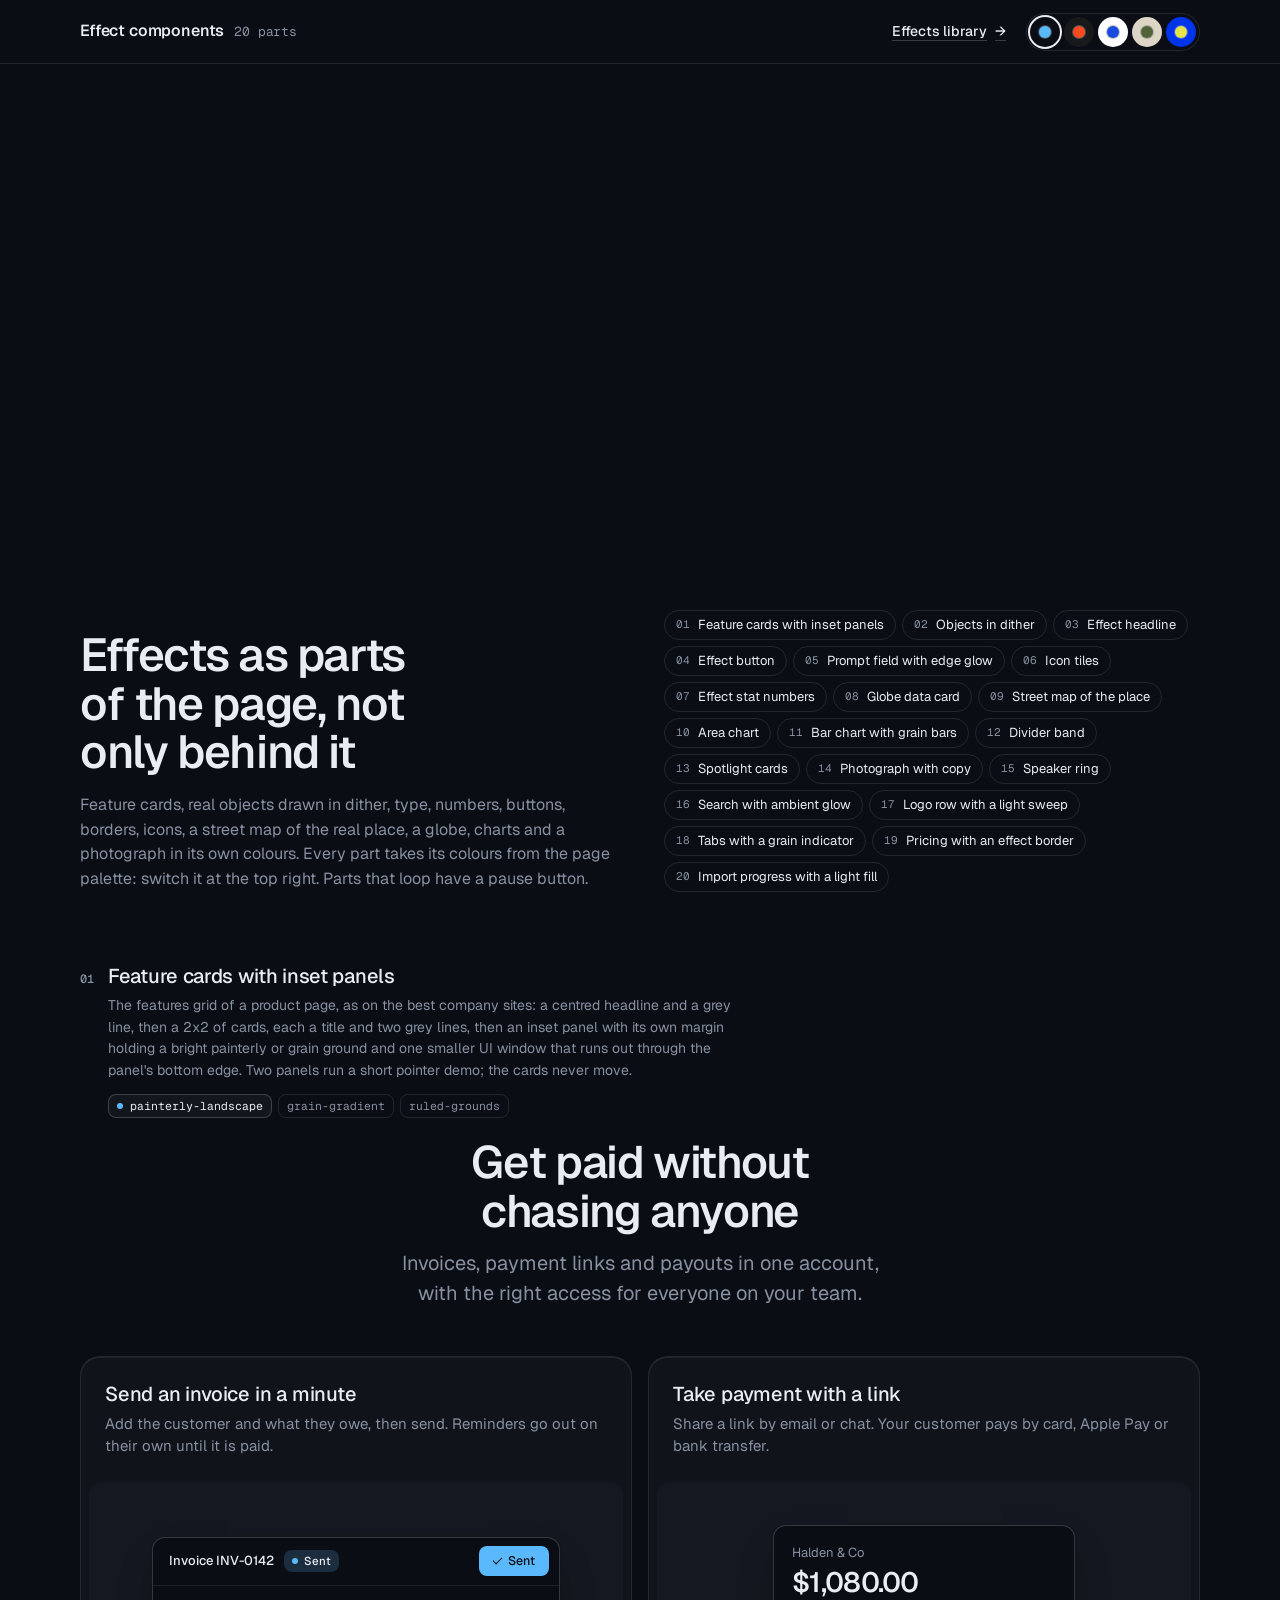
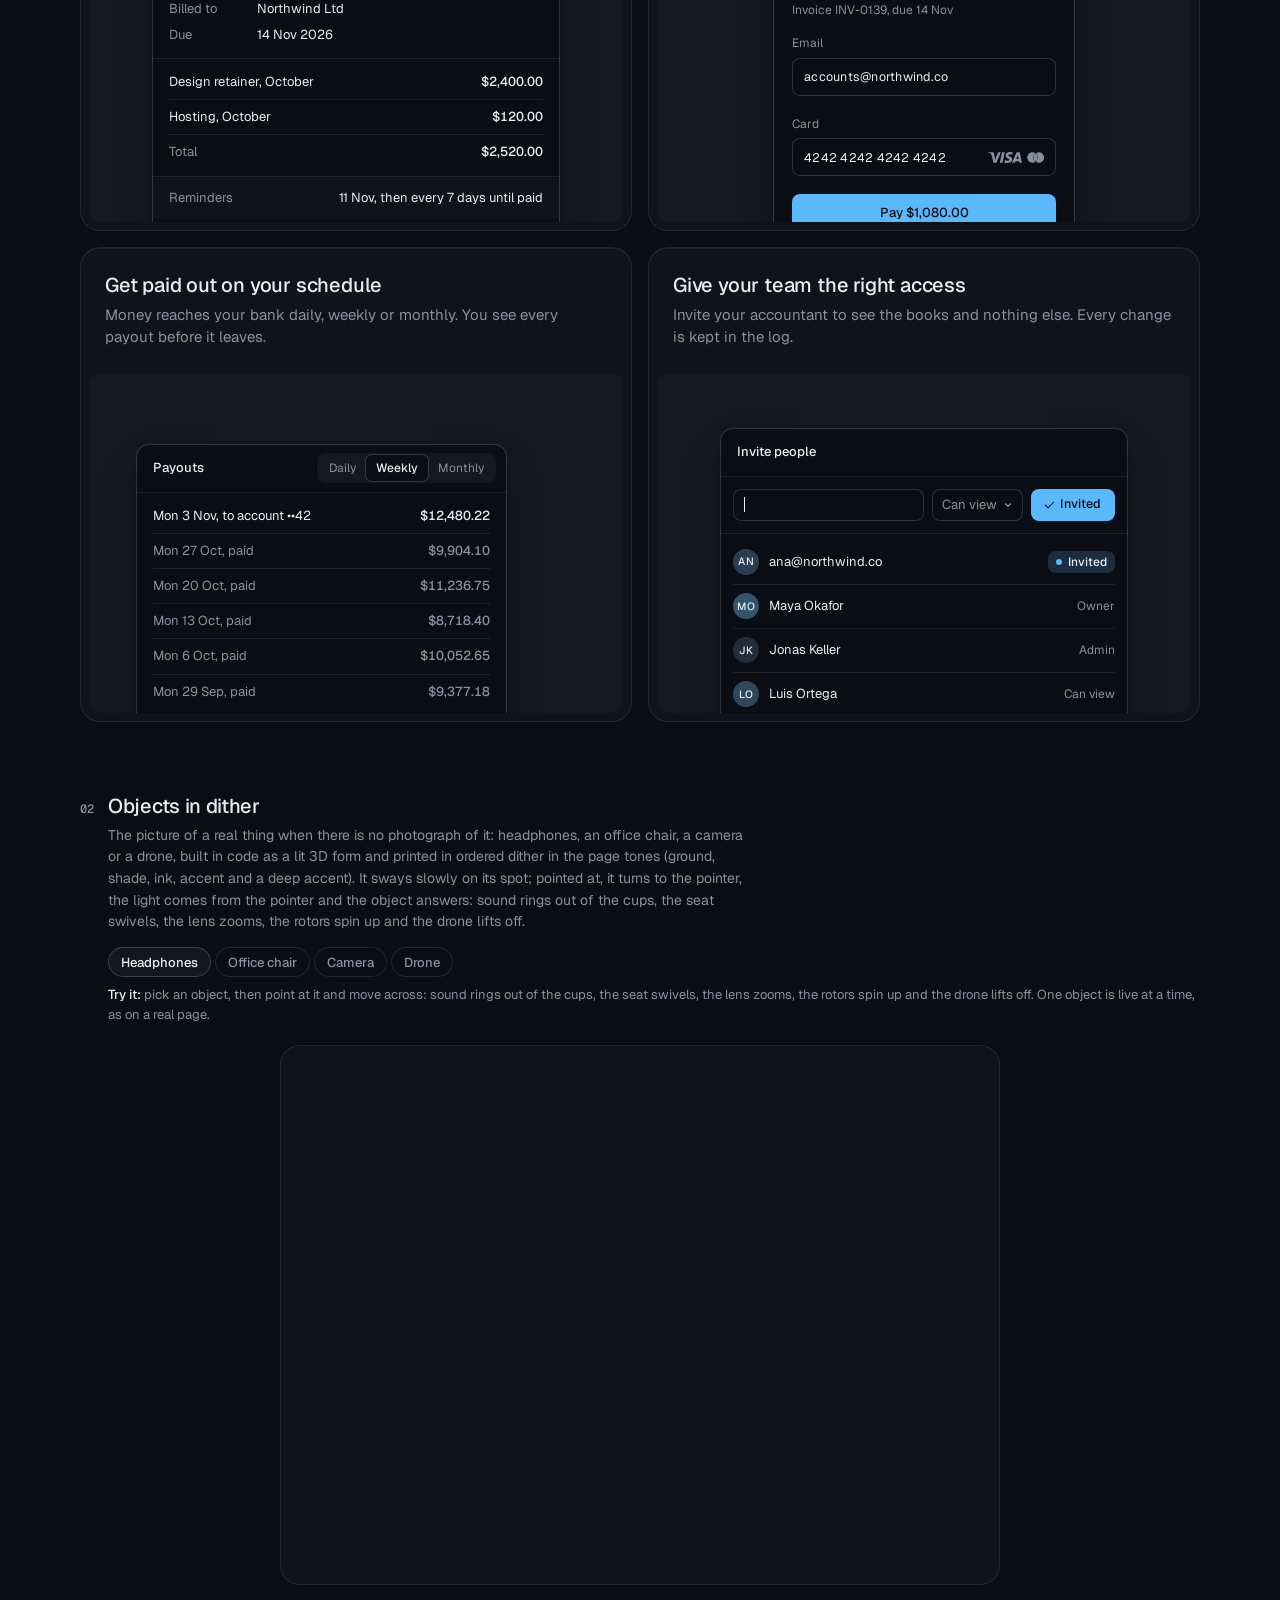
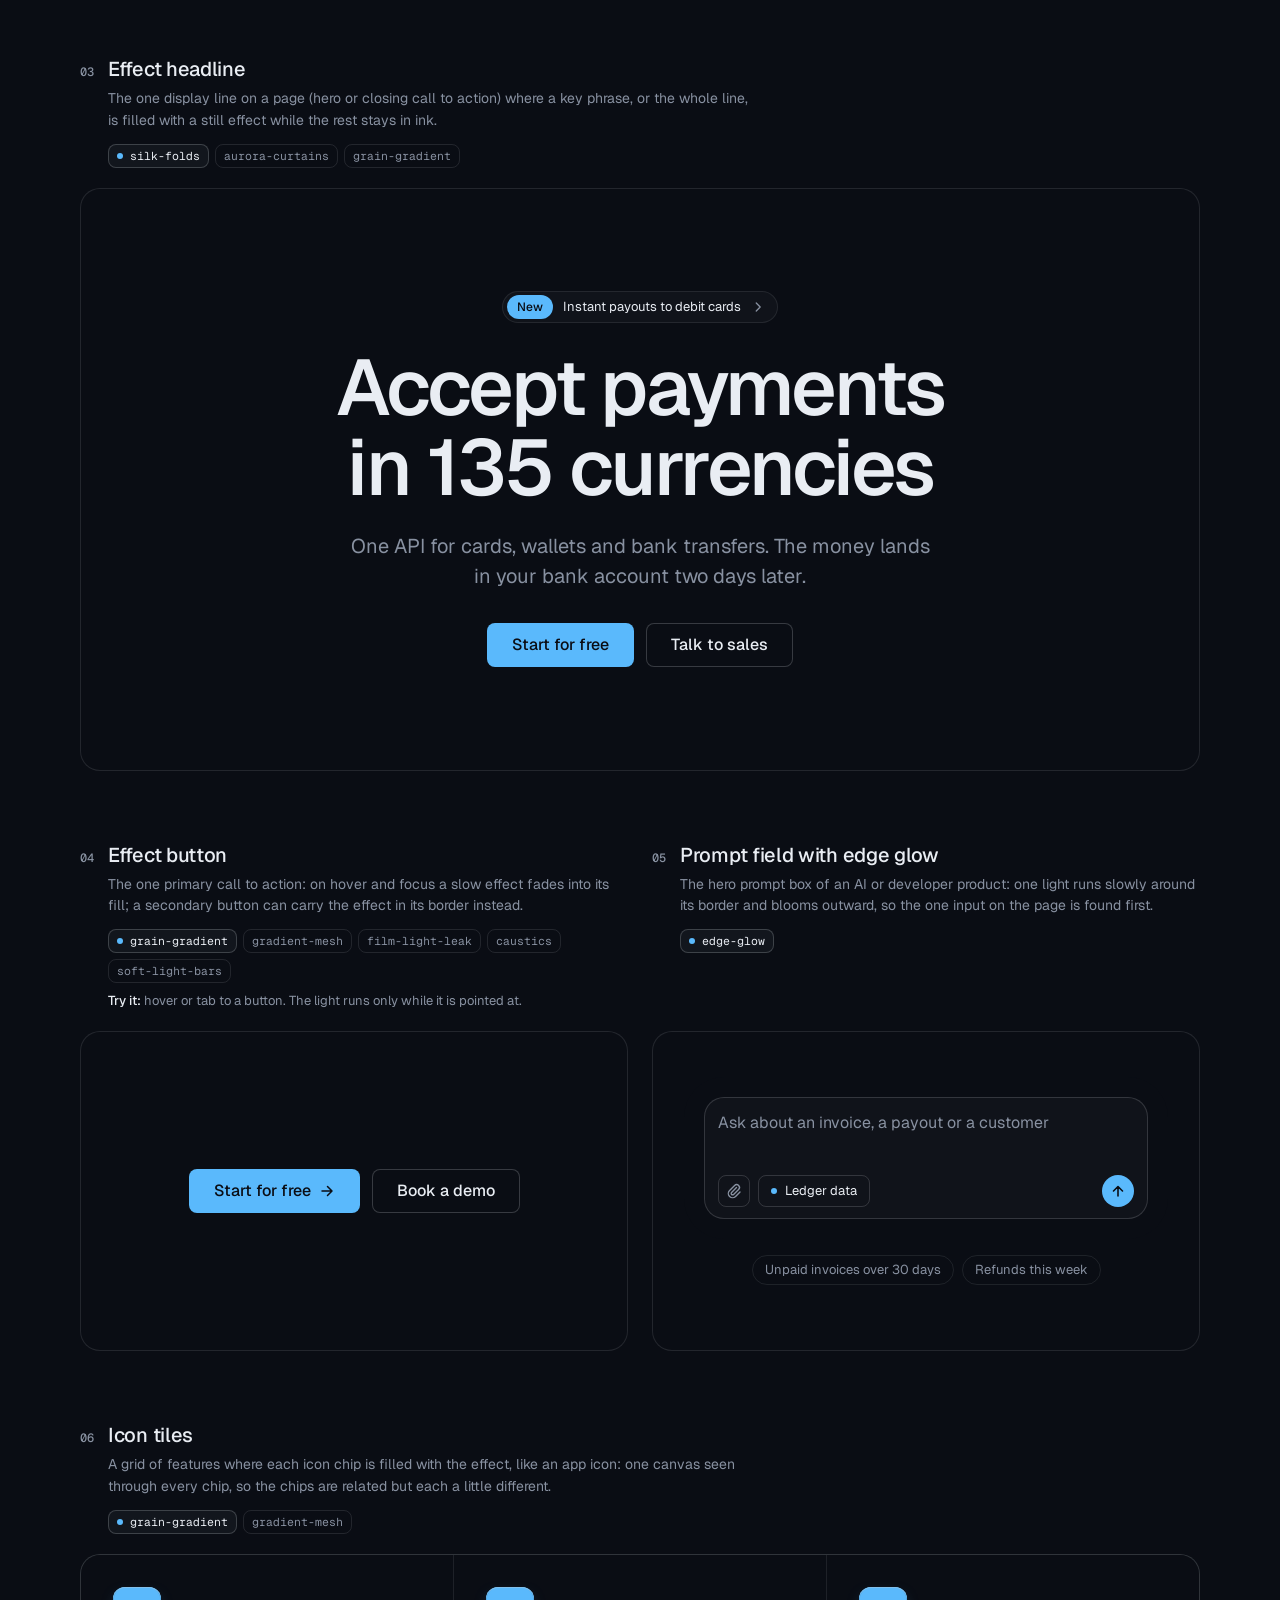
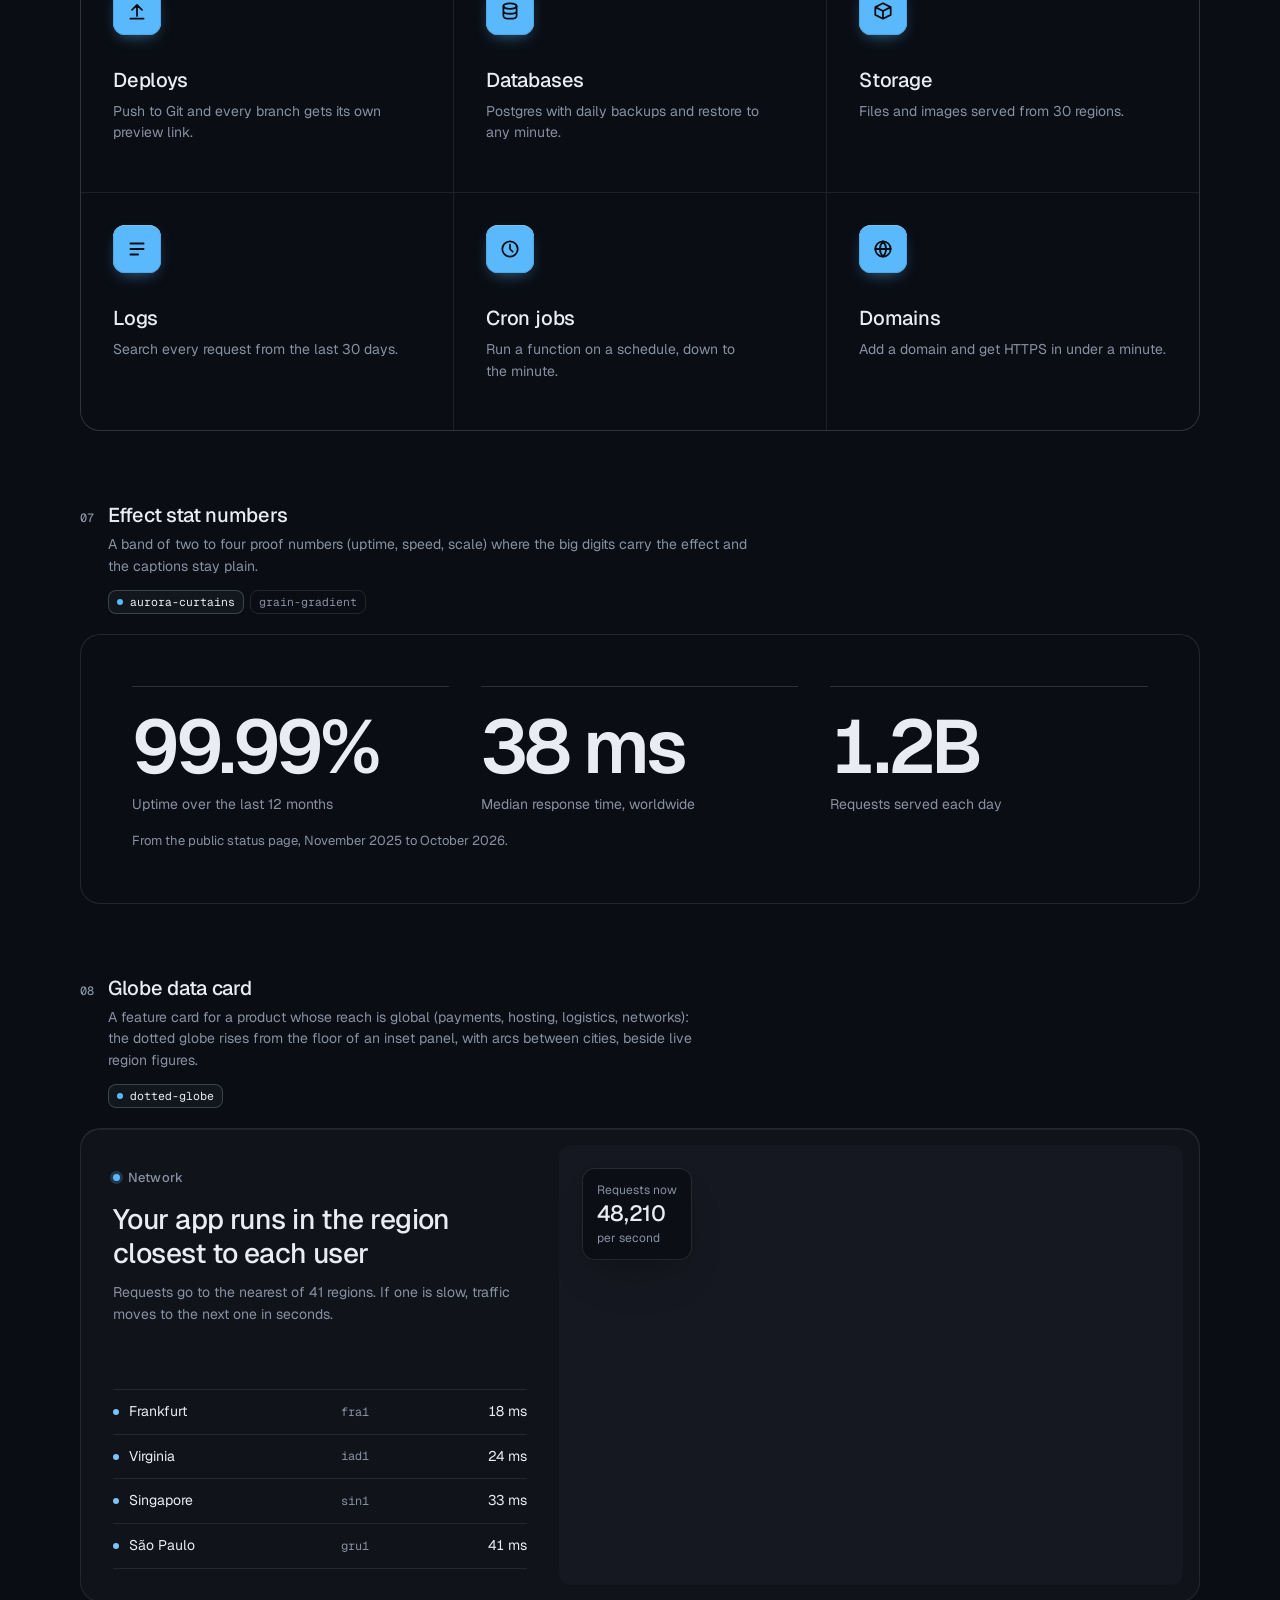
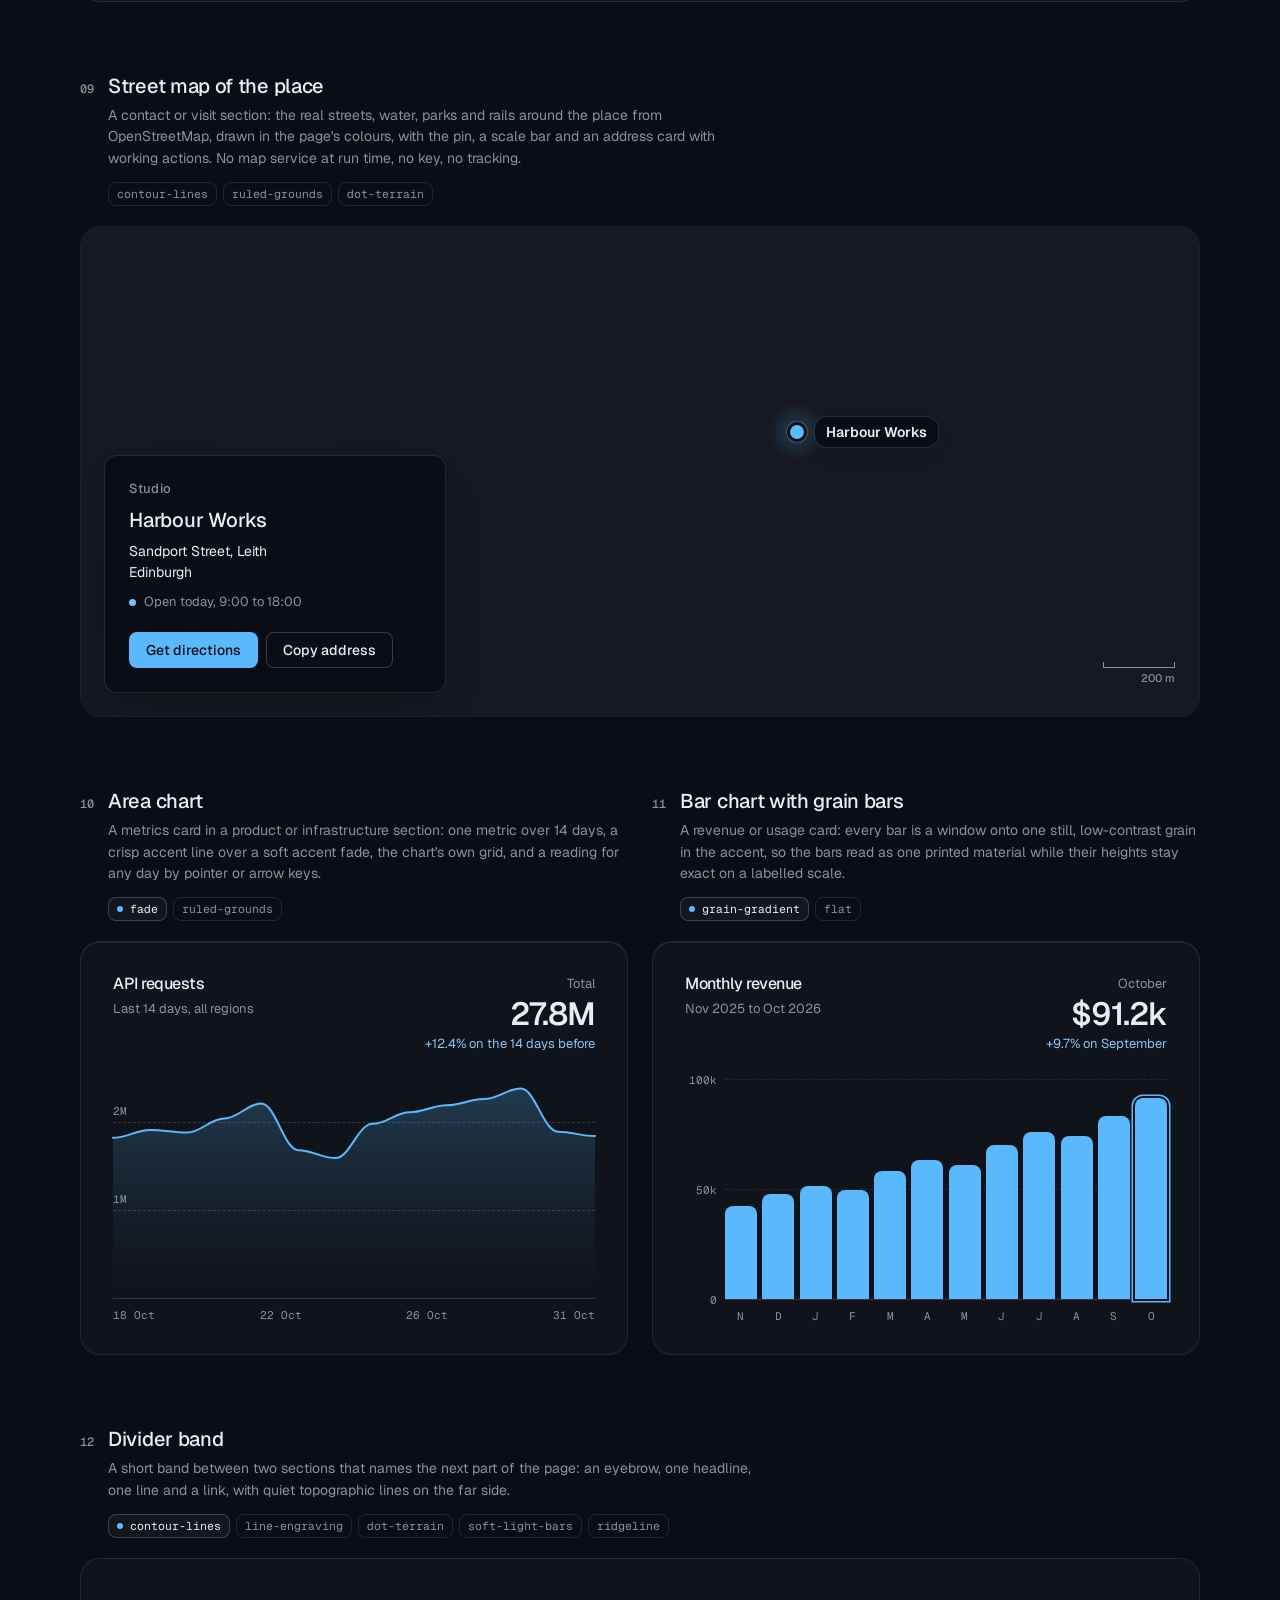
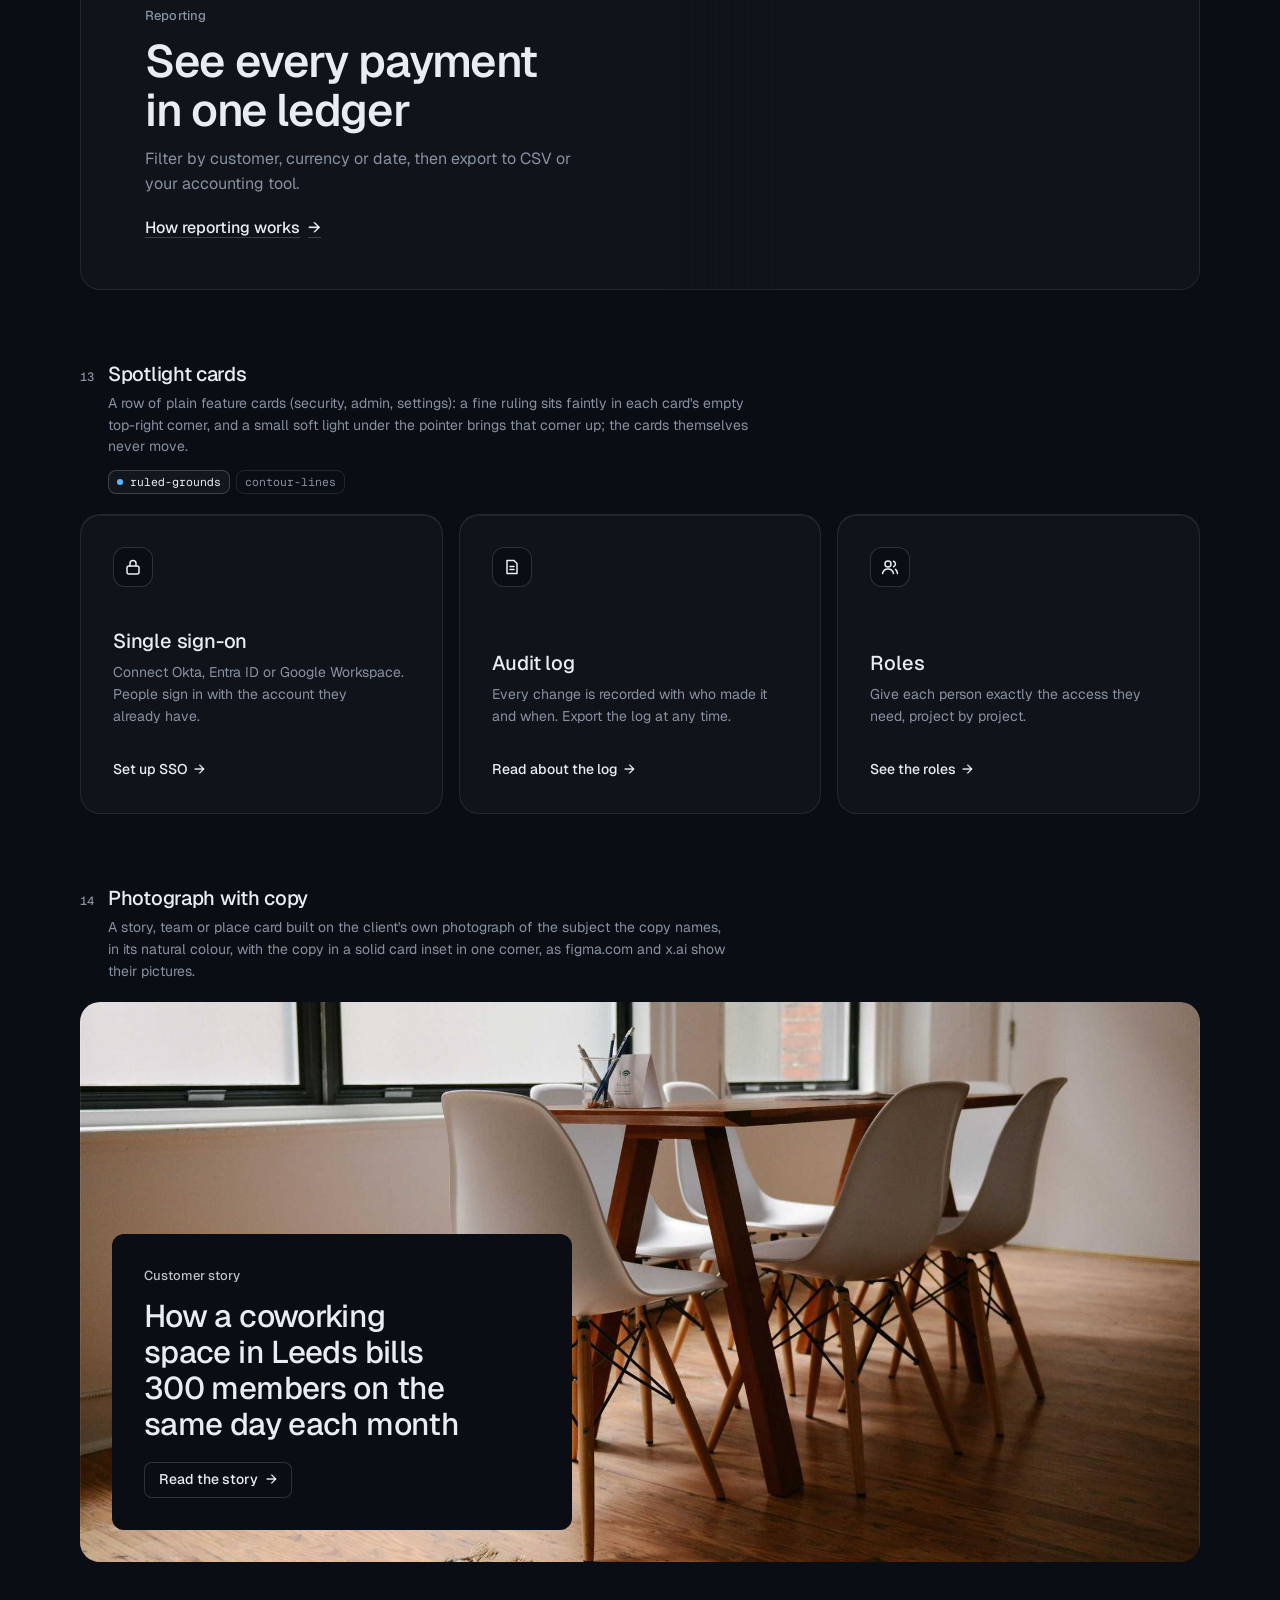
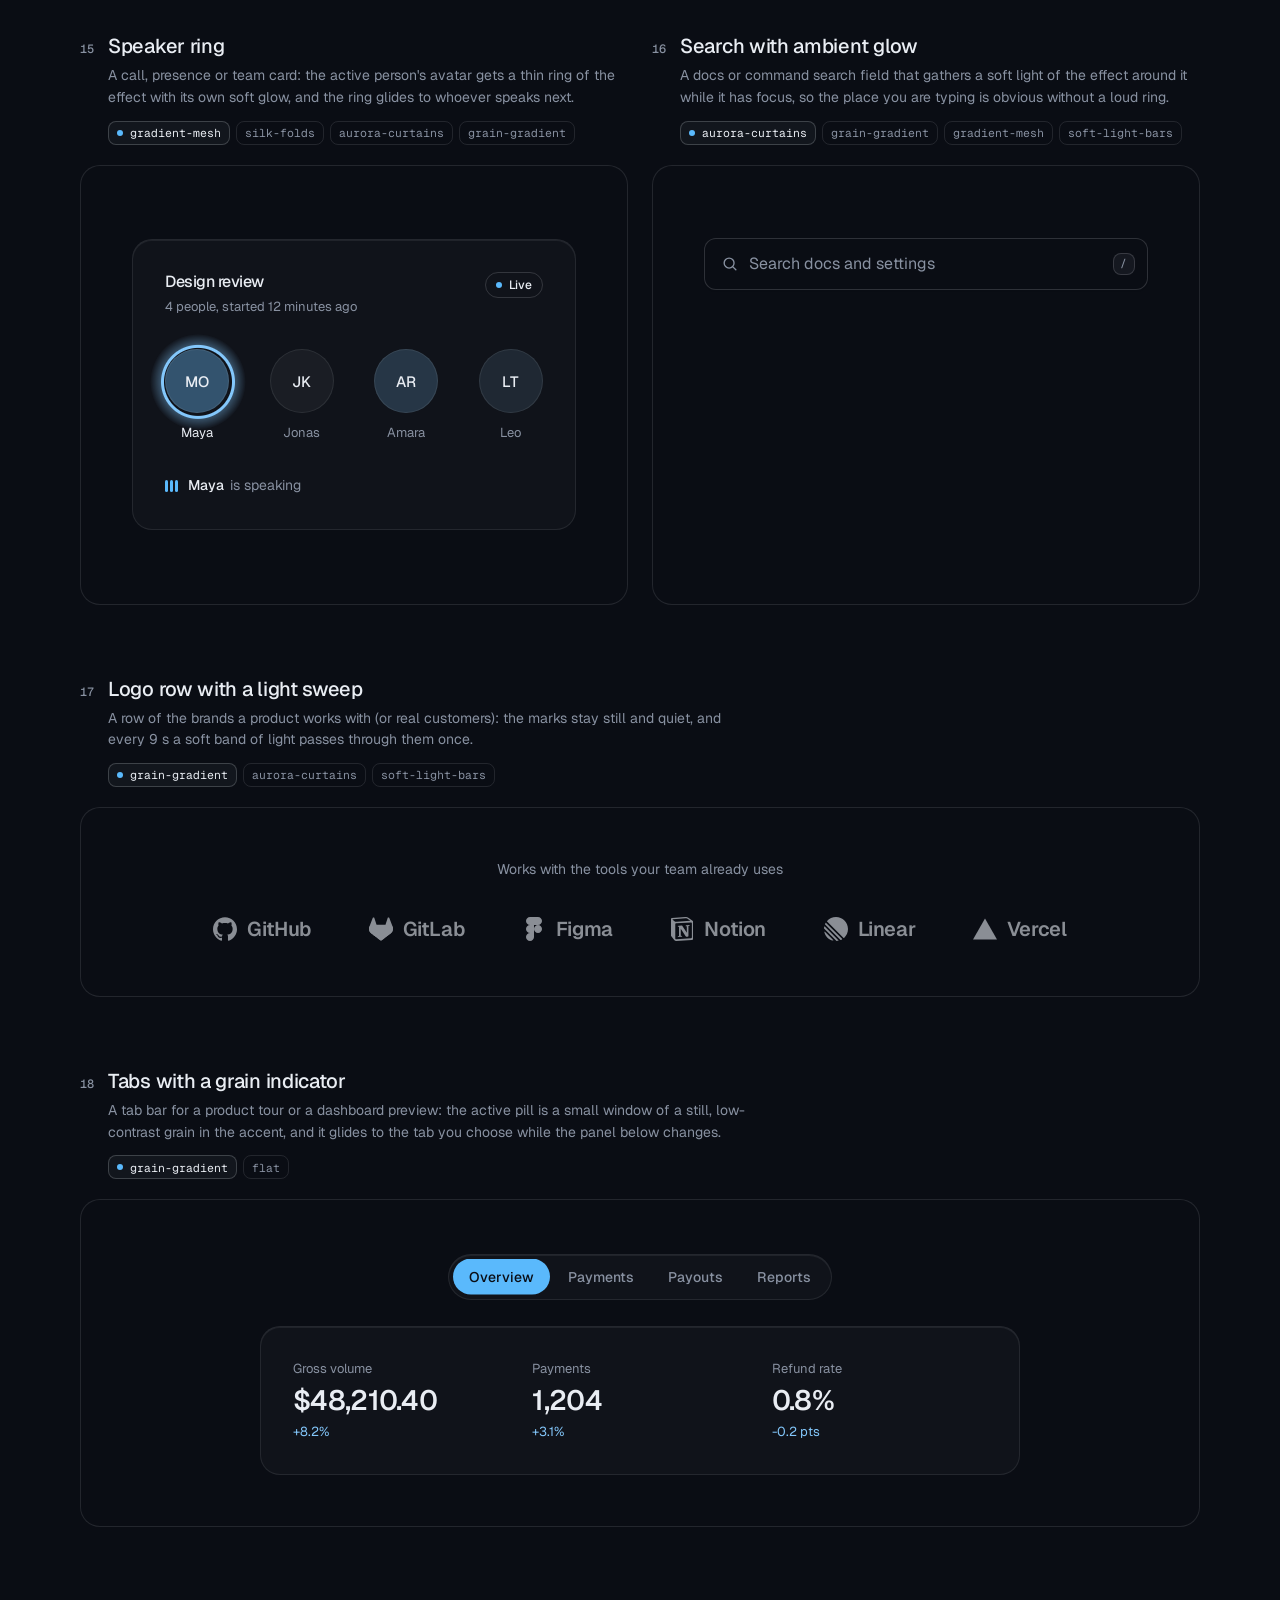
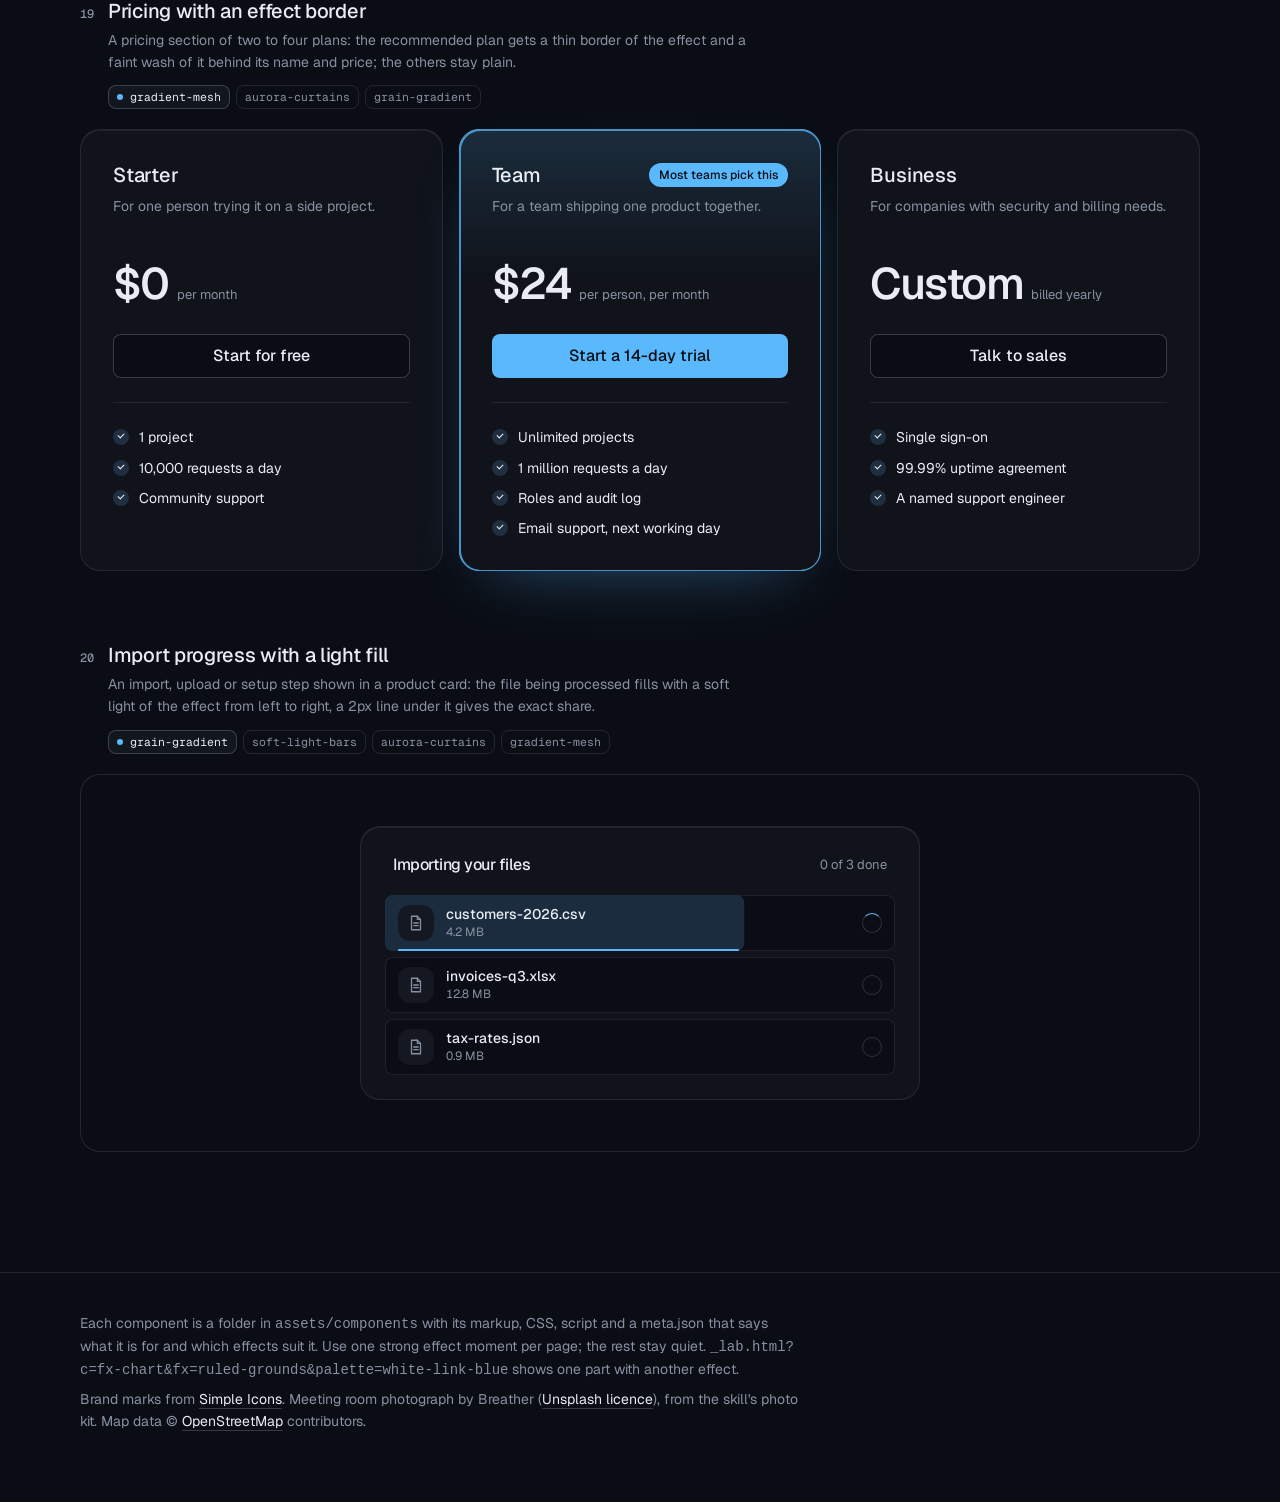
<file: assets/components/index.html>
<!doctype html>
<html lang="en" data-radius="soft">
<head>
<script>window.__tpGlMax = 16;   /* a gallery shows many live effects at once; a page of a site keeps the default 4 (fx.js) */</script>
<meta charset="utf-8">
<meta name="viewport" content="width=device-width, initial-scale=1">
<title>Effect components</title>
<link rel="preconnect" href="https://fonts.googleapis.com">
<link rel="preconnect" href="https://fonts.gstatic.com" crossorigin>
<link href="https://fonts.googleapis.com/css2?family=Geist:wght@100..900&family=Geist+Mono:wght@400..600&display=swap" rel="stylesheet">
<link rel="stylesheet" href="../system.css">
<link rel="stylesheet" href="./base.css">
<style>
  :root {
    --font-display: "Geist", system-ui, sans-serif;
    --font-text: "Geist", system-ui, sans-serif;
    --font-mono: "Geist Mono", ui-monospace, monospace;
    --display-weight: 560;
    --display-tracking: -0.03em;
    --container: 1200px;
  }
  body { min-height: 100vh; }
  .top {
    position: sticky; top: 0; z-index: 50; height: 64px; background: var(--bg);
    border-bottom: 1px solid var(--line);
  }
  .top .container { height: 100%; display: flex; align-items: center; justify-content: space-between; gap: 16px; }
  .brand { display: flex; align-items: center; gap: 10px; font-weight: 560; letter-spacing: -0.01em; }
  .brand small { font: 400 13px/1 var(--font-mono); color: var(--muted); }
  .top nav { display: flex; align-items: center; gap: 20px; }
  .top nav a.link { font-size: 14px; }
  .swatches { display: flex; gap: 4px; padding: 3px; border: 1px solid var(--line); border-radius: 999px; background: var(--bg); }
  .swatches button {
    width: 30px; height: 30px; border-radius: 999px; border: 0; padding: 0; cursor: pointer; position: relative;
    background: var(--sw-bg);
  }
  .swatches button::after {
    content: ""; position: absolute; inset: 9px; border-radius: 999px; background: var(--sw-accent);
    box-shadow: 0 0 0 1px color-mix(in oklab, var(--sw-ink) 25%, transparent);
  }
  .swatches button[aria-pressed="true"] { box-shadow: 0 0 0 2px var(--ink); }
  .swatches button:focus-visible { outline-offset: 3px; }

  .intro { padding-block: 64px 40px; display: grid; grid-template-columns: minmax(0, 6fr) minmax(0, 6fr); gap: 48px; align-items: end; }
  .intro h1 { font-size: clamp(34px, 2.2vw + 18px, 52px); line-height: 1.05; max-width: 15ch; }
  .intro p { margin-top: 16px; color: var(--muted); font-size: var(--t-body); line-height: 1.55; max-width: 52ch; }
  .index { display: flex; flex-wrap: wrap; gap: 6px; justify-content: flex-start; }
  @media (max-width: 1023px) { .intro { grid-template-columns: minmax(0, 1fr); gap: 28px; } }
  .index a {
    display: inline-flex; align-items: center; gap: 8px; height: 30px; padding: 0 11px; border-radius: 999px;
    border: 1px solid var(--line); font-size: 13px; color: var(--ink);
    transition: border-color var(--dur) var(--ease), background-color var(--dur) var(--ease);
  }
  .index a span { font-family: var(--font-mono); font-size: 11px; color: var(--muted); }
  .index a:hover { border-color: var(--line-strong); background: color-mix(in oklab, var(--ink) 4%, var(--bg)); }

  /* every part spans two rows of the list (its notes, its stage) as a subgrid, so the two parts of a
     half-width pair share one notes height and one stage height: their stages start and end level */
  .list { display: grid; grid-template-columns: repeat(2, minmax(0, 1fr)); column-gap: 24px; row-gap: 0; padding-bottom: 120px; }
  .sc { grid-column: 1 / -1; grid-row: span 2; display: grid; grid-template-rows: subgrid; row-gap: 20px; min-width: 0; scroll-margin-top: 88px; padding-top: 72px; }
  .sc:first-child { padding-top: 0; }
  .sc.is-half { grid-column: auto; }
  .sc.is-half .sc__stage:not(.is-center) { display: grid; }
  .sc__meta { display: grid; grid-template-columns: auto 1fr; column-gap: 14px; row-gap: 6px; align-items: baseline; align-content: start; }
  .sc__note { grid-column: 2; margin: 2px 0 0; font-size: 13px; color: var(--muted); }
  .sc__note::before { content: "Try it: "; color: var(--ink); font-weight: 500; }
  .sc__no { font: 500 12px/1 var(--font-mono); color: var(--muted); padding-top: 2px; }
  .sc__name { font: 500 20px/1.25 var(--font-text); letter-spacing: -0.015em; margin: 0; }
  .sc__for { grid-column: 2; color: var(--muted); font-size: 14px; line-height: 1.55; max-width: 72ch; margin: 0; }
  .sc__fx { grid-column: 2; display: flex; flex-wrap: wrap; gap: 6px; margin-top: 6px; }
  .sc__fx li {
    font: 400 11.5px/1 var(--font-mono); color: var(--muted); height: 24px; display: inline-flex; align-items: center;
    padding: 0 8px; border-radius: var(--r-sm); border: 1px solid var(--line);
  }
  .sc__fx li.is-on { color: var(--ink); border-color: var(--line-strong); background: color-mix(in oklab, var(--ink) 5%, var(--bg)); }
  .sc__fx li.is-on::before { content: ""; width: 6px; height: 6px; border-radius: 99px; background: var(--accent); margin-right: 7px; }
  .sc__stage {
    position: relative; min-width: 0; border: 1px solid var(--line); border-radius: var(--r-lg);
    padding: clamp(20px, 4vw, 56px); background: var(--bg);
  }
  .sc__stage.is-tall { padding-block: clamp(56px, 8vw, 120px); }
  .sc__stage.is-flush { padding: 0; border: 0; }
  .sc__stage.is-center { display: grid; place-items: center; min-height: 320px; }
  /* one object, at a size a page would give it */
  #fx-dither-object .sc__stage { display: grid; justify-items: center; }
  #fx-dither-object .cx-obj { width: min(100%, 720px); }
  .sc__pick { grid-column: 2; display: flex; flex-wrap: wrap; gap: 4px; margin-top: 8px; }
  .sc__pick button {
    height: 30px; padding: 0 12px; border-radius: 999px; border: 1px solid var(--line); background: var(--bg);
    font: 500 13px/1 var(--font-text); color: var(--muted); cursor: pointer;
  }
  .sc__pick button:hover { color: var(--ink); border-color: var(--line-strong); }
  .sc__pick button[aria-pressed="true"] { color: var(--ink); border-color: var(--line-strong); background: color-mix(in oklab, var(--ink) 6%, var(--bg)); }
  /* the search list opens below its field: leave it room inside the frame */
  #fx-search .sc__stage { min-height: 440px; place-items: start center; padding-top: 72px; }
  .sc__stage:empty::after { content: "Loading"; color: var(--muted); font-size: 13px; }

  .foot { border-top: 1px solid var(--line); padding: 40px 0 64px; color: var(--muted); font-size: 14px; }
  .foot p { max-width: 80ch; margin: 0 0 8px; }
  .foot a { color: var(--ink); text-decoration: underline; text-decoration-color: var(--line-strong); text-underline-offset: 4px; }

  @media (max-width: 899px) {
    .list { grid-template-columns: minmax(0, 1fr); }
    .sc.is-half { grid-column: 1 / -1; }
    .top nav a.link { display: none; }
  }
  @media (max-width: 639px) {
    .intro { padding-block: 48px 32px; }
    .sc { padding-top: 48px; }
    .sc__meta { grid-template-columns: 1fr; }
    .sc__no { display: none; }
    .sc__for, .sc__fx, .sc__note, .sc__pick { grid-column: 1; }
    .sc__stage.is-center { min-height: 240px; }
    .brand small { display: none; }
  }
</style>
</head>
<body>
<header class="top">
  <div class="container">
    <div class="brand">Effect components <small id="count"></small></div>
    <nav aria-label="Palette and links">
      <a class="link" href="../effects/gallery.html">Effects library</a>
      <div class="swatches" id="swatches" role="group" aria-label="Page palette"></div>
    </nav>
  </div>
</header>

<main>
  <section class="intro container">
    <div>
      <h1>Effects as parts of the page, not only behind it</h1>
      <p id="lede">Feature cards, real objects drawn in dither, type, numbers, buttons, borders, icons, a street map of the real place, a globe, charts and a photograph in its own colours. Every part takes its colours from the page palette: switch it at the top right. Parts that loop have a pause button.</p>
    </div>
    <nav class="index" id="index" aria-label="Components"></nav>
  </section>
  <div class="container list" id="list"></div>
</main>

<footer class="foot">
  <div class="container">
    <p>Each component is a folder in <code>assets/components</code> with its markup, CSS, script and a meta.json that says what it is for and which effects suit it. Use one strong effect moment per page; the rest stay quiet. <code>_lab.html?c=fx-chart&amp;fx=ruled-grounds&amp;palette=white-link-blue</code> shows one part with another effect.</p>
    <p>Brand marks from <a href="https://simpleicons.org/">Simple Icons</a>. Meeting room photograph by Breather (<a href="https://unsplash.com/photos/DEdM9Vs6s8w">Unsplash licence</a>), from the skill's photo kit. Map data © <a href="https://www.openstreetmap.org/copyright">OpenStreetMap</a> contributors.</p>
  </div>
</footer>

<script type="module">
  import fx from '../effects/fx.js';

  // component id, layout and stage style, in page order
  const COMPONENTS = [
    { id: 'fx-feature-card', stage: 'is-flush' },
    { id: 'fx-dither-object', stage: 'is-flush', note: 'pick an object, then point at it and move across: sound rings out of the cups, the seat swivels, the lens zooms, the rotors spin up and the drone lifts off. One object is live at a time, as on a real page.' },
    { id: 'fx-headline', stage: 'is-tall' },
    { id: 'fx-button', half: true, stage: 'is-center', note: 'hover or tab to a button. The light runs only while it is pointed at.' },
    { id: 'fx-prompt', half: true, stage: 'is-center' },
    { id: 'fx-icon-tiles', stage: 'is-flush' },
    { id: 'fx-stat' },
    { id: 'fx-globe', stage: 'is-flush' },
    { id: 'fx-map', stage: 'is-flush' },
    { id: 'fx-chart', half: true, stage: 'is-flush' },
    { id: 'fx-bars', half: true, stage: 'is-flush' },
    { id: 'fx-band', stage: 'is-flush' },
    { id: 'fx-spotlight', stage: 'is-flush' },
    { id: 'fx-photo', stage: 'is-flush' },
    { id: 'fx-avatar', half: true, stage: 'is-center' },
    { id: 'fx-search', half: true, stage: 'is-center' },
    { id: 'fx-logos' },
    { id: 'fx-tabs' },
    { id: 'fx-pricing', stage: 'is-flush' },
    { id: 'fx-progress', stage: 'is-center' },
  ];

  const PALETTES = [
    { id: 'blue-black-cornflower', name: 'Night, cornflower', bg: '#0a0d14', surface: '#131824', ink: '#e9edf3', muted: '#8891a1', accent: '#5ab9fc', accentInk: '#0a0d14' },
    { id: 'graphite-safety-orange', name: 'Graphite, orange', bg: '#18191b', surface: '#222427', ink: '#eff0f1', muted: '#9c9ea3', accent: '#ff4a1f', accentInk: '#18191b' },
    { id: 'white-link-blue', name: 'White, blue', bg: '#ffffff', surface: '#f4f4f4', ink: '#111111', muted: '#6b6b6b', accent: '#1a4be0', accentInk: '#ffffff' },
    { id: 'moss-sand', name: 'Sand, moss', bg: '#ddd6c6', surface: '#d2cab8', ink: '#2a2a26', muted: '#59574e', accent: '#4f6238', accentInk: '#ffffff' },
    { id: 'cobalt-field', name: 'Cobalt field', bg: '#0034eb', surface: '#002fd6', ink: '#ffffff', muted: '#dfe4f2', accent: '#e9e34a', accentInk: '#111111' },
  ];

  const q = new URLSearchParams(location.search);
  if (q.has('time')) fx.setClock(+q.get('time'));
  if (q.has('fallback')) fx.config.forceFallback = true;
  const only = q.get('only') ? q.get('only').split(',') : null;
  const list = document.getElementById('list');
  const index = document.getElementById('index');
  const swatches = document.getElementById('swatches');

  /*
    The budget: a laptop's integrated GPU shares its memory with everything else, so this page never
    holds more than 4 live WebGL contexts. A part is started when it comes near the viewport and
    destroyed when it leaves it; still parts draw once and free their context; fx.js frees any idle
    off-screen context past 4. liveGL() counts the contexts that are open right now.
  */
  fx.config.maxLive = 4;
  const contexts = new Set();
  let peakGL = 0;
  const getContext = HTMLCanvasElement.prototype.getContext;
  HTMLCanvasElement.prototype.getContext = function (type, ...rest) {
    const c = getContext.call(this, type, ...rest);
    if (c && /webgl/i.test(type) && !contexts.has(c)) { contexts.add(c); peakGL = Math.max(peakGL, liveGL()); }
    return c;
  };
  function liveGL() {
    for (const c of contexts) if (c.isContextLost()) contexts.delete(c);
    return contexts.size;
  }

  // the dither object: one live at a time, switched here (a real page shows one object)
  const OBJECTS = {
    headphones: ['Headphones', 'Over-ear, wireless'],
    chair: ['Office chair', 'Swivel seat on five castors'],
    camera: ['Camera', 'Mirrorless, with a zoom lens'],
    drone: ['Drone', 'Four rotors and a camera'],
  };
  let object = OBJECTS[q.get('object')] ? q.get('object') : 'headphones';
  // print (ordered dither, the default) or studio (a smooth shaded render: no picker until it is anti-aliased; ?render=studio)
  let render = q.get('render') === 'studio' ? 'studio' : 'print';

  function applyPalette(p) {
    const c = fx.color;
    const action = c.contrast(p.accent, p.bg) >= 2.2 ? p.accent : p.ink;
    const actionInk = action === p.accent ? p.accentInk : p.bg;
    const s = document.documentElement.style;
    const set = (k, v) => s.setProperty(k, v);
    set('--p-bg', p.bg); set('--p-surface', p.surface); set('--p-ink', p.ink); set('--p-muted', p.muted);
    set('--p-accent', p.accent); set('--p-accent-ink', p.accentInk); set('--p-action', action); set('--p-action-ink', actionInk);
    document.documentElement.style.colorScheme = c.isDark(p.bg) ? 'dark' : 'light';
    for (const b of swatches.children) b.setAttribute('aria-pressed', String(b.dataset.id === p.id));
  }

  async function load(entry) {
    const base = `./${entry.id}/`;
    const [meta, html, mod] = await Promise.all([
      fetch(base + 'meta.json').then(r => (r.ok ? r.json() : null)),
      fetch(base + 'component.html').then(r => (r.ok ? r.text() : null)),
      import(base + 'component.js').catch(err => { console.warn(entry.id, err); return null; }),
    ]).catch(() => [null, null, null]);
    if (!meta || !html || !mod) return null;
    const link = document.createElement('link');
    link.rel = 'stylesheet';
    link.href = base + 'component.css';
    document.head.append(link);
    await new Promise(r => { link.onload = link.onerror = r; });
    return { ...entry, meta, html, mod };
  }

  function section(e, n) {
    const s = document.createElement('section');
    s.className = 'sc' + (e.half ? ' is-half' : '');
    s.id = e.id;
    const fxList = (e.meta.effects || []).map(id => `<li class="${id === e.meta.default ? 'is-on' : ''}">${id}</li>`).join('');
    const pick = e.id === 'fx-dither-object'
      ? `<div class="sc__pick" role="group" aria-label="Object">${Object.keys(OBJECTS).map(k => `<button type="button" data-object="${k}" aria-pressed="${k === object}">${OBJECTS[k][0]}</button>`).join('')}</div>`
      : '';
    s.innerHTML = `
      <div class="sc__meta">
        <span class="sc__no">${String(n).padStart(2, '0')}</span>
        <h2 class="sc__name">${e.meta.name}</h2>
        <p class="sc__for">${e.meta.for}</p>
        ${fxList ? `<ul class="sc__fx" aria-label="Effects that suit it">${fxList}</ul>` : ''}
        ${pick}
        ${e.note ? `<p class="sc__note">${e.note}</p>` : ''}
      </div>
      <div class="sc__stage ${e.stage || ''}"></div>`;
    return s;
  }

  // the markup is placed at once (the page keeps its full height); the scripts run only near the viewport
  function markup(e) {
    const stage = e.section.querySelector('.sc__stage');
    stage.innerHTML = e.html;
    if (e.id === 'fx-dither-object') {
      const fig = stage.querySelector('.cx-obj');
      fig.dataset.cxObject = object;
      if (render === 'studio') fig.dataset.cxRender = 'studio'; else delete fig.dataset.cxRender;
      fig.querySelector('.cx-obj__stage').removeAttribute('aria-label');
    }
    return stage;
  }
  function start(e) {
    if (e.ctrl) return;
    const stage = markup(e);
    try { e.ctrl = e.mod.default(stage.firstElementChild || stage) || { destroy() {} }; } catch (err) { console.error(e.id, err); e.ctrl = { destroy() {} }; }
  }
  function stop(e) {
    if (!e.ctrl) return;
    try { e.ctrl.destroy?.(); } catch (err) { console.warn(e.id, err); }
    fx.unmountAll(e.section);
    e.ctrl = null;
  }

  function setPalette(p, entries) {
    entries.forEach(stop);
    applyPalette(p);
    try { localStorage.setItem('cx-palette', p.id); } catch (_) {}
    requestAnimationFrame(() => entries.forEach(e => (e.near ? start(e) : markup(e))));
  }

  let saved = null;
  try { saved = localStorage.getItem('cx-palette'); } catch (_) {}
  const first = PALETTES.find(p => p.id === q.get('palette')) || PALETTES.find(p => p.id === saved) || PALETTES[0];
  for (const p of PALETTES) {
    const b = document.createElement('button');
    b.type = 'button';
    b.dataset.id = p.id;
    b.title = p.name;
    b.setAttribute('aria-label', p.name);
    b.style.setProperty('--sw-bg', p.bg);
    b.style.setProperty('--sw-accent', p.accent);
    b.style.setProperty('--sw-ink', p.ink);
    swatches.append(b);
  }
  applyPalette(first);

  const wanted = COMPONENTS.filter(c => !only || only.includes(c.id));
  const entries = (await Promise.all(wanted.map(load))).filter(Boolean);
  document.getElementById('count').textContent = `${entries.length} parts`;
  entries.forEach((e, i) => {
    e.section = section(e, i + 1);
    list.append(e.section);
    markup(e);
    const a = document.createElement('a');
    a.href = '#' + e.id;
    a.innerHTML = `<span>${String(i + 1).padStart(2, '0')}</span>${e.meta.name}`;
    index.append(a);
  });
  await document.fonts.ready;
  const near = new IntersectionObserver(seen => {
    for (const en of seen) {
      const e = entries.find(x => x.section === en.target);
      if (!e) continue;
      e.near = en.isIntersecting;
      if (e.near) start(e); else stop(e);
    }
  }, { rootMargin: '10% 0px' });
  entries.forEach(e => near.observe(e.section));
  setTimeout(() => { document.documentElement.dataset.ready = '1'; }, 1500);

  swatches.addEventListener('click', ev => {
    const b = ev.target.closest('button');
    if (!b) return;
    const p = PALETTES.find(x => x.id === b.dataset.id);
    if (p) setPalette(p, entries);
  });
  list.addEventListener('click', ev => {
    const b = ev.target.closest('[data-object], [data-render]');
    if (!b || !(OBJECTS[b.dataset.object] || b.dataset.render)) return;
    if (b.dataset.render) render = b.dataset.render; else object = b.dataset.object;
    b.parentElement.querySelectorAll('button').forEach(x => x.setAttribute('aria-pressed', String(x === b)));
    const e = entries.find(x => x.id === 'fx-dither-object');
    stop(e);
    if (e.near) start(e); else markup(e);
  });
  window.__cx = {
    entries,
    setPalette: id => setPalette(PALETTES.find(p => p.id === id), entries),
    setObject: k => list.querySelector(`[data-object="${k}"]`)?.click(),
    gl: () => ({ live: liveGL(), peak: peakGL, started: entries.filter(e => e.ctrl).map(e => e.id) }),
  };
</script>

</body>
</html>
</file>
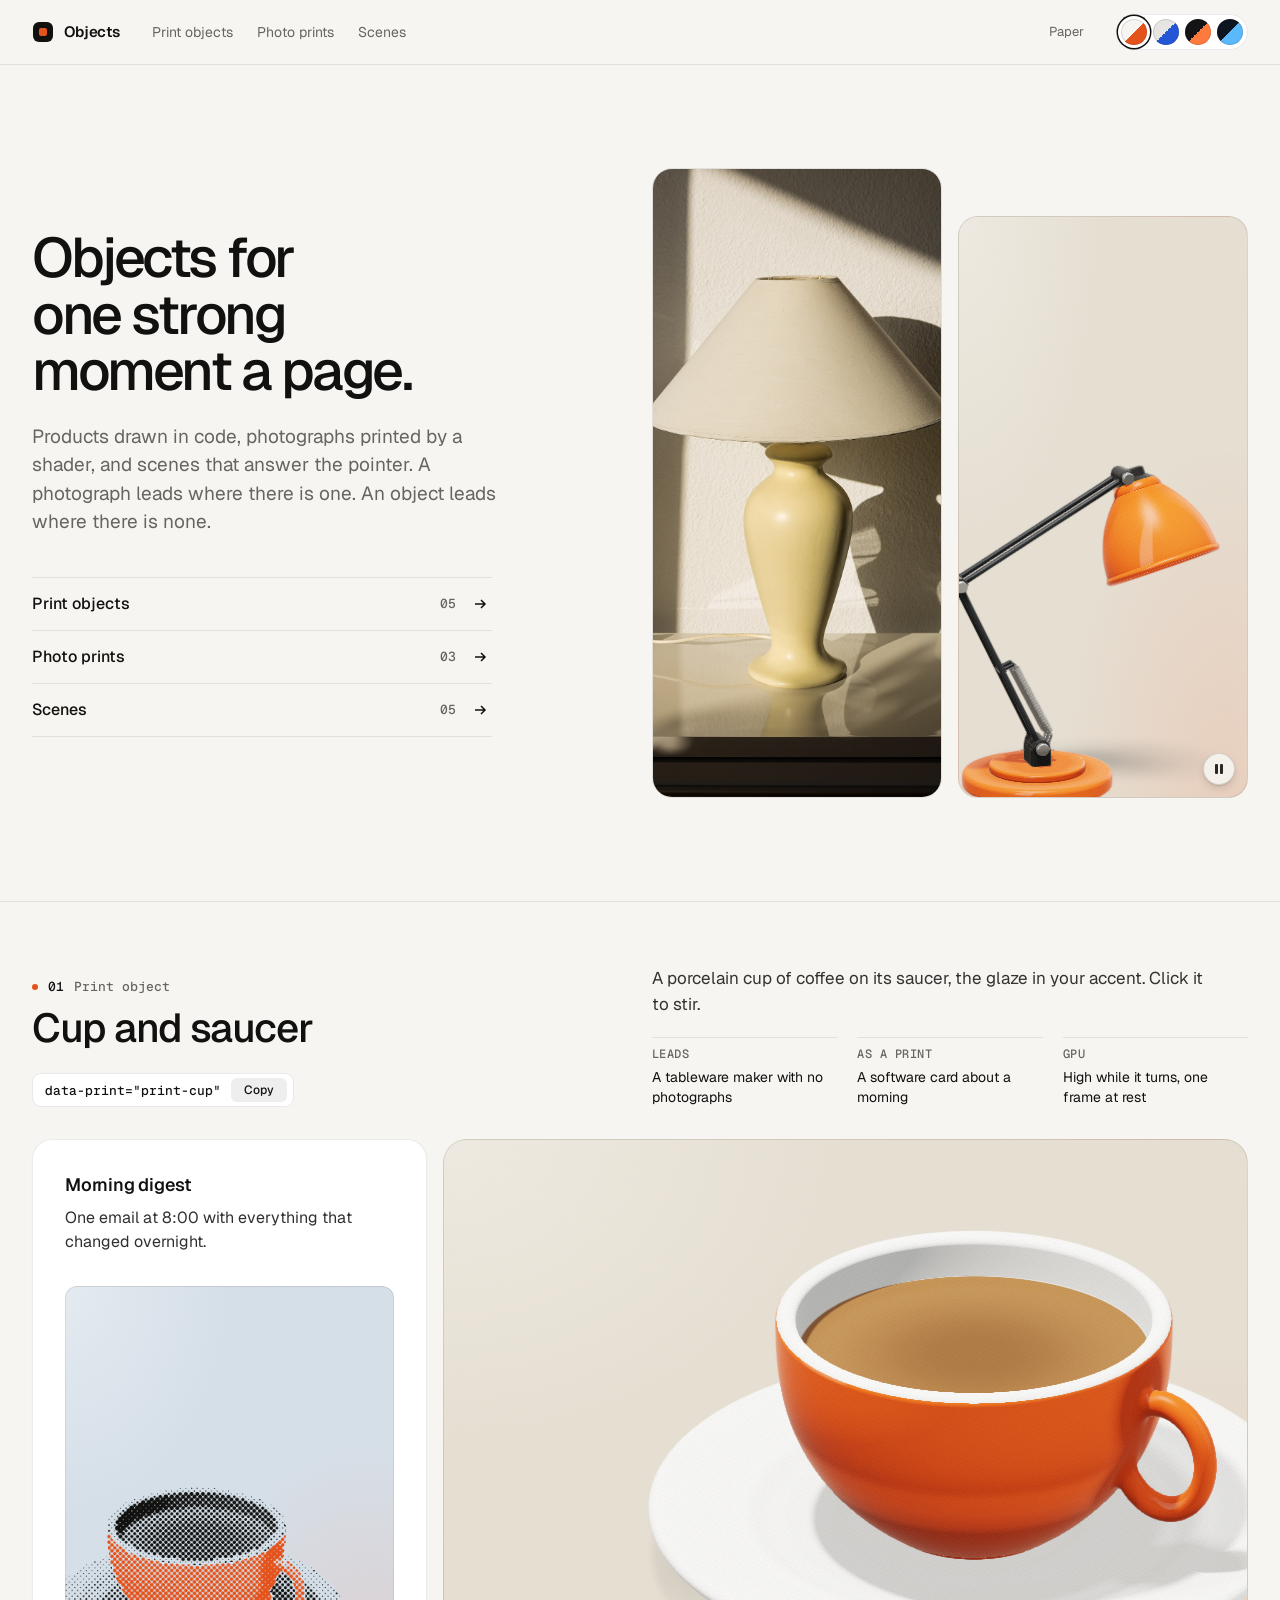
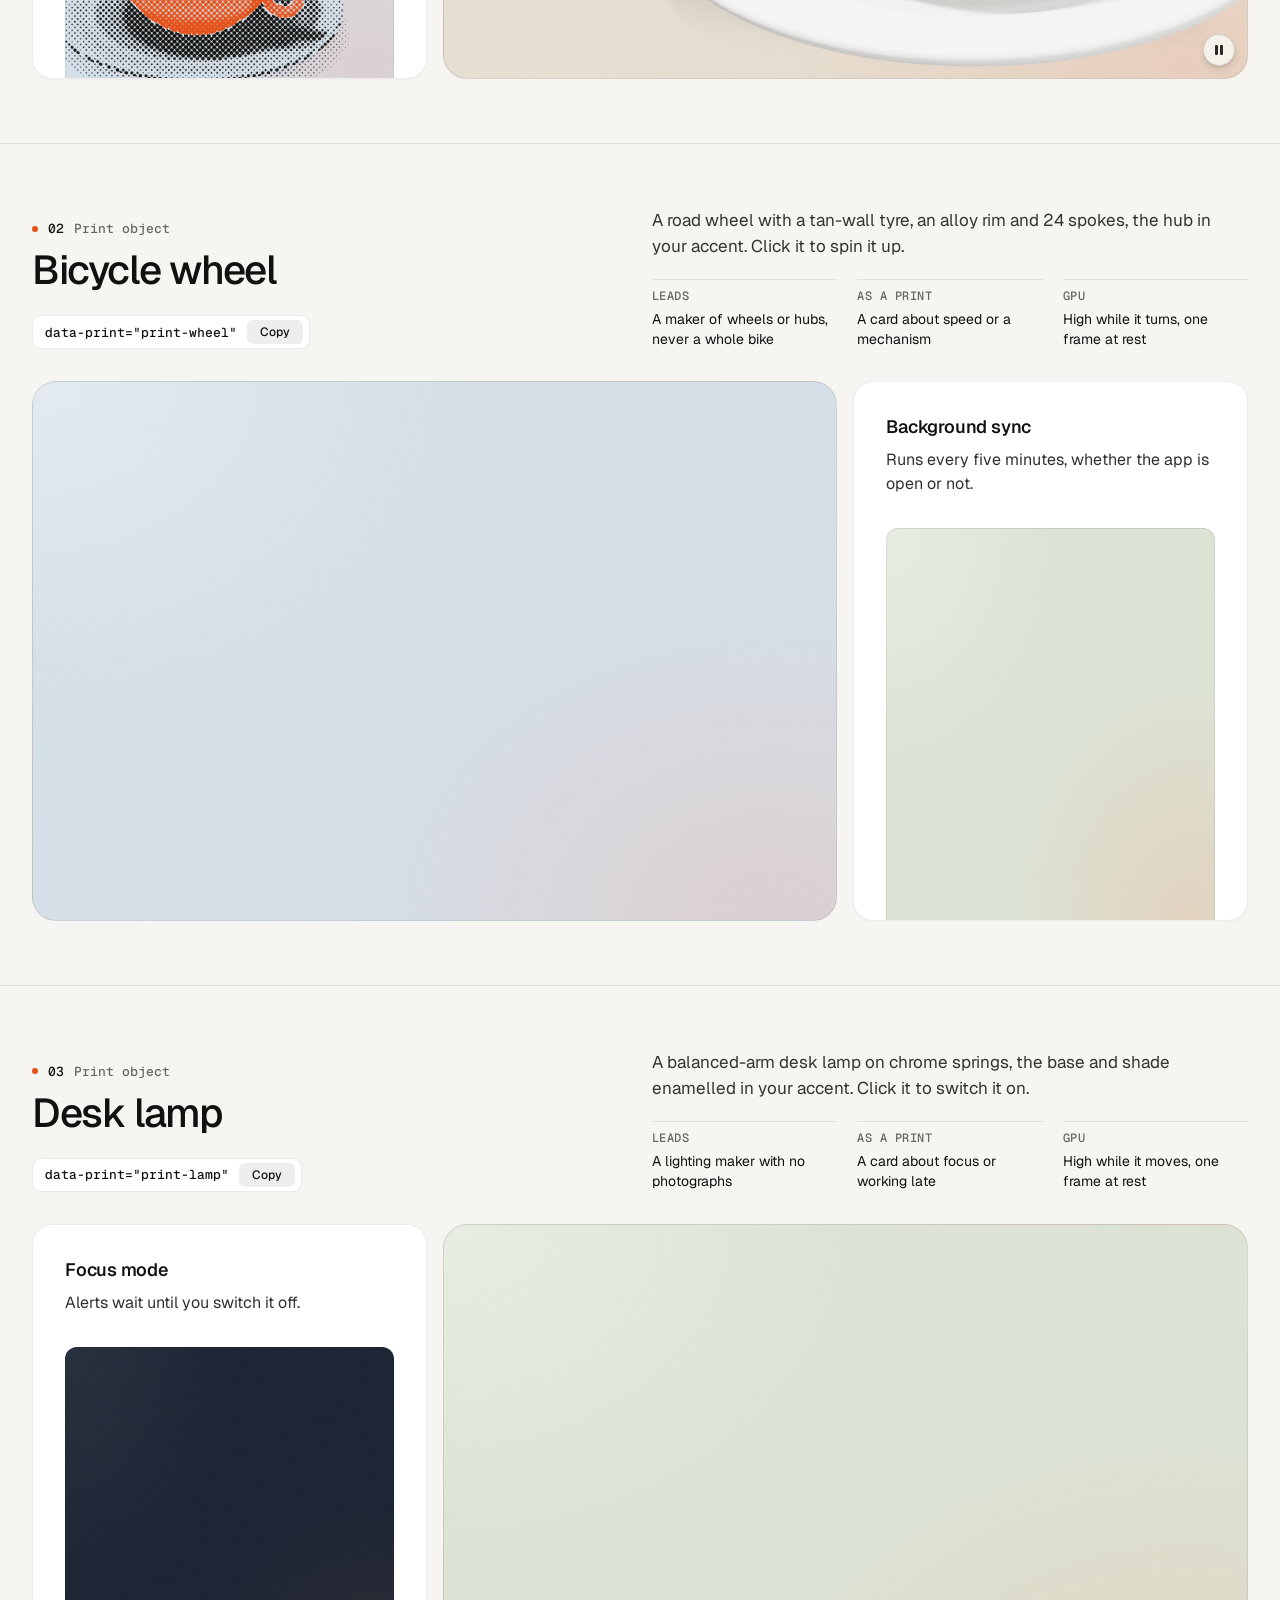
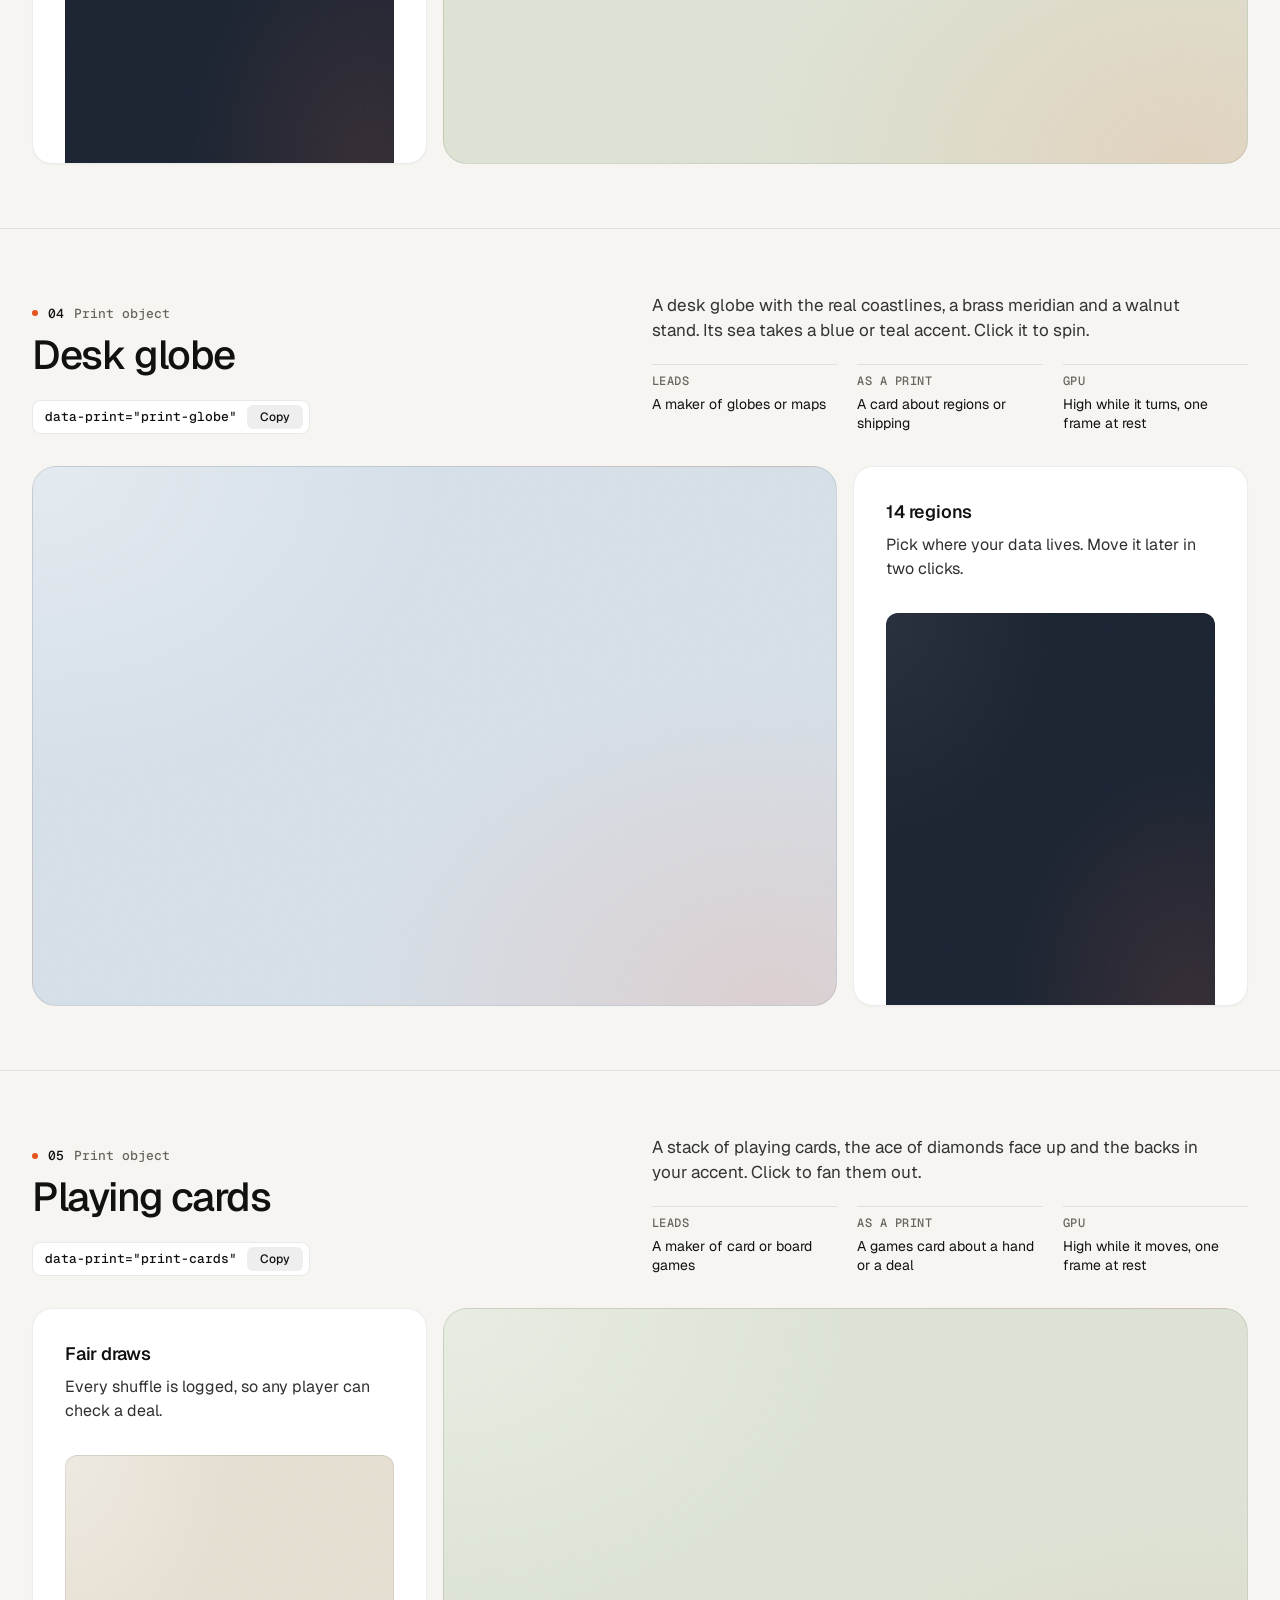
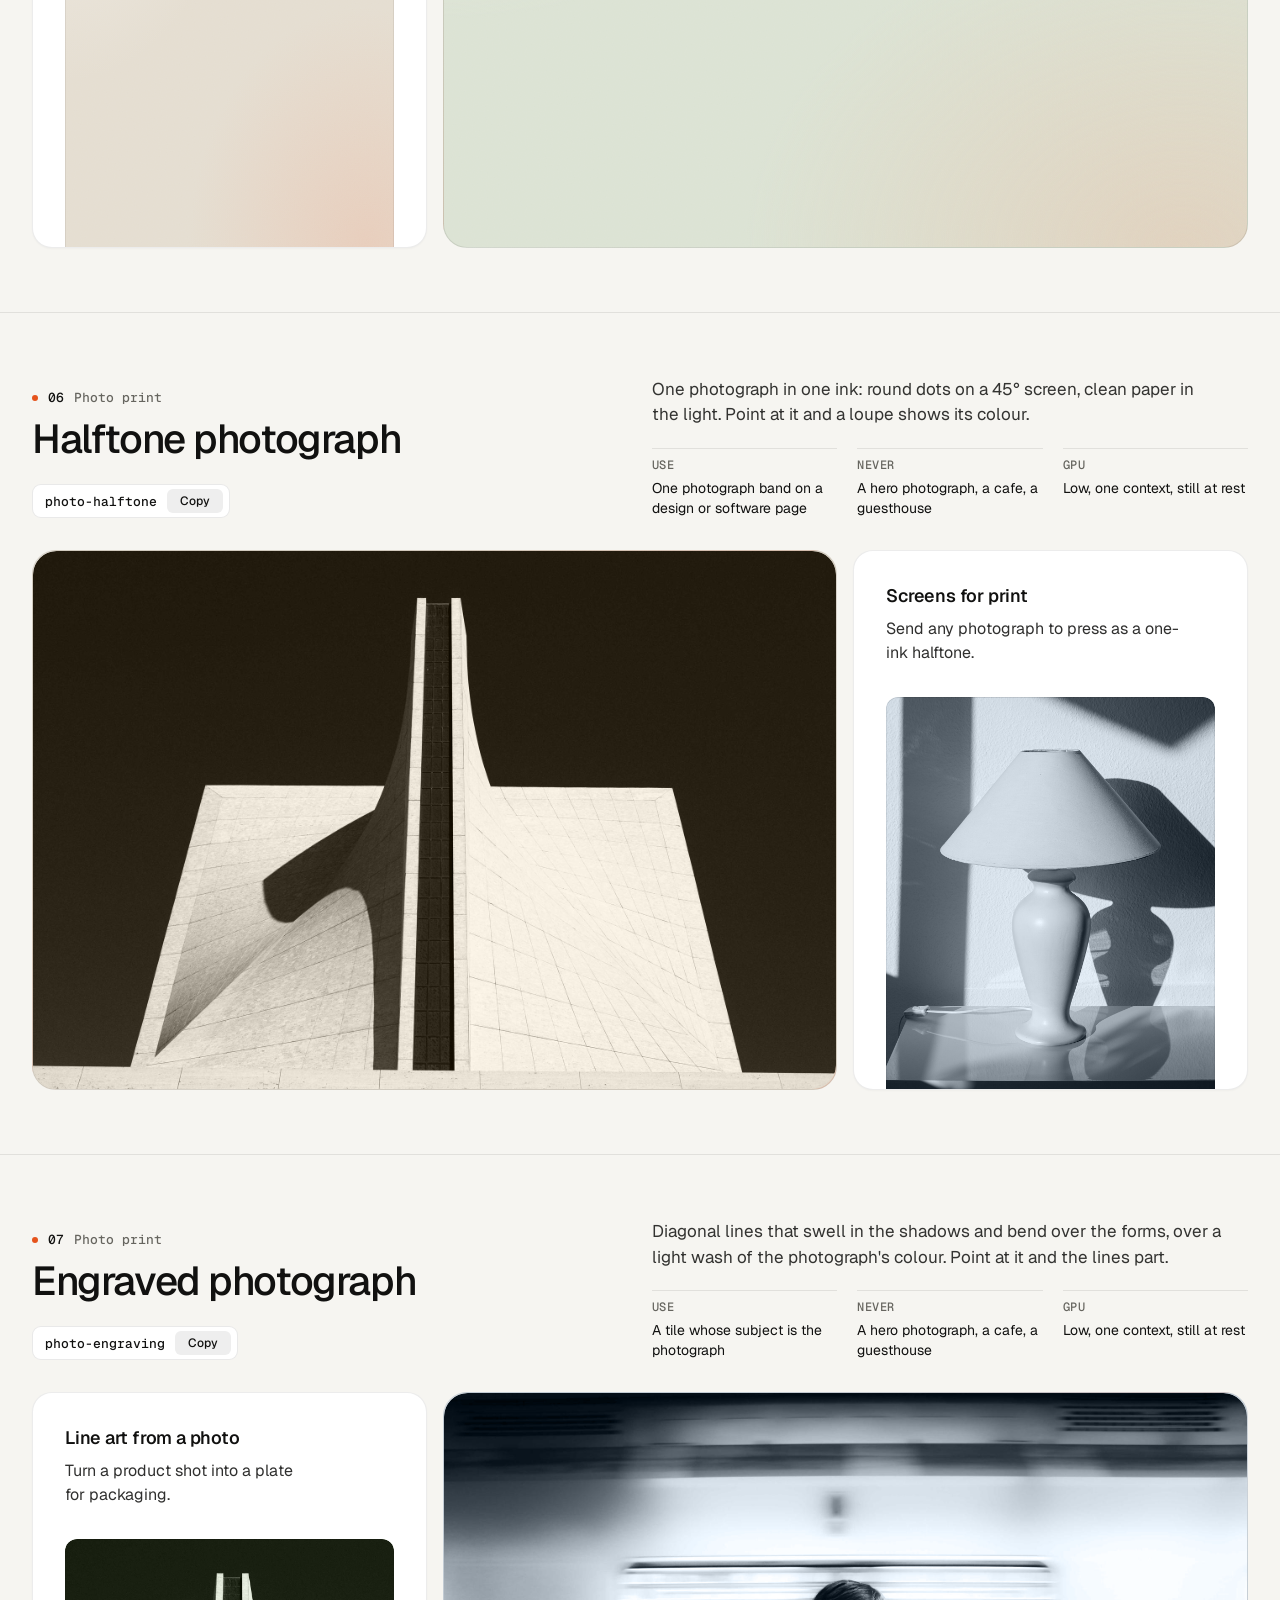
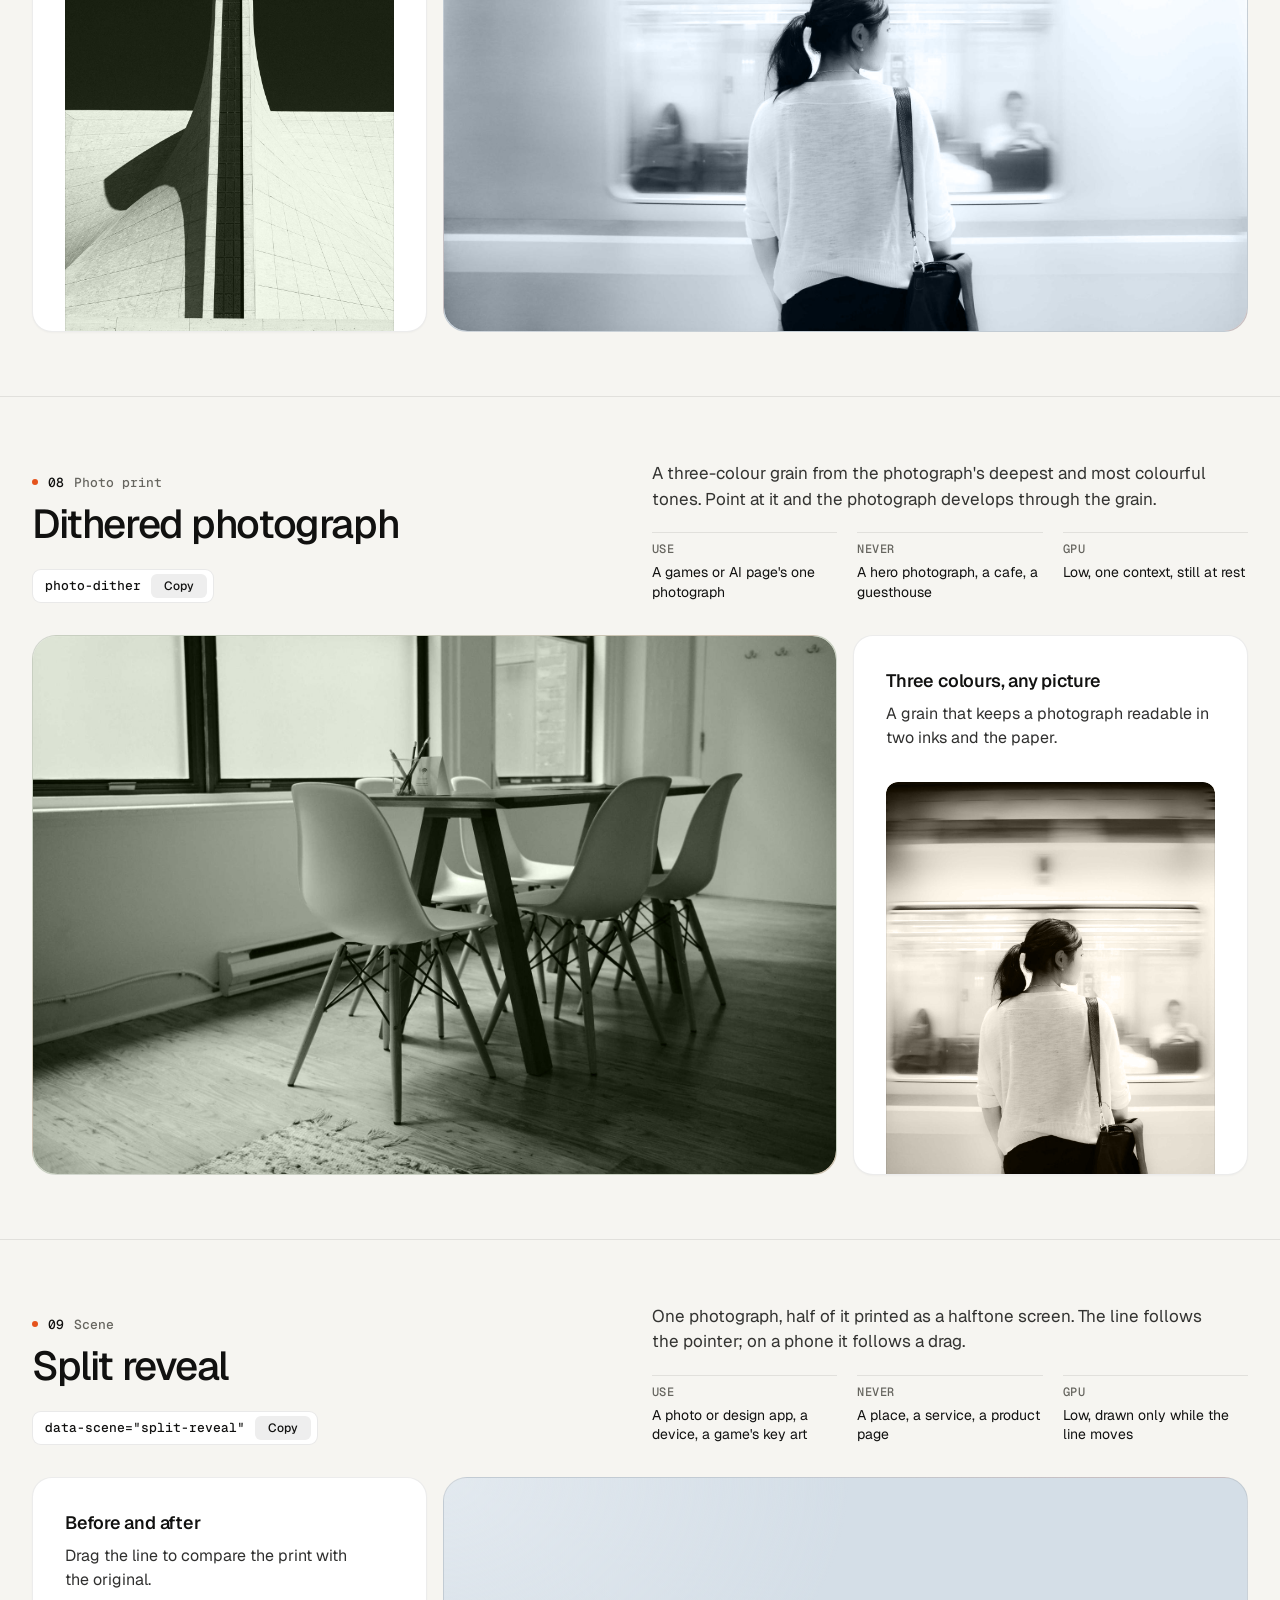
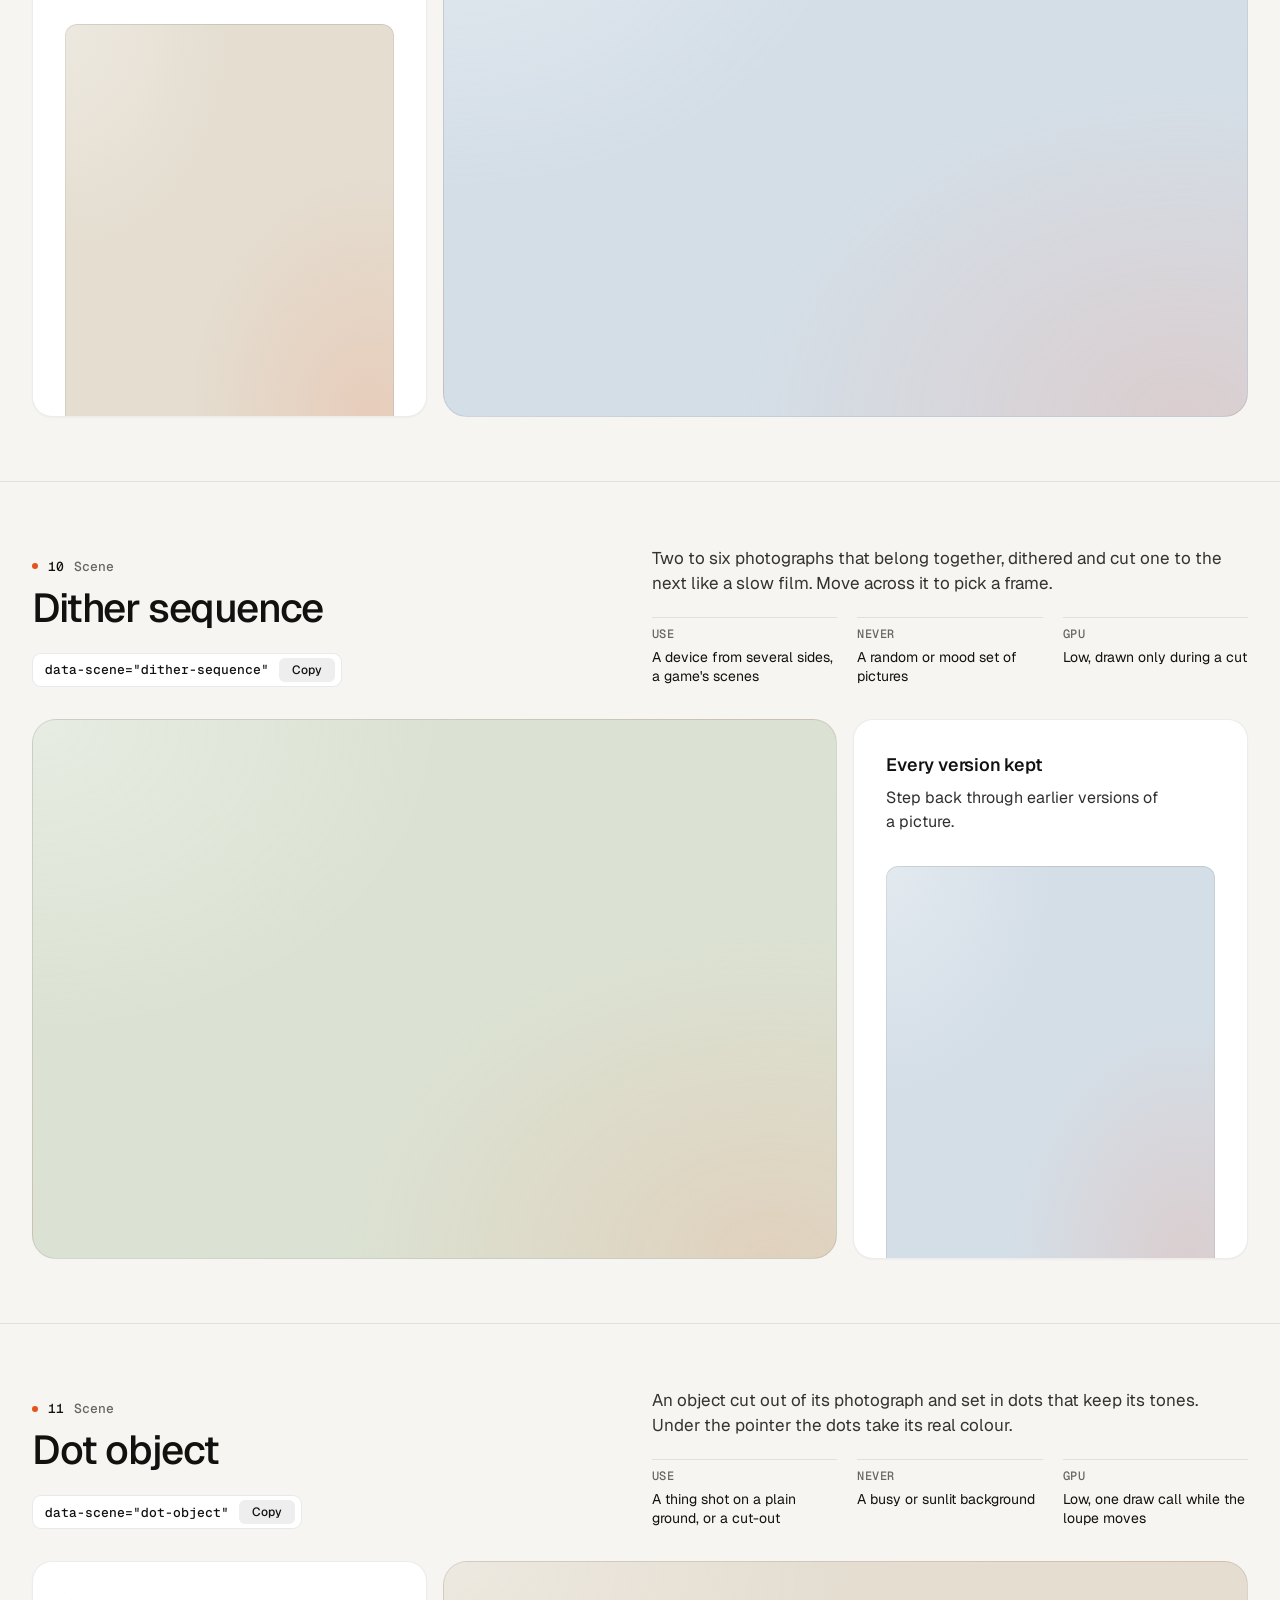
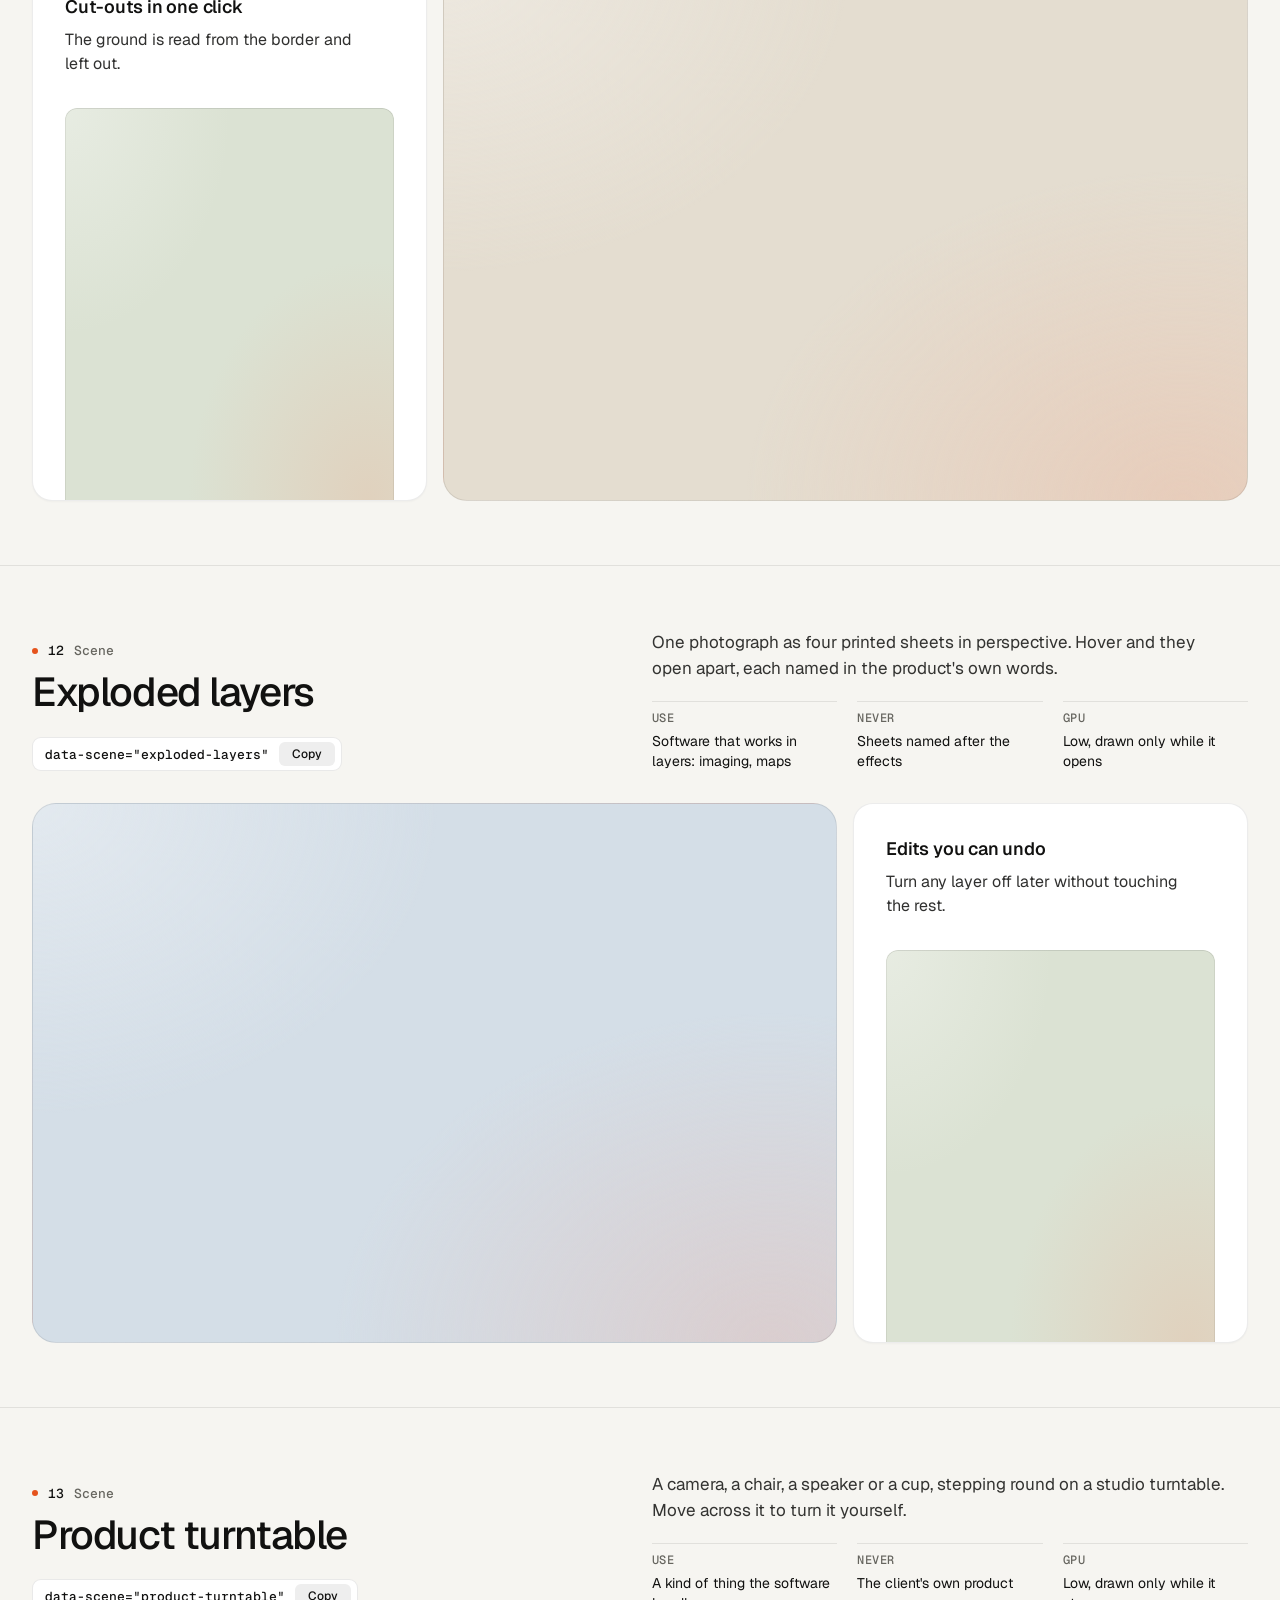
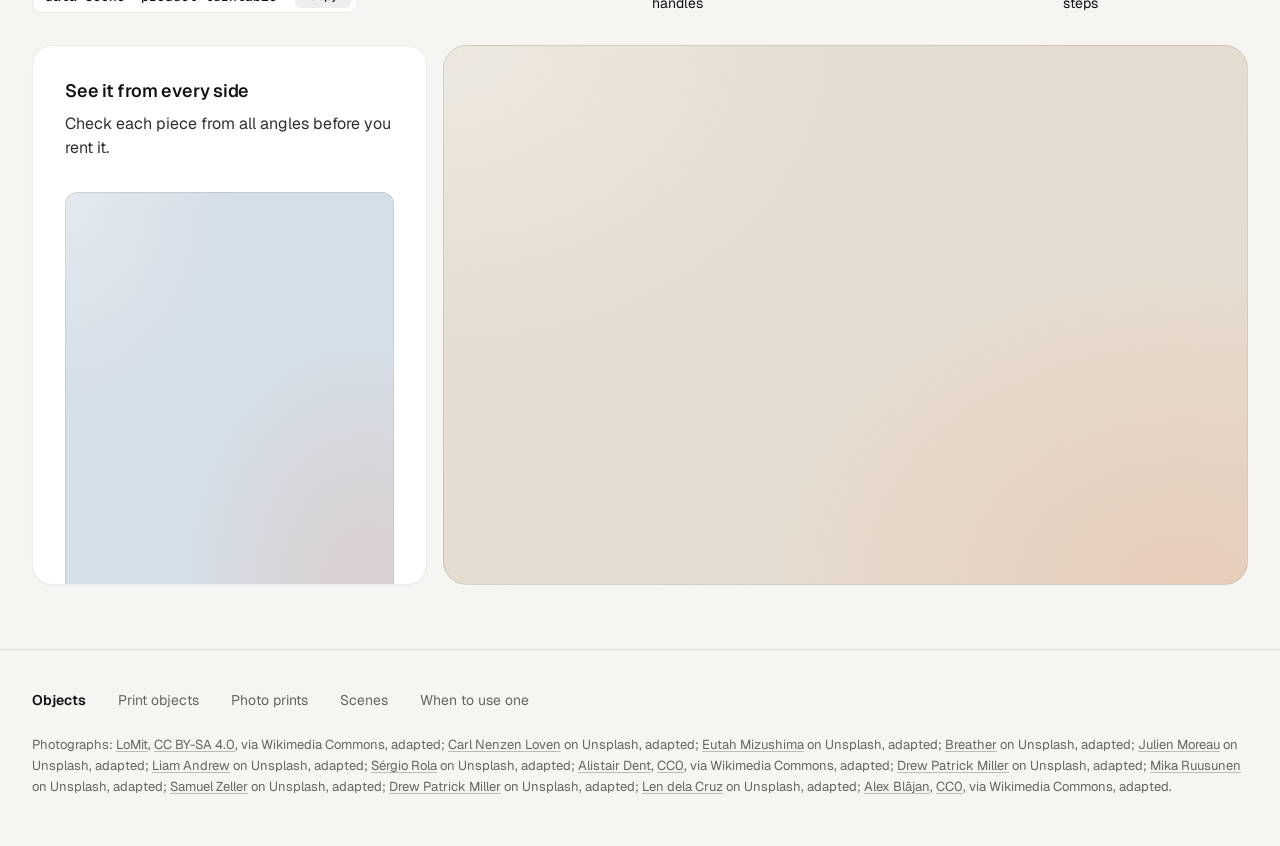
<file: assets/objects/index.html>
<!doctype html>
<html lang="en" data-palette="paper">
<head>
<script>window.__tpGlMax = 16;   /* a gallery shows many live effects at once; a page of a site keeps the default 4 (fx.js) */</script>
<meta charset="utf-8">
<meta name="viewport" content="width=device-width, initial-scale=1">
<title>Objects</title>
<meta name="description" content="Thirteen objects for one strong moment a page: products drawn in code, photographs printed by a shader, scenes that answer the pointer.">
<link rel="icon" href="data:,">
<link rel="preconnect" href="https://fonts.googleapis.com">
<link rel="preconnect" href="https://fonts.gstatic.com" crossorigin>
<link href="https://fonts.googleapis.com/css2?family=Geist:wght@300..700&family=Geist+Mono:wght@400;500&display=swap" rel="stylesheet">
<link rel="stylesheet" href="../ui/base.css">
<link rel="stylesheet" href="../ui/cards.css">
<style>
  /* palettes: page tokens, four grounds (--g1 sand, --g2 sky, --g3 sage, --g4 deep) and the globe's sea */
  :root {
    --font-text: "Geist", system-ui, sans-serif; --font-mono: "Geist Mono", ui-monospace, monospace;
    --ease: cubic-bezier(.2, .7, .2, 1);
    --gutter: 32px; --max: 1312px;
  }
  [data-palette="paper"] { --bg: #f6f5f1; --card: #ffffff; --surface: #ffffff; --ink: #111110; --muted: #66655f; --accent: #e5531c; --accent-ink: #ffffff;
    --g1: #e4ddd0; --g2: #d4dee7; --g3: #dbe2d3; --g4: #1a2230; --sea: #2f6aa8; --line: rgb(17 17 16 / 0.09); }
  [data-palette="stone"] { --bg: #e6e5e1; --card: #f3f2ef; --surface: #f3f2ef; --ink: #1a1b1d; --muted: #5d5e62; --accent: #2456d6; --accent-ink: #ffffff;
    --g1: #d6d5d0; --g2: #c9d4df; --g3: #dad3c6; --g4: #1d2633; --sea: #2456d6; --line: rgb(26 27 29 / 0.1); }
  [data-palette="graphite"] { --bg: #0b0b0c; --card: #141416; --surface: #141416; --ink: #f2f2ef; --muted: #96979c; --accent: #ff7a3c; --accent-ink: #120c08;
    --g1: #1e1d1b; --g2: #17202a; --g3: #1b201b; --g4: #23262c; --sea: #4f9be0; --line: rgb(242 242 239 / 0.09); }
  [data-palette="night"] { --bg: #070b14; --card: #0e1420; --surface: #0e1420; --ink: #e9edf3; --muted: #8b94a4; --accent: #5ab9fc; --accent-ink: #07101a;
    --g1: #121a29; --g2: #0f2231; --g3: #16202b; --g4: #1b2536; --sea: #5ab9fc; --line: rgb(233 237 243 / 0.09); }

  * { box-sizing: border-box; }
  html { scroll-padding-top: 64px; }
  html, body { margin: 0; }
  body { font-family: var(--font-text); background: var(--bg); color: var(--ink); -webkit-font-smoothing: antialiased; font-size: 16px; line-height: 1.5;
    transition: background-color 320ms var(--ease), color 320ms var(--ease); }
  a { color: inherit; }
  .wrap { max-width: var(--max); margin: 0 auto; padding: 0 var(--gutter); }

  /* ------------------------------------------------ the bar */
  .bar { position: sticky; top: 0; z-index: 30; background: color-mix(in oklab, var(--bg) 84%, transparent); backdrop-filter: blur(16px) saturate(1.2); border-bottom: 1px solid var(--line); }
  .bar__in { height: 64px; display: flex; align-items: center; gap: 32px; }
  .brand { display: inline-flex; align-items: center; gap: 10px; font-weight: 600; font-size: 15px; letter-spacing: -0.01em; text-decoration: none; }
  .brand svg { width: 22px; height: 22px; }
  .brand svg .a { fill: var(--accent); transition: transform 420ms var(--ease); transform-origin: 11px 11px; }
  .brand:hover svg .a { transform: rotate(90deg); }
  .nav { display: flex; gap: 24px; font-size: 14px; }
  .nav a { position: relative; text-decoration: none; color: var(--muted); transition: color 180ms ease; padding: 6px 0; }
  .nav a::after { content: ""; position: absolute; left: 0; right: 0; bottom: 0; height: 1px; background: currentColor; transform: scaleX(0); transform-origin: left; transition: transform 260ms var(--ease); }
  .nav a:hover { color: var(--ink); }
  .nav a:hover::after { transform: scaleX(1); }
  .sp { flex: 1; }
  .swatches { display: flex; align-items: center; gap: 6px; padding: 4px; border-radius: 999px; border: 1px solid var(--line); background: var(--card); }
  .sw { position: relative; width: 26px; height: 26px; border-radius: 50%; border: 0; padding: 0; cursor: pointer; background: linear-gradient(135deg, var(--s-bg) 0 50%, var(--s-ac) 50% 100%);
    box-shadow: inset 0 0 0 1px rgb(0 0 0 / 0.12); transition: transform 200ms var(--ease); }
  .sw::after { content: ""; position: absolute; inset: -3px; border-radius: 50%; box-shadow: 0 0 0 1.5px var(--ink); opacity: 0; transform: scale(0.8); transition: opacity 200ms ease, transform 260ms var(--ease); }
  .sw:hover { transform: scale(1.08); }
  .sw:active { transform: scale(0.94); }
  .sw[aria-pressed="true"]::after { opacity: 1; transform: scale(1); }
  .sw:focus-visible { outline: 2px solid var(--ink); outline-offset: 3px; }
  .sw-label { font-size: 13px; color: var(--muted); min-width: 60px; text-align: right; }

  /* ------------------------------------------------ grounds: a soft lit mesh of the ground's own tone, a fine grain */
  .gr, .card > .panel.gr { --calm-k: 0%; background-color: var(--pg);
    background-image:
      radial-gradient(80% 90% at 92% 100%, color-mix(in oklab, var(--accent) 13%, var(--pg)), transparent 68%),
      radial-gradient(70% 80% at 0% 0%, color-mix(in oklab, var(--lift, #ffffff) var(--lift-k, 34%), var(--pg)), transparent 72%); }
  .gr.dk, [data-palette="graphite"] .gr, [data-palette="night"] .gr { --lift: #ffffff; --lift-k: 6%; }
  .grain { position: absolute; inset: 0; z-index: 0; pointer-events: none; opacity: .32; mix-blend-mode: soft-light; border-radius: inherit;
    background-image: url("data:image/svg+xml;utf8,<svg xmlns='http://www.w3.org/2000/svg' width='160' height='160'><filter id='n'><feTurbulence type='fractalNoise' baseFrequency='.85' numOctaves='2' stitchTiles='stitch'/><feColorMatrix values='0 0 0 0 .5  0 0 0 0 .5  0 0 0 0 .5  0 0 0 .9 0'/></filter><rect width='100%' height='100%' filter='url(%23n)'/></svg>"); }
  .slot { position: absolute; inset: 0; z-index: 1; border-radius: inherit; }
  .slot > .host { position: absolute; inset: 0; border-radius: inherit; overflow: hidden; }

  /* ------------------------------------------------ hero */
  .hero { min-height: calc(100svh - 64px); display: grid; align-items: center; padding: 56px 0; }
  .hero__grid { display: grid; grid-template-columns: repeat(12, minmax(0, 1fr)); gap: 24px; align-items: center; }
  .hero__copy { grid-column: 1 / span 5; }
  .hero h1 { margin: 0; font-size: clamp(44px, 3.4vw + 12px, 72px); line-height: 1.02; letter-spacing: -0.045em; font-weight: 520; text-wrap: balance; }
  .hero__lede { margin: 24px 0 0; font-size: 19px; line-height: 1.5; color: var(--muted); max-width: 40ch; text-wrap: pretty; }
  .index { margin: 40px 0 0; padding: 0; list-style: none; border-top: 1px solid var(--line); max-width: 460px; }
  .index a { display: grid; grid-template-columns: 1fr auto 20px; align-items: center; gap: 16px; padding: 14px 0; border-bottom: 1px solid var(--line); text-decoration: none; font-size: 16px; font-weight: 500; }
  .index a span { font: 500 13px/1 var(--font-mono); color: var(--muted); }
  .index a svg { width: 16px; height: 16px; transition: transform 260ms var(--ease); }
  .index a:hover svg { transform: translateX(4px); }
  .hero__pics { grid-column: 7 / span 6; display: grid; grid-template-columns: 1fr 1fr; gap: 16px; height: min(70svh, 660px); min-height: 440px; }
  .pic { position: relative; overflow: clip; border-radius: 20px; border: 1px solid var(--line); isolation: isolate; }
  .pic img { position: absolute; inset: 0; width: 100%; height: 100%; object-fit: cover; object-position: 50% 42%; display: block; }
  .pic--down { margin-top: 48px; }

  /* ------------------------------------------------ an object, one screen */
  .obj { min-height: calc(100svh - 64px); display: grid; align-content: center; padding: 64px 0; border-top: 1px solid var(--line); }
  .obj__head { display: grid; grid-template-columns: repeat(12, minmax(0, 1fr)); gap: 24px; align-items: end; margin-bottom: 32px; }
  .obj__title { grid-column: 1 / span 5; }
  .obj__n { margin: 0 0 14px; font: 500 13px/1 var(--font-mono); color: var(--muted); display: flex; gap: 10px; align-items: center; }
  .obj__n b { color: var(--ink); font-weight: 500; }
  .obj__n i { width: 6px; height: 6px; border-radius: 50%; background: var(--accent); display: inline-block; }
  .obj h2 { margin: 0; font-size: clamp(34px, 1.9vw + 16px, 52px); line-height: 1.04; letter-spacing: -0.035em; font-weight: 520; text-wrap: balance; }
  .obj__about { grid-column: 7 / span 6; }
  .obj__line { margin: 0; font-size: 17px; line-height: 1.5; color: color-mix(in oklab, var(--ink) 82%, var(--bg)); max-width: 52ch; text-wrap: pretty; }
  .facts { display: grid; grid-template-columns: repeat(3, minmax(0, 1fr)); gap: 20px; margin: 20px 0 0; }
  .facts div { border-top: 1px solid var(--line); padding-top: 10px; }
  .facts dt { font: 500 12px/1 var(--font-mono); color: var(--muted); text-transform: uppercase; letter-spacing: .04em; }
  .facts dd { margin: 8px 0 0; font-size: 14px; line-height: 1.4; }
  .copy { margin-top: 24px; display: inline-flex; align-items: center; gap: 10px; height: 34px; padding: 0 6px 0 12px; border-radius: 9px; border: 1px solid var(--line);
    background: var(--card); color: var(--ink); font: 500 13px/1 var(--font-mono); cursor: pointer; transition: border-color 180ms ease, transform 160ms var(--ease); }
  .copy:hover { border-color: color-mix(in oklab, var(--ink) 24%, transparent); }
  .copy:active { transform: scale(0.97); }
  .copy:focus-visible { outline: 2px solid var(--ink); outline-offset: 2px; }
  .copy em { font-style: normal; display: inline-grid; place-items: center; height: 24px; padding: 0 8px; border-radius: 6px; background: color-mix(in oklab, var(--ink) 7%, transparent); font-family: var(--font-text); font-size: 12px; overflow: hidden; }
  .copy em span { grid-area: 1 / 1; transition: transform 260ms var(--ease), opacity 200ms ease; }
  .copy em span + span { transform: translateY(110%); opacity: 0; }
  .copy.done em span:first-child { transform: translateY(-110%); opacity: 0; }
  .copy.done em span + span { transform: none; opacity: 1; }

  .duo { display: grid; grid-template-columns: repeat(12, minmax(0, 1fr)); gap: 16px; height: clamp(400px, calc(100svh - 360px), 600px); }
  .big { grid-column: 1 / span 8; position: relative; overflow: clip; isolation: isolate; border-radius: 24px; border: 1px solid var(--line); }
  .duo .card { grid-column: 9 / span 4; }
  .obj:nth-of-type(even) .big { grid-column: 5 / span 8; grid-row: 1; }
  .obj:nth-of-type(even) .duo .card { grid-column: 1 / span 4; grid-row: 1; }
  .duo .card > .panel { flex: 1 1 auto; min-height: 0; }

  /* ------------------------------------------------ footer */
  .foot { border-top: 1px solid var(--line); padding: 40px 0 48px; font-size: 14px; color: var(--muted); }
  .foot__row { display: flex; flex-wrap: wrap; gap: 12px 32px; align-items: baseline; }
  .foot__row b { color: var(--ink); font-weight: 600; }
  .foot__row a { text-decoration: none; }
  .foot__row a:hover { color: var(--ink); }
  .credits { margin: 24px 0 0; font-size: 13px; line-height: 1.6; color: var(--muted); }
  .credits a { text-decoration: underline; text-decoration-color: color-mix(in oklab, currentColor 40%, transparent); text-underline-offset: 2px; }

  @media (max-width: 1023px) {
    .hero__copy, .hero__pics { grid-column: 1 / -1; }
    .hero__pics { height: auto; min-height: 0; }
    .pic { aspect-ratio: 3 / 4; }
    .obj__title, .obj__about { grid-column: 1 / -1; }
    .duo { height: auto; grid-template-columns: minmax(0, 1fr); }
    .big, .duo .card, .obj:nth-of-type(even) .big, .obj:nth-of-type(even) .duo .card { grid-column: 1 / -1; grid-row: auto; }
    .big { aspect-ratio: 4 / 3; }
    .duo .card > .panel { flex: none; height: 320px; }
  }
  @media (max-width: 760px) {
    :root { --gutter: 16px; }
    .nav, .sw-label { display: none; }
    .hero { padding: 32px 0 40px; }
    .hero__lede { font-size: 17px; }
    .hero__pics { gap: 10px; }
    .pic { border-radius: 16px; }
    .pic--down { margin-top: 28px; }
    .obj { padding: 72px 0; min-height: 0; }
    .obj .wrap { display: flex; flex-direction: column; }
    .obj__head, .obj__about { display: contents; }
    .obj__title { order: 1; margin-bottom: 16px; }
    .obj__line { order: 2; margin-bottom: 28px; }
    .duo { order: 3; }
    .facts { order: 4; margin-top: 28px; }
    .copy, .index { display: none; }
    .facts { grid-template-columns: minmax(0, 1fr); gap: 0; }
    .facts div { display: grid; grid-template-columns: 96px 1fr; gap: 12px; padding: 10px 0; }
    .facts dd { margin: 0; }
    .big { aspect-ratio: 4 / 5; border-radius: 18px; }
    .duo .card > .panel { height: 300px; }
  }
  @media (prefers-reduced-motion: reduce) { *, *::before, *::after { transition-duration: 0ms !important; } }
</style>
</head>
<body>
<header class="bar">
  <div class="wrap bar__in">
    <a class="brand" href="#top" aria-label="Objects, back to the top">
      <svg viewBox="0 0 22 22" aria-hidden="true"><rect x="1" y="1" width="20" height="20" rx="6" fill="currentColor"/><rect class="a" x="7" y="7" width="8" height="8" rx="2"/></svg>
      Objects
    </a>
    <nav class="nav" aria-label="Families">
      <a href="#print-cup">Print objects</a>
      <a href="#photo-halftone">Photo prints</a>
      <a href="#split-reveal">Scenes</a>
    </nav>
    <span class="sp"></span>
    <span class="sw-label" id="sw-label">Paper</span>
    <div class="swatches" role="group" aria-label="Palette">
      <button type="button" class="sw" data-pal="paper" aria-label="Paper" aria-pressed="true" style="--s-bg:#f6f5f1;--s-ac:#e5531c"></button>
      <button type="button" class="sw" data-pal="stone" aria-label="Stone" aria-pressed="false" style="--s-bg:#e6e5e1;--s-ac:#2456d6"></button>
      <button type="button" class="sw" data-pal="graphite" aria-label="Graphite" aria-pressed="false" style="--s-bg:#141416;--s-ac:#ff7a3c"></button>
      <button type="button" class="sw" data-pal="night" aria-label="Night" aria-pressed="false" style="--s-bg:#0e1420;--s-ac:#5ab9fc"></button>
    </div>
  </div>
</header>

<main id="top">
  <section class="hero">
    <div class="wrap hero__grid">
      <div class="hero__copy">
        <h1>Objects for one strong moment a page.</h1>
        <p class="hero__lede">Products drawn in code, photographs printed by a shader, and scenes that answer the pointer. A photograph leads where there is one. An object leads where there is none.</p>
        <ul class="index">
          <li><a href="#print-cup">Print objects <span>05</span><svg viewBox="0 0 16 16" fill="none" stroke="currentColor" stroke-width="1.5" aria-hidden="true"><path d="M3 8h10M9 4l4 4-4 4"/></svg></a></li>
          <li><a href="#photo-halftone">Photo prints <span>03</span><svg viewBox="0 0 16 16" fill="none" stroke="currentColor" stroke-width="1.5" aria-hidden="true"><path d="M3 8h10M9 4l4 4-4 4"/></svg></a></li>
          <li><a href="#split-reveal">Scenes <span>05</span><svg viewBox="0 0 16 16" fill="none" stroke="currentColor" stroke-width="1.5" aria-hidden="true"><path d="M3 8h10M9 4l4 4-4 4"/></svg></a></li>
        </ul>
      </div>
      <div class="hero__pics">
        <div class="pic"><img src="photo-kit/photos/lamp.jpg" width="1280" height="1757" alt="Cream ceramic table lamp on a glossy side table in low sun" decoding="async"></div>
        <article class="pic pic--down gr" style="--pg: var(--g1)" aria-label="A balanced-arm desk lamp">
          <div class="grain"></div>
          <div class="slot" data-slot='{"kind":"print","id":"print-lamp","place":"card","ground":"g1","params":{"size":1.06,"x":-0.08,"y":-0.2}}'></div>
        </article>
      </div>
    </div>
  </section>

  <!-- ===================================================== print objects -->
  <section class="obj" id="print-cup">
    <div class="wrap">
      <div class="obj__head">
        <div class="obj__title"><p class="obj__n"><i></i><b>01</b> Print object</p><h2>Cup and saucer</h2>
          <button type="button" class="copy" data-copy='<div data-print="print-cup" data-print-place="card"></div>'>data-print="print-cup"<em><span>Copy</span><span>Copied</span></em></button></div>
        <div class="obj__about">
          <p class="obj__line">A porcelain cup of coffee on its saucer, the glaze in your accent. Click it to stir.</p>
          <dl class="facts"><div><dt>Leads</dt><dd>A tableware maker with no photographs</dd></div><div><dt>As a print</dt><dd>A software card about a morning</dd></div><div><dt>GPU</dt><dd>High while it turns, one frame at rest</dd></div></dl>
        </div>
      </div>
      <div class="duo">
        <article class="big gr" style="--pg: var(--g1)"><div class="grain"></div>
          <div class="slot" data-slot='{"kind":"print","id":"print-cup","place":"hero","ground":"g1","params":{"size":0.96,"x":0.16,"y":-0.04}}'></div></article>
        <article class="card"><h3>Morning digest</h3><p>One email at 8:00 with everything that changed overnight.</p>
          <div class="panel gr" style="--pg: var(--g2)"><div class="grain"></div>
            <div class="slot" data-slot='{"kind":"print","id":"print-cup","place":"card","ground":"g2","params":{"effect":"halftone","turn":0}}'></div></div></article>
      </div>
    </div>
  </section>

  <section class="obj" id="print-wheel">
    <div class="wrap">
      <div class="obj__head">
        <div class="obj__title"><p class="obj__n"><i></i><b>02</b> Print object</p><h2>Bicycle wheel</h2>
          <button type="button" class="copy" data-copy='<div data-print="print-wheel" data-print-place="card"></div>'>data-print="print-wheel"<em><span>Copy</span><span>Copied</span></em></button></div>
        <div class="obj__about">
          <p class="obj__line">A road wheel with a tan-wall tyre, an alloy rim and 24 spokes, the hub in your accent. Click it to spin it up.</p>
          <dl class="facts"><div><dt>Leads</dt><dd>A maker of wheels or hubs, never a whole bike</dd></div><div><dt>As a print</dt><dd>A card about speed or a mechanism</dd></div><div><dt>GPU</dt><dd>High while it turns, one frame at rest</dd></div></dl>
        </div>
      </div>
      <div class="duo">
        <article class="big gr" style="--pg: var(--g2)"><div class="grain"></div>
          <div class="slot" data-slot='{"kind":"print","id":"print-wheel","place":"card","ground":"g2","params":{"size":1.34,"x":-0.08,"y":-0.3}}'></div></article>
        <article class="card"><h3>Background sync</h3><p>Runs every five minutes, whether the app is open or not.</p>
          <div class="panel gr" style="--pg: var(--g3)"><div class="grain"></div>
            <div class="slot" data-slot='{"kind":"print","id":"print-wheel","place":"card","ground":"g3","params":{"effect":"halftone","turn":0}}'></div></div></article>
      </div>
    </div>
  </section>

  <section class="obj" id="print-lamp">
    <div class="wrap">
      <div class="obj__head">
        <div class="obj__title"><p class="obj__n"><i></i><b>03</b> Print object</p><h2>Desk lamp</h2>
          <button type="button" class="copy" data-copy='<div data-print="print-lamp" data-print-place="card"></div>'>data-print="print-lamp"<em><span>Copy</span><span>Copied</span></em></button></div>
        <div class="obj__about">
          <p class="obj__line">A balanced-arm desk lamp on chrome springs, the base and shade enamelled in your accent. Click it to switch it on.</p>
          <dl class="facts"><div><dt>Leads</dt><dd>A lighting maker with no photographs</dd></div><div><dt>As a print</dt><dd>A card about focus or working late</dd></div><div><dt>GPU</dt><dd>High while it moves, one frame at rest</dd></div></dl>
        </div>
      </div>
      <div class="duo">
        <article class="big gr" style="--pg: var(--g3)"><div class="grain"></div>
          <div class="slot" data-slot='{"kind":"print","id":"print-lamp","place":"hero","ground":"g3","params":{"size":0.98,"x":0.14,"y":-0.06,"angle":-24}}'></div></article>
        <article class="card"><h3>Focus mode</h3><p>Alerts wait until you switch it off.</p>
          <div class="panel gr dk" style="--pg: var(--g4)"><div class="grain"></div>
            <div class="slot" data-slot='{"kind":"print","id":"print-lamp","place":"card","ground":"g4","params":{"effect":"dither","step":1,"turn":0}}' aria-label="A desk lamp, switched on"></div></div></article>
      </div>
    </div>
  </section>

  <section class="obj" id="print-globe">
    <div class="wrap">
      <div class="obj__head">
        <div class="obj__title"><p class="obj__n"><i></i><b>04</b> Print object</p><h2>Desk globe</h2>
          <button type="button" class="copy" data-copy='<div data-print="print-globe" data-print-place="card" data-print-params=&apos;{"effect":"engrave"}&apos;></div>'>data-print="print-globe"<em><span>Copy</span><span>Copied</span></em></button></div>
        <div class="obj__about">
          <p class="obj__line">A desk globe with the real coastlines, a brass meridian and a walnut stand. Its sea takes a blue or teal accent. Click it to spin.</p>
          <dl class="facts"><div><dt>Leads</dt><dd>A maker of globes or maps</dd></div><div><dt>As a print</dt><dd>A card about regions or shipping</dd></div><div><dt>GPU</dt><dd>High while it turns, one frame at rest</dd></div></dl>
        </div>
      </div>
      <div class="duo">
        <article class="big gr" style="--pg: var(--g2)"><div class="grain"></div>
          <div class="slot" data-slot='{"kind":"print","id":"print-globe","place":"card","ground":"g2","sea":true,"params":{"size":1.3,"x":-0.1,"y":-0.3}}'></div></article>
        <article class="card"><h3>14 regions</h3><p>Pick where your data lives. Move it later in two clicks.</p>
          <div class="panel gr dk" style="--pg: var(--g4)"><div class="grain"></div>
            <div class="slot" data-slot='{"kind":"print","id":"print-globe","place":"card","ground":"g4","sea":true,"params":{"effect":"engrave","turn":0}}'></div></div></article>
      </div>
    </div>
  </section>

  <section class="obj" id="print-cards">
    <div class="wrap">
      <div class="obj__head">
        <div class="obj__title"><p class="obj__n"><i></i><b>05</b> Print object</p><h2>Playing cards</h2>
          <button type="button" class="copy" data-copy='<div data-print="print-cards" data-print-place="card"></div>'>data-print="print-cards"<em><span>Copy</span><span>Copied</span></em></button></div>
        <div class="obj__about">
          <p class="obj__line">A stack of playing cards, the ace of diamonds face up and the backs in your accent. Click to fan them out.</p>
          <dl class="facts"><div><dt>Leads</dt><dd>A maker of card or board games</dd></div><div><dt>As a print</dt><dd>A games card about a hand or a deal</dd></div><div><dt>GPU</dt><dd>High while it moves, one frame at rest</dd></div></dl>
        </div>
      </div>
      <div class="duo">
        <article class="big gr" style="--pg: var(--g3)"><div class="grain"></div>
          <div class="slot" data-slot='{"kind":"print","id":"print-cards","place":"hero","ground":"g3","params":{"size":0.98,"x":0.16,"y":-0.04}}'></div></article>
        <article class="card"><h3>Fair draws</h3><p>Every shuffle is logged, so any player can check a deal.</p>
          <div class="panel gr" style="--pg: var(--g1)"><div class="grain"></div>
            <div class="slot" data-slot='{"kind":"print","id":"print-cards","place":"card","ground":"g1","params":{"effect":"halftone","turn":0}}'></div></div></article>
      </div>
    </div>
  </section>

  <!-- ===================================================== photo prints -->
  <section class="obj" id="photo-halftone">
    <div class="wrap">
      <div class="obj__head">
        <div class="obj__title"><p class="obj__n"><i></i><b>06</b> Photo print</p><h2>Halftone photograph</h2>
          <button type="button" class="copy" data-copy="import print from './assets/objects/photo-halftone/object.js'; print.mount(frame, { palette: fx.readPalette(frame) });">photo-halftone<em><span>Copy</span><span>Copied</span></em></button></div>
        <div class="obj__about">
          <p class="obj__line">One photograph in one ink: round dots on a 45° screen, clean paper in the light. Point at it and a loupe shows its colour.</p>
          <dl class="facts"><div><dt>Use</dt><dd>One photograph band on a design or software page</dd></div><div><dt>Never</dt><dd>A hero photograph, a cafe, a guesthouse</dd></div><div><dt>GPU</dt><dd>Low, one context, still at rest</dd></div></dl>
        </div>
      </div>
      <div class="duo">
        <article class="big gr" style="--pg: var(--g1)">
          <div class="slot" data-slot='{"kind":"photo","id":"photo-halftone","ground":"g1","photo":"concrete"}'></div></article>
        <article class="card"><h3>Screens for print</h3><p>Send any photograph to press as a one-ink halftone.</p>
          <div class="panel gr" style="--pg: var(--g2)">
            <div class="slot" data-slot='{"kind":"photo","id":"photo-halftone","ground":"g2","photo":"lamp","params":{"tint":1}}'></div></div></article>
      </div>
    </div>
  </section>

  <section class="obj" id="photo-engraving">
    <div class="wrap">
      <div class="obj__head">
        <div class="obj__title"><p class="obj__n"><i></i><b>07</b> Photo print</p><h2>Engraved photograph</h2>
          <button type="button" class="copy" data-copy="import print from './assets/objects/photo-engraving/object.js'; print.mount(frame, { palette: fx.readPalette(frame) });">photo-engraving<em><span>Copy</span><span>Copied</span></em></button></div>
        <div class="obj__about">
          <p class="obj__line">Diagonal lines that swell in the shadows and bend over the forms, over a light wash of the photograph's colour. Point at it and the lines part.</p>
          <dl class="facts"><div><dt>Use</dt><dd>A tile whose subject is the photograph</dd></div><div><dt>Never</dt><dd>A hero photograph, a cafe, a guesthouse</dd></div><div><dt>GPU</dt><dd>Low, one context, still at rest</dd></div></dl>
        </div>
      </div>
      <div class="duo">
        <article class="big gr" style="--pg: var(--g2)">
          <div class="slot" data-slot='{"kind":"photo","id":"photo-engraving","ground":"g2","photo":"platform","photoDark":"concrete"}'></div></article>
        <article class="card"><h3>Line art from a photo</h3><p>Turn a product shot into a plate for packaging.</p>
          <div class="panel gr" style="--pg: var(--g3)">
            <div class="slot" data-slot='{"kind":"photo","id":"photo-engraving","ground":"g3","photo":"concrete","photoDark":"room"}'></div></div></article>
      </div>
    </div>
  </section>

  <section class="obj" id="photo-dither">
    <div class="wrap">
      <div class="obj__head">
        <div class="obj__title"><p class="obj__n"><i></i><b>08</b> Photo print</p><h2>Dithered photograph</h2>
          <button type="button" class="copy" data-copy="import print from './assets/objects/photo-dither/object.js'; print.mount(frame, { palette: fx.readPalette(frame) });">photo-dither<em><span>Copy</span><span>Copied</span></em></button></div>
        <div class="obj__about">
          <p class="obj__line">A three-colour grain from the photograph's deepest and most colourful tones. Point at it and the photograph develops through the grain.</p>
          <dl class="facts"><div><dt>Use</dt><dd>A games or AI page's one photograph</dd></div><div><dt>Never</dt><dd>A hero photograph, a cafe, a guesthouse</dd></div><div><dt>GPU</dt><dd>Low, one context, still at rest</dd></div></dl>
        </div>
      </div>
      <div class="duo">
        <article class="big gr" style="--pg: var(--g3)">
          <div class="slot" data-slot='{"kind":"photo","id":"photo-dither","ground":"g3","photo":"room"}'></div></article>
        <article class="card"><h3>Three colours, any picture</h3><p>A grain that keeps a photograph readable in two inks and the paper.</p>
          <div class="panel gr" style="--pg: var(--g1)">
            <div class="slot" data-slot='{"kind":"photo","id":"photo-dither","ground":"g1","photo":"platform"}'></div></div></article>
      </div>
    </div>
  </section>

  <!-- ===================================================== scenes -->
  <section class="obj" id="split-reveal">
    <div class="wrap">
      <div class="obj__head">
        <div class="obj__title"><p class="obj__n"><i></i><b>09</b> Scene</p><h2>Split reveal</h2>
          <button type="button" class="copy" data-copy='<div data-scene="split-reveal" data-scene-src="assets/img/photo.jpg"></div>'>data-scene="split-reveal"<em><span>Copy</span><span>Copied</span></em></button></div>
        <div class="obj__about">
          <p class="obj__line">One photograph, half of it printed as a halftone screen. The line follows the pointer; on a phone it follows a drag.</p>
          <dl class="facts"><div><dt>Use</dt><dd>A photo or design app, a device, a game's key art</dd></div><div><dt>Never</dt><dd>A place, a service, a product page</dd></div><div><dt>GPU</dt><dd>Low, drawn only while the line moves</dd></div></dl>
        </div>
      </div>
      <div class="duo">
        <article class="big gr" style="--pg: var(--g2)">
          <div class="slot" data-slot='{"kind":"scene","id":"split-reveal","ground":"g2","src":"default"}'></div></article>
        <article class="card"><h3>Before and after</h3><p>Drag the line to compare the print with the original.</p>
          <div class="panel gr" style="--pg: var(--g1)">
            <div class="slot" data-slot='{"kind":"scene","id":"split-reveal","ground":"g1","src":"roof","params":{"side":"right","split":0.42}}'></div></div></article>
      </div>
    </div>
  </section>

  <section class="obj" id="dither-sequence">
    <div class="wrap">
      <div class="obj__head">
        <div class="obj__title"><p class="obj__n"><i></i><b>10</b> Scene</p><h2>Dither sequence</h2>
          <button type="button" class="copy" data-copy='<div data-scene="dither-sequence" data-scene-src=&apos;[{"src":"a.jpg"},{"src":"b.jpg"}]&apos;></div>'>data-scene="dither-sequence"<em><span>Copy</span><span>Copied</span></em></button></div>
        <div class="obj__about">
          <p class="obj__line">Two to six photographs that belong together, dithered and cut one to the next like a slow film. Move across it to pick a frame.</p>
          <dl class="facts"><div><dt>Use</dt><dd>A device from several sides, a game's scenes</dd></div><div><dt>Never</dt><dd>A random or mood set of pictures</dd></div><div><dt>GPU</dt><dd>Low, drawn only during a cut</dd></div></dl>
        </div>
      </div>
      <div class="duo">
        <article class="big gr" style="--pg: var(--g3)">
          <div class="slot" data-slot='{"kind":"scene","id":"dither-sequence","ground":"g3","src":"default"}'></div></article>
        <article class="card"><h3>Every version kept</h3><p>Step back through earlier versions of a picture.</p>
          <div class="panel gr" style="--pg: var(--g2)">
            <div class="slot" data-slot='{"kind":"scene","id":"dither-sequence","ground":"g2","src":"spirals","params":{"fit":"contain","autoplay":0}}'></div></div></article>
      </div>
    </div>
  </section>

  <section class="obj" id="dot-object">
    <div class="wrap">
      <div class="obj__head">
        <div class="obj__title"><p class="obj__n"><i></i><b>11</b> Scene</p><h2>Dot object</h2>
          <button type="button" class="copy" data-copy='<div data-scene="dot-object" data-scene-src="assets/img/object-on-white.jpg"></div>'>data-scene="dot-object"<em><span>Copy</span><span>Copied</span></em></button></div>
        <div class="obj__about">
          <p class="obj__line">An object cut out of its photograph and set in dots that keep its tones. Under the pointer the dots take its real colour.</p>
          <dl class="facts"><div><dt>Use</dt><dd>A thing shot on a plain ground, or a cut-out</dd></div><div><dt>Never</dt><dd>A busy or sunlit background</dd></div><div><dt>GPU</dt><dd>Low, one draw call while the loupe moves</dd></div></dl>
        </div>
      </div>
      <div class="duo">
        <article class="big gr" style="--pg: var(--g1)">
          <div class="slot" data-slot='{"kind":"scene","id":"dot-object","ground":"g1","src":"default"}'></div></article>
        <article class="card"><h3>Cut-outs in one click</h3><p>The ground is read from the border and left out.</p>
          <div class="panel gr" style="--pg: var(--g3)">
            <div class="slot" data-slot='{"kind":"scene","id":"dot-object","ground":"g3","src":"dahlia"}'></div></div></article>
      </div>
    </div>
  </section>

  <section class="obj" id="exploded-layers">
    <div class="wrap">
      <div class="obj__head">
        <div class="obj__title"><p class="obj__n"><i></i><b>12</b> Scene</p><h2>Exploded layers</h2>
          <button type="button" class="copy" data-copy='<div data-scene="exploded-layers" data-scene-src="assets/img/photo.jpg" data-scene-params=&apos;{"names":["Photo","Colour","Light","Depth"]}&apos;></div>'>data-scene="exploded-layers"<em><span>Copy</span><span>Copied</span></em></button></div>
        <div class="obj__about">
          <p class="obj__line">One photograph as four printed sheets in perspective. Hover and they open apart, each named in the product's own words.</p>
          <dl class="facts"><div><dt>Use</dt><dd>Software that works in layers: imaging, maps</dd></div><div><dt>Never</dt><dd>Sheets named after the effects</dd></div><div><dt>GPU</dt><dd>Low, drawn only while it opens</dd></div></dl>
        </div>
      </div>
      <div class="duo">
        <article class="big gr" style="--pg: var(--g2)">
          <div class="slot" data-slot='{"kind":"scene","id":"exploded-layers","ground":"g2","src":"default","params":{"names":["Photo","Colour","Light","Depth"]}}'></div></article>
        <article class="card"><h3>Edits you can undo</h3><p>Turn any layer off later without touching the rest.</p>
          <div class="panel gr" style="--pg: var(--g3)">
            <div class="slot" data-slot='{"kind":"scene","id":"exploded-layers","ground":"g3","src":"lattice"}'></div></div></article>
      </div>
    </div>
  </section>

  <section class="obj" id="product-turntable">
    <div class="wrap">
      <div class="obj__head">
        <div class="obj__title"><p class="obj__n"><i></i><b>13</b> Scene</p><h2>Product turntable</h2>
          <button type="button" class="copy" data-copy='<div data-scene="product-turntable" data-scene-params=&apos;{"form":"chair"}&apos;></div>'>data-scene="product-turntable"<em><span>Copy</span><span>Copied</span></em></button></div>
        <div class="obj__about">
          <p class="obj__line">A camera, a chair, a speaker or a cup, stepping round on a studio turntable. Move across it to turn it yourself.</p>
          <dl class="facts"><div><dt>Use</dt><dd>A kind of thing the software handles</dd></div><div><dt>Never</dt><dd>The client's own product</dd></div><div><dt>GPU</dt><dd>Low, drawn only while it steps</dd></div></dl>
        </div>
      </div>
      <div class="duo">
        <article class="big gr" style="--pg: var(--g1)">
          <div class="slot" data-slot='{"kind":"scene","id":"product-turntable","ground":"g1","params":{"form":"camera"}}' aria-label="A camera on a turntable"></div></article>
        <article class="card"><h3>See it from every side</h3><p>Check each piece from all angles before you rent it.</p>
          <div class="panel gr" style="--pg: var(--g2)">
            <div class="slot" data-slot='{"kind":"scene","id":"product-turntable","ground":"g2","params":{"form":"chair","start":-40,"autoplay":0}}' aria-label="A side chair"></div></div></article>
      </div>
    </div>
  </section>
</main>

<footer class="foot">
  <div class="wrap">
    <div class="foot__row">
      <b>Objects</b>
      <a href="_print-core/README.md">Print objects</a>
      <a href="photo-kit/README.md">Photo prints</a>
      <a href="_scenes/README.md">Scenes</a>
      <a href="../../references/effects-objects.md">When to use one</a>
    </div>
    <p class="credits" id="credits"></p>
  </div>
</footer>

<script type="module">
  /*
    The showcase's own mounting: every [data-slot] mounts when it comes near the screen and is destroyed
    when it leaves, and never more than MAX are mounted at once, so the page holds at most 4 live WebGL
    contexts (each mounted object holds one at most; still print objects hold none).
  */
  import fx from '../effects/fx.js';
  import { creditsLine } from './photo-kit/photo.js';
  import { DEFAULT_PHOTO as SPLIT } from './split-reveal/object.js';
  import { DEFAULT_SEQUENCE } from './dither-sequence/object.js';
  import { DEFAULT_PHOTO as TULIP } from './dot-object/object.js';
  import { DEFAULT_PHOTO as MIXER } from './exploded-layers/object.js';

  const MAX = 4, CAP = { print: 4, photo: 3, scene: 4 };
  const root = document.documentElement;
  const q = new URLSearchParams(location.search);
  const U = 'https://unsplash.com/license', CC0 = 'https://creativecommons.org/publicdomain/zero/1.0/';
  const SRC = {
    roof: { id: 618, ratio: 1.5, alt: 'Curving glass and steel lattice roof in black and white', by: 'Mika Ruusunen', licence: 'Unsplash licence', licenceUrl: U, page: 'https://unsplash.com/photos/ypVM8PnygUo' },
    lattice: { id: 893, ratio: 1.5, alt: 'Curved latticed building facade forming sweeping lines', by: 'Samuel Zeller', licence: 'Unsplash licence', licenceUrl: U, page: 'https://unsplash.com/photos/j0g8taxHZa0' },
    spirals: [
      { id: 949, ratio: 0.66, alt: 'A white spiral atrium under a glass dome, seen from below', by: 'Drew Patrick Miller', licence: 'Unsplash licence', licenceUrl: U, page: 'https://unsplash.com/photos/VLT62-JzddA' },
      { id: 679, ratio: 1, alt: 'Spiralling concrete curves around a small round window', by: 'Len dela Cruz', licence: 'Unsplash licence', licenceUrl: U, page: 'https://unsplash.com/photos/ScEKf8u7y-c' },
    ],
    dahlia: { id: 'commons-minimal-orange-dahlia', source: 'commons', ratio: 1.523, width: 5830, focus: [0.5, 0.5], alt: 'An orange dahlia on a black ground', by: 'Alex Blăjan', licence: 'CC0', licenceUrl: CC0,
      url: 'https://upload.wikimedia.org/wikipedia/commons/5/5e/Minimal_orange_dahlia_%28Unsplash%29.jpg', page: 'https://commons.wikimedia.org/wiki/File:Minimal_orange_dahlia_(Unsplash).jpg' },
  };
  const DEFAULTS = { 'split-reveal': SPLIT, 'dither-sequence': DEFAULT_SEQUENCE, 'dot-object': TULIP, 'exploded-layers': MIXER };
  const lib = await fetch(new URL('./photo-kit/photos.json', import.meta.url)).then(r => r.json()).catch(() => ({ photos: [] }));
  const PHOTOS = Object.fromEntries(lib.photos.map(p => [p.key, p]));

  // ---- palette: the page tokens, a ground's paper and an ink that reads on it
  const tok = n => getComputedStyle(root).getPropertyValue(n).trim();
  const lum = hex => { const h = hex.replace('#', ''); const c = [0, 2, 4].map(i => parseInt(h.slice(i, i + 2), 16) / 255); return 0.2126 * c[0] + 0.7152 * c[1] + 0.0722 * c[2]; };
  function paletteFor(cfg) {
    const bg = tok('--' + (cfg.ground || 'g1')), ink = tok('--ink');
    const light = lum(bg) > 0.4, pageLight = lum(ink) < 0.4;
    const gInk = light ? (pageLight ? ink : '#17181b') : (pageLight ? '#eef0f2' : ink);
    return fx.normalizePalette({ bg, surface: bg, ink: gInk, accent: cfg.sea ? tok('--sea') : tok('--accent'), accentInk: tok('--accent-ink') });
  }

  // ---- mounting
  const slots = [...document.querySelectorAll('[data-slot]')];
  const st = new Map(slots.map(el => [el, { cfg: JSON.parse(el.dataset.slot), near: false, ctrl: null, host: null, busy: false }]));
  const mods = new Map();
  const load = id => { if (!mods.has(id)) mods.set(id, import(`./${id}/object.js`).then(m => m.default)); return mods.get(id); };
  // a photo print may name a darker photograph for the dark palettes (a pale one prints as a light plate there)
  const isDark = () => lum(tok('--bg')) < 0.4;
  const photoKey = cfg => (cfg.photoDark && isDark() ? cfg.photoDark : cfg.photo);
  const srcOf = cfg => {
    if (cfg.kind === 'photo') return new URL('./photo-kit/' + PHOTOS[photoKey(cfg)].file, import.meta.url).href;
    if (!cfg.src) return undefined;
    return cfg.src === 'default' ? DEFAULTS[cfg.id] : SRC[cfg.src];
  };
  // a photo print's slot shows its photograph toned into the ground until the print draws, before it
  // mounts too: never an empty panel, even on a slow device
  function underlay(box, cfg) {
    if (cfg.kind !== 'photo') return;
    const p = PHOTOS[photoKey(cfg)];
    Object.assign(box.style, { backgroundColor: 'var(--pg)', backgroundImage: 'url(' + srcOf(cfg) + ')', backgroundSize: 'cover',
      backgroundPosition: (p.focus[0] * 100) + '% ' + (p.focus[1] * 100) + '%', backgroundBlendMode: 'luminosity' });
  }
  async function mount(el) {
    const s = st.get(el);
    s.busy = true;
    try {
      const obj = await load(s.cfg.id);
      if (!s.want) return;
      const host = document.createElement('div');
      host.className = 'host';
      if (el.hasAttribute('aria-label')) host.setAttribute('aria-label', el.getAttribute('aria-label'));
      el.appendChild(host);
      const cfg = s.cfg, palette = paletteFor(cfg);
      let ctrl;
      if (cfg.kind === 'print') ctrl = obj.mount(host, { place: cfg.place, params: cfg.params || {}, palette });
      else if (cfg.kind === 'photo') {
        const p = PHOTOS[photoKey(cfg)];
        s.photo = photoKey(cfg);
        underlay(host, cfg);
        ctrl = obj.mount(host, { palette, src: srcOf(cfg), params: { focusX: p.focus[0], focusY: p.focus[1], ...(cfg.params || {}) } });
      } else ctrl = obj.mount(host, { palette, src: srcOf(cfg), params: cfg.params || {} });
      s.ctrl = ctrl; s.host = host;
    } catch (e) { console.warn('objects:', s.cfg.id, e); }
    finally { s.busy = false; if (!s.want && s.ctrl) unmount(el); schedule(); }
  }
  function unmount(el) {
    const s = st.get(el);
    if (!s.ctrl) return;
    try { s.ctrl.destroy(); } catch (e) { console.warn(e); }
    s.host?.remove();
    s.ctrl = null; s.host = null;
  }
  let queued = 0;
  function reconcile() {
    queued = 0;
    const mid = innerHeight / 2;
    const dist = el => { const r = el.getBoundingClientRect(); return Math.abs((r.top + r.bottom) / 2 - mid); };
    // the nearest first, at most MAX, and at most CAP of one family (photo-kit warns past 3)
    const near = [], kinds = {};
    for (const el of slots.filter(e => st.get(e).near).sort((a, b) => dist(a) - dist(b))) {
      const k = st.get(el).cfg.kind;
      if (near.length < MAX && (kinds[k] || 0) < CAP[k]) { near.push(el); kinds[k] = (kinds[k] || 0) + 1; }
    }
    const want = new Set(near);
    for (const el of slots) { const s = st.get(el); s.want = want.has(el); if (!s.want && s.ctrl && !s.busy) unmount(el); }
    // never more than MAX mounted (or mounting) at once
    let count = slots.filter(el => { const s = st.get(el); return s.ctrl || s.busy; }).length;
    for (const el of near) { const s = st.get(el); if (!s.ctrl && !s.busy && count < MAX) { count++; mount(el); } }
  }
  const schedule = () => { if (!queued) queued = requestAnimationFrame(reconcile); };
  const io = new IntersectionObserver(es => { for (const e of es) st.get(e.target).near = e.isIntersecting; schedule(); }, { rootMargin: '60% 0px' });
  slots.forEach(el => io.observe(el));
  addEventListener('scroll', schedule, { passive: true });
  addEventListener('resize', schedule, { passive: true });

  // ---- palette switch
  const PAL = ['paper', 'stone', 'graphite', 'night'];
  const label = document.getElementById('sw-label');
  function setPalette(name, save) {
    if (!PAL.includes(name)) name = 'paper';
    root.dataset.palette = name;
    for (const b of document.querySelectorAll('[data-pal]')) b.setAttribute('aria-pressed', String(b.dataset.pal === name));
    label.textContent = name[0].toUpperCase() + name.slice(1);
    for (const [el, s] of st) {
      if (s.ctrl && s.cfg.kind === 'photo' && s.photo !== photoKey(s.cfg)) unmount(el);   // its photograph changes: mount it again
      else if (s.ctrl?.setPalette) s.ctrl.setPalette(paletteFor(s.cfg));
    }
    for (const [el, s] of st) underlay(el, s.cfg);
    schedule();
    if (save) try { localStorage.setItem('objects-palette', name); } catch (_) { /* private window */ }
  }
  let saved = null;
  try { saved = localStorage.getItem('objects-palette'); } catch (_) { /* private window */ }
  setPalette(q.get('palette') || saved || 'paper');
  document.querySelector('.swatches').addEventListener('click', e => { const b = e.target.closest('[data-pal]'); if (b) setPalette(b.dataset.pal, true); });

  // ---- copy a mount snippet
  document.addEventListener('click', async e => {
    const b = e.target.closest('.copy');
    if (!b) return;
    try { await navigator.clipboard.writeText(b.dataset.copy); } catch (_) { /* no clipboard: the button still answers */ }
    b.classList.add('done');
    clearTimeout(b._t); b._t = setTimeout(() => b.classList.remove('done'), 1400);
  });

  // ---- the one credit line
  const pk = ['lamp', 'concrete', 'platform', 'room'].map(k => PHOTOS[k]).filter(Boolean).map(p => ({ ...p, adapted: true }));
  const sc = [SPLIT, ...DEFAULT_SEQUENCE, TULIP, MIXER, SRC.roof, SRC.lattice, ...SRC.spirals, SRC.dahlia]
    .map(p => ({ ...p, source: p.source === 'commons' ? 'Wikimedia Commons' : (p.source || 'Unsplash'), adapted: true }));
  const seen = new Set();
  document.getElementById('credits').innerHTML = creditsLine([...pk, ...sc].filter(p => { const k = p.page || p.by; if (seen.has(k)) return false; seen.add(k); return true; }));

  // fetch every object's module and the photographs while the page is idle, so a panel mounts at once
  const prefetch = () => {
    const ids = [...new Set([...st.values()].map(s => s.cfg.id))];
    let i = 0;
    const next = () => { if (i < ids.length) load(ids[i++]).catch(() => {}).finally(() => setTimeout(next, 80)); };
    next();
    for (const p of Object.values(PHOTOS)) { const im = new Image(); im.decoding = 'async'; im.src = new URL('./photo-kit/' + p.file, import.meta.url).href; }
  };
  (window.requestIdleCallback || ((f) => setTimeout(f, 600)))(prefetch, { timeout: 1500 });

  window.__objects = { st, live: () => [...st.values()].filter(s => s.ctrl).length };
  if (document.fonts) await document.fonts.ready;
  root.dataset.ready = '1';
</script>
</body>
</html>
</file>
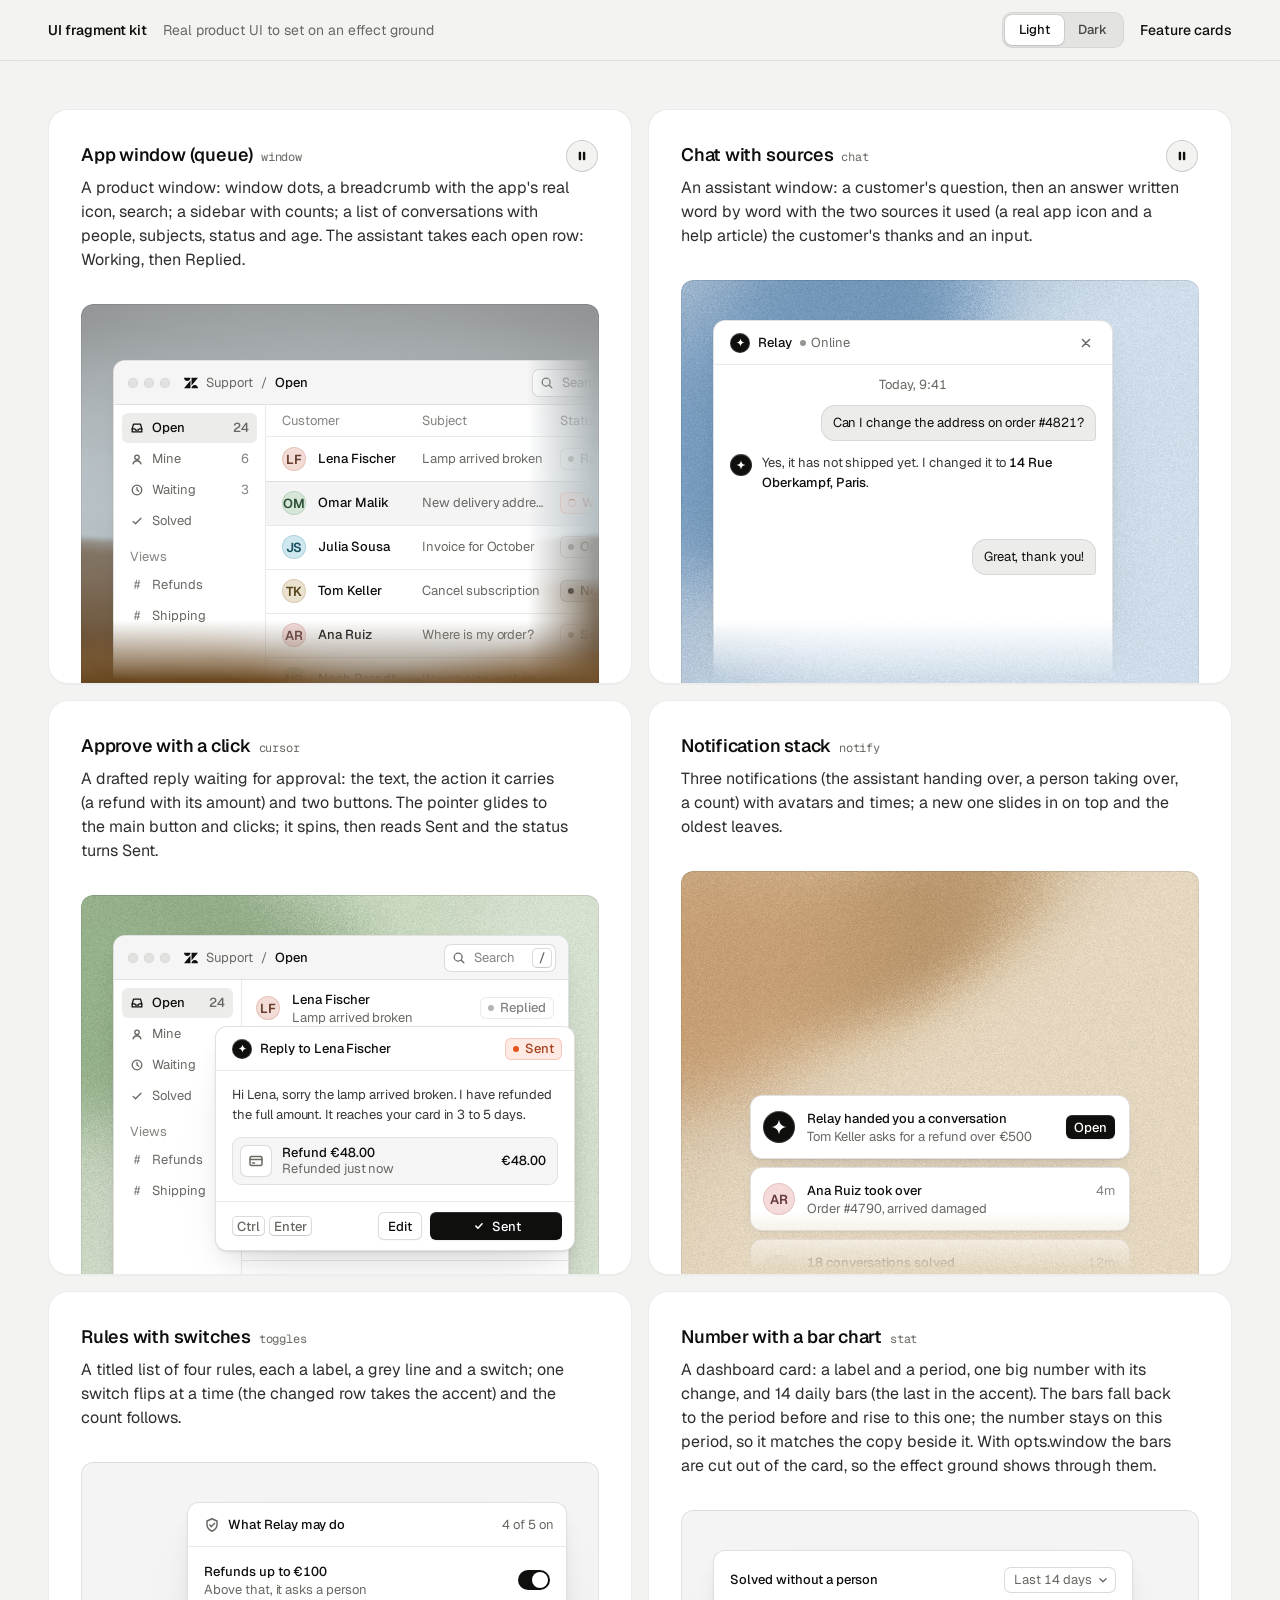
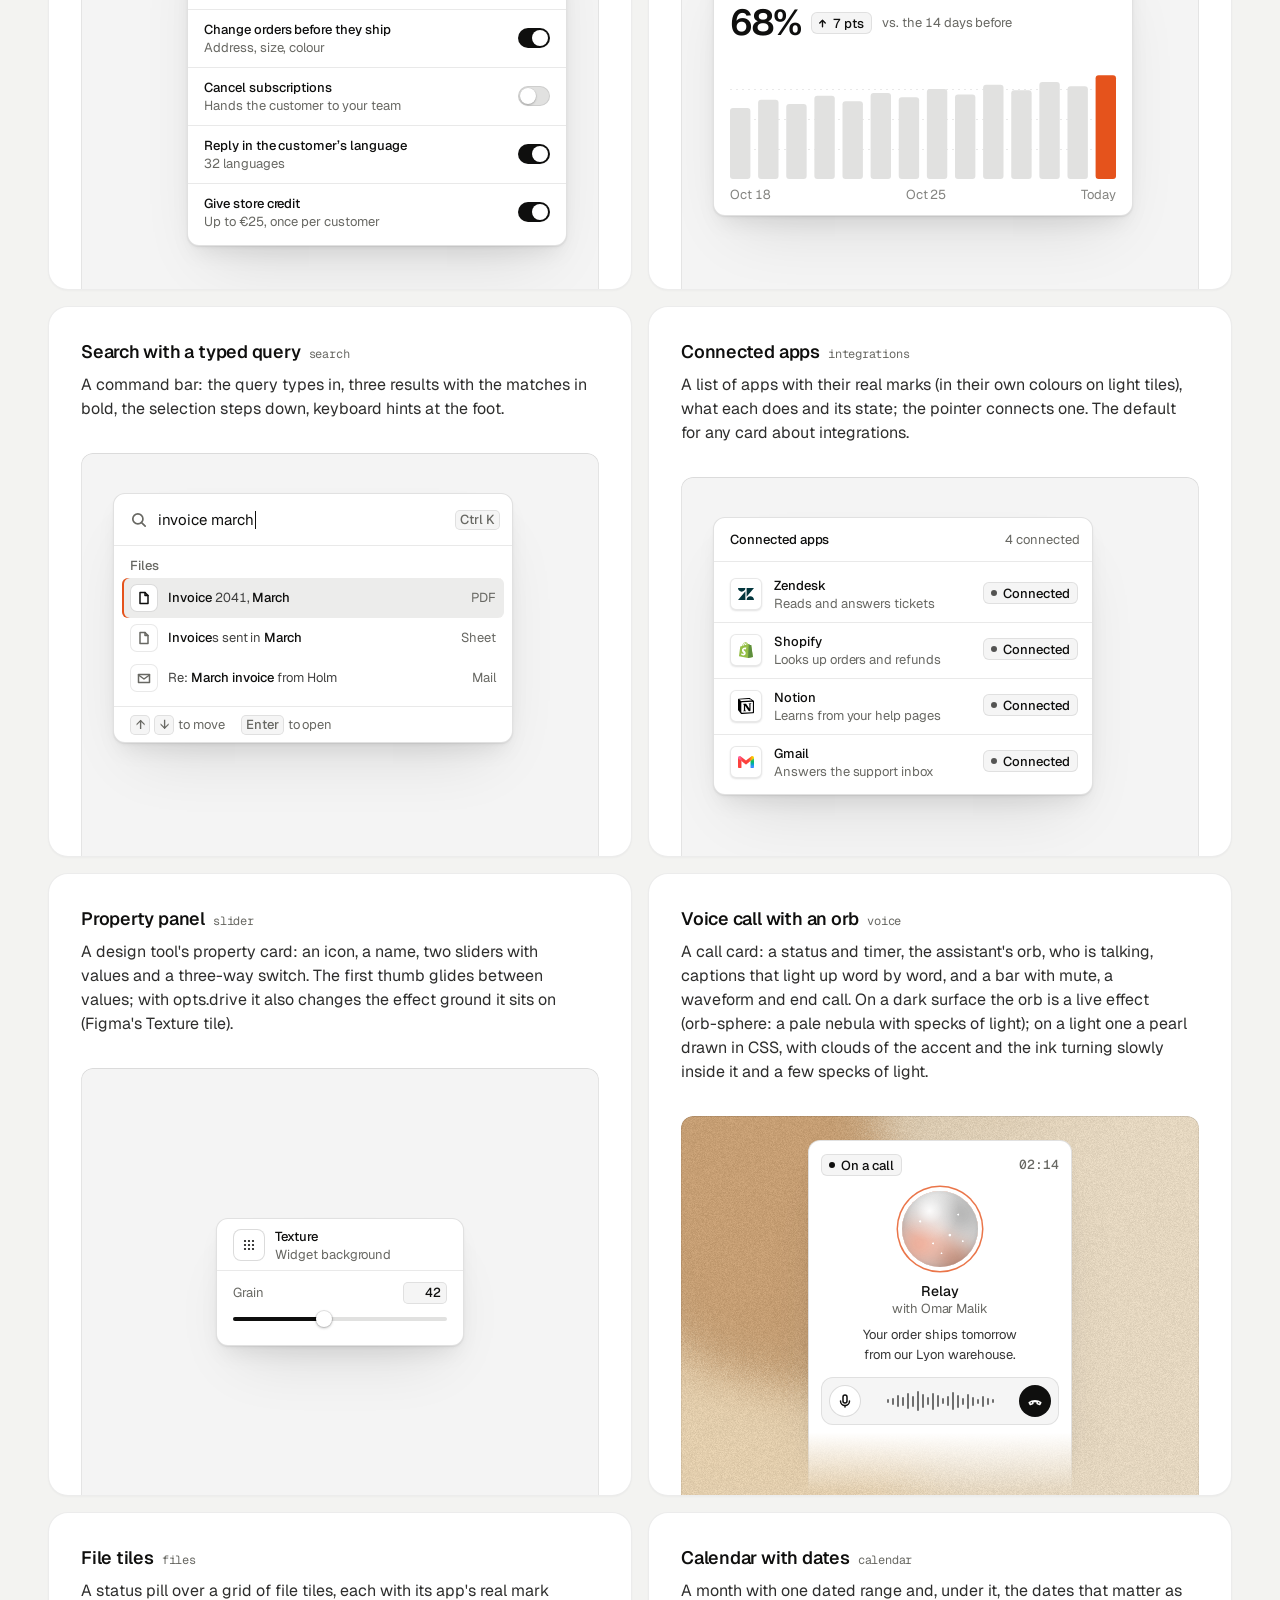
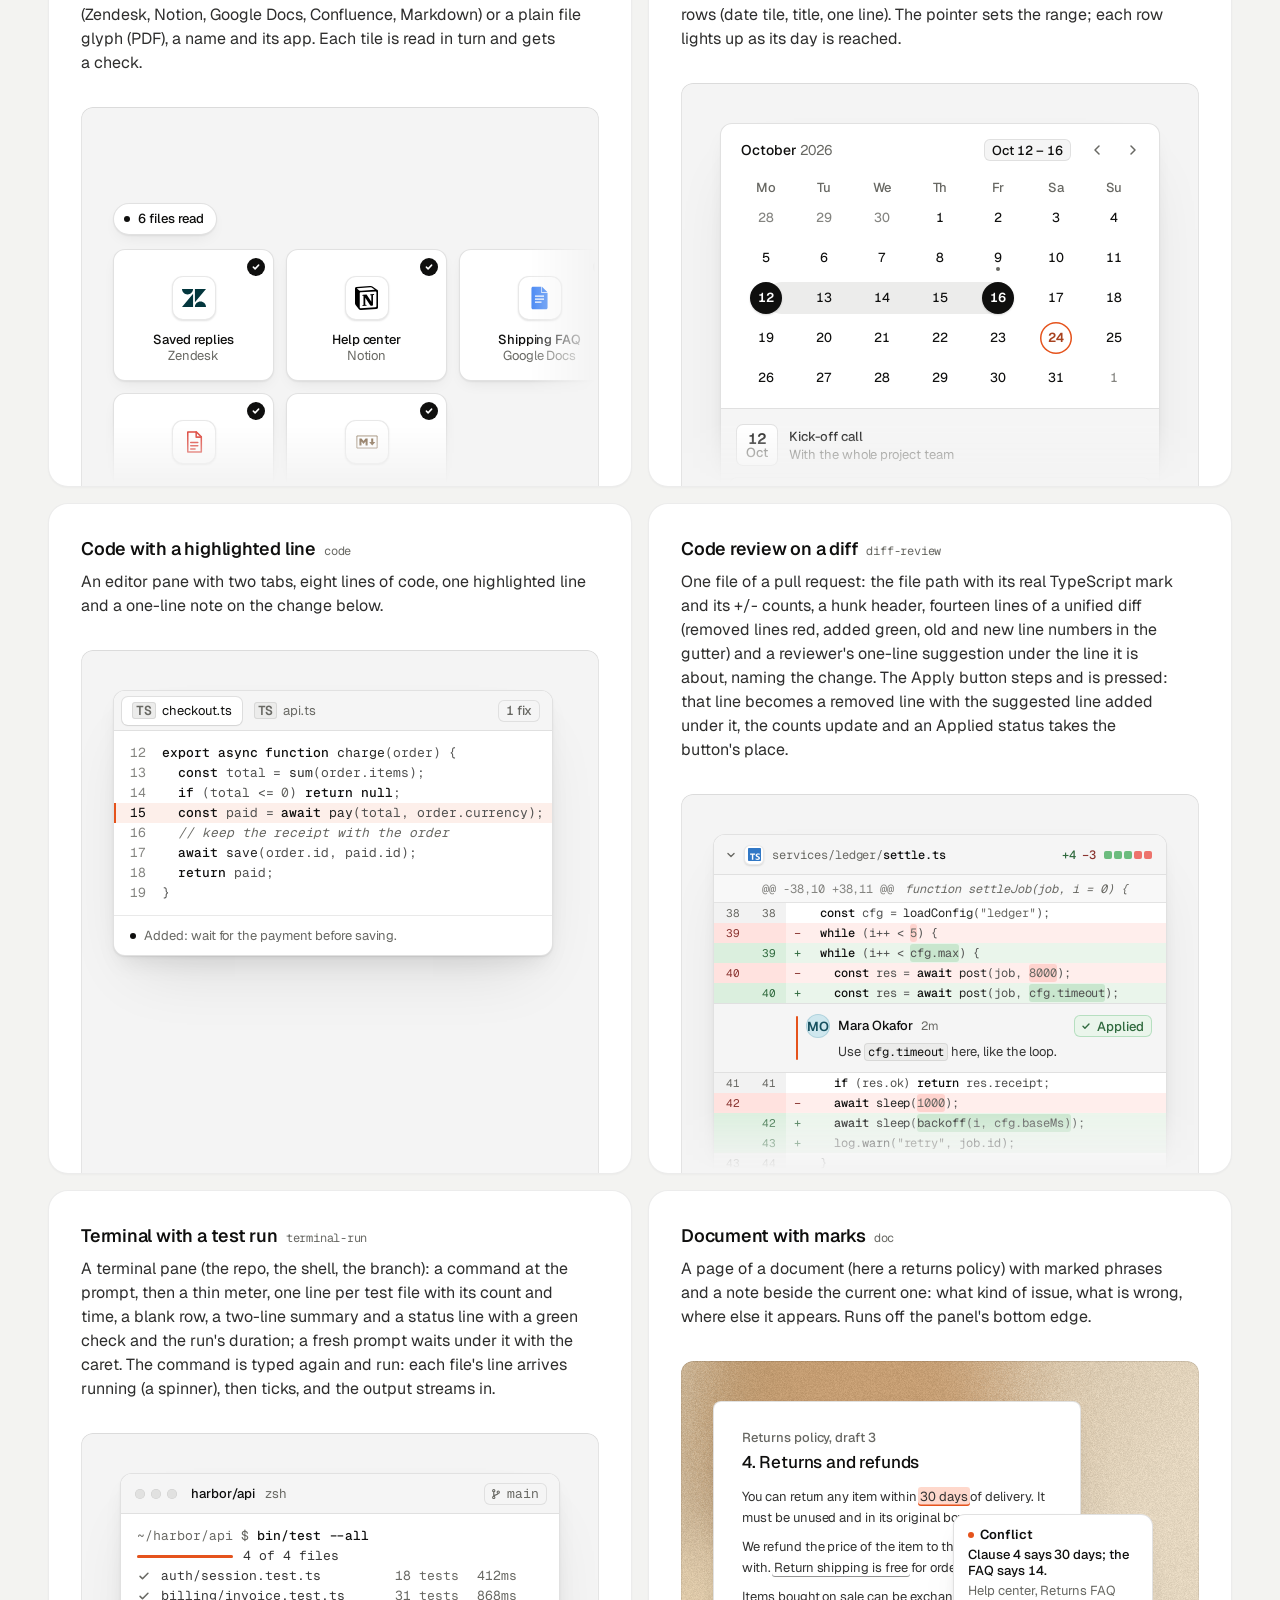
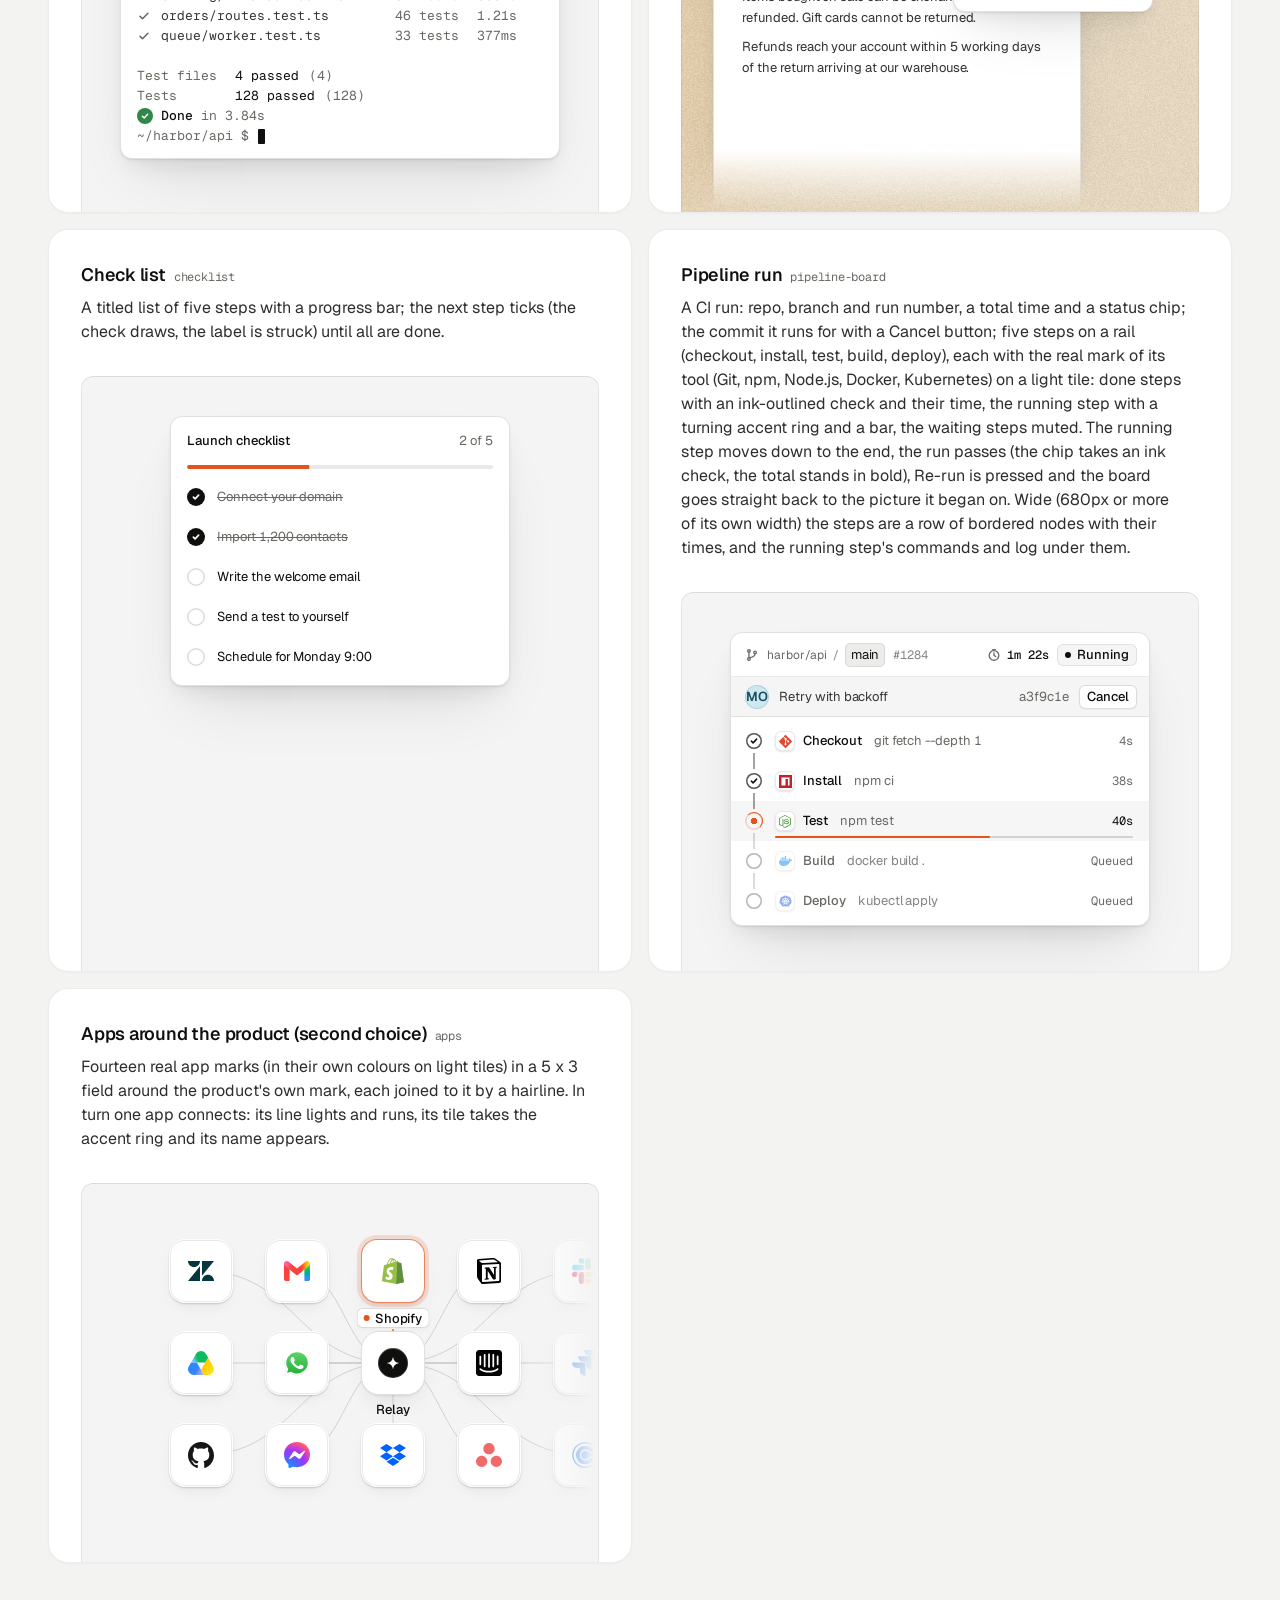
<file: assets/ui/index.html>
<!doctype html>
<html lang="en" data-theme="light">
<head>
<script>window.__tpGlMax = 16;   /* a gallery shows many live effects at once; a page of a site keeps the default 4 (fx.js) */</script>
<meta charset="utf-8">
<meta name="viewport" content="width=device-width, initial-scale=1">
<title>UI fragment kit</title>
<meta name="description" content="Nineteen pieces of real product UI from the taste-skill kit, each on an effect ground in a feature card.">
<link rel="preconnect" href="https://fonts.googleapis.com">
<link rel="preconnect" href="https://fonts.gstatic.com" crossorigin>
<link href="https://fonts.googleapis.com/css2?family=Geist:wght@300..700&family=Geist+Mono:wght@400;500&display=swap" rel="stylesheet">
<link rel="stylesheet" href="base.css">
<link rel="stylesheet" href="cards.css">
<style>
  :root { --font-text: "Geist", system-ui, sans-serif; --font-display: "Geist", system-ui, sans-serif; --font-mono: "Geist Mono", ui-monospace, monospace; }
  [data-theme="light"] { --bg: #f3f3f1; --card: #ffffff; --ink: #0f0f0e; --muted: #686863; --accent: #e5531c; --accent-ink: #ffffff; --g-bg: #e9e8e4; --g-surface: #f6f5f2; --frag: #ffffff; --warm: #c9a679; }
  [data-theme="dark"] { --bg: #070708; --card: #151517; --ink: #f2f2ef; --muted: #8f9094; --accent: #ff7a3c; --accent-ink: #120c08; --g-bg: #0e0e10; --g-surface: #1b1c1f; --frag: #1c1d20; --warm: #9c9689; }
  * { box-sizing: border-box; }
  html, body { margin: 0; }
  body { font-family: var(--font-text); background: var(--bg); color: var(--ink); -webkit-font-smoothing: antialiased; }
  .panel { --fx-bg: var(--g-bg); --fx-surface: var(--g-surface); --fx-ink: var(--ink); --fx-muted: var(--muted); --fx-accent: var(--hue, var(--warm)); --fx-accent-ink: var(--accent-ink); --calm: var(--g-bg); --p-h: 380px; }
  .top { position: sticky; top: 0; z-index: 20; background: color-mix(in oklab, var(--bg) 86%, transparent); backdrop-filter: blur(14px); -webkit-backdrop-filter: blur(14px); border-bottom: 1px solid color-mix(in oklab, var(--ink) 8%, transparent); }
  .top__in { max-width: 1232px; margin: 0 auto; padding: 0 24px; height: 60px; display: flex; align-items: center; gap: 16px; font-size: 14px; line-height: 20px; }
  .top__in strong { font-weight: 560; }
  .top__in > span { color: var(--muted); }
  .sp { flex: 1; }
  .seg { display: inline-flex; padding: 3px; border-radius: 10px; background: color-mix(in oklab, var(--ink) 6%, var(--bg)); box-shadow: inset 0 0 0 1px color-mix(in oklab, var(--ink) 6%, transparent); }
  .seg button { font: inherit; font-size: 13px; font-weight: 500; border: 0; background: none; color: color-mix(in oklab, var(--ink) 72%, var(--bg)); height: 30px; padding: 0 14px; border-radius: 7px; cursor: pointer; }
  .seg button[aria-pressed="true"] { background: var(--card); color: var(--ink); box-shadow: 0 0 0 1px color-mix(in oklab, var(--ink) 8%, transparent), 0 1px 2px rgb(0 0 0 / .1); }
  .top__in a { color: var(--ink); text-decoration: none; font-weight: 500; }
  main { max-width: 1232px; margin: 0 auto; padding: 48px 24px 96px; }
  .grid { display: grid; grid-template-columns: repeat(2, minmax(0, 1fr)); gap: 16px; }
  .card > h3 code { font: 400 12px/16px var(--font-mono); color: var(--muted); margin-left: 8px; }
  @media (max-width: 860px) { .grid { grid-template-columns: minmax(0, 1fr); } }
  @media (max-width: 600px) { main { padding: 24px 16px 64px; } .top__in { padding: 0 16px; } .top__in > span { display: none; } .panel { --p-h: 340px; } }
</style>
</head>
<body>
<header class="top">
  <div class="top__in">
    <strong>UI fragment kit</strong><span>Real product UI to set on an effect ground</span>
    <span class="sp"></span>
    <div class="seg" role="group" aria-label="Theme"><button type="button" data-mode="light" aria-pressed="true">Light</button><button type="button" data-mode="dark" aria-pressed="false">Dark</button></div>
    <a href="cards.html">Feature cards</a>
  </div>
</header>
<main><div class="grid" id="grid"></div></main>

<script type="module">
  import fx from '../effects/fx.js';
  import ui from './ui.js';
  const index = await fetch('index.json').then(r => r.json());
  // where each one sits, as its meta.json says: anchored at a corner or rising from the bottom and cut by
  // the panel's edge, or whole with 24px or more of ground round it; a fade only where an edge cuts it.
  // Only the compact slider sits in the calm middle (Figma's Texture tile); the cursor dialog is shown
  // where it belongs, over the lower-right edge of a window. [class, fade, style, opts]
  const PLACE = {
    window: ['at-corner', 'stage--fade-br', '--ay:56px'],
    chat: ['at-rise to-edge', 'stage--fade-b'],
    cursor: ['at-over', '', '--bx:24px;--by:24px'],
    notify: ['at-rise fit', 'stage--fade-b', '--ay:calc(100% - 180px);--ay-sm:calc(100% - 180px);--fit-max:380px'],
    toggles: ['at-right', ''],
    stat: ['at-corner', ''],
    search: ['at-corner', ''],
    integrations: ['at-corner', ''],
    slider: ['at-center', '', '', '{"compact":true,"drive":{"param":"grain","min":0.15,"max":0.95}}'],
    voice: ['at-rise to-edge fit', 'stage--fade-b', '--ax:max(24px, 50% - 132px);--ay:24px;--fit-max:264px'],
    files: ['at-corner wide', 'stage--fade-br', '--w:680px;--ay:96px'],
    calendar: ['at-rise fit', 'stage--fade-b', '--fit-max:440px'],
    code: ['at-corner', ''],
    'diff-review': ['at-corner fit', 'stage--fade-b', '--fit-max:480px'],
    'terminal-run': ['at-rise fit', '', '--fit-max:440px'],
    'pipeline-board': ['at-rise fit', '', '--fit-max:420px'],
    doc: ['at-corner to-edge', 'stage--fade-b'],
    checklist: ['at-rise fit', '', '--fit-max:340px'],
    apps: ['at-corner wide', 'stage--fade-br', '--w:560px;--ay:48px'],
  };
  // grounds behind UI are soft lit fields (never a line or dot pattern), on both themes: the bright
  // picture behind dark UI on the dark page, a clear step darker than white UI on the light page
  // the painting stays abstract (a mist over warm sand, level, fully soft) and shows once on the page
  const PAINT = ['painterly-landscape', { blur: 1, brush: 0.35, slope: 0, hillY: 0.3, horizon: 0.62, calm: 0.2, calmX: 0.6, calmY: 0.8, drift: 0, side: 1 }, '{"bg":"#a3b0b6","accent":"#c49a6c"}'];
  const GRAIN = ['grain-gradient', { speed: 0, grainMotion: 0, calm: 0.2, calmX: 0.5, calmY: 0.6, tint: 0.6, contrast: 0.6 }, '{"bg":"#d9ccb7","surface":"#e9e0d2","ink":"#2a2622","muted":"#6f675c","accent":"#a8794a"}'];
  const SKY = [GRAIN[0], GRAIN[1], '{"bg":"#c6d3df","surface":"#d6e0e9","ink":"#25303a","muted":"#5d6873","accent":"#3f6a92"}'];
  const SAGE = [GRAIN[0], GRAIN[1], '{"bg":"#cdd6c6","surface":"#dce3d6","ink":"#262d24","muted":"#5f6a5a","accent":"#6c8e63"}'];
  const GROUND = (m, i) => (m.name === 'slider' ? GRAIN : i === 0 ? PAINT : [GRAIN, SKY, SAGE][i % 3]);
  const q = new URLSearchParams(location.search);
  const grid = document.getElementById('grid');
  grid.innerHTML = index.fragments.map((m, i) => {
    const [at, fade, extra = '', opts = ''] = PLACE[m.name] || ['at-corner', 'stage--fade-br'];
    const [id, params, pal] = GROUND(m, i);
    const w = at === 'at-center' ? '' : ` style="--ax:32px;--ay:40px;${extra}"`;
    const o = opts ? ` data-ui-opts='${opts}'` : '';
    // the cursor is a dialog over a window's edge: the window under it holds still
    const under = m.name === 'cursor' ? `<div class="at-corner" style="--ax:32px;--ay:40px" data-ui-load="window" data-ui-opts='{"compact":true}' data-ui-still></div>` : '';
    return `<article class="card card--row"><h3>${m.title}<code>${m.name}</code></h3><p>${m.shows}</p>
      <div class="panel" data-fx="${id}" data-fx-seed="${(i + 1) * 17}" data-fx-params='${JSON.stringify(params)}' data-fx-palette='${pal}' style="--calm-k:0%">
        <div class="stage ${fade}">${under}<div class="${at}"${w}${o} data-ui-load="${m.name}"></div></div></div></article>`;
  }).join('');
  function setMode(mode) {
    document.documentElement.dataset.theme = mode;
    document.querySelectorAll('.seg button').forEach(b => b.setAttribute('aria-pressed', String(b.dataset.mode === mode)));
  }
  setMode(q.get('mode') === 'dark' ? 'dark' : 'light');
  if (q.has('t')) fx.setClock(+q.get('t'));
  // each ground is drawn once near the screen and kept as a picture (its WebGL context freed), so nineteen
  // panels need one or two contexts, not nineteen
  await Promise.all([ui.loadAll(grid), ui.grounds(grid, fx)]);
  document.documentElement.dataset.ready = '1';
  document.querySelectorAll('.seg button').forEach(b => b.addEventListener('click', async () => {
    setMode(b.dataset.mode);
    for (const el of grid.querySelectorAll('[data-ui]')) el.__ui?.repaint?.();
    await ui.grounds(grid, fx);
  }));
</script>
</body>
</html>
</file>
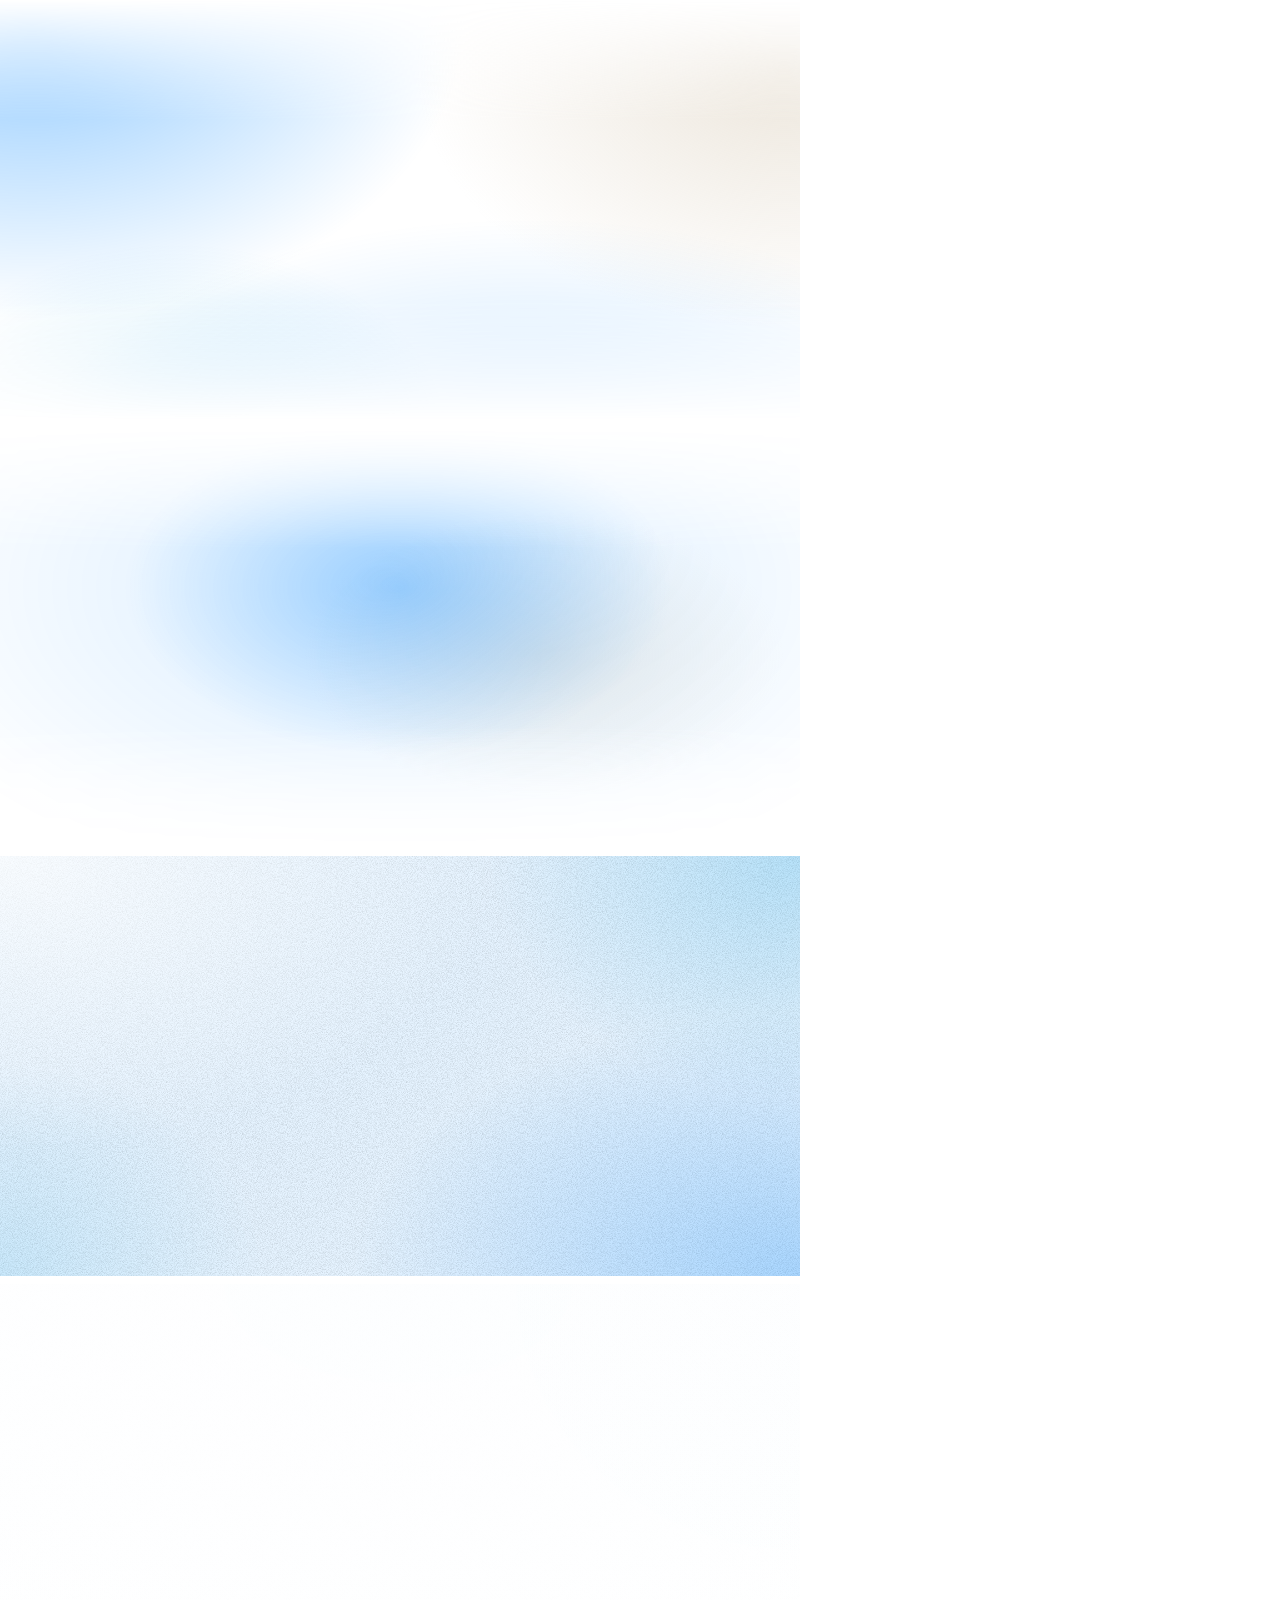
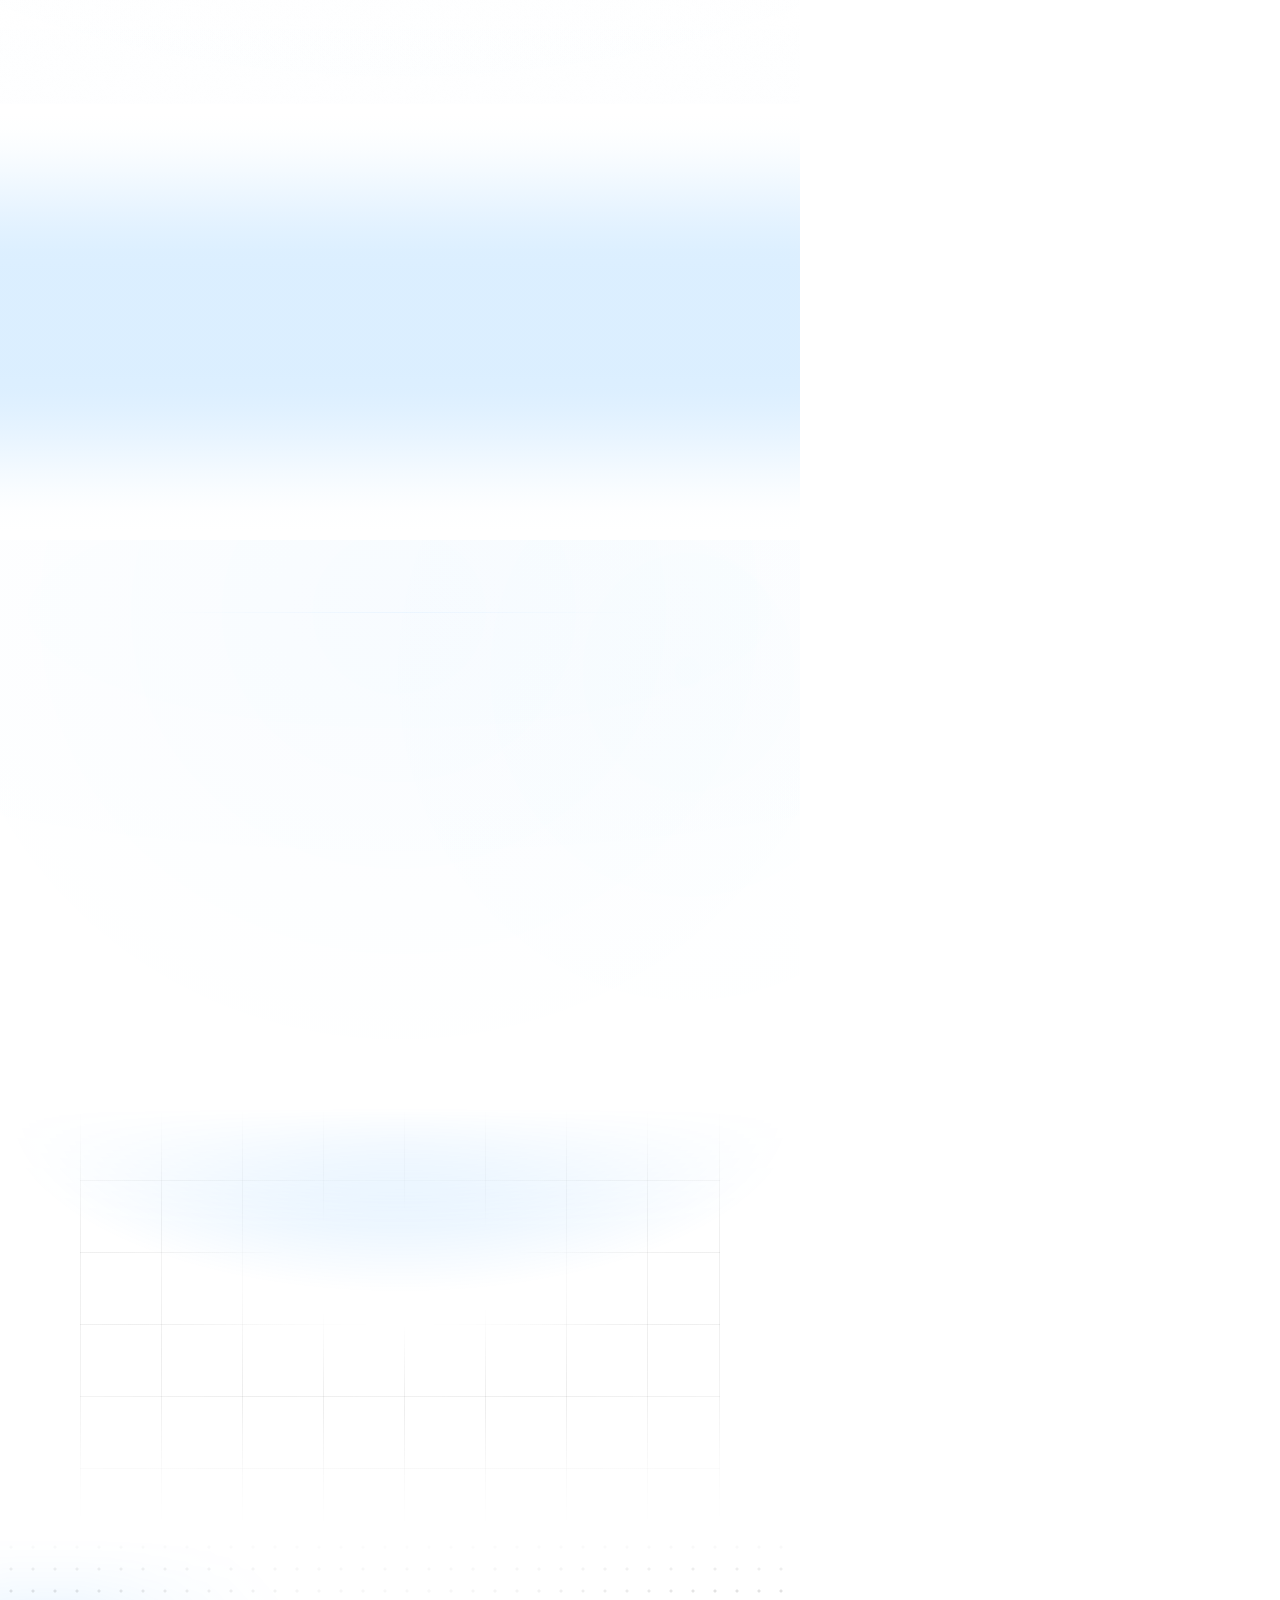
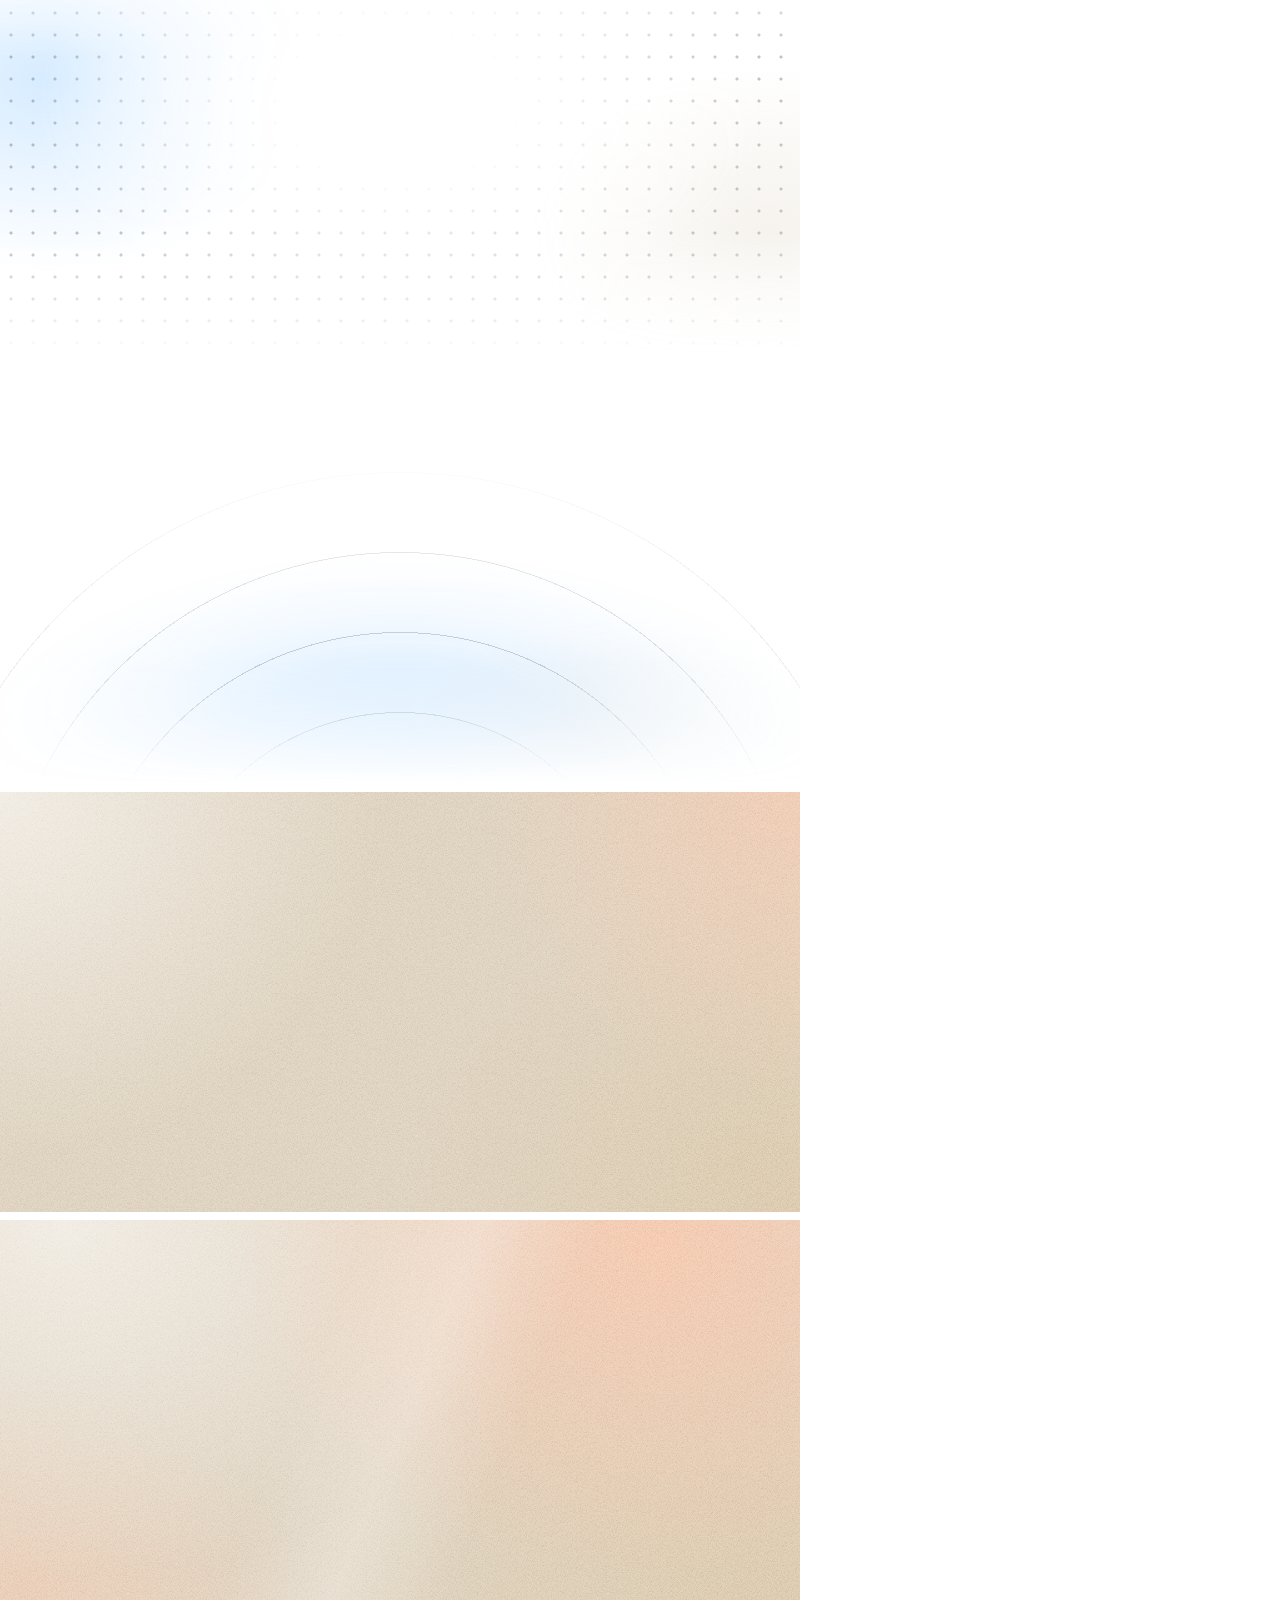
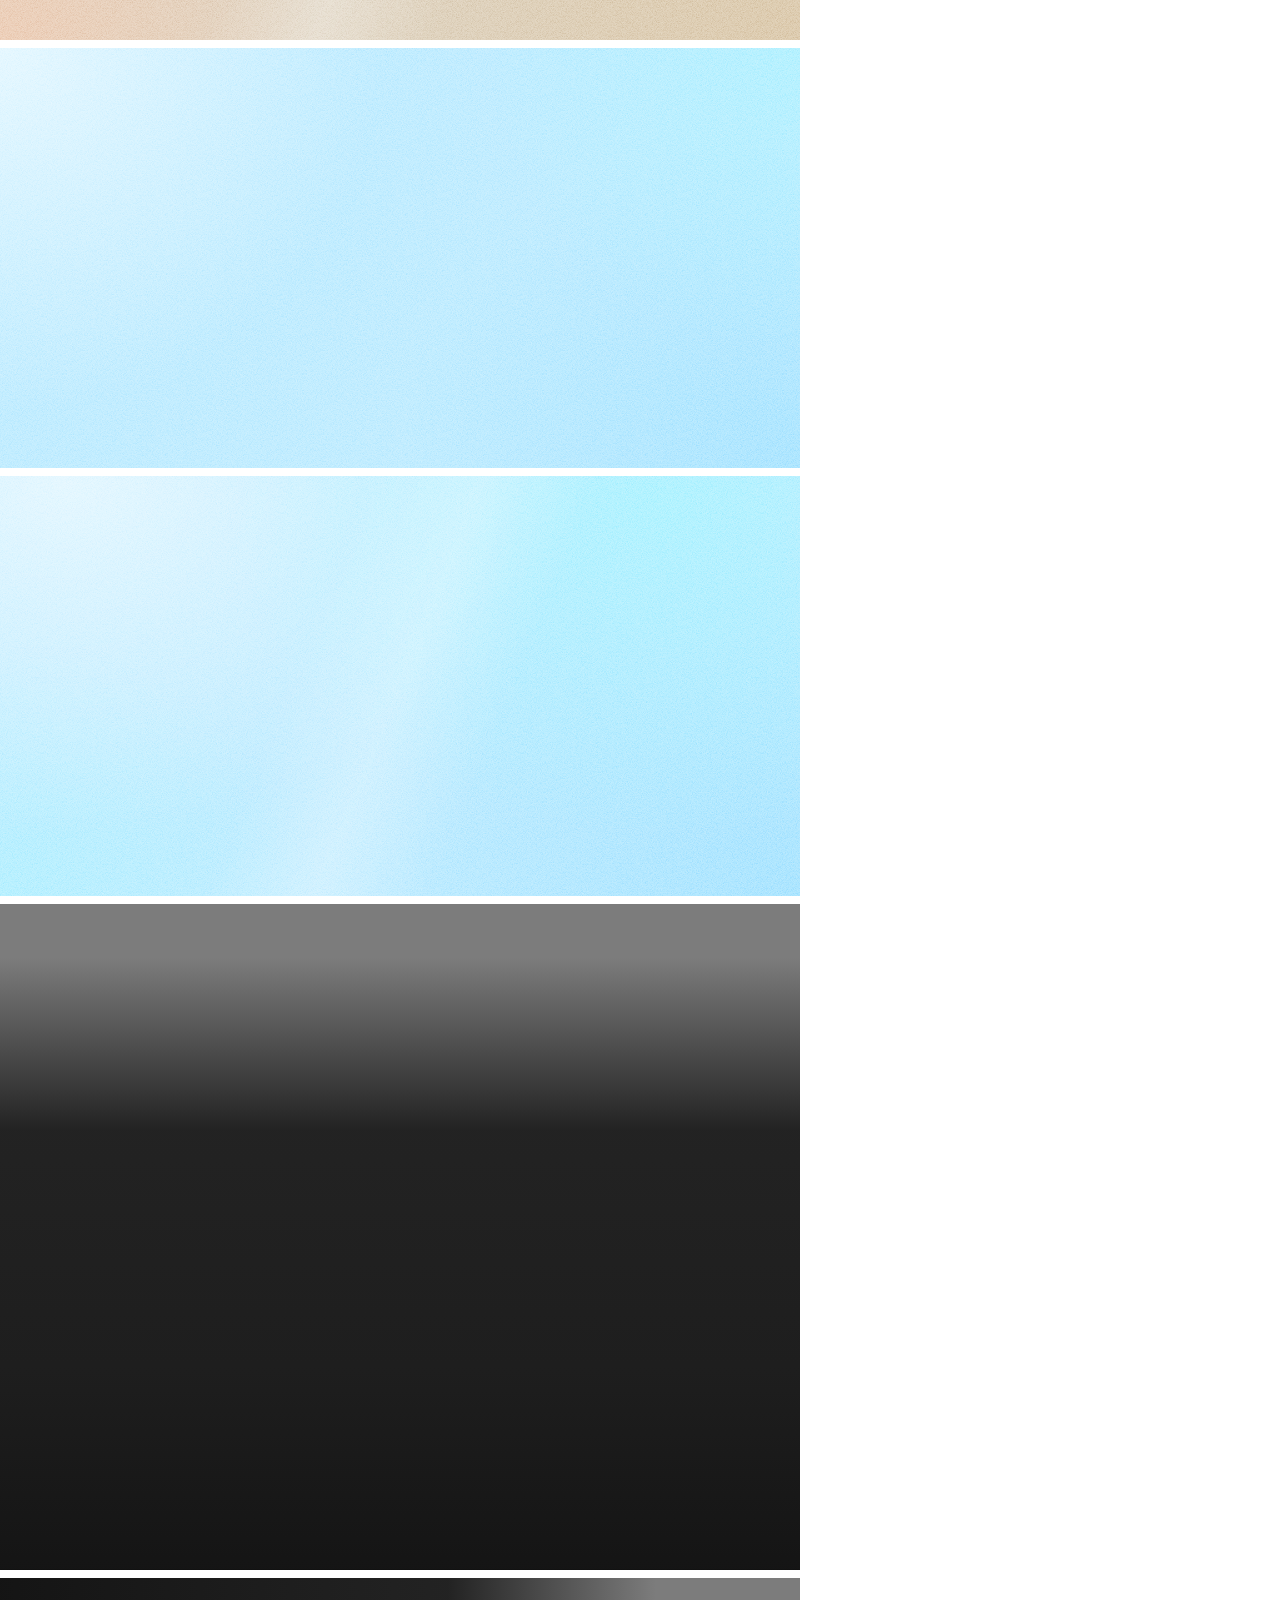
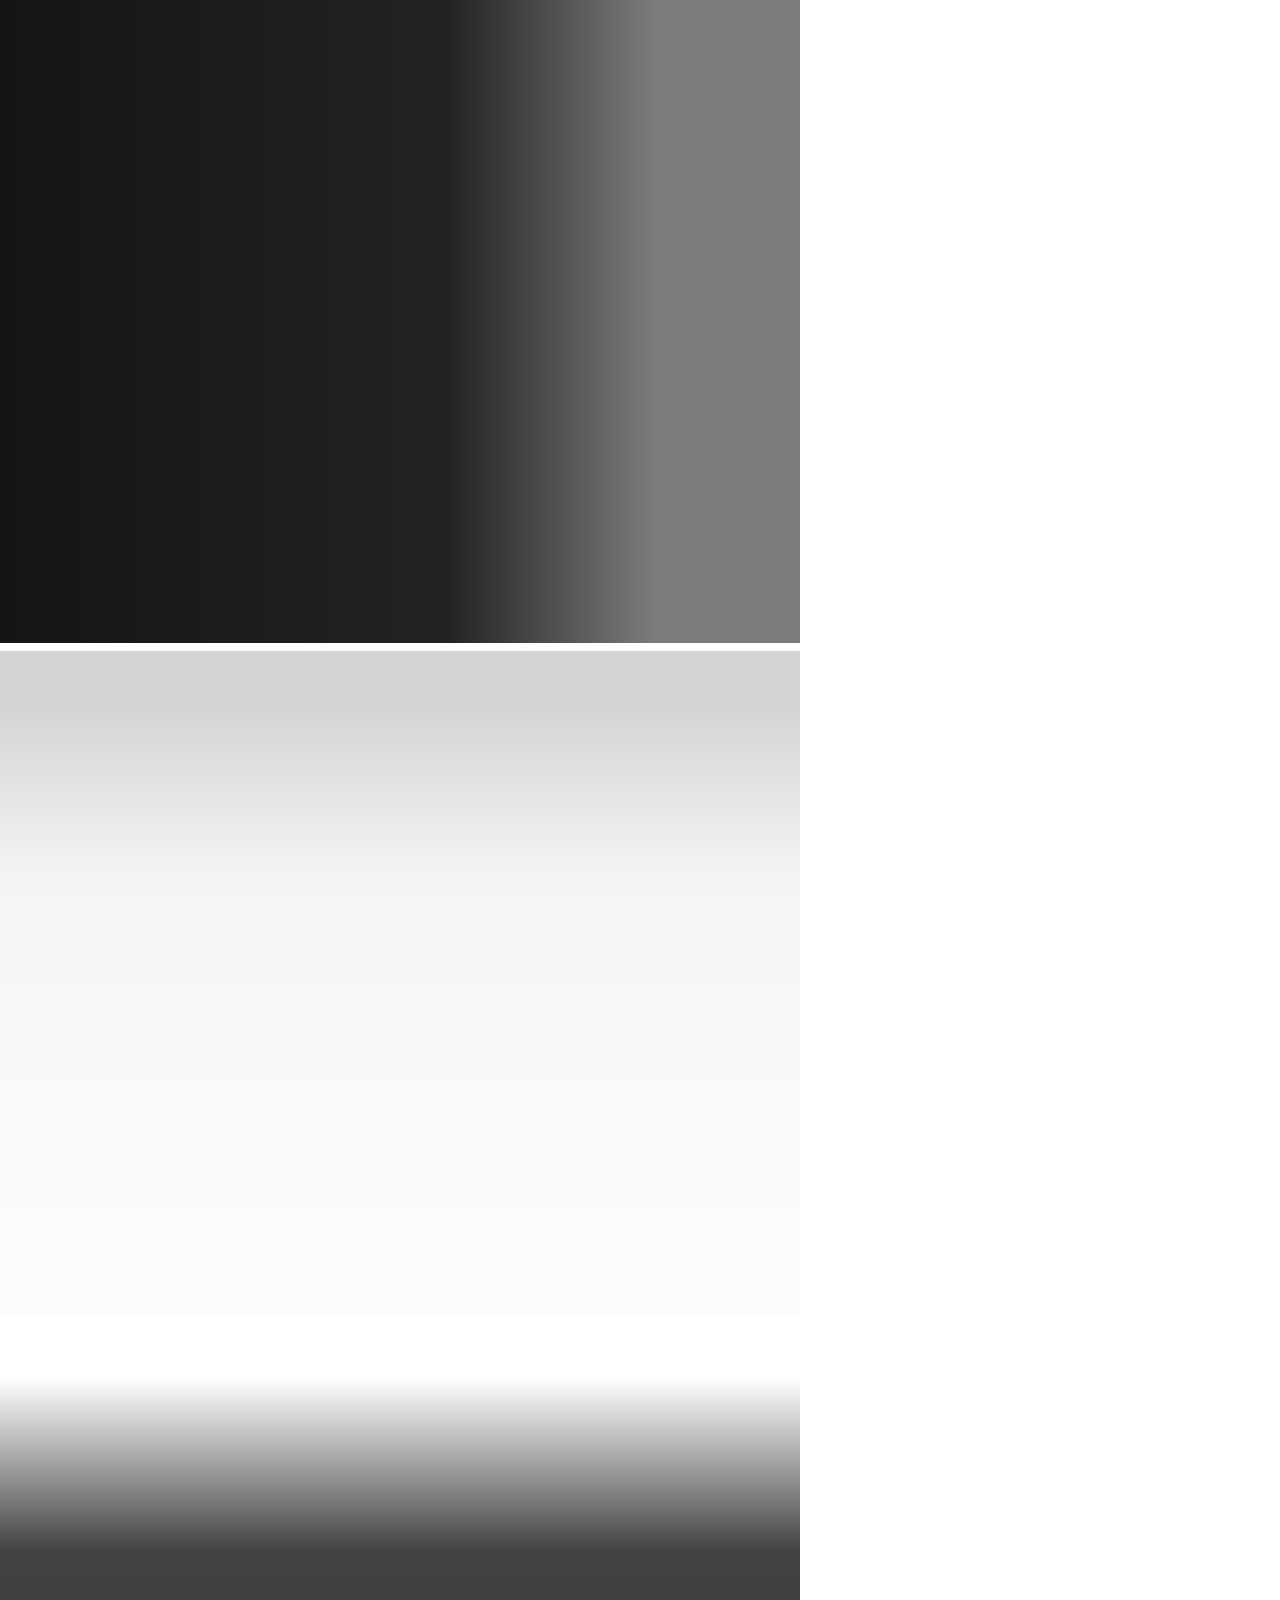
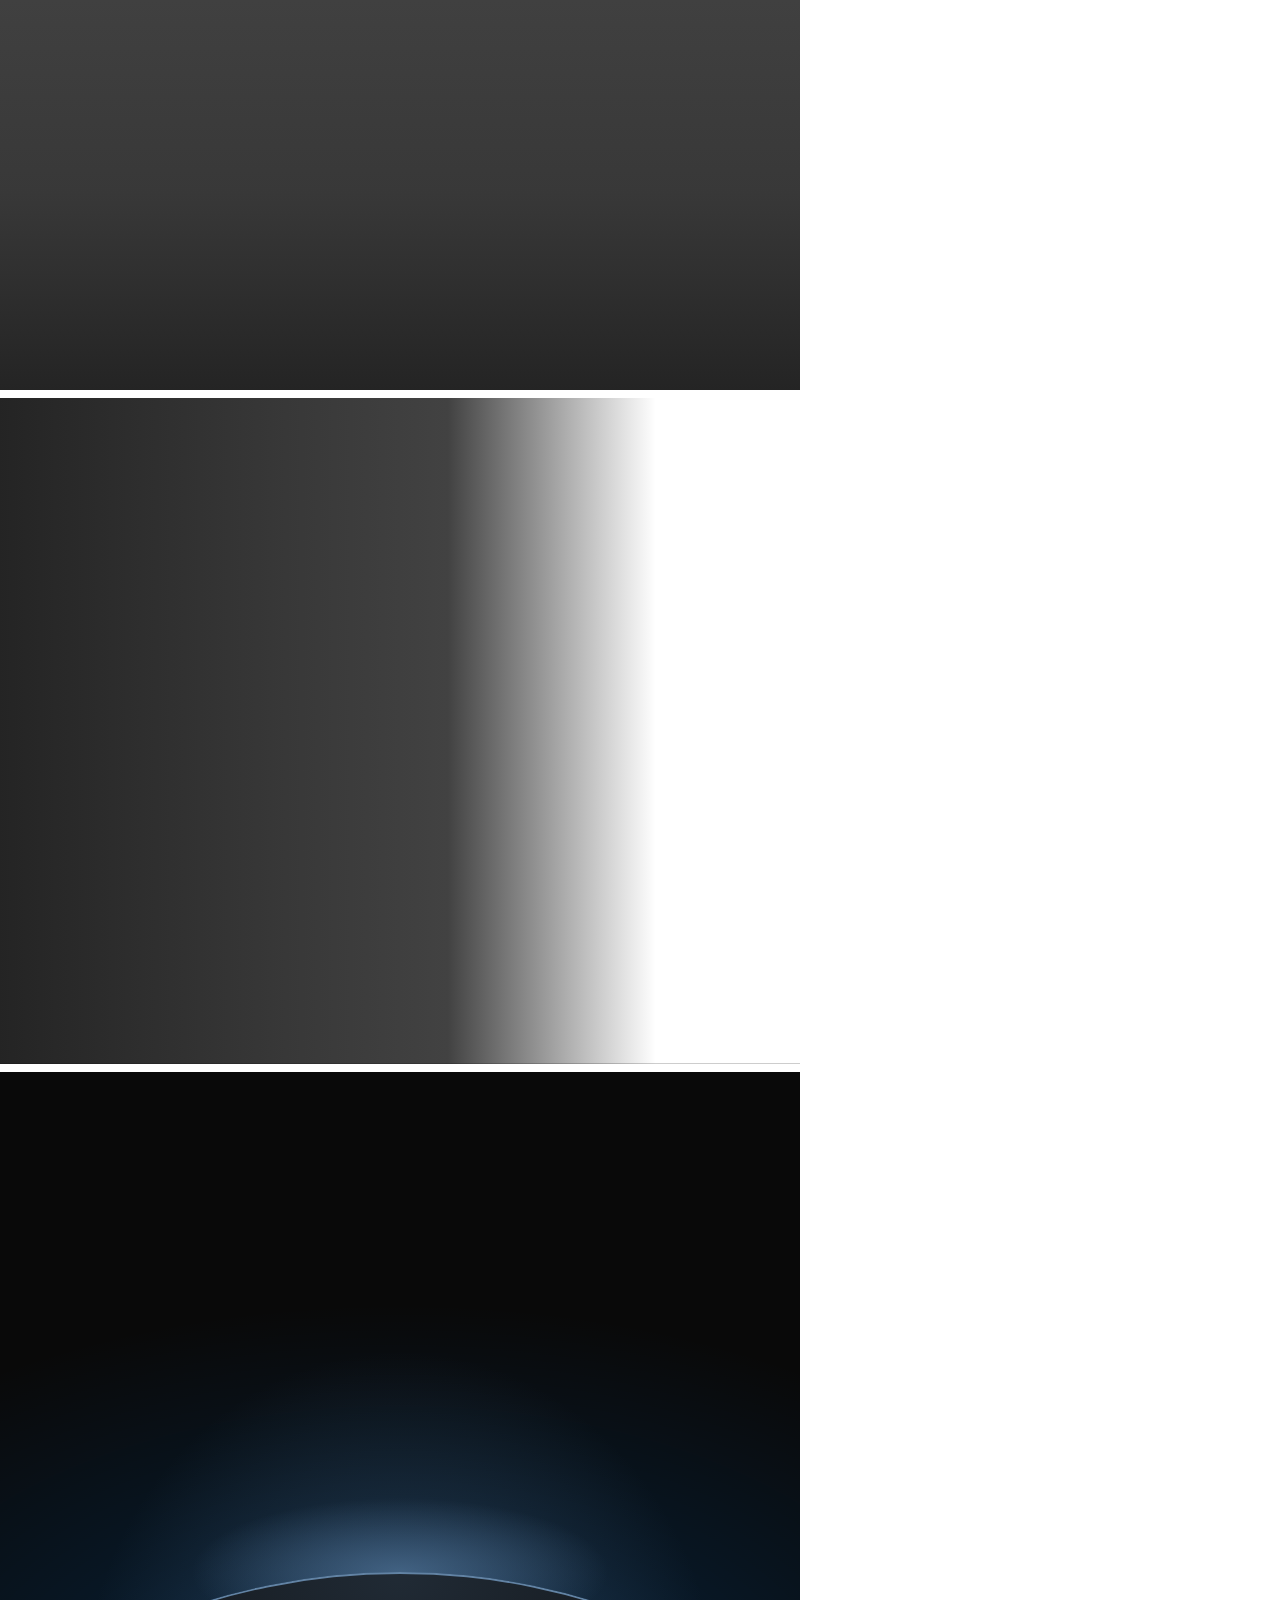
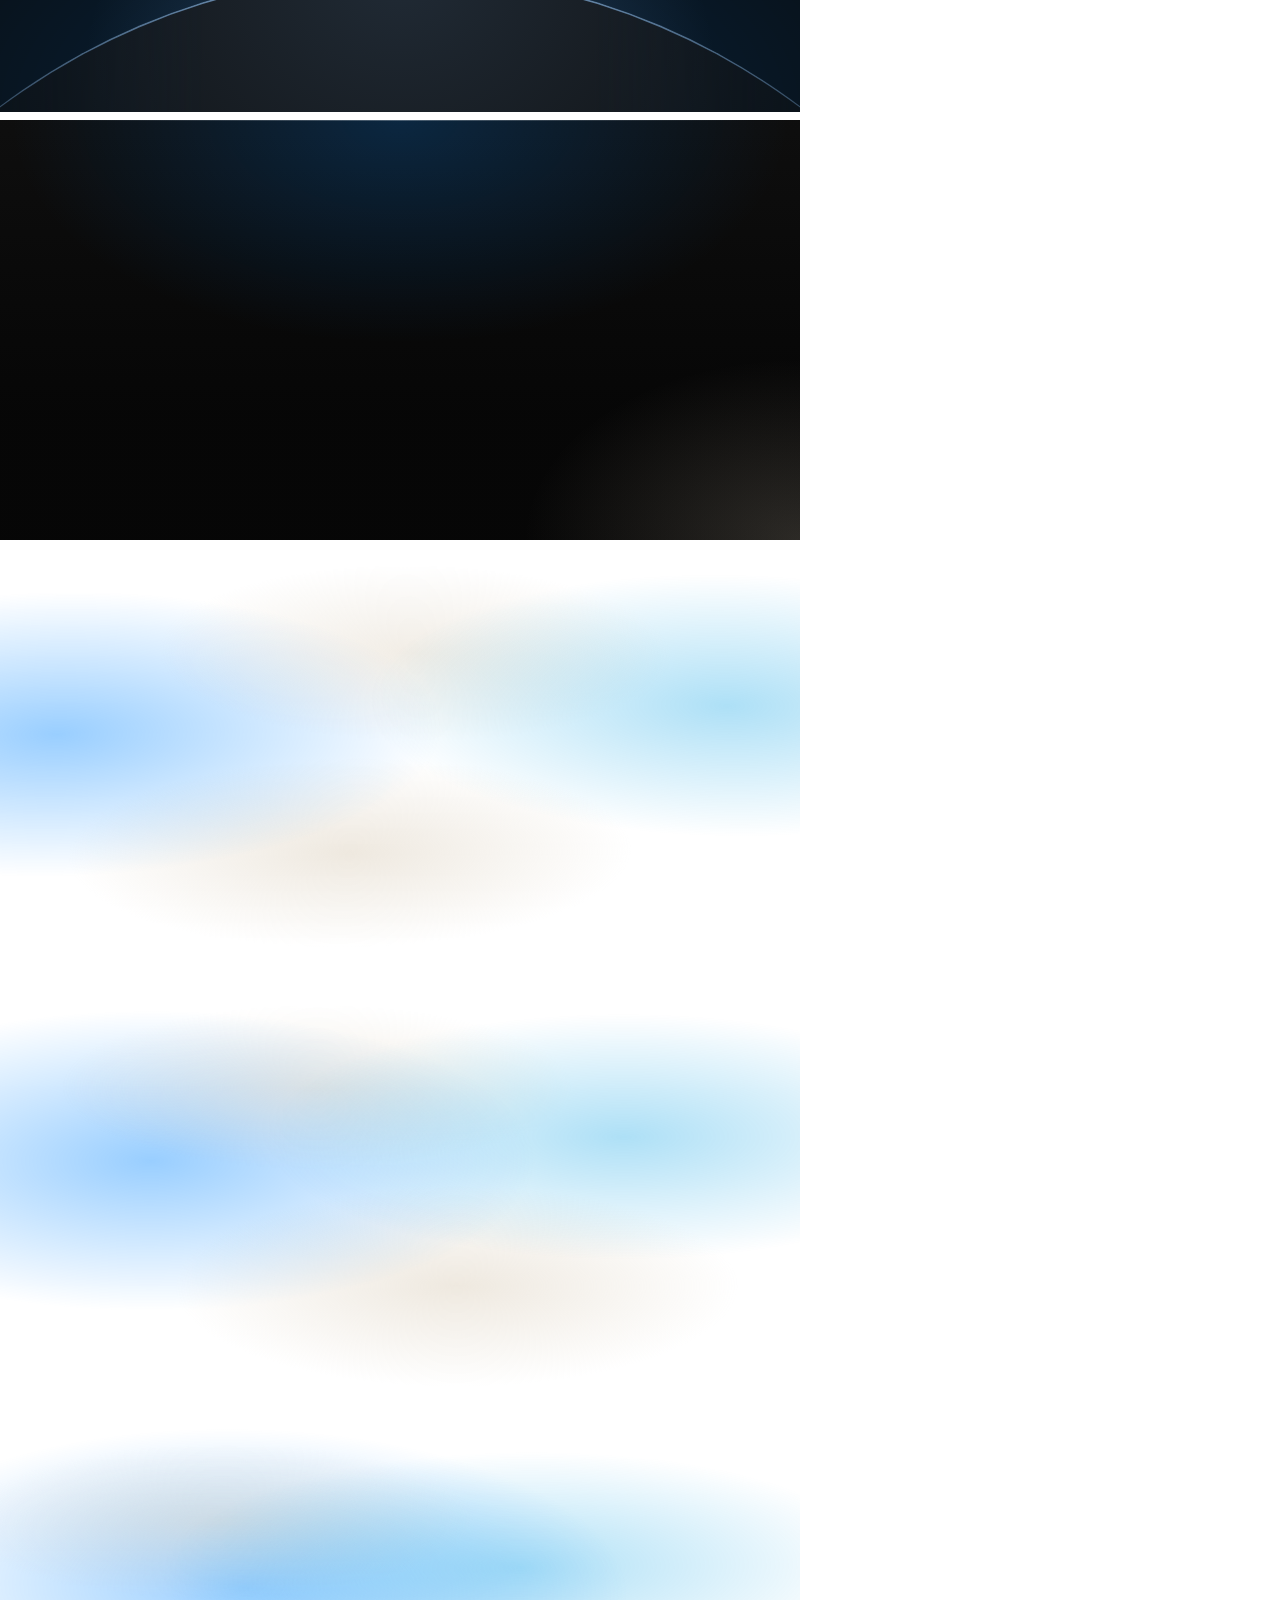
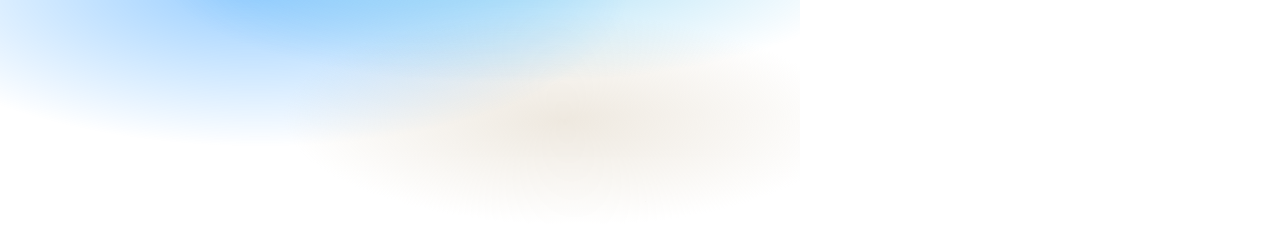
<file: assets/backgrounds/check.html>
<!doctype html>
<html lang="en" data-ground="sand">
<head>
<meta charset="utf-8">
<title>Backgrounds contrast check</title>
<!-- Every ground in a 800px box, for check.mjs: it sets a palette, screenshots the boxes and measures
     the ink and muted contrast on every pixel of each ground's text zone (index.json). The photograph
     grounds sit on a flat grey picture: #7c7c7c for the dark scrim, #d4d4d4 for the light one; and the worst case of the dark scrim: a white
     picture (white words on it). The light scrim is for pale photographs only. -->
<link rel="stylesheet" href="../system.css">
<link rel="stylesheet" href="backgrounds.css">
<style>body { margin: 0; width: 800px; } .box { width: 800px; margin: 0 0 8px; padding: 24px; font-size: 20px; } .pi, .pm { visibility: hidden; } .pi { color: var(--ink); } .pm { color: var(--muted); }  /* the liquid blobs held at the start, the middle and the end of their drift (the keyframes in backgrounds.css), so the text zone is measured where they stand under it */
  .at-start::before { animation: none; transform: translate3d(-7%, 0, 0) skewX(-7deg) scaleY(.94); } .at-start::after { animation: none; transform: translate3d(8%, 0, 0) skewX(6deg) scaleY(1.04); }
  .at-mid::before { animation: none; transform: translate3d(.5%, 0, 0) skewX(-.5deg) scaleY(.995); } .at-mid::after { animation: none; transform: translate3d(-.5%, 0, 0) scaleY(.98); }
  .at-end::before { animation: none; transform: translate3d(8%, 0, 0) skewX(6deg) scaleY(1.05); } .at-end::after { animation: none; transform: translate3d(-9%, 0, 0) skewX(-6deg) scaleY(.92); }
</style>
<script src="backgrounds.js" defer></script>
</head>
<body>
<div class="bg-mist box" data-g="mist" style="height:420px"><span class="pi">Ink</span> <span class="pm">Muted</span></div>
<div class="bg-halo box" data-g="halo" style="height:420px"><span class="pi">Ink</span> <span class="pm">Muted</span></div>
<div class="bg-grain box" data-g="grain" style="height:420px"><span class="pi">Ink</span> <span class="pm">Muted</span></div>
<div class="bg-paper box" data-g="paper" style="height:420px"><span class="pi">Ink</span> <span class="pm">Muted</span></div>
<div class="bg-dusk box" data-g="dusk" style="height:420px"><span class="pi">Ink</span> <span class="pm">Muted</span></div>
<div class="bg-topglow box" data-g="topglow" style="height:560px"><span class="pi">Ink</span> <span class="pm">Muted</span></div>
<div class="bg-ruled box" data-g="ruled" style="height:420px"><span class="pi">Ink</span> <span class="pm">Muted</span></div>
<div class="bg-dots box" data-g="dots" style="height:420px"><span class="pi">Ink</span> <span class="pm">Muted</span></div>
<div class="bg-arcs box" data-g="arcs" style="height:420px"><span class="pi">Ink</span> <span class="pm">Muted</span></div>
<div class="bg-band box" data-g="band" style="height:420px"><span class="pi">Ink</span> <span class="pm">Muted</span></div>
<div class="bg-field box" data-g="field" style="height:420px"><span class="pi">Ink</span> <span class="pm">Muted</span></div>
<div class="bg-band bg-tint box" data-g="band-tint" style="height:420px"><span class="pi">Ink</span> <span class="pm">Muted</span></div>
<div class="bg-field bg-tint box" data-g="field-tint" style="height:420px"><span class="pi">Ink</span> <span class="pm">Muted</span></div>
<div class="bg-photo box" data-g="photo" style="height:520px;--g-photo:linear-gradient(#7c7c7c,#7c7c7c)"><span class="pi">Ink</span> <span class="pm">Muted</span></div>
<div class="bg-photo bg-photo--left box" data-g="photo-left" style="height:520px;--g-photo:linear-gradient(#7c7c7c,#7c7c7c)"><span class="pi">Ink</span> <span class="pm">Muted</span></div>
<div class="bg-photo bg-photo--light box" data-g="photo-light" style="height:520px;--g-photo:linear-gradient(#d4d4d4,#d4d4d4)"><span class="pi">Ink</span> <span class="pm">Muted</span></div>
<div class="bg-photo box" data-g="photo-white" style="height:520px;--g-photo:linear-gradient(#fff,#fff)"><span class="pi">Ink</span> <span class="pm">Muted</span></div>
<div class="bg-photo bg-photo--left box" data-g="photo-left-white" style="height:520px;--g-photo:linear-gradient(#fff,#fff)"><span class="pi">Ink</span> <span class="pm">Muted</span></div>
<div class="bg-horizon box" data-g="horizon" style="height:640px"><span class="pi">Ink</span> <span class="pm">Muted</span></div>
<div class="bg-deep box" data-g="deep" style="height:420px"><span class="pi">Ink</span> <span class="pm">Muted</span></div>
<div class="bg-liquid box at-start" data-g="liquid" data-no-pause style="height:420px"><span class="pi">Ink</span> <span class="pm">Muted</span></div>
<div class="bg-liquid box at-mid" data-g="liquid-mid" data-no-pause style="height:420px"><span class="pi">Ink</span> <span class="pm">Muted</span></div>
<div class="bg-liquid box at-end" data-g="liquid-end" data-no-pause style="height:420px"><span class="pi">Ink</span> <span class="pm">Muted</span></div>

</body>
</html>
</file>
<file: assets/system.css>
/*
  taste-skill system.css - the one system for the page. Link it first, then assets/ui/cards.css (the
  feature card, its panel and the fragment placements), then set the palette (--p-*), the fonts and
  the radius set on :root in the page (node scripts/start.mjs prints that block).
  Do not add a second grid, spacing scale, type scale, radius scale, button or card style.
*/

/* ---------------------------------------------------------------- tokens */
:root {
  /* palette (hex only; fx.js reads --bg --surface --ink --muted --accent --accent-ink) */
  --p-bg: #ffffff;
  --p-surface: #f4f4f4;
  --p-ink: #111111;
  --p-muted: #6b6b6b;
  --p-accent: #1a4be0;
  --p-accent-ink: #ffffff;
  --p-action: #1a4be0;      /* buttons, links, focus: the accent, or the ink when the accent is too pale */
  --p-action-ink: #ffffff;
  --p-inv-bg: #111111;
  --p-inv-surface: #1c1c1c;
  --p-inv-ink: #f4f4f4;
  --p-inv-muted: #a3a3a3;
  --p-inv-accent: #ffffff;
  --p-inv-accent-ink: #111111;
  --p-inv-action: #ffffff;
  --p-inv-action-ink: #111111;
  /* the lit ground behind UI and in the closing band (references/cards.md), one per page, tech pages only
     (none on kind other, which is flat): <html data-ground="sand|sky|sage|painting">. system.js gives it to every ground
     that holds UI, on light and dark pages alike; --hue on one panel changes only its accent */
  --ground-bg: #d9ccb7; --ground-surface: #e9e0d2; --ground-ink: #2a2622; --ground-muted: #5a534a; --ground-accent: #a8794a;

  /* fonts */
  --font-display: system-ui, -apple-system, "Segoe UI", sans-serif;
  --font-text: system-ui, -apple-system, "Segoe UI", sans-serif;
  --font-mono: ui-monospace, "SFMono-Regular", Menlo, Consolas, monospace;
  --display-weight: 400;    /* headlines 400; 500 on a tech page (software, gaming, hardware) */
  --display-tracking: -0.025em;

  /* the page rhythm (references/layout-v4.md): one section per screen. The header is fixed and
     --nav tall; every section is padded --padt above and --padb (plus the phone action bar, --bar)
     below, and is exactly one or two screens tall (--h: 1 or 2; --hm on a phone). The hero's words
     start --hgap under the header and its content ends --hpadb above the fold. */
  --nav: 72px;
  --padt: 120px;
  --padb: 72px;
  --hgap: 48px;
  --hpadb: 64px;
  --bar: 0px;
  /* grid: one .wrap (alias .container) for the header, every section and the footer, the same
     --gut on both sides: 1280 wide at x 80-1360 at 1440, 342 at x 24-366 at 390 */
  --container: 1280px;
  --gut: 80px;
  --pad: var(--gut);
  --gutter: 24px;

  /* spacing: 4/8 scale */
  --s-1: 4px;  --s-2: 8px;  --s-3: 12px; --s-4: 16px; --s-5: 24px;
  --s-6: 32px; --s-7: 48px; --s-8: 64px; --s-9: 96px; --s-10: 128px;
  --section: 40px;      /* only a .section outside main (the kit's demo pages); every main > section and
                           footer.closing take --padt and --padb */
  --section-band: 56px; /* the same for an older footer outside footer.closing */
  --head-gap: 48px;     /* the one heading-to-content gap, 32 on a phone (layout.css reads it as --ly-head-gap) */
  --card-pad: 16px;     /* card padding (cards.css sets its own for cards with a panel) */
  --card-gap: 16px;     /* gap between cards */

  /* type scale (the only sizes on the page) */
  --t-label: 13px;
  --t-small: 14px;
  --t-body: 16px;
  --t-lead: 18px;
  --t-card: 18px;
  --t-h3: 24px;
  /* straight lines from the phone size at 390 to the desktop size at 1440 (system.md's table) */
  --t-h2: clamp(30px, 1.72vw + 23.3px, 48px);
  --t-h1: clamp(38px, 3.24vw + 25.4px, 72px);
  /* a big number stays a step under the h2 (VI-11): 38 at 1440, 28 at 390, so it never reads as a
     section heading; a stats row and a price set their own, smaller still */
  --t-stat: clamp(28px, .952vw + 24.29px, 38px);

  /* radius: one scale (soft by default; data-radius on <html> switches it) */
  --r-sm: 8px;  --r-md: 12px; --r-lg: 20px; --r-btn: 8px;

  /* controls (fixed here; a page never adds its own) */
  --btn-h: 44px;
  --btn-h-sm: 36px;
  --nav-h: var(--nav);  /* the older name, kept for the kit's files */
  --icon: 16px;         /* small icons: socials, menu chevrons, mono brand marks */

  /* motion: the one UI ease-out (motion.css --m-ease and ui/base.css --u-ease read it; references/motion.md) */
  --ease: cubic-bezier(.2, .8, .2, 1);
  --dur: 180ms;
}
html[data-radius="sharp"] { --r-sm: 4px; --r-md: 6px;  --r-lg: 8px;  --r-btn: 4px; }
html[data-radius="soft"]  { --r-sm: 8px; --r-md: 12px; --r-lg: 20px; --r-btn: 8px; }
html[data-radius="round"] { --r-sm: 10px; --r-md: 16px; --r-lg: 24px; --r-btn: 999px; }
/* the four lit grounds (references/cards.md); sand is the default above. painting goes with
   painterly-landscape (x.ai's daylight sky over olive hills) */
html[data-ground="sky"]      { --ground-bg: #c6d3df; --ground-surface: #d6e0e9; --ground-ink: #25303a; --ground-muted: #4d5964; --ground-accent: #3f6a92; }
html[data-ground="sage"]     { --ground-bg: #cdd6c6; --ground-surface: #dce3d6; --ground-ink: #262d24; --ground-muted: #535b51; --ground-accent: #6c8e63; }
html[data-ground="painting"] { --ground-bg: #79a8d6; --ground-surface: #a6c4e2; --ground-ink: #16212c; --ground-muted: #273949; --ground-accent: #9c9b3c; }
/* cards.css takes its card and panel radii from this scale */
html[data-radius] .card { --c-r: var(--r-lg); }
html[data-radius] .panel { --p-r: var(--r-md); }

/* a phone: the header 56, the sections padded 96 / 48, the hero's words 40 under the header and its
   content ending 24 above the fold, 24 at both sides, 12 between columns */
@media (max-width: 639px) {
  :root { --nav: 56px; --padt: 96px; --padb: 48px; --hgap: 40px; --hpadb: 24px; --gut: 24px; --gutter: 12px; --card-gap: 12px; --head-gap: 32px; }
}
@media (min-width: 640px) {
  :root { --gut: 48px; --section: 48px; --section-band: 72px; --card-pad: 24px; }
}
@media (min-width: 1024px) {
  :root { --gut: 80px; --section: 56px; --section-band: 96px; --card-gap: 24px;
          --t-lead: 20px; --t-card: 20px; --t-h3: 28px; }
  /* a place (and a local service): the 1200 column at x 120-1320 */
  html[data-type="place"] { --gut: 120px; --container: 1200px; }
}
/* a place (VI-06, ST-96, PH-23): its own smaller type (h1 48/53 and 32/37, h2 32/40 and 24/30, titles
   and the sub-line 20 and 18), the Recipe 3 hero's gap under its photograph (40, 24 on a phone),
   square photographs and cards and 2px buttons, whatever data-radius and data-buttons say */
:root[data-type="place"] {
  --hgap: 40px;
  --t-h1: clamp(32px, 1.524vw + 26.06px, 48px);
  --t-h2: clamp(24px, .762vw + 21px, 32px);
  --t-h3: clamp(20px, .381vw + 18.51px, 24px);
  --r-sm: 2px; --r-md: 0px; --r-lg: 0px; --r-btn: 2px;
}
:root[data-type="place"] :is(h1, .t-h1) { line-height: 1.104; }
:root[data-type="place"] :is(h2, .t-h2) { line-height: 1.25; }
@media (max-width: 639px) {
  :root[data-type="place"] { --hgap: 24px; }
  :root[data-type="place"] :is(h1, .t-h1) { line-height: 1.156; }
}

/* ---------------------------------------------------------------- grounds (at most three) */
:root, .ground-base {
  --bg: var(--p-bg); --surface: var(--p-surface); --ink: var(--p-ink); --muted: var(--p-muted);
  --accent: var(--p-accent); --accent-ink: var(--p-accent-ink); --card: var(--p-surface);
  --action: var(--p-action); --action-ink: var(--p-action-ink);
}
.ground-surface {
  --bg: var(--p-surface); --surface: var(--p-bg); --ink: var(--p-ink); --muted: var(--p-muted);
  --accent: var(--p-accent); --accent-ink: var(--p-accent-ink); --card: var(--p-bg);
  --action: var(--p-action); --action-ink: var(--p-action-ink);
}
.ground-inverse {
  --bg: var(--p-inv-bg); --surface: var(--p-inv-surface); --ink: var(--p-inv-ink); --muted: var(--p-inv-muted);
  --accent: var(--p-inv-accent); --accent-ink: var(--p-inv-accent-ink); --card: var(--p-inv-surface);
  --action: var(--p-inv-action); --action-ink: var(--p-inv-action-ink);
}
:root, .ground-base, .ground-surface, .ground-inverse {
  --line: color-mix(in oklab, var(--ink) 11%, transparent);
  --line-strong: color-mix(in oklab, var(--ink) 20%, transparent);
  /* effects (fx.js) and UI fragments (assets/ui) take the colours of the ground they sit on */
  --fx-bg: var(--bg); --fx-surface: var(--surface); --fx-ink: var(--ink); --fx-muted: var(--muted);
  --fx-accent: var(--accent); --fx-accent-ink: var(--accent-ink);
  --ui-font: var(--font-text); --ui-mono: var(--font-mono); --ui-radius: var(--r-md);
}
.ground-base, .ground-surface, .ground-inverse { background: var(--bg); color: var(--ink); }

/* ---------------------------------------------------------------- base */
*, *::before, *::after { box-sizing: border-box; }
/* an anchor lands on the section's top (the judge's frame): the fixed header covers --nav of its --padt */
html { -webkit-text-size-adjust: 100%; scroll-padding-top: 0; scroll-behavior: auto; margin: 0; }
body {
  margin: 0; background: var(--bg); color: var(--ink);
  font: 400 var(--t-body)/1.55 var(--font-text);
  -webkit-font-smoothing: antialiased; text-rendering: optimizeLegibility; overflow-x: clip;
}
img, svg, video, canvas { display: block; max-width: 100%; }
/* hidden means hidden, also on an img the line above makes a block (a menu tab's photograph, a peek photograph) */
[hidden] { display: none !important; }
img, video { height: auto; }
a { color: inherit; text-decoration: none; }
button { font: inherit; color: inherit; }
h1, h2, h3, h4, p, ul, ol, figure, blockquote { margin: 0; }
ul, ol { padding: 0; list-style: none; }
h1, h2, h3, h4 {
  font-family: var(--font-display); font-weight: var(--display-weight);
  letter-spacing: var(--display-tracking); text-wrap: balance; overflow-wrap: break-word;
  /* a long word (a German compound at 390) breaks at a syllable with a hyphen, in the language of <html lang>;
     only words of 10 letters or more, 4 at least on each side, so a short English heading never breaks */
  hyphens: auto; -webkit-hyphens: auto; hyphenate-limit-chars: 10 4 4;
}
h1, .t-h1 { font-size: var(--t-h1); line-height: 1.04; }
h2, .t-h2 { font-size: var(--t-h2); line-height: 1.1; }
h3, .t-h3 { font-size: var(--t-h3); line-height: 1.2; }
h4, .t-card { font-family: var(--font-text); font-weight: 500; font-size: var(--t-card); line-height: 1.3; letter-spacing: -0.01em; }
p { text-wrap: pretty; }
.t-lead  { font-size: var(--t-lead); line-height: 1.5; }
.t-body  { font-size: var(--t-body); line-height: 1.55; }
.t-small { font-size: var(--t-small); line-height: 1.5; }
.t-label { font-size: var(--t-label); font-weight: 500; line-height: 1.4; letter-spacing: 0.01em; }
.t-stat  { font-family: var(--font-display); font-weight: var(--display-weight); font-size: var(--t-stat);
           line-height: 1; letter-spacing: var(--display-tracking); font-variant-numeric: tabular-nums; }
.muted { color: var(--muted); }
.mono  { font-family: var(--font-mono); }
.measure { max-width: 62ch; }
:focus-visible { outline: 2px solid var(--action); outline-offset: 2px; border-radius: 2px; }
::selection { background: color-mix(in oklab, var(--accent) 30%, transparent); }

/* ---------------------------------------------------------------- grid */
.wrap, .container { width: min(100% - 2 * var(--gut), var(--container)); margin-inline: auto; padding-inline: 0; }
.grid { display: grid; grid-template-columns: repeat(12, minmax(0, 1fr)); column-gap: var(--gutter); row-gap: var(--card-gap); }
.grid > * { min-width: 0; grid-column: 1 / -1; }
.section { padding-block: var(--section); }

/* ---------------------------------------------------------------- one section per screen
   The page is a stack of screens. Framed at scrollY = k x the screen height, a shot shows exactly one
   section: the hero alone on the first screen, every other section (and footer.closing, the close and
   the footer in one) exactly one or two screens tall, its h2 first, --padt under its top. Heights
   and padding do it: no pinning, snapping or script.
     <section class="section" id=".." style="--h: 2">     (2 screens; --hm sets a phone's count alone)
       <div class="wrap"> the h2 first, then the content </div>     (the one in-flow child)
     </section>
   A layer (a full-bleed photograph or ground behind the words) is an <img class="layer" aria-hidden="true">
   beside the .wrap. Content must fit: one screen holds 708px of content at 1440x900 (900 - 120 - 72),
   two hold 1,608 (the second screen's part starts --padt under its top with .g2). From 640 to 1279 a
   section keeps at least its screens and grows past them rather than overlap the next. */
main > :is(section, .section), footer.closing {
  position: relative; box-sizing: border-box;
  height: calc(var(--h, 1) * 100vh); height: calc(var(--h, 1) * 100svh);
  padding: var(--padt) 0 calc(var(--padb) + var(--bar));
}
main > :is(section, .section) > :is(.wrap, .container), footer.closing > .wrap { position: relative; z-index: 1; height: 100%; }
main > :is(section, .section) > :is(.wrap, .container):not(.grid) { display: flex; flex-direction: column; }
/* a .wrap that is the section's grid too (class="wrap grid"): its rows start at the top */
main > :is(section, .section) > :is(.wrap, .container).grid { align-content: start; }
/* .fill: the block that takes what the screen leaves under the heading (a photograph, a frame) */
main > :is(section, .section) > .wrap > .fill { flex: 1 1 0; min-height: 0; }
/* two screens as two groups: row 1 the h2 and the first group, row 2 the rest (no second h2), starting
   --padt under the second screen's top, so the second shot looks like any other section */
main > :is(section, .section).g2, footer.closing.g2 { --h: 2; }
main > :is(section, .section).g2 > :is(.wrap, .container), footer.closing.g2 > .wrap { display: grid; grid-template-rows: minmax(0, 1fr) minmax(0, 1fr); row-gap: calc(var(--padt) + var(--padb) + var(--bar)); }
main > :is(section, .section).g2 > :is(.wrap, .container) > *, footer.closing.g2 > .wrap > * { min-height: 0; align-self: start; }
main > :is(section, .section).g2 > :is(.wrap, .container) > :is(.group, .fill) { align-self: stretch; }
/* a group: one screen's part of a .g2 section (its h2 and first rows, or the rest) */
.group { display: flex; flex-direction: column; min-height: 0; }
/* each screen's card row runs down to that screen's foot (the cards stretch, their panels grow), so
   the second screen of a .g2 is never a short row over an empty ground; both rows end on the same line */
@media (min-width: 1024px) {
  main > :is(section, .section).g2 > .wrap > .grid:last-child,
  main > :is(section, .section).g2 > .wrap > .group > .grid:last-child { align-self: stretch; flex: 1 1 auto; min-height: 0; }
}
.group > .fill { flex: 1 1 0; min-height: 0; }
@media (min-width: 640px) and (max-width: 1279px) {
  main > :is(section, .section):not(.hero, .section--hero), footer.closing {
    height: auto; min-height: calc(var(--h, 1) * 100vh); min-height: calc(var(--h, 1) * 100svh);
  }
  /* the section is a column and its .wrap takes all of it, so a .fill (a photograph, a frame) still
     grows to the section's foot (a min-height percentage would not resolve, leaving it at its least) */
  /* :where() keeps it at no weight, so a page's own phone- or tablet-only hiding (section.desk-only { display: none }) wins */
  :where(main > :is(section, .section):not(.hero, .section--hero), footer.closing) { display: flex; flex-direction: column; }
  main > :is(section, .section):not(.hero, .section--hero) > :is(.wrap, .container), footer.closing > .wrap { flex: 1 0 auto; height: auto; min-height: 0; }
}
/* a phone: lvh (the screen with its bars hidden) for every section but the hero; --hm when stacking
   makes the content taller than the desktop count */
@media (max-width: 639px) {
  /* at least its screens, never less: content a screen cannot hold makes the section taller (the rhythm
     check then asks for --hm: 2 or less content); a fixed height would lay its last rows over the next
     section, the fault the phone shots showed most (a list under the closing heading and its button) */
  main > :is(section, .section):not(.hero, .section--hero), footer.closing {
    height: auto; min-height: calc(var(--hm, var(--h, 1)) * 100vh); min-height: calc(var(--hm, var(--h, 1)) * 100lvh);
  }
  /* one grid row at least the screens tall that grows with the .wrap's content: the .wrap is stretched to
     it, so its .fill and its two groups still share a definite height */
  /* (at no weight, as on the tablet: a page's own section.desk-only { display: none } still hides it) */
  :where(main > :is(section, .section):not(.hero, .section--hero):has(> :is(.wrap, .container)), footer.closing) {
    display: grid; grid-template-columns: minmax(0, 1fr); grid-template-rows: 1fr; grid-auto-rows: auto;
  }
  main > :is(section, .section):not(.hero, .section--hero) > :is(.wrap, .container), footer.closing > .wrap { height: auto; }
  main > :is(section, .section).g2m, footer.closing.g2m { --hm: 2; }
  main > :is(section, .section).g2m > :is(.wrap, .container), footer.closing.g2m > .wrap { display: grid; grid-template-rows: minmax(0, 1fr) minmax(0, 1fr); row-gap: calc(var(--padt) + var(--padb) + var(--bar)); }
  /* stacked in one, the two groups keep the open cards' 32px, so the first group's last panel never meets
     the next card's title */
  main > :is(section, .section).g2:not(.g2m) > :is(.wrap, .container) { display: flex; row-gap: var(--s-6); }
  /* what the two screens leave goes around the second group, so it opens below the header, not on the fold */
  main > :is(section, .section).g2:not(.g2m) > :is(.wrap, .container) > :last-child { margin-block: auto; }
  main > :is(section, .section).g2:not(.g2m) > :is(.wrap, .container) > * { align-self: stretch; }
}
/* a layer: the photograph or ground of a whole section, under its words, edge to edge */
main > :is(section, .section) > :is(img, video, canvas, picture).layer,
footer.closing > :is(img, video, canvas, picture).layer {
  position: absolute; inset: 0; z-index: 0; width: 100%; height: 100%; max-width: none; object-fit: cover; object-position: var(--pos, 50% 50%);
}
main > :is(section, .section) > picture.layer > img { width: 100%; height: 100%; object-fit: cover; }

/* the hero: exactly the first screen, the fixed header over its top. Its words start --hgap under the
   header (--photo adds a full-bleed photograph's height above them on a place); its content ends
   --hpadb above the fold, and nothing of the next section shows, at 1440, 1024, 820 and 390.
     <section class="hero hero--<type>"><div class="wrap"><div class="hero-text"> .. </div>[one strip]</div></section>
   .hero-text holds the whole composition (the words, and the picture or window beside or under them);
   one docked strip (logos, three facts) may follow it, at most 96px, desktop only. */
main > :is(.hero, .section--hero) {
  height: 100vh; height: 100svh; min-height: 0;
  padding: calc(var(--nav) + var(--photo, 0px) + var(--hgap)) 0 calc(var(--hpadb) + var(--bar));
}
:is(.hero, .section--hero) > .wrap { height: 100%; display: grid; grid-template-rows: minmax(0, 1fr) auto; row-gap: var(--s-7); }
:is(.hero, .section--hero) > .wrap > .hero-text { min-height: 0; }
/* a phone: the hero is at least the first screen and grows when a short phone (320x640) cannot hold its
   words, buttons and picture, so nothing of it lies over the next section or under the header */
@media (max-width: 639px) {
  main > :is(.hero, .section--hero) { height: auto; min-height: 100vh; min-height: 100svh; }
  main > :is(.hero, .section--hero):has(> :is(.wrap, .container)) { display: grid; grid-template-columns: minmax(0, 1fr); grid-template-rows: 1fr; grid-auto-rows: auto; }
  main > :is(.hero, .section--hero) > :is(.wrap, .container) { height: auto; }
}
:is(.hero, .section--hero) > .wrap > .hero-strip { grid-row: 2; max-height: 96px; }
@media (max-width: 639px) { :is(.hero, .section--hero) > .wrap > .hero-strip { display: none; } }
.section--hero .section-head { max-width: 860px; }
/* the starter's own hero (hero-split): the words on span-5 top-aligned, the picture on span-6 start-7
   as tall as the hero's content box (at most 716 at 1440x900); a phone stacks words, then the picture
   in what is left */
.hero-text.hero-split { height: 100%; align-items: stretch; }
.hero-split > .hero-copy { align-self: start; }
.hero-split > .hero-visual { position: relative; min-height: 0; height: 100%; }
@media (max-width: 1023px) {
  .hero-text.hero-split { display: flex; flex-direction: column; gap: var(--s-6); }
  .hero-split > .hero-visual { flex: 1 1 0; min-height: 200px; height: auto; }
}
.hero-copy > * + * { margin-top: var(--s-5); }
/* the h1 first in the words' column: its capitals start on the picture's top line, not the line box's
   (the leading above the capitals would put the words about 12px under the photograph's top) */
.hero-copy > h1:first-child { text-box: trim-start cap alphabetic; }
.hero-copy > .btn-row { margin-top: var(--s-6); }
/* three short facts at the foot of the words' column, on the picture's bottom line (no dead space
   under the buttons): <dl class="hero-facts"><div><dt>..</dt><dd>..</dd></div> x3</dl> */
@media (min-width: 1024px) {
  .hero-split > .hero-copy { height: 100%; display: flex; flex-direction: column; }
  .hero-split > .hero-copy > .hero-facts { margin-top: auto; }
}
.hero-facts { display: grid; grid-template-columns: repeat(3, minmax(0, 1fr)); gap: var(--s-5) var(--gutter); margin: 0; }
.hero-facts > div { display: grid; gap: var(--s-1); align-content: start; }
.hero-facts dt { font-size: var(--t-small); color: var(--muted); }
.hero-facts dd { margin: 0; font-weight: 500; }
@media (max-width: 1023px) { .hero-facts { display: none; } }
/* a notice line above the h1 (changed hours, a delivery cut-off): one line with a number, static,
   starting on the left line like the h1 under it */
.hero-notice { font-size: var(--t-small); font-weight: 500; color: var(--ink); }
.hero-notice b, .hero-notice strong { font-weight: 500; color: var(--accent); }
.hero-copy > .hero-notice + h1 { margin-top: var(--s-5); }

/* a phone: open tiles from a row of three or four (rooms, goods, beans) go two-up, an odd last one
   across the row, so a row of three fits one 844px screen (stacked one under another they need two) */
@media (max-width: 639px) {
  .grid > .tile:is(.span-3, .span-4) { grid-column: auto / span 6; }
  .grid > .tile:is(.span-3, .span-4):nth-child(odd of .tile):nth-last-child(1 of .tile) { grid-column: 1 / -1; }
  .grid > .tile:is(.span-3, .span-4) .tile__head { flex-wrap: wrap; gap: 0 var(--s-2); }
}
/* a phone: open cards (words on the ground, the panel under them) stacked one under another keep 32px
   between a panel's foot and the next card's title, so a title never reads as the panel's caption */
@media (max-width: 639px) { .grid:has(> .card--open) { row-gap: var(--s-6); } }
/* a phone stacks a two-screen section's four open tiles into its two screens: their panels take 180px (a wide
   crop), so the h2 and the first two tiles of two lines each end on the first screen and the four inside both,
   not a third of a screen past. A page that sets its group's own --p-h (#features .panel) sets its phone value
   too, as the starter does */
@media (max-width: 639px) { main > :is(section, .section).g2 .card--open > .panel { --p-h: 180px; } }
/* spans: desktop >= 1024. Tablet 640-1023: text cards on span-3 and span-6 go two-up; cards with a
   panel (a visual needs the width; the one exception is a span-6 pair, below)
   and everything else (split text and visuals, span-4 cards, span-5/7/8 blocks) take the full row, so a split stacks and no row is left half empty. Phone < 640: one column. */
@media (min-width: 640px) and (max-width: 1023px) {
  .grid > .card.span-3:not(:has(> .panel)), .grid > .card.span-6:not(:has(> .panel)) { grid-column: auto / span 6; }
  /* the one exception with a panel: a 2x2 (or a pair) of span-6 cards stays two-up from 720px (a panel
     of about 310px and more, wide enough for a kit fragment), so four cards take one or two screens
     at 768-820 instead of a card per row (four stacked panels run past two screens). Split cards and
     every other span keep the full row. Under 720 a card per row. */
  @media (min-width: 720px) {
    .grid > .card.span-6:has(> .panel):not(.card--split) { grid-column: auto / span 6; }
    .grid > .card.span-6:has(> .panel):not(.card--split):nth-child(odd of .card.span-6):nth-last-child(1 of .card.span-6) { grid-column: 1 / -1; }
  }
  /* open tiles (rooms, models, people, a photo pair) go two-up; an odd last one takes the row */
  .grid > .tile:is(.span-3, .span-4, .span-6) { grid-column: auto / span 6; }
  .grid > .tile:is(.span-3, .span-4, .span-6):nth-child(odd of .tile):nth-last-child(1 of .tile) { grid-column: 1 / -1; }
}
@media (min-width: 1024px) {
  .span-2  { grid-column: auto / span 2; }
  .span-3  { grid-column: auto / span 3; }
  .span-4  { grid-column: auto / span 4; }
  .span-5  { grid-column: auto / span 5; }
  .span-6  { grid-column: auto / span 6; }
  .span-7  { grid-column: auto / span 7; }
  .span-8  { grid-column: auto / span 8; }
  .span-9  { grid-column: auto / span 9; }
  .span-10 { grid-column: auto / span 10; }
  .span-12 { grid-column: auto / span 12; }
  .start-1 { grid-column-start: 1; } .start-2 { grid-column-start: 2; } .start-3 { grid-column-start: 3; }
  .start-5 { grid-column-start: 5; } .start-6 { grid-column-start: 6; } .start-7 { grid-column-start: 7; }
  .start-4 { grid-column-start: 4; } .start-8 { grid-column-start: 8; } .start-9 { grid-column-start: 9; }
  .start-10 { grid-column-start: 10; }
  /* a split is top-aligned: the words' first line and the picture's top on one line (never centred
     against each other, never mirrored: text left, the visual right, on every split of the page) */
  .grid--middle, .grid--top { align-items: start; }
}
/* card rows: every card in a row the same height (a plain .grid stretches them) */
.grid:is(.grid--middle, .grid--top) > .card { align-self: stretch; }
/* 1024-1279: a span-4 card's panel would be about 220px wide, too narrow for real UI. Cards with a
   panel on span-4 go two-up, a span-8 one takes the row, and an odd last one takes the row too
   (steps, proof row: two, then one wide; bento: the wide card, then the four small ones two by two) */
@media (min-width: 1024px) and (max-width: 1279px) {
  .grid > .card.span-4:has(> .panel) { grid-column: auto / span 6; }
  .grid > .card.span-8:has(> .panel),
  .grid > .card.span-4:has(> .panel):nth-child(odd of .card.span-4):nth-last-child(1 of .card.span-4) { grid-column: 1 / -1; }
}

/* ---------------------------------------------------------------- section heading */
.section-head { max-width: 760px; margin-bottom: var(--head-gap); display: grid; gap: var(--s-4); }
/* every heading starts on the left line (a centred head among left ones reads as a mistake): the
   old centred head is left-aligned too */
.section-head--center { text-align: left; justify-items: start; }
/* a head row: the h2 (and its line) left, one link or the section's button at the right line */
.section-head--split { max-width: none; display: flex; align-items: end; justify-content: space-between; gap: var(--s-5); flex-wrap: wrap; }
.section-head--split > div { display: grid; gap: var(--s-4); max-width: 760px; }
.section-head p { color: var(--ink); font-size: var(--t-lead); line-height: 1.5; max-width: 60ch; }
.section-head--row { max-width: none; display: flex; align-items: end; justify-content: space-between; gap: var(--s-5); flex-wrap: wrap; }
.section-head--row > div { display: grid; gap: var(--s-4); max-width: 760px; }
/* the hero row (hero-product, hero-cycle): the h1 and its line left, the buttons right, across 1280 */
.section--hero .section-head--row { max-width: none; }

/* ---------------------------------------------------------------- buttons (one pair, a dealt look)
   One pair a page, .btn--primary and .btn--secondary, in the look dealt with the page (sections.md)
   and set once on <html data-buttons>; the markup never changes:
     solid  filled primary, outlined secondary, the radius scale (Figma; the default)
     pill   pills, a chevron after the primary's label, a tinted secondary (x.ai)
     tonal  the radius scale, a tinted secondary with no outline (Linear, Vercel)
     arrow  an arrow after the primary's label; the secondary is a text link with an arrow (Stripe)
     block  near-square corners, 48px tall; the secondary is an underlined text link (shops, hotels) */
.btn {
  display: inline-flex; align-items: center; justify-content: center; gap: var(--s-2);
  height: var(--btn-h); padding: 0 var(--s-5); border-radius: var(--r-btn); border: 1px solid transparent;
  font: 500 var(--t-body)/1 var(--font-text); letter-spacing: 0; white-space: nowrap; cursor: pointer;
  transition: background-color var(--dur) var(--ease), color var(--dur) var(--ease), border-color var(--dur) var(--ease), text-decoration-color var(--dur) var(--ease);
}
.btn--primary { background: var(--action); color: var(--action-ink); }
.btn--primary:hover { background: color-mix(in oklab, var(--action) 86%, var(--ink)); }
/* an inverted primary (the action is the ground's ink: a brand band, a lit ground): its hover steps toward the ground, as the filled one steps toward the ink */
.ground-brand .btn--primary:hover { background: color-mix(in oklab, var(--action) 88%, var(--bg)); }
/* the ground's own colour with a clear border: never grey on grey, readable on an effect too */
.btn--secondary { background: var(--bg); color: var(--ink); border-color: var(--line-strong); }
.btn--secondary:hover { background: color-mix(in oklab, var(--bg) 94%, var(--ink)); border-color: color-mix(in oklab, var(--ink) 35%, transparent); }
.btn--sm { height: var(--btn-h-sm); padding: 0 var(--s-4); font-size: var(--t-small); }
html[data-buttons="pill"] { --r-btn: 999px; }
html[data-buttons="block"] { --r-btn: 2px; --btn-h: 48px; }
html:is([data-buttons="pill"], [data-buttons="tonal"]) .btn--secondary { background: color-mix(in oklab, var(--ink) 8%, var(--bg)); border-color: transparent; }
html:is([data-buttons="pill"], [data-buttons="tonal"]) .btn--secondary:hover { background: color-mix(in oklab, var(--ink) 14%, var(--bg)); border-color: transparent; }
/* arrow and block: the secondary is a text link at the button's height (no box: one button look) */
html:is([data-buttons="arrow"], [data-buttons="block"]) .btn--secondary {
  background: none; border-color: transparent; padding-inline: var(--s-2);
  text-decoration: underline; text-underline-offset: 4px; text-decoration-color: var(--line-strong);   /* the .link look */
}
html:is([data-buttons="arrow"], [data-buttons="block"]) .btn--secondary:hover { background: none; border-color: transparent; text-decoration-color: currentColor; }
/* the glyph after a label: a chevron (pill) or an arrow (arrow), drawn so every font shows the same */
html[data-buttons="pill"] .btn--primary::after,
html[data-buttons="arrow"] :is(.btn--primary, .btn--secondary)::after {
  content: ""; flex: none; width: 12px; height: 12px; margin-right: -2px; background: currentColor;
  -webkit-mask: var(--btn-glyph) center / contain no-repeat; mask: var(--btn-glyph) center / contain no-repeat;
  transition: transform var(--dur) var(--ease);
}
html[data-buttons="pill"] { --btn-glyph: url("data:image/svg+xml,%3Csvg xmlns='http://www.w3.org/2000/svg' viewBox='0 0 12 12'%3E%3Cpath d='M4.5 2.5 8 6l-3.5 3.5' fill='none' stroke='black' stroke-width='1.6' stroke-linecap='round' stroke-linejoin='round'/%3E%3C/svg%3E"); }
html[data-buttons="arrow"] { --btn-glyph: url("data:image/svg+xml,%3Csvg xmlns='http://www.w3.org/2000/svg' viewBox='0 0 12 12'%3E%3Cpath d='M1.5 6h8.5M6.5 2.5 10 6l-3.5 3.5' fill='none' stroke='black' stroke-width='1.5' stroke-linecap='round' stroke-linejoin='round'/%3E%3C/svg%3E"); }
@media (hover: hover) and (pointer: fine) { html:is([data-buttons="pill"], [data-buttons="arrow"]) .btn:hover::after { transform: translateX(3px); } }
.btn:active { transform: translateY(1px) scale(.985); }
.btn--arrow::after { content: "\2192"; transition: transform var(--dur) var(--ease); }
@media (hover: hover) and (pointer: fine) { .btn--arrow:hover::after { transform: translateX(3px); } }
/* the drawn arrow (assets/motion: its stem grows and its head moves 3px on hover), the last child of
   a primary button, a pill or a link: <svg class="m-arrow" viewBox="0 0 12 12" aria-hidden="true">
   <path class="m-arrow__stem" d="M1 6h8"/><path class="m-arrow__head" d="M4.5 2.5 8 6l-3.5 3.5"/></svg>.
   It replaces the dealt glyph, so a button never shows two */
.m-arrow { flex: none; width: 12px; height: 12px; margin-right: -2px; overflow: visible;
           fill: none; stroke: currentColor; stroke-width: 1.6; stroke-linecap: round; stroke-linejoin: round; }
.btn--xl .m-arrow { width: 0.62em; height: 0.62em; stroke-width: 1.4; }
:is(.btn, .link, .pill):has(> .m-arrow)::after { content: none; display: none; }
.btn-row { display: flex; flex-wrap: wrap; gap: var(--s-3); align-items: center; }
.section-head--center .btn-row { justify-content: center; }
/* on the phone every button row stacks full width */
@media (max-width: 639px) {
  .btn-row { flex-direction: column; align-items: stretch; width: 100%; justify-self: stretch; }
  /* full width, the second action is a text link at the button's height under the filled one (an
     outline across the whole screen reads as a rule, a pale fill as a switched-off button) */
  .btn-row > .btn--secondary { background: none; border-color: transparent; text-decoration: underline; text-underline-offset: 4px; text-decoration-color: var(--line-strong); }
  .section-head--split > .btn { width: 100%; }
}
.link { display: inline-flex; align-items: center; gap: var(--s-2); font-weight: 500; color: var(--ink);
        text-decoration: underline; text-decoration-color: var(--line-strong); text-underline-offset: 4px;
        transition: text-decoration-color var(--dur) var(--ease); }
.link:hover { text-decoration-color: currentColor; }
.link::after { content: "\2192"; display: inline-block; text-decoration: none; transition: transform var(--dur) var(--ease); }
@media (hover: hover) and (pointer: fine) { .link:hover::after { transform: translateX(3px); } }
.pill { display: inline-flex; align-items: center; gap: var(--s-2); height: 32px; padding: 0 var(--s-3);
        border-radius: 999px; border: 1px solid var(--line); background: var(--card);
        font-size: var(--t-label); color: var(--ink); }
.pill .muted { color: var(--muted); }

/* ---------------------------------------------------------------- card (one style) */
.card {
  display: flex; flex-direction: column; gap: var(--s-2); min-width: 0;
  background: var(--card); border: 1px solid var(--line); border-radius: var(--r-lg); padding: var(--card-pad);
}
/* small titles in the text face: a display face at 20px (a condensed or hairline serif) reads smaller than the body */
.card > h3, .card > h4, .card--plan h3 { font-family: var(--font-text); font-weight: 500; font-size: var(--t-card); line-height: 1.3; letter-spacing: -0.01em; }
/* the type floor (system.md): text people read is 16px or more in ink; cards.css sets it for its
   card text, this for a plain card's lines */
.card > p { color: var(--ink); font-size: var(--t-body); max-width: 52ch; }
/* at most two boxes one inside the other (sections.md): a card whose panel holds UI drops its own
   box, so its title and lines sit on the page ground over the panel (Figma's tiles), or runs the
   panel flush to its sides and bottom (cards.css .panel--flush) */
.card.card--open { --c-pad: 0px; background: none; border: 0; box-shadow: none; padding: 0; overflow: visible; }
.card.card--open > .panel { margin: var(--s-5) 0 0; border-radius: var(--r-lg); }
.card.card--open > .panel--top { margin: 0 0 var(--s-5); }
.card--plan.is-featured { border-color: var(--action); box-shadow: inset 0 0 0 1px var(--action); }
/* cards.css (linked after this file) sets .card { gap: 0 } for feature cards; a plan keeps its 16px rows */
.card.card--plan { gap: var(--s-4); }

/* ---------------------------------------------------------------- visuals: panels and frames
   A card's .panel (the inset visual), .stage and the placements (.at-corner, .at-rise, .at-over,
   .at-right, .at-center, .stage--fade-*) come from assets/ui/cards.css (references/cards.md).
   This file adds the frames (hero, split, square, closing band) and lets a .stage work inside them.
   The grounds' colours: system.js lights every ground that holds UI (see there). */
:not(.card) > .panel { border-radius: var(--p-r, var(--r-md)); }   /* a panel on its own: four round corners */
.menu-card .panel { --p-h: 160px; }
.frame {
  position: relative; isolation: isolate; overflow: clip; display: flex; align-items: center; justify-content: center;
  background: var(--surface); border-radius: var(--r-lg); border: 1px solid var(--line);
  padding: clamp(var(--s-4), 4vw, var(--s-7));
}
/* a zero-width spacer keeps --ratio (height / width) as the frame's minimum height */
.frame::before { content: ""; flex: none; width: 0; padding-top: var(--ratio, 0px); }
/* an object or scene (assets/objects) and a photograph (.frame__img) fill the frame themselves */
.frame > :not(canvas, .stage, .loop-pause, .frame__fx, .frame__img, [data-print], [data-scene], .print3d) { position: relative; max-width: 100%; min-width: 0; }
/* a photograph is a plain rectangle in its frame: no border, no print, no filter */
.frame--photo { padding: 0; border: 0; }
/* .frame--fill: as tall as its row (a split's picture beside the words, down to the section's foot);
   stacked on a tablet or a phone it takes what the screen leaves, at least 200px */
.frame--fill { height: 100%; }
@media (max-width: 1023px) {
  .grid.fill:has(> .frame--fill) { display: flex; flex-direction: column; gap: var(--s-6); }
  .grid.fill > .frame--fill { flex: 1 1 0; height: auto; min-height: 200px; }
}
/* a split's words as a column: the last block (stats, a link) on the picture's bottom line */
.split-col { display: flex; flex-direction: column; gap: var(--s-5); }
@media (min-width: 1024px) { .split-col { height: 100%; } .split-col > .split-col__end { margin-top: auto; } }
:is(.frame, .panel) > .frame__img { position: absolute; inset: 0; z-index: 0; width: 100%; height: 100%; max-width: none; object-fit: cover; }
.frame--portrait { --ratio: 125%; }
/* the product stage (hero-product): wide, the product whole on it; a phone gets a tall stage */
.frame--stage { --ratio: 50%; }
@media (max-width: 639px) { .frame--stage, .frame--portrait { --ratio: 120%; } }
.frame--hero { padding: clamp(24px, 5vw, 64px); }
.frame--split { --ratio: 80%; }
.frame--square { --ratio: 100%; }
/* the closing band: the hero's echo, lit with the page's ground (sand, sky, sage or painting) on light
   and dark pages alike, so its text and buttons take that ground's ink. Its effect sits on a layer of
   its own, <div class="frame__fx" data-fx="..">, held still and calm where the text sits (system.js) */
.frame--cta { min-height: 420px; }
/* .frame--lit: the same for an object's frame that holds a few words in its clear half (the
   product statement's facts in a .frame__text, lower left; the object stands right of centre) */
.frame--cta, .frame--lit {
  border-color: transparent; background: var(--ground-bg); color: var(--ground-ink);
  --bg: var(--ground-surface); --surface: var(--ground-surface); --ink: var(--ground-ink); --muted: var(--ground-muted);
  --action: var(--ground-ink); --action-ink: var(--ground-surface);
  --line: color-mix(in oklab, var(--ground-ink) 12%, transparent); --line-strong: color-mix(in oklab, var(--ground-ink) 24%, transparent);
}
.frame > .frame__fx { position: absolute; inset: 0; z-index: 0; }
/* on a light page the buttons on a lit ground keep the page's own action colour: one action, one look
   (a dark page keeps the lit ground's ink, which reads on the bright ground) */
html:not([data-tone="dark"]) :is(.frame--cta, .frame--lit, .footer--statement) { --action: var(--p-action); --action-ink: var(--p-action-ink); }
/* a card on a photograph (a booking form over the room): the card holds the page's colours */
.frame--photo:has(> .card) { padding: clamp(var(--s-5), 5vw, var(--s-8)) clamp(var(--s-4), 4vw, var(--s-7)); }
.frame--photo > .card { position: relative; z-index: 1; width: min(100%, 480px); }   /* flat: no shadow at rest (ST-97) */
.frame--cta > .frame__fx { opacity: .85; }
.frame--lit > .frame__text { z-index: 2; align-self: flex-end; margin-right: auto; width: min(100%, 360px); display: grid; gap: var(--s-5); }
/* 2:1 on a desktop; a phone gets 2:3, the words at the top and the object smaller and low under
   them (its hero preset), so the facts never touch the object */
.frame--lit { --ratio: 50%; }
@media (max-width: 639px) { .frame--lit { --ratio: 150%; } .frame--lit > .frame__text { align-self: flex-start; } }
@media (max-width: 639px) { .frame--split { --ratio: 100%; } }
/* A hero, wide or split frame (x.ai's hero window): --w on the rising fragment's slot (its true width)
   centres it while it fits; anchored 24px in and cut by the right edge once the frame is narrower.
   --pair on the .stage (the main fragment's width plus the part of the second that sticks out)
   centres the pair; below 1024 the main one alone. In a card's panel cards.css places it (.at-corner,
   .at-rise, .at-right; a centred .at-rise.fit narrows with the panel), as its recipe says. */
.frame > .stage > .at-rise { --ax: max(24px, calc(50% - var(--w, 64%) / 2)); }
.frame--hero > .stage > .at-rise { --ax: max(24px, calc(50% - var(--pair, var(--w, 64%)) / 2)); }
.frame--hero > .stage > .at-over { --bx: max(24px, calc(50% - var(--pair, 800px) / 2)); }
@media (max-width: 1023px) { .frame--hero > .stage > .at-rise { --ax: max(24px, calc(50% - var(--w, 64%) / 2)); } }
/* a frame holding a cards.css .stage: the stage fills it and places the fragments (references/cards.md);
   the hero and wide frames are 16:7 and square on a phone; below 1024 only the main fragment shows */
.frame:has(> .stage) { padding: 0; }
.frame--hero:has(> .stage) { aspect-ratio: 16 / 7; }
@media (max-width: 1023px) {
  .frame--hero:has(> .stage) { aspect-ratio: 3 / 2; }   /* a tablet: room for the main fragment's rows */
}
/* a tablet held upright (820x1180): a taller frame, so the hero fills the screen without a gap */
@media (min-width: 640px) and (max-width: 1023px) and (orientation: portrait) {
  .frame--hero:has(> .stage) { aspect-ratio: 4 / 3; }
}
@media (max-width: 1023px) {
  .frame--hero > .stage > :is(.at-over, .at-over-l) { display: none; }
}
/* a split frame is about 440-560px wide from 1024 to 1279: the main piece alone there */
@media (min-width: 1024px) and (max-width: 1279px) {
  .frame--split > .stage > :is(.at-over, .at-over-l) { display: none; }
}
@media (max-width: 639px) {
  .frame--hero:has(> .stage) { aspect-ratio: 1; }
  .frame > .stage > :is(.at-over, .at-over-l) { display: none; }
  /* phone: cards.css sets a fragment 16px in on both sides, and system.js holds every loop on its
     finished picture, so no pause button lands on the UI */
}
/* a small object on a focal tile (.at-center): its true width (--w, 288px for the slider), narrowed
   on a small panel so 24px of ground always shows on both sides (a span-4 panel is 304px at 1280) */
.stage > .at-center { width: calc(100% - 48px); max-width: var(--w, 288px); }
.stage > .at-center > :is([data-ui], .ui) { width: 100%; max-width: none; }
/* .to-edge stretches a fragment's surface past the bottom (cards.css); doc's surface is its page */
.stage > .to-edge > .ui-doc > .ui-doc__page { min-height: 100%; }
/* .hero-stage: whole fragments side by side in a frame, never overlapping or cut (a row of app
   screens); the first is the main one, and the ones that no longer fit drop out from the end */
.hero-stage { container: hero-stage / inline-size; width: 100%; }
.hero-stage__row { display: flex; align-items: center; justify-content: center; gap: var(--s-5); }
.hero-stage__row > * { flex: none; max-width: 100%; }
@container hero-stage (max-width: 1060px) { .hero-stage__row > :nth-child(n + 3) { display: none; } }
@container hero-stage (max-width: 740px)  { .hero-stage__row > :nth-child(n + 2) { display: none; } }
/* the pause button on every visual that moves by itself for more than 5 s (WCAG 2.2.2): ui.js adds it
   to a loop when it starts to move, system.js to the hero's ground. Write a button.loop-pause into
   the frame only for a loop of your own (hero-cycle). The same solid 32px disc in the page colours as
   assets/ui/base.css's, 12px in from the bottom-right corner, with a 44px hit area. */
.loop-pause {
  position: absolute; right: 12px; bottom: 12px; z-index: 6; display: grid; place-items: center;
  width: 32px; height: 32px; margin: 0; padding: 0; border-radius: 50%; cursor: pointer;
  border: 1px solid color-mix(in oklab, var(--ink) 16%, transparent); background: var(--bg); color: var(--ink);
  box-shadow: 0 1px 2px rgb(0 0 0 / .12), 0 4px 12px -4px rgb(0 0 0 / .28);
}
.loop-pause::before { content: ""; position: absolute; inset: -6px; border-radius: 50%; }
.loop-pause svg { width: 14px; height: 14px; fill: currentColor; }
@media (prefers-reduced-motion: reduce) { .loop-pause { display: none; } }

/* ---------------------------------------------------------------- navigation */
/* The header: fixed, opaque, one hairline under it, the same at every depth (no blur, no shadow, no
   floating pill, never hidden on scroll). Its .wrap is the page's, so the logo starts on the left line
   and the main button ends on the right one. Plain words, 15px, sentence case; one filled button. */
.nav {
  position: fixed; inset: 0 0 auto 0; z-index: 50; height: var(--nav);
  background: var(--bg); color: var(--ink); border-bottom: 1px solid var(--line);
}
.nav__bar { height: 100%; display: flex; align-items: center; gap: var(--s-8); }
/* a text logo: the display face at 500, 22px (the client's SVG logo replaces it when there is one) */
.nav__logo { display: inline-flex; align-items: center; gap: var(--s-2); font: 500 22px/1 var(--font-display); letter-spacing: -0.02em; flex: none; }
@media (max-width: 639px) { .nav__logo { font-size: 20px; } }
.nav__logo svg, .nav__logo img { height: 24px; width: auto; }
/* the brand's mark beside its name, in the accent (the client's logo replaces both). Dealt shapes:
   <span class="mark" data-mark="dots|arc|ring|petal|leaf|stack" aria-hidden="true"></span> */
.mark { display: inline-block; flex: none; width: 22px; height: 22px; background: var(--accent);
        -webkit-mask: var(--mark) center / contain no-repeat; mask: var(--mark) center / contain no-repeat; }
.mark[data-mark="dots"]  { --mark: url("data:image/svg+xml,%3Csvg xmlns='http://www.w3.org/2000/svg' viewBox='0 0 24 24'%3E%3Ccircle cx='6.5' cy='6.5' r='4.5'/%3E%3Ccircle cx='17.5' cy='6.5' r='4.5'/%3E%3Ccircle cx='6.5' cy='17.5' r='4.5'/%3E%3Crect x='13' y='13' width='9' height='9' rx='1.5'/%3E%3C/svg%3E"); }
.mark[data-mark="arc"]   { --mark: url("data:image/svg+xml,%3Csvg xmlns='http://www.w3.org/2000/svg' viewBox='0 0 24 24'%3E%3Cpath d='M2.5 21.5V12a9.5 9.5 0 0 1 19 0v9.5h-6V12a3.5 3.5 0 0 0-7 0v9.5z'/%3E%3C/svg%3E"); }
.mark[data-mark="ring"]  { --mark: url("data:image/svg+xml,%3Csvg xmlns='http://www.w3.org/2000/svg' viewBox='0 0 24 24'%3E%3Cpath fill-rule='evenodd' d='M12 2a10 10 0 1 1 0 20 10 10 0 0 1 0-20zm0 5.5a4.5 4.5 0 1 0 0 9 4.5 4.5 0 0 0 0-9z'/%3E%3C/svg%3E"); }
.mark[data-mark="petal"] { --mark: url("data:image/svg+xml,%3Csvg xmlns='http://www.w3.org/2000/svg' viewBox='0 0 24 24'%3E%3Ccircle cx='12' cy='6.6' r='5'/%3E%3Ccircle cx='17.4' cy='12' r='5'/%3E%3Ccircle cx='12' cy='17.4' r='5'/%3E%3Ccircle cx='6.6' cy='12' r='5'/%3E%3Ccircle cx='12' cy='12' r='4'/%3E%3C/svg%3E"); }
.mark[data-mark="leaf"]  { --mark: url("data:image/svg+xml,%3Csvg xmlns='http://www.w3.org/2000/svg' viewBox='0 0 24 24'%3E%3Cpath d='M3 21C3 10 10 3 21 3c0 11-7 18-18 18z'/%3E%3C/svg%3E"); }
.mark[data-mark="stack"] { --mark: url("data:image/svg+xml,%3Csvg xmlns='http://www.w3.org/2000/svg' viewBox='0 0 24 24'%3E%3Crect x='2' y='2.5' width='20' height='5.5' rx='2.75'/%3E%3Crect x='2' y='9.25' width='14' height='5.5' rx='2.75'/%3E%3Crect x='2' y='16' width='8' height='5.5' rx='2.75'/%3E%3C/svg%3E"); }
/* initial: the name's first letter on a small accent tile (<span class="mark mark--initial" aria-hidden="true">K</span>);
   wordmark: no mark, the name alone */
.mark.mark--initial { -webkit-mask: none; mask: none; display: inline-grid; place-items: center; border-radius: calc(var(--r-sm) * 0.75);
  color: var(--accent-ink); font: var(--display-weight, 400) 13px/1 var(--font-display); letter-spacing: 0; }
.footer__mark .mark, .footer .nav__logo .mark { width: 0.8em; height: 0.8em; margin-right: 0.18em; vertical-align: -0.04em; }
.footer__mark .mark--initial, .footer .nav__logo .mark--initial { width: 1em; height: 1em; font-size: 0.6em; }
.nav--split .nav__logo .mark--initial { width: 26px; height: 26px; font-size: 15px; }
.nav__links { display: flex; align-self: stretch; gap: var(--s-1); flex: 1; min-width: 0; }
.nav__item { display: flex; align-items: center; height: 100%; }
.nav__link {
  position: relative; display: inline-flex; align-items: center; gap: var(--s-1); height: 36px; padding: 0 var(--s-3); border-radius: var(--r-sm);
  font-size: 15px; font-weight: 500; color: var(--ink); white-space: nowrap; transition: background-color var(--dur) var(--ease), color var(--dur) var(--ease);
}
/* a small laptop (1024-1279): the words sit closer, so a bar of four words never wraps or reaches the logo */
@media (min-width: 1024px) and (max-width: 1279px) {
  .nav__bar { gap: var(--s-6); }
  .nav__link { padding: 0 var(--s-2); }
  .nav__link::before, .nav__link[aria-current="page"]::after { left: var(--s-2); right: var(--s-2); }
  .nav__links { gap: 0; }
}
/* the words take no pill or fill (ST-08, ST-11): a 2px line draws under the word from the left on hover and focus and leaves to the right */
.nav__link::before { content: ""; position: absolute; left: var(--s-3); right: var(--s-3); bottom: -2px; height: 2px; border-radius: 2px; background: currentColor;
  transform: scaleX(0); transform-origin: right; transition: transform var(--dur) var(--ease); pointer-events: none; }
.nav__link:hover::before, .nav__link:focus-visible::before, .nav__item:hover > .nav__link::before, .nav__item:focus-within > .nav__link::before { transform: scaleX(1); transform-origin: left; }
.nav__actions > .nav__link::before { left: var(--s-2); right: var(--s-2); }
.nav__link .chev { width: 12px; height: 12px; opacity: .6; transition: transform var(--dur) var(--ease); }
/* the page you are on: a 2px bar under its word (still, the same inset as the hover line) */
.nav__link[aria-current="page"]::after { content: ""; position: absolute; left: var(--s-3); right: var(--s-3); bottom: -2px; height: 2px; border-radius: 2px; background: currentColor; }
.nav__expand { display: none; }
.nav__actions { display: flex; align-items: center; gap: var(--s-4); flex: none; }
/* the bar's button: the page's primary at the one button height (44, 48 with data-buttons="block"; ST-09) */
.nav__actions .btn { height: var(--btn-h); padding-inline: var(--s-5); font-size: 15px; }
.nav__actions > .nav__link { padding-inline: var(--s-2); }
.nav__toggle { display: none; }

.nav__menu {
  position: absolute; left: 0; right: 0; top: 100%; background: var(--bg); color: var(--ink);
  border-top: 1px solid var(--line); border-bottom: 1px solid var(--line);
  padding: var(--s-7) 0 var(--s-8); opacity: 0; visibility: hidden; transform: translateY(-6px);
  transition: opacity 120ms var(--ease), transform 120ms var(--ease), visibility 0s linear 120ms;
}
@media (min-width: 1024px) {
  /* hover opens the full-width panel after 150ms of intent; a click on the word goes to its page */
  .nav__item:hover > .nav__menu, .nav__item:focus-within > .nav__menu {
    opacity: 1; visibility: visible; transform: none; transition-duration: 200ms, 200ms, 0s; transition-delay: 150ms, 150ms, 150ms;
  }
  .nav__item:hover > .nav__link .chev, .nav__item:focus-within > .nav__link .chev { transform: rotate(180deg); }
}
.menu-col { display: grid; gap: var(--s-2); align-content: start; }
.menu-col > .t-label { color: var(--muted); margin-bottom: var(--s-2); }
.menu-col a { display: grid; gap: var(--s-1); padding: var(--s-2) 0; font-weight: 500; }
.menu-col a span { font-weight: 400; color: var(--muted); font-size: var(--t-small); }
.menu-col a:hover { color: var(--action); }
.menu-card { display: grid; gap: var(--s-3); }
.menu-card .panel { --ratio: 56.25%; }

@media (max-width: 1023px) {
  .nav__links, .nav__actions { display: none; }
  /* the menu button takes the secondary button's look on a 44px tap area */
  .nav__toggle {
    display: inline-grid; place-items: center; margin-left: auto; width: 44px; height: 44px; border-radius: var(--r-btn);
    border: 1px solid var(--line-strong); background: transparent; color: var(--ink); cursor: pointer; flex: none;
  }
  .nav.is-open .nav__links {
    display: flex; flex-direction: column; position: fixed; top: var(--nav); left: 0; right: 0; bottom: 0;
    padding: var(--s-4) var(--gut) calc(var(--btn-h) * 2 + 56px); background: var(--bg); overflow-y: auto; gap: 0;
  }
  .nav.is-open .nav__item { display: grid; grid-template-columns: 1fr auto; height: auto; border-bottom: 1px solid var(--line); }
  .nav.is-open .nav__link { height: 56px; padding: 0; font-size: 20px; background: none; }
  .nav.is-open .nav__link[aria-current="page"]::after { left: 0; right: auto; width: 24px; bottom: 10px; }
  .nav.is-open .nav__link::before { display: none; }
  .nav.is-open .nav__link .chev { display: none; }
  .nav.is-open .nav__expand {
    display: inline-grid; place-items: center; width: 44px; height: 56px; border: 0; background: none; color: var(--ink); cursor: pointer;
  }
  .nav__expand svg { width: 16px; height: 16px; transition: transform var(--dur) var(--ease); }
  .nav__item.is-expanded .nav__expand svg { transform: rotate(180deg); }
  .nav.is-open .nav__menu {
    position: static; grid-column: 1 / -1; display: none; opacity: 1; visibility: visible; transform: none;
    box-shadow: none; border: 0; padding: 0 0 var(--s-4);
  }
  .nav.is-open .nav__item.is-expanded .nav__menu { display: block; }
  .nav.is-open .nav__menu :is(.container, .wrap) { width: 100%; }
  .nav.is-open .nav__menu .grid { row-gap: var(--s-4); }
  /* menu cards become plain rows in the sheet (their title and line), the picture panel hidden */
  .nav.is-open .menu-card { display: grid; gap: var(--s-1); padding: var(--s-2) 0; }
  .nav.is-open .menu-card .panel { display: none; }
  .nav.is-open .nav__actions {
    display: grid; gap: var(--s-2); position: fixed; left: 0; right: 0; bottom: 0; z-index: 51;
    padding: var(--s-4) var(--gut) calc(var(--s-4) + env(safe-area-inset-bottom)); background: var(--bg); border-top: 1px solid var(--line);
  }
  .nav.is-open .nav__actions .btn { width: 100%; height: 48px; font-size: var(--t-body); }
  /* a text action (Sign in, a phone line) under the buttons, centred at their height */
  .nav.is-open .nav__actions .nav__link { display: inline-flex; order: 2; justify-content: center; height: var(--btn-h); font-size: var(--t-body); }
  body.nav-locked { overflow: hidden; }
}
/* a tablet and a phone (1023 and below, ST-15): the main button stays in the bar, at the right line
   with the menu button 12px after it; the plain words go to the sheet */
@media (max-width: 1023px) {
  .nav__bar { gap: var(--s-3); }
  .nav:not(.is-open) .nav__actions { display: flex; margin-left: auto; }
  .nav:not(.is-open) .nav__actions > :not(.btn--primary) { display: none; }
  .nav:not(.is-open) .nav__actions + .nav__toggle { margin-left: 0; }
}
@media (max-width: 639px) {
  /* a long name (15 characters, "Verdigris Works"), the main button and the menu button fit 342px (390 wide) on
     one line each, with no page CSS: the name steps down with the screen (18px at 390), the button is the small
     size, and the three sit 8px apart. A name of 17 characters or more is the client's to shorten to its mark. */
  .nav__bar { gap: var(--s-2); }
  .nav__logo { font-size: clamp(16px, 4.6vw, 20px); gap: 6px; white-space: nowrap; }
  .nav__logo .mark:not(.mark--initial) { width: 20px; height: 20px; }
  .nav:not(.is-open) .nav__actions .btn { height: 44px; padding-inline: var(--s-3); font-size: var(--t-small); }
  /* with the phone action bar the bar's button is the action's copy at the foot: the nav's goes into the sheet, so
     the first screen shows it once, the hero's (the bar waits until that has scrolled away; without script, twice
     at most, the hero's and the bar's; copy.md rule 5, action-repeat) */
  :root:has(> body > nav.actionbar) .nav:not(.is-open) .nav__actions { display: none; }
  :root:has(> body > nav.actionbar) .nav:not(.is-open) .nav__toggle { margin-left: auto; }
}
/* no script: the sheet cannot open, so the words stay in the bar (it scrolls sideways) and the dead menu button goes */
@media (scripting: none) and (max-width: 1023px) {
  .nav__links { display: flex; overflow-x: auto; scrollbar-width: none; margin-right: var(--s-3); padding-right: var(--s-2); border-right: 1px solid var(--line); }   /* stops short of the button, and a hairline marks where the row is cut (it scrolls) */
  .nav__toggle { display: none; }
}
/* a phone leaves the words under 80px of bar ("Bre" at 320): they stay in the footer's columns, the bar keeps the name
   and the main button */
@media (scripting: none) and (max-width: 639px) { .nav__links { display: none; } }

/* nav types (dealt, sections.md). Every one is the same fixed bar on the page's .wrap; the full-width
   hover panel on a desktop and the full-screen sheet on a phone are shared, so only the bar's order
   and its panel's contents differ.
   (default) nav-mega: the logo, the words 64px right of it, the actions at the right line; the panel
              holds two or three link columns and one picture card (Figma)
   nav-cards: the same bar; its panel holds three or four picture cards (a.menu-card, span-4 or span-3)
   .nav--centre: the words in the middle of the bar (Linear, Vercel)
   .nav--split: the words left, the name in the middle, the actions right (shops, hotels, restaurants)
   .nav--tone: the bar on the page's inverse ground, a band of colour over a light page (x.ai's black
              bar); the panel under it stays on the page ground */
@media (min-width: 1024px) {
  .nav--split .nav__bar, .nav--centre .nav__bar { display: grid; grid-template-columns: minmax(0, 1fr) auto minmax(0, 1fr); }
  .nav--split .nav__logo { grid-column: 2; grid-row: 1; font-size: 26px; }
  .nav--split .nav__links { grid-column: 1; grid-row: 1; }
  /* the first word starts on the left line (its box, its letters and its underline) */
  .nav--split .nav__links > .nav__item:nth-child(1 of .nav__item) > .nav__link { padding-left: 0; }
  .nav--split .nav__links > .nav__item:nth-child(1 of .nav__item) > .nav__link::before,
  .nav--split .nav__links > .nav__item:nth-child(1 of .nav__item) > .nav__link[aria-current="page"]::after { left: 0; }
  .nav--split .nav__actions, .nav--centre .nav__actions { grid-column: 3; grid-row: 1; justify-self: end; }
  .nav--centre .nav__logo { grid-column: 1; grid-row: 1; justify-self: start; }
  .nav--centre .nav__links { grid-column: 2; grid-row: 1; justify-content: center; flex: none; }
}
.nav--tone { --bg: var(--p-inv-bg); --ink: var(--p-inv-ink); --muted: var(--p-inv-muted); --accent: var(--p-inv-accent); --accent-ink: var(--p-inv-accent-ink);
             --action: var(--p-inv-action); --action-ink: var(--p-inv-action-ink); --card: var(--p-inv-surface);
             --line: color-mix(in oklab, var(--p-inv-ink) 14%, transparent); --line-strong: color-mix(in oklab, var(--p-inv-ink) 26%, transparent); }
.nav--tone .nav__menu { --bg: var(--p-bg); --ink: var(--p-ink); --muted: var(--p-muted); --action: var(--p-action); --line: color-mix(in oklab, var(--p-ink) 11%, transparent); }
/* the older float type is the plain bar now (a floating, frosted pill is not a header) */

/* ---------------------------------------------------------------- logo row */
.logos { display: flex; flex-wrap: wrap; justify-content: space-between; align-items: center; gap: var(--s-5) var(--s-6); }
.logos > * { height: 28px; width: auto; max-width: 100%; color: var(--ink); }
.logos .wordmark { height: auto; font: 500 var(--t-card)/1 var(--font-display); letter-spacing: -0.02em; white-space: nowrap; }
/* --mono marks in a logo row: 28px tall, each in the same box (the mask keeps its shape) */
.logos .icon-mono { width: 120px; height: 28px; }
/* tablet and phone: a grid, so a wrapped row never leaves one logo on its own */
@media (max-width: 1023px) { .logos { display: grid; grid-template-columns: repeat(3, minmax(0, 1fr)); justify-items: center; } }
@media (max-width: 639px)  { .logos { grid-template-columns: repeat(2, minmax(0, 1fr)); } }

/* ---------------------------------------------------------------- lists, quote, steps */
.checks { display: grid; gap: var(--s-3); }
.checks li { display: grid; grid-template-columns: 20px 1fr; gap: var(--s-3); align-items: start; }
.checks li::before {
  content: ""; width: 20px; height: 20px; margin-top: 2px; background: var(--action);
  -webkit-mask: url("data:image/svg+xml,%3Csvg xmlns='http://www.w3.org/2000/svg' viewBox='0 0 20 20'%3E%3Cmask id='m'%3E%3Crect width='20' height='20' fill='white'/%3E%3Cpath d='M6 10.2l2.6 2.6L14 7.4' fill='none' stroke='black' stroke-width='1.8' stroke-linecap='round' stroke-linejoin='round'/%3E%3C/mask%3E%3Ccircle cx='10' cy='10' r='10' mask='url(%23m)'/%3E%3C/svg%3E") center / 20px no-repeat;
          mask: url("data:image/svg+xml,%3Csvg xmlns='http://www.w3.org/2000/svg' viewBox='0 0 20 20'%3E%3Cmask id='m'%3E%3Crect width='20' height='20' fill='white'/%3E%3Cpath d='M6 10.2l2.6 2.6L14 7.4' fill='none' stroke='black' stroke-width='1.8' stroke-linecap='round' stroke-linejoin='round'/%3E%3C/mask%3E%3Ccircle cx='10' cy='10' r='10' mask='url(%23m)'/%3E%3C/svg%3E") center / 20px no-repeat;
}
.quote blockquote { font-family: var(--font-display); font-weight: var(--display-weight); font-size: var(--t-h3);
                    line-height: 1.3; letter-spacing: var(--display-tracking); text-wrap: pretty; }
/* cards.css styles .quote as quote text; who said it stays in the text face */
.quote figcaption, .quote .person { font: 400 var(--t-small)/1.45 var(--font-text); letter-spacing: 0; color: var(--ink); }
.person { display: flex; align-items: center; gap: var(--s-3); }
.person img, .person .avatar { width: 40px; height: 40px; border-radius: 999px; object-fit: cover; background: var(--surface); flex: none; }
.person .avatar { display: grid; place-items: center; font: 500 var(--t-small)/1 var(--font-text); color: var(--muted); }
/* the number beside a quote (quote-stat): below 1024 it sits under the quote, by space alone (ST-43) */
@media (max-width: 1023px) { .stat-aside { margin-top: var(--s-7); } }
/* a stats row: two to four short facts, the number above its label (data-m-count on a count) */
.stats { display: grid; grid-template-columns: repeat(auto-fit, minmax(140px, 1fr)); gap: var(--s-5) var(--gutter); margin: 0; }
.stats > div { display: flex; flex-direction: column-reverse; justify-content: flex-end; gap: var(--s-2); }
.stats dd { margin: 0; }
.stats .t-stat { font-size: clamp(26px, 1vw + 22px, 36px); }
@media (max-width: 639px) { .stats .t-stat { font-size: 26px; } }
.step-num { display: inline-grid; place-items: center; width: 32px; height: 32px; border-radius: 999px;
            border: 1px solid var(--line-strong); font: 500 var(--t-small)/1 var(--font-text); font-variant-numeric: tabular-nums; }

/* ---------------------------------------------------------------- tabs */
.tabs { display: flex; flex-wrap: wrap; gap: var(--s-2); }
.tab {
  height: var(--btn-h-sm); padding: 0 var(--s-4); border-radius: var(--r-btn); border: 1px solid var(--line);
  background: transparent; color: var(--muted); font-size: var(--t-small); font-weight: 500; cursor: pointer;
  transition: background-color var(--dur) var(--ease), color var(--dur) var(--ease), border-color var(--dur) var(--ease);
}
.tab:hover { color: var(--ink); border-color: var(--line-strong); }
.tab[aria-selected="true"] { background: var(--ink); color: var(--bg); border-color: var(--ink); }
/* the panel shown at load is there on the first frame (MO-62); system.js fades a chosen one in */
[role="tabpanel"][hidden] { display: none; }

/* ---------------------------------------------------------------- pricing */
.price { display: flex; align-items: baseline; gap: var(--s-2); }
.price .t-stat { font-size: var(--t-stat); }
.card--plan { gap: var(--s-4); }
.card--plan .btn { width: 100%; }
.card--plan .checks { margin-top: var(--s-2); }
.badge { display: inline-flex; align-items: center; height: 24px; padding: 0 var(--s-3); border-radius: 999px; vertical-align: middle;
         background: var(--action); color: var(--action-ink); font: 500 var(--t-label)/1 var(--font-text); letter-spacing: 0; }
.card--plan h3 .badge { margin-left: var(--s-2); }

/* ---------------------------------------------------------------- FAQ
   Every answer is open, always (ST-47, MO-70): no accordion, no +/- marker, nothing changes height.
     <div class="faq"><div class="faq__item"><h3>[Question]</h3><p>[Answer]</p></div> ...</div>
   Older <details> markup shows its answer open too (system.js also sets [open]). */
.faq > :is(.faq__item, details) { display: grid; gap: var(--s-2); padding: var(--s-5) 0; border-bottom: 1px solid var(--line); }   /* each row closes with its rule (ST-43) */
.faq > :is(.faq__item, details):first-child { padding-top: 0; }
.faq :is(.faq__item > h3, summary) { display: block; font: 500 var(--t-lead)/1.4 var(--font-text); letter-spacing: 0; list-style: none; cursor: text; }
.faq summary { pointer-events: none; }
.faq summary::-webkit-details-marker { display: none; }
.faq details::details-content { content-visibility: visible; }
.faq :is(.faq__item, details) p { color: var(--ink); max-width: 64ch; }
@media (max-width: 639px) { .faq > :is(.faq__item, details) { padding: var(--s-4) 0; } }

/* ---------------------------------------------------------------- footer */
.footer { padding-block: var(--section) var(--s-6); border-top: 1px solid var(--line); }   /* an older footer after the last section; footer.closing (below) replaces it */
.footer .grid { row-gap: var(--s-7); }
.footer :is(h3, h4):not(.closing__cta *) { font: 500 var(--t-small)/1.4 var(--font-text); letter-spacing: 0; color: var(--muted); margin-bottom: var(--s-4); }
.footer ul { display: grid; gap: var(--s-3); font-size: var(--t-small); }
.footer ul a:hover { color: var(--action); }
.footer__legal { display: flex; flex-wrap: wrap; gap: var(--s-4) var(--s-6); justify-content: space-between;
                 margin-top: var(--s-8); padding-top: var(--s-5); border-top: 1px solid var(--line);
                 font-size: var(--t-label); color: var(--muted); }
.socials { display: flex; gap: var(--s-2); }
.socials a { display: inline-grid; place-items: center; width: 36px; height: 36px; border-radius: 999px; border: 1px solid var(--line); color: var(--ink); }
.socials a:hover { border-color: var(--line-strong); }
.socials svg, .socials img, .socials .icon-mono { width: var(--icon); height: var(--icon); }
/* a brand mark in the text colour (icons.mjs --mono prints these): the SVG is a mask, so it
   follows currentColor on every ground. The mask image is set in the tag's style attribute. */
.icon-mono { display: inline-block; flex: none; width: var(--icon); height: var(--icon); background: currentColor;
             -webkit-mask: center / contain no-repeat; mask: center / contain no-repeat; }
@media (max-width: 1023px) { .footer .footer__col { grid-column: auto / span 6; } .footer .grid > .span-4 { grid-column: 1 / -1; } }
@media (min-width: 640px) and (max-width: 1023px) { .footer .footer__col { grid-column: auto / span 3; } }

/* the company block's one line, set in the display face (footer-columns) */
.footer__lede { font: var(--display-weight) var(--t-h3)/1.25 var(--font-display); letter-spacing: var(--display-tracking); max-width: 22ch; }
/* the legal row's end: the socials sit right of the copyright line */
.footer__legal .socials a { width: 32px; height: 32px; }

/* footer types (dealt, sections.md).
   .footer--dark (Figma, x.ai): a dark ground (with .ground-inverse), the name set large top left, the
   link columns on the right. On a dark page it stays dark: a step darker than the page, a hairline
   on top (system.js sets <html data-tone="dark">), never a light slab under a dark page. */
.footer--dark { border-top: 0; padding-block: var(--section-band) var(--s-6); }   /* a change of ground: the gap a band gets */
html[data-tone="dark"] .footer--dark {
  --bg: color-mix(in oklab, var(--p-bg) 72%, #000); --surface: var(--p-surface); --ink: var(--p-ink); --muted: var(--p-muted);
  --accent: var(--p-accent); --accent-ink: var(--p-accent-ink); --action: var(--p-action); --action-ink: var(--p-action-ink);
  border-top: 1px solid var(--line);
}
.footer__mark { display: inline-flex; align-items: center; font: var(--display-weight) var(--t-h2)/1 var(--font-display); letter-spacing: var(--display-tracking); }
/* .footer--visit (a place): the address set large with the way there, the hours beside it, then
   one row of the nav's words; no third ask for the main action */
.footer__address { font: var(--display-weight) var(--t-h2)/1.1 var(--font-display); letter-spacing: var(--display-tracking); font-style: normal; }
.footer__nav { display: flex; flex-wrap: wrap; align-items: center; gap: var(--s-3) var(--s-6); margin-top: var(--s-8); padding-top: var(--s-5); border-top: 1px solid var(--line); font-weight: 500; }
.footer__nav a:hover { color: var(--action); }
.footer__nav .socials { margin-left: auto; }
.footer--visit .footer__legal { margin-top: var(--s-5); border-top: 0; padding-top: 0; }
/* .footer--statement: the close and the footer in one inset slab on the page's lit ground (sand,
   sky, sage or painting): one big line, one full-width button, then the columns */
.footer--statement {
  margin: 0; border: 0; border-radius: 0; padding-block: var(--s-10) var(--s-6);
  background: var(--ground-bg); color: var(--ground-ink);
  --bg: var(--ground-bg); --surface: var(--ground-surface); --ink: var(--ground-ink); --muted: var(--ground-muted);
  --action: var(--ground-ink); --action-ink: var(--ground-surface); --accent: var(--ground-accent);
  --line: color-mix(in oklab, var(--ground-ink) 14%, transparent); --line-strong: color-mix(in oklab, var(--ground-ink) 28%, transparent);
}
.footer--statement .cta-type { padding-bottom: var(--s-9); margin-bottom: var(--s-8); border-bottom: 1px solid var(--line); }
@media (max-width: 639px) { .footer--statement:not(.closing) { padding-top: var(--s-9); } }
/* opening hours: <dl class="hours" data-tz="Europe/Berlin">, one dt (its days: "Mon to Fri", "Sat and
   Sun", or data-days="mon-fri") and one dd a row. system.js marks today's row .is-today in the venue's
   time zone (never the visitor's clock); the labels are read, so they stay in ink */
.hours { display: grid; grid-template-columns: auto 1fr; gap: var(--s-2) var(--s-5); font-variant-numeric: tabular-nums; }
.hours dt { color: var(--ink); } .hours dd { margin: 0; }
.hours .is-today { font-weight: 500; }
.hours dt.is-today::after { content: ""; display: inline-block; width: 6px; height: 6px; margin-left: var(--s-2); border-radius: 999px; background: var(--accent); vertical-align: 0.2em; }
/* the visit block (a place, sections.md), on the container's lines. Open by default: the words on the page ground,
   no box (a box as wide as the section on a ground of its own reads as a band to the rhythm check, and a phone's
   padding moves its words off the left line). .visit--card is the panel on --g-alt for the full page, where it
   stands in a split column beside the client's photograph: from 1024px up only, at most half the container,
   48px inside; under 1024 it is open type again. .visit--cols is the short page's: address, hours and access as
   three columns, then the menu as .rows under it in the same section.
   Its head is the label "Visit" left and the open-now line right; under it the address column and the hours column 24
   apart; under both at most two 44px rows (access, a guesthouse's check-in, "By appointment").
   <section class="section" data-place="visit" aria-label="Visit"><div class="wrap"><div class="visit">
     <div class="visit__head"><p class="t-label muted">Visit</p><p class="t-small" data-open-now></p></div>
     <div class="visit__cols">
       <div class="visit__col stack-4"><address class="visit__address">Street<br>District</address>
         <a class="link" href="https://www.openstreetmap.org/search?query=..">Get directions</a></div>
       <div class="visit__col"><dl class="hours" data-tz="Europe/Berlin"><dt>Mon to Fri</dt><dd>8 to 18</dd></dl></div>
     </div>
     <ul class="visit__rows"><li><span>Access</span><span>Step-free at the front door</span></li></ul>
   </div></div></section> */
.visit { display: grid; gap: var(--s-5); color: var(--ink); }
.visit__head { display: flex; align-items: baseline; justify-content: space-between; gap: var(--s-4); flex-wrap: wrap; }
.visit__head > * { margin: 0; }
.visit__cols { display: grid; grid-template-columns: repeat(2, minmax(0, 1fr)); column-gap: var(--s-5); row-gap: var(--s-5); }   /* the columns stretch to one height (row-lines) */
.visit--cols .visit__cols { grid-template-columns: repeat(3, minmax(0, 1fr)); }
.visit__col { min-width: 0; }
.visit__col > .t-label { margin-bottom: var(--s-3); color: var(--muted); }
.visit__address { font: 400 20px/30px var(--font-text); font-style: normal; }
.visit__rows { display: grid; margin: 0; padding: 0; list-style: none; }
.visit__rows > li { display: flex; align-items: center; justify-content: space-between; gap: var(--s-5); min-height: 44px; border-top: 1px solid var(--line); }
.visit__rows > li > :first-child { color: var(--muted); }
.visit__rows > li > :last-child { text-align: right; }
@media (min-width: 1024px) {
  .visit--card { --bg: var(--p-surface); --surface: var(--p-bg); --card: var(--p-bg); background: var(--bg); border-radius: var(--r-lg); padding: var(--s-7); }
}
@media (max-width: 1023px) { .visit--cols .visit__cols { grid-template-columns: repeat(2, minmax(0, 1fr)); } }
@media (max-width: 639px) {
  .visit__cols, .visit--cols .visit__cols { grid-template-columns: minmax(0, 1fr); }
  .visit__address { font-size: 18px; line-height: 28px; }
  .visit__rows > li { align-items: flex-start; flex-direction: column; justify-content: center; gap: 0; padding-block: var(--s-2); }
  .visit__rows > li > :last-child { text-align: left; }
}
/* photo credits: one short line that opens the full list (copy.md), at the end of the legal row:
   <details class="credits"><summary>Photographs via Unsplash and Wikimedia Commons</summary>
   <p>one line a photograph, as photos.mjs credits prints them</p></details> */
.credits { flex-basis: 100%; font-size: var(--t-label); color: var(--muted); }
.credits > summary { display: inline; cursor: pointer; list-style: none; }
.credits > summary::-webkit-details-marker { display: none; }
.credits > summary::after { content: "Credits"; margin-left: var(--s-2); color: var(--ink); text-decoration: underline; text-decoration-color: var(--line-strong); text-underline-offset: 3px; }
.credits[open] > summary::after { content: "Hide"; }
.credits > :not(summary) { margin-top: var(--s-2); max-width: 110ch; }
.credits a { text-decoration: underline; text-decoration-color: var(--line-strong); text-underline-offset: 3px; }

/* ---------------------------------------------------------------- footer.closing: the close and the footer, one screen
   The page ends on one more section: <footer class="footer closing [footer--dark | footer--statement |
   footer--visit]"> whose .wrap holds exactly two children, the close (.closing__cta, row 1, the
   rest of the screen) and the links (.closing__links, row 2: the columns, then the legal row). The
   close sits on the footer's own ground, so it is never a slab flush on a footer under it. Its three
   looks (dealt, sections.md):
     .close--photo  the h2 and the button on one head row, then the client's photograph across the
                    .wrap down to the links (never the hero's photograph)
     .close--type   the h2 and a line, then the big button across the .wrap (Figma's close)
     .close--word   the name set across the .wrap in the display face under the h2 and the button
   A phone stacks it in one screen; add .g2m when the links need a screen of their own. */
footer.closing { border-top: 0; }
footer.closing > .wrap { display: grid; grid-template-rows: minmax(0, 1fr) auto; row-gap: var(--s-8); }
footer.closing.g2 > .wrap { grid-template-rows: minmax(0, 1fr) minmax(0, 1fr); }
.closing__cta { min-height: 0; display: flex; flex-direction: column; gap: var(--s-6); }
.closing__cta > .section-head--split, .closing__cta > .section-head { margin-bottom: 0; }
.closing__cta h2 { max-width: 20ch; }
.closing__cta > .close__media { flex: 1 1 0; min-height: clamp(120px, 18svh, 160px); position: relative; overflow: clip; border-radius: var(--r-lg); background: var(--surface); }
.close__media > img { position: absolute; inset: 0; width: 100%; height: 100%; max-width: none; object-fit: cover; object-position: var(--pos, 50% 50%); }
.closing__cta.close--type > .btn--xl { align-self: stretch; }
/* the 640px button (product, service, place) stays within half the .wrap, so it never stands over half of it off its
   right line: on a place's 1200px column it is 600 (SR-6) */
@media (min-width: 640px) { .closing__cta.close--type > .btn--xl:not(.btn--wide) { width: min(50%, 640px); } }
/* the name across the .wrap: sized in layout.js-free CSS from the container (8 letters fill 1280) */
.close__word { margin-top: auto; font: var(--display-weight) clamp(64px, 14.5vw, 216px)/.86 var(--font-display); letter-spacing: -0.045em;
               white-space: nowrap; overflow: clip; color: var(--ink); }
.closing__links { display: grid; gap: var(--s-7); }
.closing__links > .footer__legal { margin-top: 0; }
.closing__links .footer__lede { font-size: var(--t-lead); max-width: 30ch; }
/* a phone: a close with a photograph takes a screen of its own (the photograph fills what the words
   leave) and the links the next; a close in type stays one screen with its links */
@media (max-width: 639px) {
  footer.closing:has(> .wrap > .closing__cta > .close__media) { --hm: 2; }
  footer.closing:has(> .wrap > .closing__cta > .close__media) > .wrap { grid-template-rows: minmax(0, 1fr) minmax(0, 1fr); row-gap: calc(var(--padt) + var(--padb) + var(--bar)); }
  footer.closing:has(> .wrap > .closing__cta > .close__media) .closing__links { align-self: start; }
}
@media (max-width: 639px) {
  footer.closing > .wrap { row-gap: var(--s-7); }
  .closing__links { gap: var(--s-5); }
  .closing__links > .grid { row-gap: var(--s-5); }
  .closing__links .footer__col { grid-column: auto / span 6; }
  .closing__cta > .close__media { min-height: 140px; }
  .close__word { font-size: clamp(56px, 19vw, 96px); }
}
/* a phone: every link and control outside a line of running text is a 44px target (the bar's name, the
   footer's links, its legal row and credits line, a text link, the pill, a small button, the socials);
   a footer list of links loses its gap, since each row is now its own 44px (a plain row in it, "Two days'
   notice", is 44px too, so the rows keep one rhythm); a pill that is only a label keeps its 32px */
@media (max-width: 639px) {
  :root { --btn-h-sm: 44px; }
  .nav__logo, .footer__mark, .link, :is(a, button).pill { min-height: 44px; }
  :is(a, button).pill { height: auto; }
  .footer ul:has(> li > a) { gap: 0; }
  .footer ul:has(> li > a) > li:not(:has(> a)) { display: flex; align-items: center; min-height: 44px; }
  :is(.footer ul, .footer__legal, .footer__nav) a:not(.btn) { display: inline-flex; align-items: center; min-height: 44px; min-width: 44px; }
  /* a block, not a flex row: "Credits" stays on the line after the sources instead of wrapping alone */
  .credits > summary { display: block; min-height: 44px; padding-block: 12px; line-height: 20px; }
  .socials a, .footer__legal .socials a { width: 44px; height: 44px; }
}

/* ---------------------------------------------------------------- the big close (closing-type) */
/* the close starts on the left line like every other heading; the big button runs across the .wrap */
.cta-type { display: grid; justify-items: start; gap: var(--s-6); text-align: left; }
.cta-type h2 { max-width: 22ch; }
/* the primary button at its one large size, once a page: 640px wide and centred; .btn--wide runs it
   across the container (Figma's close), on a software page only (system.md) */
.btn--xl { width: min(100%, 640px); height: clamp(64px, 1.4vw + 48px, 72px); font: var(--display-weight) clamp(20px, 0.6vw + 16px, 26px)/1 var(--font-display); letter-spacing: var(--display-tracking); }
.btn--xl.btn--wide { width: 100%; height: clamp(64px, 3vw + 40px, 88px); font-size: clamp(22px, 0.95vw + 18px, 32px); justify-content: space-between; padding-inline: var(--s-7); }
html[data-buttons] .btn--xl::after { width: 0.6em; height: 0.6em; }
/* on a phone it is the page's own button at full width, one step taller, so the pair stays one look */
@media (max-width: 639px) { .btn--xl, .btn--xl.btn--wide { width: 100%; height: 48px; font: 500 18px/1 var(--font-text); letter-spacing: 0; } }

/* ---------------------------------------------------------------- photographs
   .photo-band: one photograph (or film) and a few words. Three uses: the older photo hero
   (.photo-band--hero.photo-band--bleed), one media band mid-page (rhythm media-band) and the close
   (closing-photo). Nothing is laid over the photograph to make words readable: no scrim, gradient,
   veil or blurred panel (PH-31, VI-49). From 640 the words stand in a solid box in the section's own
   colours, lower left on the photograph (.photo-band--left: centred on the left side; --light is the
   same box, kept for old markup). On a phone, and on a place at every width (a place photograph
   carries no words), the photograph stands alone and the words go under it on the ground. */
.photo-band { position: relative; isolation: isolate; overflow: clip; display: grid; align-items: end;
              min-height: clamp(440px, 46vw, 720px); border-radius: var(--r-lg); background: var(--surface); }
.photo-band--bleed { border-radius: 0; }
.photo-band--hero { min-height: calc(100svh - var(--nav-h)); }
/* the older photo hero first in main (layout/hero-photo.html replaces it): the first screen, under the fixed header */
main > .photo-band--hero:first-child { height: 100svh; min-height: 0; }
main > .photo-band--hero:first-child > .photo-band__text { padding-top: calc(var(--nav) + var(--hgap)); }
.photo-band > :is(img, video, picture) { position: absolute; inset: 0; z-index: -2; width: 100%; height: 100%; max-width: none; object-fit: cover; }
.photo-band > picture > img { width: 100%; height: 100%; object-fit: cover; }
.photo-band__text { position: relative; display: grid; gap: var(--s-4); justify-items: start; color: var(--ink); }
.photo-band__text > :is(h1, h2, p) { max-width: 18ch; }
.photo-band__text > p { max-width: 44ch; font-size: var(--t-lead); }
/* from 640: a solid box in the section's colours, 32px in from the photograph's lower-left corner;
   on a full-bleed band it starts on the page's left line */
@media (min-width: 640px) {
  :root:not([data-type="place"]) .photo-band__text {
    width: fit-content; max-width: min(560px, calc(100% - 2 * var(--s-6))); margin: var(--s-6);
    padding: var(--s-6); background: var(--bg); border-radius: var(--r-md);
  }
  :root:not([data-type="place"]) .photo-band--bleed > .photo-band__text { margin: var(--s-8) max(var(--gut), (100% - var(--container)) / 2); }
  :root:not([data-type="place"]) main > .photo-band--hero:first-child > .photo-band__text { margin-top: calc(var(--nav) + var(--hgap)); padding-top: var(--s-6); }
  .photo-band--left { align-items: center; }
}
@media (max-width: 639px) {
  .photo-band { display: block; min-height: 0; overflow: visible; background: none; border-radius: 0; }
  .photo-band > :is(img, video, picture) { position: relative; inset: auto; height: auto; aspect-ratio: 4 / 5; border-radius: var(--r-lg); }
  .photo-band--bleed > :is(img, video, picture) { border-radius: 0; }
  .photo-band__text { padding: var(--s-5) 0 0; }
  .photo-band--bleed > .photo-band__text { padding: var(--s-5) var(--pad) 0; }
  .photo-band--hero > .photo-band__text { padding-bottom: var(--section); }
  /* the hero's photograph grows to fill the first screen above its words */
  .photo-band--hero { display: flex; flex-direction: column; min-height: calc(100svh - var(--nav-h)); }
  .photo-band--hero > :is(img, video, picture) { flex: 1 0 0; min-height: 100vw; aspect-ratio: auto; object-fit: cover; }
}
:root[data-type="place"] .photo-band { display: flex; flex-direction: column; min-height: 0; overflow: visible; background: none; border-radius: 0; }
:root[data-type="place"] .photo-band > :is(img, video, picture) { position: relative; inset: auto; flex: 1 1 auto; min-height: 0; height: auto; aspect-ratio: 4 / 3; }
:root[data-type="place"] .photo-band__text { padding: var(--s-6) 0 0; }
:root[data-type="place"] .photo-band--bleed > .photo-band__text { padding-inline: max(var(--gut), (100% - var(--container)) / 2); }

/* .pl-photo: every single in-flow photograph on a place (visit, menu, story, booking, close; PH-80).
   It keeps its ratio (--pl-r as a number: 1.3333 for 4:3, .8 for 4:5, 1 for 1:1) and its column, and
   when the screen is short it gets shorter, narrowing from its column's outer edge (.pl-photo--end
   for a photograph in the right-hand column). Square corners, nothing on it.
     <figure class="pl-photo" style="--pl-r: .8"><img src=".." alt=".." loading="lazy"></figure> */
:root { --pl-room: calc(100svh - var(--padt) - var(--padb) - var(--bar)); }
.pl-photo { container-type: inline-size; margin: 0; min-width: 0; }
.pl-photo > img, .pl-photo > picture > img {
  display: block; aspect-ratio: var(--pl-r, 1.3333); width: auto; max-width: 100%;
  height: min(calc(100cqw / var(--pl-r, 1.3333)), var(--pl-cap, calc(var(--pl-room) - var(--pl-head, 0px))));
  object-fit: cover; object-position: var(--pos, 50% 50%); border-radius: var(--r-lg);
}
.pl-photo--end > img, .pl-photo--end > picture > img { margin-left: auto; }
@media (max-width: 1023px) { .pl-photo > img, .pl-photo > picture > img { width: 100%; height: auto; } }
/* the visit screen on a phone ends in its photograph: the .pl-photo after the words (the last in its row of the
   split) takes what they leave of the screen, from its own ratio to 4:5 at most, so the screen never ends in an
   empty band (the row becomes a column, its gaps kept) */
@media (max-width: 639px) {
  [data-place="visit"] > .wrap:not(.grid) > .grid:has(> .pl-photo:last-child) { flex: 1 0 auto; }
  [data-place="visit"] > .wrap.grid:has(> .pl-photo:last-child),
  [data-place="visit"] > .wrap > .grid:has(> .pl-photo:last-child) { display: flex; flex-direction: column; }
  [data-place="visit"] .grid > .pl-photo:last-child,
  [data-place="visit"] .grid > .pl-photo:last-child > picture { display: flex; flex-direction: column; flex: 1 0 auto; }
  [data-place="visit"] .grid > .pl-photo:last-child > img,
  [data-place="visit"] .grid > .pl-photo:last-child > picture > img { flex: 1 0 auto; max-height: calc(100cqw * 1.25); }
}

/* .tile: an open tile, the picture on top and its words on the page ground under it, no box
   (a room, a model, a person, a case). One --tile-ratio per row so the pictures line up. */
.tile { display: grid; gap: var(--s-4); align-content: start; color: inherit; }
.tile__media { position: relative; overflow: clip; aspect-ratio: var(--tile-ratio, 4 / 3); border-radius: var(--r-lg); background: var(--surface); }
.tile__media > img { width: 100%; height: 100%; object-fit: cover; transition: transform 600ms var(--ease); }
@media (hover: hover) and (pointer: fine) { a.tile:hover .tile__media > img { transform: scale(1.03); } }   /* inside its mask; the tile never grows (motion.css has the same) */
.tile--portrait { --tile-ratio: 4 / 5; }
.tile--wide { --tile-ratio: 16 / 9; }
.tile__head { display: flex; align-items: baseline; justify-content: space-between; gap: var(--s-4); }
.tile__head > :is(h3, h4) { font: 500 var(--t-card)/1.3 var(--font-text); letter-spacing: -0.01em; }
.tile__price { flex: none; font-variant-numeric: tabular-nums; white-space: nowrap; }
.tile__facts { color: var(--muted); font-size: var(--t-small); margin-top: calc(-1 * var(--s-3)); }
.tile > p { color: var(--ink); max-width: 52ch; }
/* an object render or a drawing in a tile (line-up): on the lit ground, the object filling the tile */
.tile__media:has(> [data-print], > .drawing) { display: grid; place-items: center; background: var(--ground-bg); }
.tile__media > [data-print] { position: absolute; inset: 0; }
.tile__media > .drawing { width: min(84%, calc(84% * var(--ar, 1.5))); }

/* .drawing: a product with no photograph and no object of its kind, drawn (sections.md, the weak
   case): one inline SVG in true proportions, its lines a fixed 1.5px at every size, one part in the
   accent, dimension lines with their figures as HTML labels placed in percent of the figure.
   <figure class="drawing" style="--ar: 1.6" role="img" aria-label="..">
     <svg viewBox="0 0 1600 1000" aria-hidden="true">
       <g class="part"><path class="fill" d=".."/><path class="ln" d=".."/></g>
       <g class="dim"><path d="M100 960H1500"/><path d="M100 945v30M1500 945v30"/></g>
     </svg>
     <span class="drawing__dim" style="left: 50%; top: 96%">1,400 mm</span>
   </figure>
   In a frame it fits the frame whole (--ar: the viewBox's width over its height); a crop for a
   feature section is the same SVG with the viewBox set round the part. */
.drawing { position: relative; margin: 0; flex: none; aspect-ratio: var(--ar, 1.5); color: var(--ink); }
.frame > .drawing { width: min(100%, calc(var(--ratio, 50%) * var(--ar, 1.5) * 0.86)); }
/* a crop (a feature section's close-up of one part): it fills the frame and runs out of its edges,
   <svg preserveAspectRatio="xMidYMid slice">, no figures on it */
.frame > .drawing.drawing--crop { position: absolute; inset: 0; width: 100%; height: 100%; aspect-ratio: auto; }
.drawing > svg { display: block; width: 100%; height: 100%; overflow: visible; }
.drawing :is(.ln, .fill, .acc, .dim) { vector-effect: non-scaling-stroke; stroke-linecap: round; stroke-linejoin: round; }
.drawing .ln { fill: none; stroke: currentColor; stroke-width: 1.5; }
.drawing .fill { fill: color-mix(in oklab, var(--ink) 6%, var(--bg)); stroke: currentColor; stroke-width: 1.5; }
.drawing .acc { fill: var(--accent); stroke: currentColor; stroke-width: 1.5; }
/* a dark part (a black steel frame, a rubber foot) solid in ink, its seams .ink-ln */
.drawing .ink { fill: var(--ink); stroke: var(--ink); stroke-width: 1.5; }
.drawing .ink-ln { fill: none; stroke: color-mix(in oklab, var(--bg) 45%, var(--ink)); stroke-width: 1; vector-effect: non-scaling-stroke; }
.drawing .dim, .drawing .dim * { fill: none; stroke: var(--muted); stroke-width: 1; }
.drawing .part { pointer-events: bounding-box; }
.drawing .part :is(.ln, .fill, .ink, .acc) { transition: stroke var(--dur) var(--ease), fill var(--dur) var(--ease); }
@media (hover: hover) {
  .drawing .part:hover :is(.ln, .fill) { stroke: var(--accent); }
  .drawing .part:hover .fill { fill: color-mix(in oklab, var(--accent) 14%, var(--bg)); }
  .drawing .part:hover .ink { fill: var(--accent); stroke: var(--accent); }
}
.drawing__dim { position: absolute; transform: translate(-50%, -50%); padding: 2px var(--s-2); border-radius: 999px;
  background: var(--bg); color: var(--ink); font: 500 var(--t-label)/1.3 var(--font-text); font-variant-numeric: tabular-nums; white-space: nowrap; }
@media (max-width: 639px) {
  .drawing__dim { font-size: var(--t-label); padding: 1px 6px; }
  /* room for a figure at the drawing's edge, which keeps its 13px while the drawing shrinks */
  .frame > .drawing:not(.drawing--crop) { width: min(84%, calc(var(--ratio, 50%) * var(--ar, 1.5) * 0.8)); }
  /* a whole drawing (wider than tall) in a phone frame: the frame shortens to it, so a desk or a bike is
     not a small line across a tall empty box (a hero stage still grows to the first screen) */
  .frame:not(:has(> .frame__text)):has(> .drawing:not(.drawing--crop)) { --ratio: 80%; }
}

/* .peek: a list beside one photograph that changes to the row under the pointer (a place's or a
   service's one moment: rooms, spaces, classes, services, the menu's kinds). system.js runs it:
   <div class="grid grid--middle" data-peek>
     <div class="frame frame--photo frame--portrait span-5">
       <img class="frame__img" data-peek-for="garden" src=".." alt="..">
       <img class="frame__img" data-peek-for="kitchen" src=".." alt=".." hidden> ...</div>
     <ul class="rows span-6 start-7"><li data-peek-to="garden">..</li><li data-peek-to="kitchen">..</li></ul>
   </div> */
/* every row's words stay on the left line; the row on show darkens its rule to ink and marks its name
   with a dot after it. The photograph swaps at once (MO-07). The list runs as tall as the photograph
   (the row's two boxes match), its rows from the top. */
[data-peek] > .rows { align-self: stretch; }
[data-peek-to] { cursor: default; transition: border-color var(--dur) var(--ease); }
[data-peek-to].is-on { border-bottom-color: var(--ink); }
[data-peek-to] .rows__name::after { content: ""; display: inline-block; width: 8px; height: 8px; margin-left: var(--s-2); vertical-align: .1em;
  border-radius: 999px; background: var(--accent); opacity: 0; }
[data-peek-to].is-on .rows__name::after { opacity: 1; }
@media (max-width: 1023px) { [data-peek-to] .rows__name::after { display: none; } }
/* a tablet shows the photograph under the list, full width: 5:4, not a portrait taller than the screen */
@media (min-width: 640px) and (max-width: 1023px) { [data-peek] .frame--portrait { --ratio: 80%; } }

/* .rows: a list read across, a name (and a line) left, a value right, hairlines between: a menu, a
   price list, services with prices, specs, hours. Never cards for these. */
.rows { border-top: 0; }   /* each row closes with its own rule; no rule above the first (ST-43) */
.rows > li { display: grid; grid-template-columns: minmax(0, 1fr) auto; gap: var(--s-1) var(--s-5); padding-block: var(--s-4); border-bottom: 1px solid var(--line); }
/* no rule above the first row, so no padding either: its words start on the line beside it (a photograph's top) */
.rows > li:first-child { padding-top: 0; }
.rows__name { font-weight: 500; }
.rows__value { grid-column: 2; grid-row: 1; text-align: right; font-variant-numeric: tabular-nums; white-space: nowrap; }
/* a narrow phone: a long value ("14 to 22 months") wraps in its own column instead of squeezing the name to a word a line */
@media (max-width: 479px) { .rows__value { white-space: normal; max-width: 11ch; text-wrap: balance; } }
.rows > li > p { grid-column: 1; color: var(--ink); max-width: 56ch; }
.rows--spec .rows__name { font-weight: 400; color: var(--muted); }

/* forms (booking-form): fields on the system's control height, one radius, labels above */
.form { display: grid; grid-template-columns: repeat(2, minmax(0, 1fr)); gap: var(--s-4); }
.form > :is(.field--full, .btn-row, p) { grid-column: 1 / -1; }
.field { display: grid; gap: var(--s-2); font-size: var(--t-small); font-weight: 500; }
.field :is(input, select, textarea) {
  width: 100%; height: var(--btn-h); padding: 0 var(--s-3); border: 1px solid var(--line-strong); border-radius: var(--r-sm);
  background: var(--bg); color: var(--ink); font: 400 var(--t-body)/1.4 var(--font-text);
}
.field textarea { height: auto; min-height: 120px; padding-block: var(--s-3); resize: vertical; }
@media (max-width: 639px) { .form { grid-template-columns: minmax(0, 1fr); } }
/* a field that fails on submit (system.js, references/system.md Forms): a 2px border and the reason under it in words,
   so colour is never the only sign; the error colour is a red pulled towards the ink, 4.5:1 on a light or a dark ground */
.form { --error: color-mix(in oklab, #d92d20 72%, var(--ink)); }
.field :is(input, select, textarea)[aria-invalid="true"] { border: 2px solid var(--error); }
.field__error { font: 500 var(--t-small)/1.4 var(--font-text); color: var(--error); }
.field__error[hidden] { display: none; }
.field__error::before { content: "!"; display: inline-grid; place-items: center; width: 16px; height: 16px; margin-right: var(--s-2);
  border-radius: 50%; background: var(--error); color: var(--bg); font-size: 12px; line-height: 1; vertical-align: -2px; }
/* the status line under the button (role="status"): sending, sent or not sent, in words */
.form__status { grid-column: 1 / -1; min-height: 1.5em; font-size: var(--t-small); color: var(--ink); }
.form__status:empty { min-height: 0; }

/* sections part by a change of ground or by space only: no rule between them (.section--rule is plain) */

/* the phone action bar (a place's directions and booking; other types may use it): fixed at the foot
   under 640px, one 342x48 button or two of 165, and every section's foot pads for it (--bar).
   system.js shows it (data-bar="shown") once the hero's main button has scrolled off the top, and hides it
   (data-bar="hidden", inert) while that button, or a control that does what one of the bar's does, is on the
   screen: the bar never repeats an action the screen already shows. The hero never pads for it then (the bar
   is not on the first screen). Without script it is simply always there at the foot, under every section's
   padding, covering nothing. */
.actionbar { display: none; }
@media (max-width: 639px) {
  :root:has(> body > nav.actionbar) { --bar: calc(64px + env(safe-area-inset-bottom)); }
  .actionbar {
    position: fixed; left: 0; right: 0; bottom: 0; z-index: 40; display: grid; grid-auto-flow: column; grid-auto-columns: minmax(0, 1fr);
    gap: var(--s-3); align-items: center; height: calc(64px + env(safe-area-inset-bottom));
    padding: var(--s-2) var(--gut) env(safe-area-inset-bottom); background: var(--bg); border-top: 1px solid var(--line);
    transition: transform 240ms var(--ease), visibility 0s;
  }
  .actionbar .btn { width: 100%; height: 48px; }
  /* hidden: below the screen's edge and out of the focus order (visibility; system.js adds inert) */
  .actionbar[data-bar="hidden"] { transform: translateY(100%); visibility: hidden; transition: transform 240ms var(--ease), visibility 0s 240ms; }
  :root:has(> body > nav.actionbar:is([data-bar="shown"], [data-bar="hidden"])) main > :is(.hero, .section--hero) { --bar: 0px; }
}
/* with script on, hidden from the first frame until system.js has read the screen, so it never shows over the hero
   (data-bar="always": system.js could not wire it, so it stays, as without script, and the hero pads for it) */
@media (max-width: 639px) and (scripting: enabled) {
  .actionbar:not([data-bar="shown"], [data-bar="always"]) { transform: translateY(100%); visibility: hidden; }
  :root:not(:has(> body > nav.actionbar[data-bar="always"])) main > :is(.hero, .section--hero) { --bar: 0px; }
}
@media (max-width: 639px) and (prefers-reduced-motion: reduce) {
  .actionbar, .actionbar[data-bar="hidden"] { transition: none; }
}

/* a brand-colour band (product and place may add one, in the page's second half): the accent as the
   section's ground, its words in the accent's ink */
.ground-brand { --bg: var(--p-accent); --surface: color-mix(in oklab, var(--p-accent) 88%, var(--p-accent-ink)); --ink: var(--p-accent-ink);
  --muted: color-mix(in oklab, var(--p-accent-ink) 82%, var(--p-accent)); --card: var(--surface);
  --action: var(--p-accent-ink); --action-ink: var(--p-accent); background: var(--bg); color: var(--ink); }
.ground-brand { --line: color-mix(in oklab, var(--ink) 16%, transparent); --line-strong: color-mix(in oklab, var(--ink) 30%, transparent); }

/* a [bracketed placeholder] or a "(sample)" tag left in visible text: system.js marks it so it shows
   in every screenshot; nothing like it ships (copy.md) */
[data-placeholder] { outline: 2px dashed #d92d20; outline-offset: 2px; }

/* ---------------------------------------------------------------- highlight + entrance + motion */
/* data-hl (older markup) is plain ink from the first frame: nothing on the page changes colour on load
   (MO-62); a heading's second half in .muted is the one highlight */
/* the hero's words are set on the first frame: no entrance (.enter stays a no-op for old markup) */
.enter { animation: none; }
@keyframes fade { from { opacity: 0; } }
@media (prefers-reduced-motion: reduce) {
  /* a card loop of motion.css ([data-m-loop]) holds its own finished frame */
  :not([data-m-loop], [data-m-loop] *), ::before, ::after { animation-duration: .001ms !important; animation-iteration-count: 1 !important;
                           transition-duration: .001ms !important; scroll-behavior: auto !important; }
}

/* ---------------------------------------------------------------- helpers */
.sr-only { position: absolute; width: 1px; height: 1px; padding: 0; margin: -1px; overflow: hidden; clip: rect(0 0 0 0); white-space: nowrap; border: 0; }
/* the skip link: the first child of the header's .wrap (starter.html), out of the layout until the first Tab, then
   a plain button over the logo on the page's ground, on the .wrap's left line of the fixed header, so it never
   moves the logo off that line */
.skip-link { position: absolute; left: max(var(--gut), (100% - var(--container)) / 2); top: 50%; z-index: 2; width: 1px; height: 1px; overflow: hidden;
  clip-path: inset(50%); white-space: nowrap; }
.skip-link:focus { width: auto; height: var(--btn-h); padding: 0 var(--s-5); clip-path: none; transform: translateY(-50%);
  display: inline-flex; align-items: center; background: var(--bg); color: var(--ink); border: 1px solid var(--line-strong);
  border-radius: var(--r-btn); font: 500 var(--t-body)/1 var(--font-text); }
.stack-2 > * + * { margin-top: var(--s-2); }
.stack-4 > * + * { margin-top: var(--s-4); }
.stack-5 > * + * { margin-top: var(--s-5); }
.stack-6 > * + * { margin-top: var(--s-6); }
</file>
<file: assets/components/base.css>
/*
  taste-skill components - shared base. Link after system.css. Every component reads the page tokens
  (--bg --surface --ink --muted --accent --accent-ink --action --line, the radius, type and space
  scales) and adds only the few steps below. Classes start with cx-.
*/
.cx {
  --cx-card: color-mix(in oklab, var(--ink) 3.5%, var(--bg));
  --cx-panel: color-mix(in oklab, var(--ink) 6.5%, var(--bg));
  --cx-raise: color-mix(in oklab, var(--ink) 9%, var(--bg));
  --cx-line: color-mix(in oklab, var(--ink) 9%, transparent);
  --cx-line-2: color-mix(in oklab, var(--ink) 16%, transparent);
  --cx-hi: color-mix(in oklab, var(--ink) 7%, transparent);
  --cx-soft: color-mix(in oklab, var(--muted) 72%, var(--bg));
  --cx-shadow:
    0 0 0 1px var(--cx-line),
    0 1px 2px rgb(0 0 0 / .08),
    0 8px 24px -8px rgb(0 0 0 / .22),
    0 24px 56px -24px rgb(0 0 0 / .32);
  --cx-ease: cubic-bezier(.2, .7, .2, 1);
  --cx-mono: var(--font-mono, ui-monospace, monospace);
  color: var(--ink);
  font-family: var(--font-text);
}
.cx *, .cx *::before, .cx *::after { box-sizing: border-box; }

/* a card the system way, with a hairline top light so it does not read as a flat grey box */
.cx-card {
  position: relative;
  background: var(--cx-card);
  border: 1px solid var(--cx-line);
  border-radius: var(--r-lg);
  box-shadow: inset 0 1px 0 var(--cx-hi);
}
.cx-eyebrow {
  display: inline-flex; align-items: center; gap: 8px;
  font: 500 var(--t-label)/1.4 var(--font-text); color: var(--muted); letter-spacing: .01em;
}
.cx-title { font: 500 var(--t-card)/1.3 var(--font-text); letter-spacing: -.01em; color: var(--ink); margin: 0; }
.cx-text { font-size: var(--t-small); line-height: 1.55; color: var(--muted); margin: 0; text-wrap: pretty; }
.cx-num { font-variant-numeric: tabular-nums; }
.cx-kbd {
  display: inline-grid; place-items: center; min-width: 22px; height: 22px; padding: 0 6px;
  border-radius: var(--r-sm); border: 1px solid var(--cx-line-2); background: var(--cx-panel);
  font: 500 11px/1 var(--cx-mono); color: var(--muted);
}
.cx-sr { position: absolute !important; width: 1px; height: 1px; overflow: hidden; clip: rect(0 0 0 0); white-space: nowrap; }

/* a mono icon from an SVG file (Simple Icons): takes the text colour */
.cx-glyph {
  display: inline-block; width: var(--size, 20px); height: var(--size, 20px); flex: none;
  background-color: currentColor;
  -webkit-mask: var(--src) center / contain no-repeat; mask: var(--src) center / contain no-repeat;
}

/* ---------------------------------------------------------------- fill (see shared.js) */
/* the overlay is the next sibling of the filled element; fill() sets its left, top, width and height */
.cx-fill {
  position: absolute; left: 0; top: 0; z-index: 1; pointer-events: none; user-select: none;
}
.cx-fill--screen { mix-blend-mode: screen; }
.cx-fill--multiply { mix-blend-mode: multiply; }
.cx-filled [data-fill]:not(.cx-knock *),
.cx-filled--all:not(.cx-knock),
.cx-filled--all :not(.cx-fill, .cx-fill *) { color: transparent; }
.cx-filled [data-fill="box"]:not(.cx-knock *) { background-color: transparent; }

.cx-knock {
  position: absolute !important; inset: 0 !important; margin: 0 !important;
  width: auto !important; height: auto !important; max-width: none !important;
  transform: none !important; animation: none !important; transition: none !important;
}
.cx-knock, .cx-knock * {
  background-color: transparent !important; border-color: transparent !important;
  box-shadow: none !important; outline: none !important; text-shadow: none !important;
  text-decoration-color: transparent !important; opacity: 1 !important; filter: none !important;
  animation: none !important; transition: none !important;
}
.cx-knock canvas, .cx-knock video { visibility: hidden !important; }
.cx-knock img { visibility: hidden !important; }
.cx-knock [data-fill] img { visibility: visible !important; }

.cx-fill--screen .cx-knock { mix-blend-mode: multiply; background-color: #000 !important; }
.cx-fill--screen .cx-knock, .cx-fill--screen .cx-knock * { color: #000 !important; }
.cx-fill--screen .cx-knock--all, .cx-fill--screen .cx-knock--all *,
.cx-fill--screen .cx-knock [data-fill], .cx-fill--screen .cx-knock [data-fill] * { color: #fff !important; }
.cx-fill--screen .cx-knock [data-fill] img { filter: brightness(0) invert(1) !important; }

.cx-fill--multiply .cx-knock { mix-blend-mode: screen; background-color: #fff !important; }
.cx-fill--multiply .cx-knock, .cx-fill--multiply .cx-knock * { color: #fff !important; }
.cx-fill--multiply .cx-knock--all, .cx-fill--multiply .cx-knock--all *,
.cx-fill--multiply .cx-knock [data-fill], .cx-fill--multiply .cx-knock [data-fill] * { color: #000 !important; }
.cx-fill--multiply .cx-knock [data-fill] img { filter: brightness(0) !important; }

.cx-knock [data-fill="box"], .cx-knock .cx-glyph { background-color: currentColor !important; }
/* inside a filled box, its own glyphs do not punch holes */
.cx-knock [data-fill="box"] .cx-glyph { background-color: transparent !important; }

@media (forced-colors: active) {
  .cx-fill { display: none; }
  .cx-filled [data-fill], .cx-filled--all, .cx-filled--all * { color: CanvasText !important; }
}

/* ---------------------------------------------------------------- ring and glow */
/* an effect host shown only in its padding: a lit border of width --ring */
.cx-ring {
  position: absolute; inset: calc(-1 * var(--ring, 1.5px)); padding: var(--ring, 1.5px);
  border-radius: inherit; pointer-events: none; z-index: 0;
  -webkit-mask: linear-gradient(#000 0 0) content-box, linear-gradient(#000 0 0);
  -webkit-mask-composite: xor;
  mask: linear-gradient(#000 0 0) content-box exclude, linear-gradient(#000 0 0);
}
/* an effect host blurred into a soft light behind an object */
.cx-glow {
  position: absolute; pointer-events: none; z-index: -1;
  filter: blur(var(--blur, 24px)); opacity: var(--glow, .5);
  transition: opacity .5s var(--cx-ease);
}

/* ---------------------------------------------------------------- pause (see pauser() in shared.js) */
/* a solid disc in one corner of a looping visual, never a see-through blur; 32px in a 40px hit area */
.cx-pause {
  --cx-pause-in: 12px;
  position: absolute; z-index: 6; display: grid; place-items: center; width: 32px; height: 32px; padding: 0;
  border-radius: 999px; border: 1px solid var(--cx-line-2, color-mix(in oklab, var(--ink) 16%, transparent));
  background: var(--bg); color: var(--ink); cursor: pointer;
  box-shadow: 0 1px 2px rgb(0 0 0 / .12), 0 4px 12px -4px rgb(0 0 0 / .25);
  opacity: .82; transition: opacity .2s var(--cx-ease, ease), border-color .2s var(--cx-ease, ease);
}
.cx-pause::before { content: ""; position: absolute; inset: -4px; border-radius: inherit; }
.cx-pause:hover, .cx-pause:focus-visible { opacity: 1; border-color: color-mix(in oklab, var(--ink) 30%, transparent); }
.cx-pause:focus-visible { outline: 2px solid var(--action, var(--accent)); outline-offset: 2px; }
.cx-pause svg { fill: currentColor; }
.cx-pause__on, .cx-pause.is-paused .cx-pause__off { display: none; }
.cx-pause.is-paused .cx-pause__on { display: block; margin-left: 1px; }
.cx-pause--br { right: var(--cx-pause-in); bottom: var(--cx-pause-in); }
.cx-pause--bl { left: var(--cx-pause-in); bottom: var(--cx-pause-in); }
.cx-pause--tr { right: var(--cx-pause-in); top: var(--cx-pause-in); }
.cx-pause--tl { left: var(--cx-pause-in); top: var(--cx-pause-in); }
.cx-pause--inline { position: relative; flex: none; margin-left: auto; width: 28px; height: 28px; box-shadow: none; }
.cx-paused, .cx-paused *, .cx-paused *::before, .cx-paused *::after { animation-play-state: paused !important; }
@media (prefers-reduced-motion: reduce) { .cx-pause { display: none; } }
@media (forced-colors: active) { .cx-pause { border-color: ButtonText; } }
</file>
<file: assets/ui/base.css>
/*
  taste-skill UI fragment kit - shared base.
  Small pieces of real product UI, set on an effect ground inside a card's inset panel.
  The standard (references/cards.md): true product scale (13px text, 12px meta, never under 11px).
  A fragment is a picture of a product's screen, so the page's 13px floor (VI-05) does not apply
  inside .ui; every word the page itself says (titles, lines, labels, captions) keeps 13px or more.
  The rest:
  real-looking data, crisp 1px borders, radius 10-12, a soft layered shadow, one accent touch
  (the agent's mark is the ink, so the accent stays free for that one touch).

  Styled only by custom properties set by the page:
    --ui-font, --ui-mono, --ui-radius
    --fx-bg (the fragment's own surface), --fx-surface, --fx-ink, --fx-muted, --fx-accent, --fx-accent-ink
  Light or dark is read from --fx-bg itself (relative colour), so a fragment needs no theme class.
  Every size sits on a 4px grid. Loops stop under prefers-reduced-motion (the JS shows a still state).
*/
:where(.ui) {
  --u-bg: var(--fx-bg, #ffffff);
  --u-surface: var(--fx-surface, #f4f4f3);
  --u-ink: var(--fx-ink, #111111);
  --u-muted: var(--fx-muted, #6b6b6b);
  --u-accent: var(--fx-accent, #e8571f);
  --u-accent-ink: var(--fx-accent-ink, #ffffff);
  --u-r: var(--ui-radius, 12px);
  --u-r2: max(4px, calc(var(--u-r) - 4px));
  --u-r3: max(4px, calc(var(--u-r) - 6px));

  /* lines and fills, all mixed from the palette */
  --u-line: color-mix(in oklab, var(--u-ink) 9%, transparent);
  --u-line-2: color-mix(in oklab, var(--u-ink) 15%, transparent);
  --u-border: color-mix(in oklab, var(--u-ink) 12%, transparent);
  --u-fill: color-mix(in oklab, var(--u-ink) 3.5%, var(--u-bg));
  --u-fill-2: color-mix(in oklab, var(--u-ink) 7%, var(--u-bg));
  --u-fill-3: color-mix(in oklab, var(--u-ink) 11%, var(--u-bg));
  --u-text-2: color-mix(in oklab, var(--u-ink) 80%, var(--u-bg));
  --u-soft: color-mix(in oklab, var(--u-muted) 80%, var(--u-bg));
  --u-tint: color-mix(in oklab, var(--u-accent) 13%, var(--u-bg));
  --u-tint-2: color-mix(in oklab, var(--u-accent) 24%, var(--u-bg));
  --u-accent-text: color-mix(in oklab, var(--u-accent) 74%, var(--u-ink));
  --u-skel: color-mix(in oklab, var(--u-ink) 10%, var(--u-bg));
  /* a brand tile is light on every surface, so a logo keeps its own colours (references/icons.md) */
  --u-tile: #ffffff;
  --u-tile-edge: inset 0 0 0 1px rgb(0 0 0 / 0.09), 0 1px 2px rgb(0 0 0 / 0.12);

  /* depth: shadows grow and a top highlight appears as the fragment surface gets darker */
  --u-sh: rgb(0 0 0 / 0.14);
  --u-sh: oklch(from var(--u-bg) 0 0 0 / calc(0.5 - l * 0.38));
  --u-hi: transparent;
  --u-hi: oklch(from var(--u-bg) 1 0 0 / clamp(0, calc(0.11 - l * 0.11), 0.09));
  --u-shadow:
    inset 0 1px 0 var(--u-hi),
    0 1px 1px color-mix(in oklab, var(--u-sh) 40%, transparent),
    0 2px 4px -1px color-mix(in oklab, var(--u-sh) 45%, transparent),
    0 12px 24px -8px color-mix(in oklab, var(--u-sh) 80%, transparent),
    0 32px 64px -24px var(--u-sh);
  --u-shadow-sm:
    inset 0 1px 0 var(--u-hi),
    0 1px 2px color-mix(in oklab, var(--u-sh) 55%, transparent),
    0 6px 16px -6px color-mix(in oklab, var(--u-sh) 80%, transparent);
  --u-ease: var(--ease, cubic-bezier(.2, .8, .2, 1));   /* the page's one UI ease-out (system.css --ease) */
  /* the name is older than the rule: a strong ease-out that lands softly and never passes its mark (no overshoot, motion.md) */
  --u-spring: cubic-bezier(.22, 1, .36, 1);

  font-family: var(--ui-font, system-ui, -apple-system, "Segoe UI", sans-serif);
  font-size: 13px;
  line-height: 20px;
  font-weight: 400;
  color: var(--u-ink);
  -webkit-font-smoothing: antialiased;
  font-feature-settings: "tnum" 1, "cv11" 1;
  text-align: left;
  letter-spacing: -0.003em;
  box-sizing: border-box;
}
:where(.ui) *, :where(.ui) *::before, :where(.ui) *::after { box-sizing: border-box; }
/* a fragment never runs out of its panel on its own: on a narrow panel it narrows; a placement that
   crops it on purpose (cards.css, from 640px: every placement but .at-center) lifts this */
[data-ui] { max-width: 100%; }
/* fragments use div and span for text so page rules like `.card p` cannot reach them */
.ui :where(ul, ol, li, figure, blockquote, article, aside, nav) { margin: 0; padding: 0; list-style: none; }
.ui :where(mark) { background: none; color: inherit; }
:where(.ui) button { font: inherit; color: inherit; background: none; border: 0; padding: 0; margin: 0; cursor: default; }
:where(.ui) svg { display: block; flex: none; }

/* ---------------------------------------------------------------- the window every fragment sits in */
.ui-panel {
  position: relative;
  background: var(--u-bg);
  border: 1px solid var(--u-border);
  border-radius: var(--u-r);
  box-shadow: var(--u-shadow);
  max-width: 100%;
}
.ui-head {
  display: flex; align-items: center; gap: 8px;
  height: 44px; padding: 0 12px 0 16px;
  border-bottom: 1px solid var(--u-line);
}
.ui-title { font-size: 13px; font-weight: 500; line-height: 20px; white-space: nowrap; }
.ui-meta { font-size: 13px; line-height: 16px; color: var(--u-muted); white-space: nowrap; }
.ui-spacer { flex: 1; }
.ui-sep { width: 1px; height: 16px; background: var(--u-line-2); flex: none; }

/* window chrome: three quiet dots and a centred title */
.ui-dots { display: flex; gap: 6px; flex: none; }
.ui-dots i { width: 10px; height: 10px; border-radius: 50%; background: var(--u-fill-3); box-shadow: inset 0 0 0 0.5px var(--u-line); }

/* ---------------------------------------------------------------- controls */
/* the primary button is the ink (as on figma.com and x.ai); the accent is kept for one touch */
.ui-btn {
  display: inline-flex; align-items: center; justify-content: center; gap: 6px; flex: none;
  height: 28px; padding: 0 10px; border-radius: max(6px, var(--u-r3));
  font-size: 13px; font-weight: 500; line-height: 1; white-space: nowrap;
  background: var(--u-ink); color: var(--u-bg);
  box-shadow: inset 0 1px 0 color-mix(in oklab, var(--u-bg) 14%, transparent), 0 1px 2px color-mix(in oklab, var(--u-sh) 60%, transparent);
  transition: transform 160ms var(--u-ease), background-color 200ms var(--u-ease), color 200ms var(--u-ease);
}
.ui-btn--accent { background: var(--u-accent); color: var(--u-accent-ink); }
.ui-btn--ghost { background: var(--u-bg); color: var(--u-ink); box-shadow: inset 0 0 0 1px var(--u-line-2), 0 1px 2px color-mix(in oklab, var(--u-sh) 30%, transparent); }
.ui-btn--quiet { background: transparent; color: var(--u-muted); box-shadow: none; }
.ui-btn--sm { height: 24px; padding: 0 8px; font-size: 13px; }
.ui-btn .ui-icon { width: 14px; height: 14px; }
.ui-btn.is-pressed { transform: scale(0.96); }

/* status: a dot and a word; quiet by default, the accent only where something is happening */
.ui-chip {
  display: inline-flex; align-items: center; gap: 6px; flex: none;
  height: 22px; padding: 0 8px; border-radius: 6px;
  font-size: 13px; font-weight: 500; line-height: 1; white-space: nowrap;
  background: var(--u-fill); color: var(--u-muted); box-shadow: inset 0 0 0 1px var(--u-line);
}
.ui-chip::before { content: ""; width: 6px; height: 6px; border-radius: 50%; background: currentColor; opacity: 0.55; flex: none; }
.ui-chip--plain::before { display: none; }
.ui-chip--accent { background: var(--u-tint); color: var(--u-accent-text); box-shadow: inset 0 0 0 1px color-mix(in oklab, var(--u-accent) 22%, transparent); }
.ui-chip--accent::before { background: var(--u-accent); opacity: 1; }
.ui-chip--ink { color: var(--u-ink); }
.ui-chip--ink::before { opacity: 1; }
.ui-chip--live::before { animation: ui-live 1.6s var(--u-ease) infinite; }
.ui-chip svg { width: 12px; height: 12px; margin: 0 -1px 0 -2px; }
.ui-chip:has(svg)::before { display: none; }
@keyframes ui-live { 0%, 100% { opacity: 1; } 50% { opacity: 0.35; } }

.ui-dot { width: 6px; height: 6px; border-radius: 50%; background: var(--u-accent); flex: none; }
.ui-kbd {
  display: inline-grid; place-items: center; min-width: 20px; height: 20px; padding: 0 5px; border-radius: 5px;
  font: 500 13px/1 var(--ui-font, inherit); color: var(--u-muted);
  background: var(--u-bg); box-shadow: inset 0 0 0 1px var(--u-line-2), inset 0 -1px 0 var(--u-line);
}
.ui-icon { width: 16px; height: 16px; fill: none; stroke: currentColor; stroke-width: 1.5; stroke-linecap: round; stroke-linejoin: round; }

/* people: initials on a quiet tone, five tones that never reach violet */
.ui-avatar {
  --h: 60;
  display: grid; place-items: center; flex: none;
  width: 24px; height: 24px; border-radius: 50%;
  font-size: 13px; font-weight: 600; line-height: 1; letter-spacing: -0.02em;
  background: color-mix(in oklab, oklch(0.74 0.08 var(--h)) 34%, var(--u-bg));
  color: color-mix(in oklab, oklch(0.5 0.09 var(--h)) 70%, var(--u-ink));
  box-shadow: inset 0 0 0 1px color-mix(in oklab, oklch(0.6 0.08 var(--h)) 22%, transparent);
}
.ui-avatar[data-tone="1"] { --h: 40; }
.ui-avatar[data-tone="2"] { --h: 85; }
.ui-avatar[data-tone="3"] { --h: 150; }
.ui-avatar[data-tone="4"] { --h: 220; }
.ui-avatar[data-tone="5"] { --h: 20; }
.ui-avatar--md { width: 32px; height: 32px; font-size: 13px; }
.ui-avatar--accent { background: var(--u-accent); color: var(--u-accent-ink); box-shadow: none; }

/* the product's own mark (an assistant, a bot): an ink disc with a four-point spark. It is the ink,
   not the accent, so a fragment's one accent touch stays free for its status */
.ui-agent {
  position: relative; display: block; flex: none; width: 24px; height: 24px; border-radius: 50%;
  background: var(--u-ink);
  box-shadow: inset 0 0 0 1px color-mix(in oklab, var(--u-bg) 12%, transparent), inset 0 1px 0 color-mix(in oklab, #fff 16%, transparent);
}
.ui-agent::after {
  content: ""; position: absolute; inset: 26%; background: var(--u-bg);
  -webkit-mask: url("data:image/svg+xml,%3Csvg xmlns='http://www.w3.org/2000/svg' viewBox='0 0 16 16'%3E%3Cpath d='M8 .8c.5 4.3 2.9 6.7 7.2 7.2-4.3.5-6.7 2.9-7.2 7.2C7.5 10.9 5.1 8.5.8 8 5.1 7.5 7.5 5.1 8 .8z'/%3E%3C/svg%3E") center / contain no-repeat;
          mask: url("data:image/svg+xml,%3Csvg xmlns='http://www.w3.org/2000/svg' viewBox='0 0 16 16'%3E%3Cpath d='M8 .8c.5 4.3 2.9 6.7 7.2 7.2-4.3.5-6.7 2.9-7.2 7.2C7.5 10.9 5.1 8.5.8 8 5.1 7.5 7.5 5.1 8 .8z'/%3E%3C/svg%3E") center / contain no-repeat;
}

/* skeleton lines for the parts of a window that are only context */
.ui-skel { display: block; height: 6px; border-radius: 3px; background: var(--u-skel); }

/* ---------------------------------------------------------------- brand marks */
/* Real brand icons are local files (icons/, written by scripts/icons.mjs fetch; icons-credits.json lists them): no page calls
   a CDN for an icon. A mark on a tile (.ui-logo, .ui-file__icon, .ui-field__tile, .ui-diff__tool, .ui-pipe__tool) is a colour
   file as <img src="icons/notion.svg" alt="">, the path as printed by fetch for the page that holds it. A small mark inline beside
   text stays in the ink: the one-colour inline <svg class="ui-brand" aria-hidden="true"> that fetch --mono prints. */
.ui-brand { display: block; flex: none; width: 18px; height: 18px; }
svg.ui-brand { fill: currentColor; color: var(--u-ink); }
.ui-brand--ink { color: var(--u-ink); }
/* a brand logo on a small tile: the tile is light on every surface and the logo in its own colours */
.ui-logo {
  display: grid; place-items: center; flex: none;
  width: 40px; height: 40px; border-radius: var(--u-r2);
  background: var(--u-tile); box-shadow: var(--u-tile-edge);
}
.ui-logo img, .ui-file__icon img, .ui-field__tile img, .ui-diff__tool img, .ui-pipe__tool img { display: block; flex: none; object-fit: contain; }
.ui-logo :is(svg, img, .ui-brand) { width: 20px; height: 20px; }
.ui-logo--sm { width: 32px; height: 32px; border-radius: max(6px, var(--u-r3)); }
.ui-logo--sm :is(svg, img, .ui-brand) { width: 16px; height: 16px; }
.ui-logo--lg { width: 56px; height: 56px; border-radius: var(--u-r); }
.ui-logo--lg :is(svg, img, .ui-brand) { width: 28px; height: 28px; }

/* ---------------------------------------------------------------- the pointer */
.ui-pointer {
  position: absolute; left: 0; top: 0; z-index: 5;
  width: 20px; height: 20px; pointer-events: none;
  filter: drop-shadow(0 1px 1px rgb(0 0 0 / 0.25)) drop-shadow(0 3px 6px rgb(0 0 0 / 0.2));
  will-change: transform;
}
.ui-pointer svg { width: 20px; height: 20px; }
/* a named pointer (a person or the agent working in the product) */
.ui-pointer__name {
  position: absolute; left: 14px; top: 18px; height: 20px; padding: 0 7px; border-radius: 6px 10px 10px 10px;
  font: 500 13px/20px var(--ui-font, inherit); white-space: nowrap;
  background: var(--u-accent); color: var(--u-accent-ink);
}
.ui-ring {
  position: absolute; left: 0; top: 0; width: 28px; height: 28px; margin: -14px 0 0 -14px; border-radius: 50%;
  border: 1.5px solid var(--u-accent); opacity: 0; pointer-events: none; z-index: 4;
}
.ui-ring.is-on { animation: ui-ring 520ms var(--u-ease) forwards; }
@keyframes ui-ring { from { opacity: 0.8; transform: var(--at) scale(0.4); } to { opacity: 0; transform: var(--at) scale(1.5); } }

@keyframes ui-spin { to { transform: rotate(360deg); } }
.ui-spin {
  display: inline-block; width: 12px; height: 12px; border-radius: 50%; flex: none;
  border: 1.5px solid color-mix(in oklab, currentColor 30%, transparent); border-top-color: currentColor;
  animation: ui-spin 700ms linear infinite;
}

/* ---------------------------------------------------------------- held, paused */
/* a fragment held on its finished picture (data-ui-still, its cycles done) shows nothing that moves:
   no caret, spinner or pulse runs on in a still picture */
.is-ui-held, .is-ui-held *, .is-ui-held *::before, .is-ui-held *::after { animation: none !important; }
.is-ui-paused, .is-ui-paused *, .is-ui-paused *::before, .is-ui-paused *::after { animation-play-state: paused !important; }

/* the pause button ui.loop puts by a looping fragment (and an object from assets/objects, as
   .loop-pause): a solid disc in the page colours (never a see-through blur), 32px in a 44px hit area,
   the same as components' .cx-pause and system.css. In a card it sits beside the title (ui.js sets its
   top and right; the title keeps 44px clear), in a panel outside a card 12px in from the bottom-right
   corner, and with no panel under the fragment, in 44px kept free below it. */
button.ui-pause.ui-pause, button.loop-pause {
  position: absolute; right: 12px; bottom: 12px; z-index: 6; display: grid; place-items: center;
  width: 32px; height: 32px; margin: 0; padding: 0; border-radius: 50%; cursor: pointer;
  border: 1px solid color-mix(in oklab, var(--ink, #111) 16%, transparent);
  background: var(--bg, #fff); color: var(--ink, #111);
  box-shadow: 0 1px 2px rgb(0 0 0 / 0.12), 0 4px 12px -4px rgb(0 0 0 / 0.28);
  opacity: 0.88; transition: opacity 200ms ease, border-color 200ms ease;
  -webkit-tap-highlight-color: transparent;
}
button.ui-pause.ui-pause--title { bottom: auto; box-shadow: none; opacity: 1; }
button.ui-pause.ui-pause--below { right: 0; bottom: 6px; box-shadow: none; }
.ui-pause-beside { padding-right: 44px; }
button:is(.ui-pause, .loop-pause)::before { content: ""; position: absolute; inset: -6px; border-radius: 50%; }
button:is(.ui-pause, .loop-pause):is(:hover, :focus-visible) { opacity: 1; border-color: color-mix(in oklab, var(--ink, #111) 32%, transparent); }
button:is(.ui-pause, .loop-pause):focus-visible { outline: 2px solid var(--ink, #111); outline-offset: 2px; }
button:is(.ui-pause, .loop-pause) svg { display: block; width: 14px; height: 14px; fill: currentColor; }
button:is(.ui-pause, .loop-pause).is-paused svg, button.loop-pause[aria-pressed="true"] svg { margin-left: 1px; }
@media (forced-colors: active) { button.ui-pause.ui-pause, button.loop-pause { border-color: ButtonText; } }

@media (prefers-reduced-motion: reduce) {
  :where(.ui) *, :where(.ui) *::before, :where(.ui) *::after { transition-duration: 0ms !important; animation: none !important; }
  button.ui-pause.ui-pause, button.loop-pause { display: none; }
}
</file>
<file: assets/ui/cards.css>
/*
  taste-skill feature cards - the card, its inset panel and where a fragment sits on it.
  The rules and their reasons are in references/cards.md. Link after system.css (it refines .card
  and .panel there) or on its own with these tokens on a ground:
    --bg (page), --card (one step off the page), --ink, --muted, --accent, --accent-ink,
    --font-text, --font-mono
  Fragments in a panel take --fx-* from .stage (set below from the same tokens).
*/

/* ---------------------------------------------------------------- the card */
.card {
  --c-r: 20px;                      /* card radius */
  --c-pad: 28px;                    /* text padding = the panel's side inset */
  --c-gap: 8px;                     /* an inset panel's margin; its radius is --c-r minus this */
  --c-border: color-mix(in oklab, var(--ink) 8%, transparent);
  --c-text: color-mix(in oklab, var(--ink) 84%, var(--card));   /* card text: the ink, a touch softer than titles */
  --c-hi: oklch(from var(--card) 1 0 0 / clamp(0, calc(0.09 - l * 0.09), 0.07));
  --c-sh: oklch(from var(--card) 0 0 0 / calc(0.07 - l * 0.04));
  position: relative; display: flex; flex-direction: column; min-width: 0;
  padding: var(--c-pad); border-radius: var(--c-r);
  background: var(--card); color: var(--ink);
  border: 1px solid var(--c-border);
  box-shadow: inset 0 1px 0 var(--c-hi), 0 1px 2px var(--c-sh);
  overflow: clip;
  gap: 0;
}
@media (min-width: 1024px) { .card { --c-pad: 32px; } }
@media (max-width: 639px) { .card { --c-r: 18px; --c-pad: 20px; } }

.card > h3, .card__title {
  margin: 0; font-family: var(--font-text); font-size: 18px; line-height: 26px; font-weight: 560;
  letter-spacing: -0.012em; color: var(--ink); text-wrap: balance;
}
/* the two lines under a title: 16px in the ink (a touch softer than the title), never small grey text */
.card > p, .card__text {
  margin: 8px 0 0; font-size: 16px; line-height: 24px; color: var(--c-text);
  max-width: 46ch; text-wrap: pretty;
}
/* two muted lines keep one height in a row so the panels line up; only where cards sit side by side
   (below 1024px a row is one column, and the held line would be an empty gap) */
@media (min-width: 1024px) { .card--row > p { min-height: 2lh; } }
.card__link {
  display: inline-flex; align-items: center; gap: 6px; margin-top: 16px; width: max-content;
  font-size: 15px; font-weight: 500; line-height: 22px; color: var(--ink); text-decoration: none;
}
.card__link svg { width: 14px; height: 14px; transition: transform 200ms cubic-bezier(.2,.7,.2,1); }
.card__link:hover svg { transform: translateX(2px); }

/* ---------------------------------------------------------------- the inset panel */
/* Default (x.ai): aligned with the text column and running off the card's bottom edge.
   The effect canvas mounts on the panel (data-fx) and sits under everything in it. */
.panel {
  --p-r: 12px;
  display: block; padding: 0;
  --p-h: clamp(264px, 22vw + 8px, 340px);
  position: relative; isolation: isolate; overflow: clip;
  min-height: var(--p-h); flex: 1 0 auto;
  border-radius: var(--p-r) var(--p-r) 0 0;
  background: color-mix(in oklab, var(--ink) 4%, var(--card));
}
/* a panel with no effect mounted stands on the page's lit ground (system.css --ground-*: sand, sky,
   sage, painting), never a grey a shade off the white UI on it: flat on kind other (cafes, shops,
   studios); on a tech page (site-kind tech, software or gaming) a soft mesh of the ground's own tones,
   the Figma tile, with no grain (grain or texture would be the page's one effect). A [data-fx] panel
   draws its effect instead. */
.panel:not([data-fx], .panel--device) { background: var(--ground-bg, #d9ccb7); }
:root:has(meta[name="site-kind"]:is([content="tech"], [content="software"], [content="gaming"])) .panel:not([data-fx], .panel--device) {
  background-color: var(--ground-bg, #d9ccb7);
  background-image:
    radial-gradient(70% 90% at 12% 0%, color-mix(in oklab, var(--ground-surface, #e9e0d2) 92%, white), transparent 70%),
    radial-gradient(60% 80% at 100% 100%, color-mix(in oklab, var(--ground-accent, #a8794a) 34%, var(--ground-bg, #d9ccb7)), transparent 72%),
    radial-gradient(50% 60% at 85% 10%, color-mix(in oklab, var(--ground-surface, #e9e0d2) 60%, transparent), transparent 70%);
}
.card > .panel { margin-top: 32px; margin-bottom: calc(-1 * var(--c-pad) - 1px); }
.card > .panel--device { margin-top: 24px; }
/* system.css spaces the text above a panel itself; here the panel carries the 32px */
.card > :has(+ .panel) { margin-bottom: 0; }
/* a crisp 1px edge over the ground and over any fragment it crops */
.panel::after {
  content: ""; position: absolute; inset: 0; z-index: 4; pointer-events: none; border-radius: inherit;
  box-shadow: inset 0 0 0 1px color-mix(in oklab, var(--ink) 7%, transparent), inset 0 1px 0 color-mix(in oklab, var(--ink) 4%, transparent);
}
/* the vignette that calms the ground where the fragment sits (--vx, --vy: its centre) */
.panel::before {
  content: ""; position: absolute; inset: 0; z-index: 0; pointer-events: none; width: auto; padding: 0;
  background: radial-gradient(ellipse 70% 62% at var(--vx, 50%) var(--vy, 62%),
    color-mix(in oklab, var(--calm, var(--card)) var(--calm-k, 34%), transparent), transparent 72%);
}
/* inset on all sides by --c-gap; nested radius */
.card > .panel--inset {
  margin: 32px calc(var(--c-gap) - var(--c-pad)) calc(var(--c-gap) - var(--c-pad));
  border-radius: calc(var(--c-r) - var(--c-gap));
}
/* runs to the card's side and bottom edges (Figma's image band); the card's corners clip it */
.card > .panel--flush {
  margin: 32px calc(-1 * var(--c-pad) - 1px) calc(-1 * var(--c-pad) - 1px);
  border-radius: 0;
}
.panel--flush::after { box-shadow: inset 0 1px 0 color-mix(in oklab, var(--ink) 7%, transparent); }
/* the panel on top, the caption under it (tall cards) */
.card > .panel--top {
  order: -1; margin: calc(var(--c-gap) - var(--c-pad)) calc(var(--c-gap) - var(--c-pad)) 24px;
  border-radius: calc(var(--c-r) - var(--c-gap)); flex: none; min-height: 0; aspect-ratio: 1 / 1;
}
.panel--top.panel--wide { aspect-ratio: 4 / 3; }

/* a device (x.ai's "Computer" card): a status row, then the ground as its screen. The row sits on the
   card itself, not in a frame of its own, so the card stays two levels deep (card > picture > UI) */
.panel--device { display: flex; padding: 0; flex-direction: column; background: none; overflow: visible; isolation: auto; border-radius: 0; }
.panel--device::before, .panel--device::after { display: none; }
.panel__bar {
  display: flex; align-items: center; gap: 8px; height: 32px; margin-bottom: 12px; padding: 0; flex: none;
  font: 500 13px/20px var(--font-text); color: var(--ink);
}
.panel__bar .muted { color: var(--muted); font-weight: 400; }
.panel__bar .sp { flex: 1; }
/* the bar's status is quiet ink: the accent belongs to the one status inside the screen */
.panel__status {
  display: inline-flex; align-items: center; gap: 6px; height: 22px; padding: 0 8px; border-radius: 6px;
  font: 500 var(--t-label)/1 var(--font-text); color: var(--ink);
  background: color-mix(in oklab, var(--ink) 6%, transparent); box-shadow: inset 0 0 0 1px color-mix(in oklab, var(--ink) 8%, transparent);
}
.panel__bar .ui-agent { width: 20px; height: 20px; --u-ink: var(--ink); --u-bg: var(--card); }
/* a still dot: the bar's status never spins on its own (the moving part is the screen's one loop) */
.panel__status i { width: 6px; height: 6px; border-radius: 50%; background: currentColor; opacity: 0.7; }
.panel__screen {
  position: relative; isolation: isolate; overflow: clip; flex: 1;
  margin: 0; border-radius: var(--p-r) var(--p-r) 0 0;
  background: color-mix(in oklab, var(--ink) 4%, var(--card));
}
.panel__screen::after {
  content: ""; position: absolute; inset: 0; z-index: 4; pointer-events: none; border-radius: inherit;
  box-shadow: inset 0 0 0 1px color-mix(in oklab, var(--ink) 7%, transparent);
}
.panel__screen::before {
  content: ""; position: absolute; inset: 0; z-index: 0; pointer-events: none;
  background: radial-gradient(ellipse 70% 62% at var(--vx, 50%) var(--vy, 70%),
    color-mix(in oklab, var(--calm, #000) var(--calm-k, 30%), transparent), transparent 72%);
}

/* ---------------------------------------------------------------- where a fragment sits */
/* .stage holds the fragment(s) and gives them their palette: the fragment surface is one step
   lighter than the card on dark grounds and white on light ones */
.stage, .panel > .stage, .panel__screen > .stage {
  position: absolute; inset: 0; z-index: 1; max-width: none;
  --ui-font: var(--font-text); --ui-mono: var(--font-mono); --ui-radius: 12px;
  /* the fragment surface: white on a light card, one step lighter than a dark card (--frag overrides) */
  --fx-bg: var(--frag, oklch(from var(--card) clamp(calc(l + 0.05), calc((l - 0.5) * 1000), 1) calc(c * 0.5) h));
  --fx-surface: var(--card); --fx-ink: var(--ink); --fx-muted: var(--muted);
  --fx-accent: var(--accent); --fx-accent-ink: var(--accent-ink);
}
.stage > * { position: absolute; max-width: none; }
/* from 640px a fragment keeps its true width and is cropped by the panel, never squeezed to fit
   (on a phone it takes the panel's width instead: see the end of this block) */
@media (min-width: 640px) { .stage > :not(.at-center) > [data-ui] { max-width: none; } }
/* a fragment cut by the panel's edge dissolves into the ground over its last --fade-h (64px; 40px for a
   short panel) instead of being sliced through a line of text (edge-fade-dissolve, 14 of 41 sites).
   The fade only ever covers context: the fragment's point (the row that changes, the number, the
   button) sits above it. */
.stage { --fade-h: 64px; }
.stage--fade-b { -webkit-mask: linear-gradient(to bottom, #000 calc(100% - var(--fade-h)), transparent calc(100% - 4px)); mask: linear-gradient(to bottom, #000 calc(100% - var(--fade-h)), transparent calc(100% - 4px)); }
.stage--fade-r { -webkit-mask: linear-gradient(to right, #000 calc(100% - 72px), transparent calc(100% - 4px)); mask: linear-gradient(to right, #000 calc(100% - 72px), transparent calc(100% - 4px)); }
.stage--fade-br {
  -webkit-mask: linear-gradient(to bottom, #000 calc(100% - var(--fade-h)), transparent calc(100% - 4px)), linear-gradient(to right, #000 calc(100% - 72px), transparent calc(100% - 4px));
  -webkit-mask-composite: source-in;
  mask: linear-gradient(to bottom, #000 calc(100% - var(--fade-h)), transparent calc(100% - 4px)), linear-gradient(to right, #000 calc(100% - 72px), transparent calc(100% - 4px));
  mask-composite: intersect;
}
/* anchored at the top-left inset, cut by the right and bottom edges (19 of 41 sites) */
.at-corner { left: var(--ax, 32px); top: var(--ay, 32px); }
/* anchored at the top-right inset, cut by the bottom only: on a narrow panel it narrows to the panel
   minus both insets rather than run out of the left edge through its text */
.at-right { right: var(--ax, 32px); top: var(--ay, 32px); max-width: calc(100% - 2 * var(--ax, 32px)); }
.stage > .at-right > :is([data-ui], .ui) { max-width: 100%; }
/* rising out of the bottom edge (x.ai) */
.at-rise { left: var(--ax, 18%); top: var(--ay, 48px); }
/* .to-edge: the wrapper reaches --cut (72px) past the panel's bottom edge whatever the panel's height,
   so a fragment that fills its wrapper (stat with opts.fill, a long list) is always cut on purpose and
   never by a few accidental px */
.stage > .to-edge { bottom: calc(-1 * var(--cut, 72px)); }
.stage > .to-edge > :is([data-ui], .ui) { height: 100%; }
/* .fit: the fragment takes the panel's width minus --ax on both sides instead of its own, for a narrow
   panel where a few px of overhang would cut its text (contain it, or cut it by 48px or more).
   --fit-max (its true width, e.g. 400px for chat) keeps it at that width on a wide panel, centred
   between the insets (x.ai's window rising out of the bottom edge), so it only narrows where the
   panel is too small: never a 1-23px sliver, a cut at 1024, or uneven ground at the sides */
.stage > .fit { right: var(--ax, 32px); }
.stage > .fit > :is([data-ui], .ui) { width: 100%; max-width: var(--fit-max, 100%); margin-inline: auto; }
/* .wide: a fluid fragment (files, calendar) set wider than the panel (--w), so it is cut by the right
   edge like a window, not centred with even ground round it; pair with .stage--fade-br. Whatever the
   panel's width it runs at least 64px past the right edge */
.stage > .wide { width: max(var(--w, 680px), 100% - var(--ax, 32px) + 64px); }
.stage > .wide > :is([data-ui], .ui) { width: 100%; max-width: none; }
/* a small control in the calm middle of a focal ground (Figma's Texture tile): never a window or a
   dialog. It never runs past the panel: at most the panel less 24px a side */
.at-center { left: 50%; top: 50%; translate: -50% -50%; max-width: calc(100% - 48px); }
.stage > .at-center > :is([data-ui], .ui) { max-width: 100%; }
/* a second fragment laid over the first one's edge */
.at-over { right: var(--bx, 24px); bottom: var(--by, 24px); z-index: 2; }
.at-over-l { left: var(--bx, 24px); bottom: var(--by, 24px); z-index: 2; }
/* phone: a fragment takes the panel's width minus the inset on both sides (its own width stays the upper
   bound), so it is only ever cut at the bottom, never through a line of text at the side. The desktop
   --ax and --ay are ignored here; --ay-sm sets the top. */
@media (max-width: 639px) {
  .stage > :is(.at-corner, .at-right, .at-rise) { left: var(--ax-sm, 16px); right: var(--ax-sm, 16px); top: var(--ay-sm, 24px); max-width: none; }
  .stage > :is(.at-corner, .at-right, .at-rise) > :is([data-ui], .ui) { max-width: 100%; }
  .stage > .wide { width: auto; }
  .stage > .at-center { max-width: calc(100% - 2 * var(--ax-sm, 16px)); }
  /* a dialog over a window takes the panel's width less 12px a side, never running past it */
  .stage > :is(.at-over, .at-over-l) { left: 12px; right: 12px; bottom: 16px; }
  .stage > :is(.at-over, .at-over-l) > :is([data-ui], .ui) { width: auto; max-width: 100%; }
}

/* ---------------------------------------------------------------- variants */
/* text beside the panel */
.card--split { display: grid; grid-template-columns: minmax(0, 5fr) minmax(0, 7fr); gap: 40px; align-items: stretch; }
.card--split > .card__body { display: flex; flex-direction: column; justify-content: center; padding: 16px 0; }
.card--split > .panel { margin: calc(var(--c-gap) - var(--c-pad)) calc(var(--c-gap) - var(--c-pad)) calc(var(--c-gap) - var(--c-pad)) 0; border-radius: calc(var(--c-r) - var(--c-gap)); min-height: 420px; }
@media (max-width: 899px) {
  .card--split { grid-template-columns: minmax(0, 1fr); gap: 0; }
  .card--split > .card__body { padding: 0; }
  .card--split > .panel { margin: 28px calc(var(--c-gap) - var(--c-pad)) calc(var(--c-gap) - var(--c-pad)); min-height: 360px; }
}
.card__points { display: grid; gap: 0; margin: 24px 0 0; padding: 0; list-style: none; }
.card__points li { display: flex; gap: 12px; padding: 12px 0; border-top: 1px solid var(--c-border); font-size: 16px; line-height: 24px; color: var(--c-text); }
.card__points li b { color: var(--ink); font-weight: 500; }
.card__points svg { width: 18px; height: 18px; margin-top: 3px; flex: none; color: var(--ink); }

/* the big number: filled with an effect through a blend knock-out (see cards.md) */
.knock { position: relative; isolation: isolate; display: inline-block; line-height: 0.92; }
.knock__text {
  position: relative; z-index: 1; display: block;
  font: 600 var(--knock-size, 128px)/0.92 var(--font-display, var(--font-text)); letter-spacing: -0.05em;
  background: var(--card); color: #fff; mix-blend-mode: darken; padding: 0.04em 0.06em 0.08em 0;
}
.knock--light .knock__text { color: #000; mix-blend-mode: lighten; }
/* a plain big number beside a knocked-out one: the same size and the same box, so the rows under both
   start level */
.stat__num {
  display: block; font: 600 var(--knock-size, 128px)/0.92 var(--font-display, var(--font-text)); letter-spacing: -0.05em;
  padding: 0.04em 0.06em 0.08em 0; color: var(--ink); white-space: nowrap;
}
.stat__unit { font-size: 0.32em; letter-spacing: -0.01em; color: var(--muted); font-weight: 500; margin-left: 0.2em; }
.stat__label { font-size: 16px; line-height: 24px; color: var(--c-text); }
.stat__label b { color: var(--ink); font-weight: 500; }

/* testimonial: the quote and who said it, beside one result told as a number and two bars */
.quote { margin: 0; font-family: var(--font-display, var(--font-text)); font-size: clamp(22px, 1.1vw + 12px, 28px); line-height: 1.32; letter-spacing: -0.02em; font-weight: 450; color: var(--ink); text-wrap: pretty; }
.person { display: flex; align-items: center; gap: 12px; margin-top: 28px; }
.person__logo { display: grid; place-items: center; flex: none; width: 40px; height: 40px; border-radius: 10px; color: var(--ink); background: color-mix(in oklab, var(--ink) 5%, var(--card)); box-shadow: inset 0 0 0 1px var(--c-border); }
.person__logo svg { width: 22px; height: 22px; }
.person__name { display: block; font-size: 16px; line-height: 24px; font-weight: 500; color: var(--ink); }
.person__role { display: block; font-size: 16px; line-height: 24px; color: var(--c-text); }
.result { display: flex; flex-direction: column; justify-content: space-between; gap: 32px; padding-left: 40px; border-left: 1px solid var(--c-border); }
.result__fig { font: 600 clamp(64px, 3.4vw + 24px, 88px)/0.95 var(--font-display, var(--font-text)); letter-spacing: -0.05em; color: var(--ink); }
.result__cap { margin: 12px 0 0; max-width: 28ch; font-size: 16px; line-height: 24px; color: var(--c-text); }
.result__bars { display: grid; gap: 14px; margin: 0; padding: 0; list-style: none; }
.result__bars li { display: grid; grid-template-columns: 124px minmax(0, 1fr) auto; align-items: center; gap: 12px; font-size: 16px; line-height: 24px; color: var(--c-text); }
.result__bars i { display: block; height: 8px; width: var(--w); border-radius: 4px; background: color-mix(in oklab, var(--ink) 16%, var(--card)); }
.result__bars li:last-child i { background: var(--accent); }
.result__bars b { font-weight: 500; color: var(--ink); font-variant-numeric: tabular-nums; }
@media (max-width: 1023px) { .result { padding: 28px 0 0; border-left: 0; border-top: 1px solid var(--c-border); } }

/* pricing */
.plan { gap: 0; }
/* every plan's name row is the badge's height, so prices, buttons and lists sit level across the row */
.plan__name { height: 24px; font-size: 16px; line-height: 24px; font-weight: 500; color: var(--ink); display: flex; align-items: center; gap: 8px; }
.plan__price { display: flex; align-items: baseline; gap: 6px; margin-top: 20px; font: 600 44px/1 var(--font-display, var(--font-text)); letter-spacing: -0.04em; }
.plan__price small { font: 400 14px/20px var(--font-text); letter-spacing: 0; color: var(--muted); }
.plan__for { margin-top: 12px; font-size: 16px; line-height: 24px; color: var(--c-text); min-height: 2lh; }
.plan__btn {
  display: inline-flex; align-items: center; justify-content: center; height: 40px; margin-top: 24px; border-radius: 10px;
  font: 500 14px/1 var(--font-text); text-decoration: none; color: var(--ink);
  box-shadow: inset 0 0 0 1px color-mix(in oklab, var(--ink) 16%, transparent);
}
.plan__btn--primary { background: var(--ink); color: var(--card); box-shadow: inset 0 1px 0 color-mix(in oklab, var(--card) 18%, transparent); }
.plan__list { display: grid; gap: 10px; margin: 24px 0 0; padding: 20px 0 0; list-style: none; border-top: 1px solid var(--c-border); font-size: 16px; line-height: 24px; color: var(--c-text); }
.plan__list li { display: flex; gap: 10px; }
.plan__list li::before {
  content: ""; flex: none; width: 16px; height: 16px; margin-top: 4px; background: var(--ink); opacity: 0.85;
  -webkit-mask: url("data:image/svg+xml,%3Csvg xmlns='http://www.w3.org/2000/svg' viewBox='0 0 16 16'%3E%3Cpath d='m3.5 8.4 2.8 2.8 6.2-6.4' fill='none' stroke='black' stroke-width='1.6' stroke-linecap='round' stroke-linejoin='round'/%3E%3C/svg%3E") center / 16px no-repeat;
          mask: url("data:image/svg+xml,%3Csvg xmlns='http://www.w3.org/2000/svg' viewBox='0 0 16 16'%3E%3Cpath d='m3.5 8.4 2.8 2.8 6.2-6.4' fill='none' stroke='black' stroke-width='1.6' stroke-linecap='round' stroke-linejoin='round'/%3E%3C/svg%3E") center / 16px no-repeat;
}
/* the featured plan: the same --card fill as its neighbours and a quiet accent hairline, its one accent
   touch (so the badge is quiet ink). On hover or focus a light runs once round the edge: an edge-glow
   canvas (fill 1, wash 0) mounted for that lap only, which paints the same fill under a lit border and
   then fades. Never a light that runs because the plan scrolled into view, never a comet left on one edge */
.plan.is-featured { border-color: color-mix(in oklab, var(--accent) 48%, transparent); background: var(--card); }
.plan.is-featured.is-fading > .fx-canvas { opacity: 0 !important; transition: opacity 600ms ease !important; }
.plan.is-featured .plan__badge { display: inline-flex; align-items: center; height: 22px; padding: 0 8px; border-radius: 6px; font: 500 var(--t-label)/1 var(--font-text); color: var(--ink); background: color-mix(in oklab, var(--ink) 7%, transparent); box-shadow: inset 0 0 0 1px color-mix(in oklab, var(--ink) 10%, transparent); }

/* on a phone a fragment fits the panel's width (see the placements), so it is only cut at the bottom:
   the side fades go, the bottom fade stays */
/* a phone: the card's link and the plan's button are 44px targets (the link keeps its look, its box grows round it) */
@media (max-width: 639px) { .card__link { min-height: 44px; margin-top: 5px; } .plan__btn { height: 44px; } }
@media (max-width: 639px) {
  .stage--fade-r { -webkit-mask: none; mask: none; }
  .stage--fade-b, .stage--fade-br {
    -webkit-mask: linear-gradient(to bottom, #000 calc(100% - min(56px, var(--fade-h))), transparent calc(100% - 4px));
    mask: linear-gradient(to bottom, #000 calc(100% - min(56px, var(--fade-h))), transparent calc(100% - 4px));
  }
}

@keyframes ui-spin { to { transform: rotate(360deg); } }
</file>
<file: assets/backgrounds/backgrounds.css>
/*
  taste-skill backgrounds.css - 16 section and page grounds, drawn in CSS (no WebGL, no images except the
  photograph ground's own). Link after system.css and assets/ui/cards.css. Rules: references/backgrounds.md.

  A ground is one class on a <section> (or on <body> / a wrapper for the two page grounds, or on a panel for
  .bg-stage):
    <section class="section bg-halo"> ... </section>
  Every ground sets the page tokens for its own children (--bg --surface --ink --muted --accent --card
  --action --line, --fx-*), so the system's cards, buttons and fragments work on it unchanged. It draws on
  the page palette (--p-*) and the lit ground (--ground-*, system.css). Body text keeps 7:1 and muted text
  4.5:1 on its text zone (index.json "textZone"; check.mjs measures it on every palette). The one
  exception is .bg-stage, a panel for a visual: words on it sit on a card, never on the stage itself.

  Knobs, all optional, on :root or on one section:
    --g-hue      the colour the tints lean to (default: the accent, hue-guarded: never violet or lavender)
    --g-hue-b    its neighbour, 30 degrees round the wheel (default derived, and guarded the same way)
    --g-k, --g-kl, --g-kd   strength of the tints, of the lines, of the dark grounds: 1 at most; backgrounds.js
                 sets them from the palette's contrast headroom (see there)
    --tone       the second brand tone of .bg-band / .bg-field (default: the lit ground, system.css)
    --tone-ink   its text colour (default: the lit ground's ink)
    --g-photo    url(...) for .bg-photo
  <html data-mode="light|dark"> says whether the page ink is dark or light; <html data-tint="away"> marks a
  palette whose bg is a strong colour or a mid tone (tints then move away from the ink); <html
  data-lowchroma> marks a grey accent (the stage then takes the lit ground's colour). backgrounds.js sets
  them and --g-k / --g-kl / --g-kd from the palette, unless the page already has (load it plain in <head>).
*/

/* ---------------------------------------------------------------- tokens */
:root {
  /* the hue the tints lean to: the accent, with an oklch hue in 262-338 (violet, lavender, purple) moved
     to azure (262-300) or pink (300-338), so a cobalt or plum accent never tints a ground violet */
  --g-hue-src: var(--p-accent);
  /* the tint's lightness is held between these, so a pale lime on a dark page or a navy on a white one
     tints as deeply as a mid blue would */
  --g-L-lo: 0.62; --g-L-hi: 1;
  --g-hue: oklch(from var(--g-hue-src) clamp(var(--g-L-lo), l, var(--g-L-hi)) c
    calc(h + clamp(0, (h - 262) * 1000, 1) * clamp(0, (338 - h) * 1000, 1)
      * (250 + clamp(0, (h - 300) * 1000, 1) * 95 - h)));
  /* the neighbour: 30 degrees toward the cooler side (toward the warmer side for a red or a pink, hues under 40
     or over 330, so it never turns rose-violet). Any colour's own hue goes through this:
     oklch(from X l c calc(h + var(--g-hs))) */
  --g-hs: calc(30 - 60 * clamp(0, (h - 40) * 1000, 1) * clamp(0, (330 - h) * 1000, 1));
  --g-hue-b: oklch(from var(--g-hue) l c calc(h + var(--g-hs)));
  /* the hue as a pale pool, its lightness fixed: for the second-tone grounds, whose ink is dark whatever the page is */
  --g-pool: oklch(from var(--g-hue) 0.8 calc(c * 0.6) h);
  /* a second, different tone for two-colour fields: the lit ground (sand, sky, sage, painting) */
  --g-hue-2: var(--ground-bg, #d9ccb7);
  /* ...as a tint: its lightness held to the same band as --g-hue, so the contrast headroom (--g-k) counts for it too.
     The soft grounds take it as their SECOND hue (not the accent's 30-degree neighbour), so a blue page is not blue
     throughout: a blue wash with a sand light in the corner, as on Figma's colour fields */
  --g-hue-t: oklch(from var(--g-hue-2) clamp(var(--g-L-lo), l, var(--g-L-hi)) c h);
  /* the accent's own hue with the same guard: the stage uses it on a strong-colour page (data-tint="away"),
     where --g-hue is the page's own colour and a stage in it would be a muddy tan on the same colour */
  --g-acc: oklch(from var(--p-accent) 0.7 c calc(h + clamp(0, (h - 262) * 1000, 1) * clamp(0, (338 - h) * 1000, 1)
    * (250 + clamp(0, (h - 300) * 1000, 1) * 95 - h)));
  /* black when the page ink is light, white when it is dark: the way a shade moves away from the ink */
  --g-away: oklab(from var(--p-ink) calc(1 - round(l)) 0 0);
  --g-k: 1; --g-kl: 1; --g-kd: 1; --g-kp: 1;

  /* the dark side: the page's inverse on a light page, its own bg on a dark one (data-mode) */
  --g-dark-bg: var(--p-inv-bg);          --g-dark-surface: var(--p-inv-surface);
  --g-dark-ink: var(--p-inv-ink);        --g-dark-muted: var(--p-inv-muted);
  --g-dark-accent: var(--p-inv-accent);  --g-dark-accent-ink: var(--p-inv-accent-ink);
  --g-dark-action: var(--p-inv-action);  --g-dark-action-ink: var(--p-inv-action-ink);
  --g-light-bg: var(--p-bg);             --g-light-ink: var(--p-ink);        --g-light-muted: var(--p-muted);
  --g-light-action: var(--p-action);     --g-light-action-ink: var(--p-action-ink);
  --g-light-accent: var(--p-accent);     --g-light-accent-ink: var(--p-accent-ink);
  --g-card: var(--p-bg);                 /* a card on a tinted light ground is the page's own white */
  --g-grain: var(--g-noise-mul); --g-grain-mode: multiply;   /* grain on a light page darkens, on a dark page lightens */

  /* a cover over the grain, so it thins out with --g-k (--g-kd on the dark grounds) */
  --g-cover: color-mix(in oklab, var(--bg) calc(100% - 100% * var(--g-k)), transparent);
  --g-cover-d: color-mix(in oklab, var(--bg) calc(100% - 100% * var(--g-kd)), transparent);
  --g-fade: 120px;                       /* the soft grounds fade into the page over this much at top and bottom */
  --g-edge: 160px;                       /* .bg-dusk: how long the tone change takes */

  /* grain: SVG fractal noise as a data URI, 240px tile, two octaves at 1.2 so it is fine, like film, never
     like sand. soft is mean grey (neutral under soft-light, for the mid-tone grounds), mul sits near white
     (multiply, for light pages), scr near black (screen, for dark) */
  --g-noise-soft: url("data:image/svg+xml,%3Csvg xmlns='http://www.w3.org/2000/svg' width='240' height='240'%3E%3Cfilter id='n' x='0' y='0' width='100%25' height='100%25' color-interpolation-filters='sRGB'%3E%3CfeTurbulence type='fractalNoise' baseFrequency='1.2' numOctaves='2' stitchTiles='stitch'/%3E%3CfeColorMatrix values='1 0 0 0 0 1 0 0 0 0 1 0 0 0 0 0 0 0 0 1'/%3E%3CfeComponentTransfer%3E%3CfeFuncR type='linear' slope='0.6' intercept='.2'/%3E%3CfeFuncG type='linear' slope='0.6' intercept='.2'/%3E%3CfeFuncB type='linear' slope='0.6' intercept='.2'/%3E%3C/feComponentTransfer%3E%3C/filter%3E%3Crect width='100%25' height='100%25' filter='url(%23n)'/%3E%3C/svg%3E");
  --g-noise-mul: url("data:image/svg+xml,%3Csvg xmlns='http://www.w3.org/2000/svg' width='240' height='240'%3E%3Cfilter id='n' x='0' y='0' width='100%25' height='100%25' color-interpolation-filters='sRGB'%3E%3CfeTurbulence type='fractalNoise' baseFrequency='1.2' numOctaves='2' stitchTiles='stitch'/%3E%3CfeColorMatrix values='1 0 0 0 0 1 0 0 0 0 1 0 0 0 0 0 0 0 0 1'/%3E%3CfeComponentTransfer%3E%3CfeFuncR type='linear' slope='.26' intercept='.84'/%3E%3CfeFuncG type='linear' slope='.26' intercept='.84'/%3E%3CfeFuncB type='linear' slope='.26' intercept='.84'/%3E%3C/feComponentTransfer%3E%3C/filter%3E%3Crect width='100%25' height='100%25' filter='url(%23n)'/%3E%3C/svg%3E");
  --g-noise-scr: url("data:image/svg+xml,%3Csvg xmlns='http://www.w3.org/2000/svg' width='240' height='240'%3E%3Cfilter id='n' x='0' y='0' width='100%25' height='100%25' color-interpolation-filters='sRGB'%3E%3CfeTurbulence type='fractalNoise' baseFrequency='1.2' numOctaves='2' stitchTiles='stitch'/%3E%3CfeColorMatrix values='1 0 0 0 0 1 0 0 0 0 1 0 0 0 0 0 0 0 0 1'/%3E%3CfeComponentTransfer%3E%3CfeFuncR type='linear' slope='.17' intercept='-.05'/%3E%3CfeFuncG type='linear' slope='.17' intercept='-.05'/%3E%3CfeFuncB type='linear' slope='.17' intercept='-.05'/%3E%3C/feComponentTransfer%3E%3C/filter%3E%3Crect width='100%25' height='100%25' filter='url(%23n)'/%3E%3C/svg%3E");
}
html[data-mode="dark"] {
  --g-L-lo: 0; --g-L-hi: 0.55;
  --g-dark-bg: var(--p-bg);              --g-dark-surface: var(--p-surface);
  --g-dark-ink: var(--p-ink);            --g-dark-muted: var(--p-muted);
  --g-dark-accent: var(--p-accent);      --g-dark-accent-ink: var(--p-accent-ink);
  --g-dark-action: var(--p-action);      --g-dark-action-ink: var(--p-action-ink);
  --g-light-bg: var(--p-inv-bg);         --g-light-ink: var(--p-inv-ink);    --g-light-muted: var(--p-inv-muted);
  --g-light-action: var(--p-inv-action); --g-light-action-ink: var(--p-inv-action-ink);
  --g-light-accent: var(--p-inv-accent); --g-light-accent-ink: var(--p-inv-accent-ink);
  --g-card: var(--p-surface);            /* a card on a dark ground is one step lighter than it */
  --g-grain: var(--g-noise-scr); --g-grain-mode: screen;
}
/* a palette whose bg is a strong colour (cobalt, mustard, pink) or a mid tone (stone, slate): the accent is
   another hue, and mixing the two turns the ground to mud, so the tints are the bg's own colour pushed
   away from the ink: a deeper cobalt on white text, a paler mustard on black text */
html[data-tint="away"][data-mode="light"] { --g-grain: var(--g-noise-scr); --g-grain-mode: screen; }
html[data-tint="away"][data-mode="dark"] { --g-grain: var(--g-noise-mul); --g-grain-mode: multiply; }
html[data-tint="away"] { --g-hue-src: color-mix(in oklab, var(--p-bg) 58%, var(--g-away)); --g-hue-2: color-mix(in oklab, color-mix(in oklab, var(--p-bg) 66%, var(--g-away)) 90%, var(--p-accent)); }

/* ---------------------------------------------------------------- the contract of every ground */
.bg-mist, .bg-halo, .bg-grain, .bg-dusk, .bg-ruled, .bg-dots, .bg-arcs,
.bg-band, .bg-field, .bg-stage, .bg-photo, .bg-horizon, .bg-deep, .bg-liquid {
  position: relative; isolation: isolate; overflow: clip;
  --bg: var(--p-bg); --surface: var(--p-surface); --ink: var(--p-ink);
  /* muted leans to the ink (60/40), so a tint under it never costs the 4.5:1 (backgrounds.js counts on 60/40) */
  --muted: color-mix(in oklab, var(--p-ink) 60%, var(--p-muted));
  --accent: var(--p-accent); --accent-ink: var(--p-accent-ink);
  --action: var(--p-action); --action-ink: var(--p-action-ink);
  --card: var(--g-card);
  --line: color-mix(in oklab, var(--ink) 11%, transparent);
  --line-strong: color-mix(in oklab, var(--ink) 20%, transparent);
  --fx-bg: var(--bg); --fx-surface: var(--surface); --fx-ink: var(--ink); --fx-muted: var(--muted);
  --fx-accent: var(--accent); --fx-accent-ink: var(--accent-ink);
  --ui-font: var(--font-text); --ui-mono: var(--font-mono); --ui-radius: var(--r-md);
  background-color: var(--bg); color: var(--ink);
}
/* the two page grounds (.bg-paper on <body>, .bg-topglow on a wrapper) set NO tokens: the page keeps its own --card,
   --muted, --line and --accent (a ground that restyled the body would turn every card flat). They paint only
   background-image and ::before. */
.bg-paper, .bg-topglow { position: relative; isolation: isolate; }
.bg-paper { background-color: var(--bg); }   /* the base the grain blends with */
/* the soft grounds are overlays: they paint no colour of their own, so they sit on the page ground (plain or .bg-paper) */
:is(.bg-mist, .bg-halo, .bg-ruled, .bg-dots, .bg-arcs, .bg-liquid) { background-color: transparent; }
/* the decorations of the soft grounds sit on ::before, behind the content, and fade into the page at
   the top and bottom, so a soft ground can neighbour any other */
:is(.bg-mist, .bg-halo, .bg-ruled, .bg-dots, .bg-arcs)::before {
  content: ""; position: absolute; inset: 0; z-index: -1; pointer-events: none;
  -webkit-mask-image: linear-gradient(to bottom, transparent, #000 var(--g-fade), #000 calc(100% - var(--g-fade)), transparent);
          mask-image: linear-gradient(to bottom, transparent, #000 var(--g-fade), #000 calc(100% - var(--g-fade)), transparent);
}

/* dark grounds take the dark side's tokens */
.bg-horizon, .bg-deep, .bg-photo {
  --bg: color-mix(in oklab, var(--g-dark-bg) 80%, black);
  --surface: color-mix(in oklab, var(--g-dark-surface) 80%, black);
  --ink: var(--g-dark-ink);
  --muted: color-mix(in oklab, var(--g-dark-ink) 60%, var(--g-dark-muted));
  --accent: var(--g-dark-accent); --accent-ink: var(--g-dark-accent-ink);
  --action: var(--g-dark-action); --action-ink: var(--g-dark-action-ink);
  --card: color-mix(in oklab, var(--bg) 88%, var(--ink));
  /* the light on a dark ground: the ground's own colour and the hue, then pulled toward the ink */
  --lit: color-mix(in oklab, color-mix(in oklab, var(--bg) 55%, var(--g-hue)) 68%, var(--ink));
}
/* the second-tone grounds take the lit ground's tokens (sand, sky, sage, painting), or --tone */
.bg-band, .bg-field {
  /* a little lighter than the lit ground, so its dark ink keeps 7:1 on all four (painting is the darkest) */
  --bg: var(--tone, color-mix(in oklab, var(--ground-bg) 55%, var(--ground-surface)));
  --surface: var(--ground-surface);
  --ink: var(--tone-ink, color-mix(in oklab, var(--ground-ink) 85%, black));
  --muted: color-mix(in oklab, var(--ink) 60%, var(--ground-muted));
  --accent: var(--ground-accent); --accent-ink: var(--ground-surface);
  --action: var(--ink); --action-ink: var(--bg);
  --card: color-mix(in oklab, var(--ground-surface) 70%, white);
  /* the tone's own neighbours, so a field is one family of colour and never two that turn to mud: a richer
     neighbour 30 degrees round the wheel (a peach beside sand, cyan beside sky) and a deeper shade of itself */
  --t-b: oklch(from var(--bg) l clamp(0, c * 1.6 + 0.022, 0.075) calc(h + var(--g-hs)));
  --t-c: oklch(from var(--bg) calc(l - 0.032) calc(c * 1.3 + 0.012) h);
}

/* .bg-inset: a hard ground as a rounded panel on the page's grid, its left and right edges on the container's
   (Figma's colour panels, x.ai's video card). Add it next to the ground class: class="section bg-field bg-inset".
   On a dark page a band or a field is always inset (a pale full-bleed slab is the brightest thing on a dark page and
   harsh at a phone's width); .bg-bleed opts out. */
.bg-inset, html[data-mode="dark"] :is(.bg-band, .bg-field):not(.bg-bleed) { width: min(calc(100% - 2 * var(--pad)), var(--container)); margin-inline: auto; margin-block: var(--s-5); border-radius: var(--r-lg); }

/* Spacing. A ground that changes the colour is spaced like the system's own bands, and a little more; a soft one a half
   step more than a plain section; and each holds a screen of its own (min-height, the words centred), so a shot of one
   section never shows the next. The system's own variants keep what they set: the hero (.section--hero: its top, its
   screen-high box), .section--flush-top and .section--rule are never touched. --g-screen on a section sets its minimum
   height (0px = the words' own height). */
.section:is(.bg-band, .bg-field, .bg-grain, .bg-horizon, .bg-deep, .bg-photo):not(.section--hero, .section--flush-top, .section--rule) { padding-block: calc(var(--section-band) * 1.25); }
.section:is(.bg-mist, .bg-halo, .bg-ruled, .bg-dots, .bg-arcs, .bg-liquid):not(.section--hero, .section--flush-top, .section--rule) { padding-block: calc(var(--section) * 1.5); }
/* a hero on a ground keeps its system top and its screen height and gets the ground's room under it */
.section--hero:is(.bg-band, .bg-field, .bg-grain, .bg-horizon, .bg-deep, .bg-photo) { padding-bottom: calc(var(--section-band) * 1.25); }
.section--hero:is(.bg-mist, .bg-halo, .bg-ruled, .bg-dots, .bg-arcs, .bg-liquid) { padding-bottom: calc(var(--section) * 1.5); }
.section:is(.bg-band, .bg-field, .bg-grain, .bg-dusk, .bg-horizon, .bg-deep):not(.section--hero) { min-height: var(--g-screen, min(88svh, 860px)); display: grid; align-content: center; }
.section:is(.bg-mist, .bg-halo, .bg-ruled, .bg-dots, .bg-liquid):not(.section--hero) { min-height: var(--g-screen, min(76svh, 760px)); display: grid; align-content: center; }
/* on a phone the stacked words already fill the screen: the sections keep their padding and no minimum height */
@media (max-width: 767px) {
  .section:is(.bg-band, .bg-field, .bg-grain, .bg-dusk, .bg-horizon, .bg-deep, .bg-mist, .bg-halo, .bg-ruled, .bg-dots, .bg-liquid):not(.section--hero) { min-height: var(--g-screen, 0px); }
}
/* system.css forces the last section before the footer to one plain bottom padding (!important): a ground that closes the
   page keeps its own (the horizon's dome needs its 150px; a band stays even top and bottom) */
main > section.section:is(.bg-band, .bg-field, .bg-grain, .bg-deep, .bg-photo):not(.section--hero):last-of-type { padding-bottom: calc(var(--section-band) * 1.25) !important; }
main > section.section:is(.bg-mist, .bg-halo, .bg-ruled, .bg-dots, .bg-arcs, .bg-liquid):not(.section--hero):last-of-type { padding-bottom: calc(var(--section) * 1.5) !important; }
main > section.section.bg-horizon:last-of-type { padding-bottom: calc(var(--section-band) * 1.25 + 150px) !important; }

/* ---------------------------------------------------------------- 1 mist: a soft gradient field */
.bg-mist::before {
  background:
    radial-gradient(54% 70% at 4% 6%, color-mix(in oklab, var(--g-hue) calc(42% * var(--g-k)), transparent), transparent),
    radial-gradient(46% 62% at 98% 16%, color-mix(in oklab, var(--g-hue-t) calc(48% * var(--g-k)), transparent), transparent),
    radial-gradient(64% 64% at 66% 116%, color-mix(in oklab, var(--g-hue) calc(24% * var(--g-k)), transparent), transparent),
    radial-gradient(34% 46% at 22% 104%, color-mix(in oklab, var(--g-hue-b) calc(18% * var(--g-k)), transparent), transparent);
}

/* ---------------------------------------------------------------- 2 halo: a radial light behind the heading */
.bg-halo { --halo-x: 50%; --halo-y: 38%; }
.bg-halo::before {
  background:
    radial-gradient(34% 40% at var(--halo-x) var(--halo-y), color-mix(in oklab, var(--g-hue) calc(30% * var(--g-k)), transparent), transparent),
    radial-gradient(70% 76% at var(--halo-x) var(--halo-y), color-mix(in oklab, var(--g-hue) calc(15% * var(--g-k)), transparent), transparent),
    radial-gradient(30% 34% at calc(var(--halo-x) + 18%) calc(var(--halo-y) + 16%), color-mix(in oklab, var(--g-hue-t) calc(32% * var(--g-k)), transparent), transparent);
}

/* ---------------------------------------------------------------- 3 grain: a tint with fine grain on it */
.bg-grain {
  --bg: color-mix(in oklab, var(--p-bg) calc(100% - 11% * var(--g-k)), var(--g-hue));
  --surface: color-mix(in oklab, var(--p-surface) calc(100% - 11% * var(--g-k)), var(--g-hue));
  background-image:
    radial-gradient(90% 100% at 0% 0%, color-mix(in oklab, var(--p-bg) 74%, transparent), transparent 70%),
    radial-gradient(54% 80% at 100% 0%, color-mix(in oklab, var(--g-hue-b) calc(20% * var(--g-k)), transparent), transparent 72%),
    radial-gradient(80% 90% at 100% 100%, color-mix(in oklab, var(--g-hue) calc(26% * var(--g-k)), transparent), transparent 70%),
    radial-gradient(46% 70% at 0% 100%, color-mix(in oklab, var(--g-hue-b) calc(12% * var(--g-k)), transparent), transparent 72%),
    linear-gradient(var(--g-cover), var(--g-cover)),
    var(--g-grain);
  background-blend-mode: normal, normal, normal, normal, normal, var(--g-grain-mode);
}

/* ---------------------------------------------------------------- 4 paper: the page ground, never flat */
.bg-paper {
  overflow: visible;
  background-image:
    radial-gradient(120% 60vh at 50% 0, color-mix(in oklab, var(--g-hue) calc(9% * var(--g-kp)), transparent), transparent),
    radial-gradient(60% 50vh at 100% 0, color-mix(in oklab, var(--g-hue-b) calc(6% * var(--g-kp)), transparent), transparent),
    linear-gradient(to bottom, transparent 70%, color-mix(in oklab, var(--g-hue) calc(6% * var(--g-kp)), transparent)),
    /* the page ground carries every word of the page, so its grain is a quarter of the grain ground's */
    linear-gradient(color-mix(in oklab, var(--bg) calc(100% - 28% * var(--g-kp)), transparent), color-mix(in oklab, var(--bg) calc(100% - 28% * var(--g-kp)), transparent)),
    var(--g-grain);
  background-blend-mode: normal, normal, normal, normal, var(--g-grain-mode);
}

/* ---------------------------------------------------------------- 5 dusk: one tone moves into the next, no edge */
.bg-dusk {
  /* the two ends are transparent, so the tone melts into whatever the page really paints there (plain, .bg-paper's grain, a
     neighbouring tint) and never meets a page colour it was not. Set --g-from / --g-next to a colour to melt from or into one. */
  --g-from: transparent; --g-to: color-mix(in oklab, var(--p-bg) calc(100% - 15% * var(--g-k)), var(--g-hue)); --g-next: transparent;
  --bg: var(--g-to);
  --surface: color-mix(in oklab, var(--p-surface) calc(100% - 15% * var(--g-k)), var(--g-hue));
  background-color: transparent;
  background-repeat: no-repeat;
  /* the two melting edges and, between them (a pixel of overlap each side), the solid tone */
  background-size: 100% var(--g-edge), 100% var(--g-edge), 100% calc(100% - 2 * var(--g-edge) + 2px);
  background-position: top, bottom, center;
  /* a smoothstep: 0, .04, .16, .32, .5, .68, .84, .96, 1 of the way */
  background-image:
    linear-gradient(to bottom,
      var(--g-from), color-mix(in oklab, var(--g-to) 4%, var(--g-from)) 12.5%, color-mix(in oklab, var(--g-to) 16%, var(--g-from)) 25%,
      color-mix(in oklab, var(--g-to) 32%, var(--g-from)) 37.5%, color-mix(in oklab, var(--g-to) 50%, var(--g-from)) 50%,
      color-mix(in oklab, var(--g-to) 68%, var(--g-from)) 62.5%, color-mix(in oklab, var(--g-to) 84%, var(--g-from)) 75%,
      color-mix(in oklab, var(--g-to) 96%, var(--g-from)) 87.5%, var(--g-to)),
    linear-gradient(to top,
      var(--g-next), color-mix(in oklab, var(--g-to) 4%, var(--g-next)) 12.5%, color-mix(in oklab, var(--g-to) 16%, var(--g-next)) 25%,
      color-mix(in oklab, var(--g-to) 32%, var(--g-next)) 37.5%, color-mix(in oklab, var(--g-to) 50%, var(--g-next)) 50%,
      color-mix(in oklab, var(--g-to) 68%, var(--g-next)) 62.5%, color-mix(in oklab, var(--g-to) 84%, var(--g-next)) 75%,
      color-mix(in oklab, var(--g-to) 96%, var(--g-next)) 87.5%, var(--g-to)),
    linear-gradient(var(--g-to), var(--g-to));
}
.section.bg-dusk:not(.section--hero) { padding-block: calc(var(--section) + var(--g-edge) * .5); }

/* ---------------------------------------------------------------- 6 topglow: light under the nav, the page lifts out of it */
/* on <body> (with bg-paper) or a wrapper that holds the nav and the hero: a pool of light and a thin lit line just
   under the nav bar, fading out by 700px down, a second tone leaning in from the right. It draws on ::before, so it
   stacks with bg-paper on one element. */
.bg-topglow { overflow: visible; }
.bg-topglow::before {
  content: ""; position: absolute; z-index: -1; top: 0; left: 0; right: 0; height: min(100%, 720px); pointer-events: none;
  background:
    linear-gradient(90deg, transparent, color-mix(in oklab, var(--g-hue) calc(60% * var(--g-kp)), transparent) 50%, transparent) 50% var(--nav-h, 64px) / 62% 1px no-repeat,
    radial-gradient(62% 470px at 50% var(--nav-h, 64px), color-mix(in oklab, var(--g-hue) calc(27% * var(--g-kp)), transparent), transparent),
    radial-gradient(42% 380px at 86% calc(var(--nav-h, 64px) + 60px), color-mix(in oklab, var(--g-hue-b) calc(18% * var(--g-kp)), transparent), transparent),
    radial-gradient(120% 300px at 50% var(--nav-h, 64px), color-mix(in oklab, var(--g-hue) calc(12% * var(--g-kp)), transparent), transparent);
}

/* ---------------------------------------------------------------- 7 ruled: a fine grid that fades out */
/* square rules (Vercel's and Linear's heroes). The glow is ::before, full width; the grid is ::after, exactly as wide as the
   container: its first rule lies on the container's left edge, the cells are spaced to fit, and its right edge is a rule too, so
   the grid is the page's own frame and never a second system across it. It is clear behind the heading (a hole in the mask)
   and fades toward the top and bottom. For a section with no row rules of its own: never over a table, pricing or a list
   (index.json: ruled is dealt only to the sections that list it). */
.bg-ruled::before {
  background: radial-gradient(50% 44% at 50% 0%, color-mix(in oklab, var(--g-hue) calc(20% * var(--g-k)), transparent), transparent);
}
.bg-ruled::after {
  content: ""; position: absolute; z-index: -1; top: 0; bottom: 0; pointer-events: none; box-sizing: border-box;
  --rule: color-mix(in oklab, var(--ink) calc(8% * var(--g-kl)), transparent);
  --cell: 72px;
  left: max(var(--pad), calc((100% - var(--container)) / 2)); right: max(var(--pad), calc((100% - var(--container)) / 2));
  border-right: 1px solid var(--rule);
  background:
    linear-gradient(90deg, var(--rule) 1px, transparent 1px) 0 0 / var(--cell) var(--cell) space repeat,
    linear-gradient(var(--rule) 1px, transparent 1px) 0 0 / var(--cell) var(--cell) repeat;
  -webkit-mask-image: linear-gradient(to bottom, transparent, #000 var(--g-fade), #000 calc(100% - var(--g-fade)), transparent), radial-gradient(ellipse 120% 90% at 50% 40%, #000 30%, transparent 92%), radial-gradient(ellipse 46% 34% at 50% 38%, transparent 40%, #000 100%);
          mask-image: linear-gradient(to bottom, transparent, #000 var(--g-fade), #000 calc(100% - var(--g-fade)), transparent), radial-gradient(ellipse 120% 90% at 50% 40%, #000 30%, transparent 92%), radial-gradient(ellipse 46% 34% at 50% 38%, transparent 40%, #000 100%);
  -webkit-mask-composite: source-in; mask-composite: intersect;
}
@media (max-width: 767px) { .bg-ruled::after { --cell: 48px; } }

/* ---------------------------------------------------------------- 8 dots: a dot field that fades out */
/* the dots live in the margins and the corners and are clear behind the heading and the words (a hole in the middle of the mask,
   not a spotlight on it), at 24% of the ink, so no line of body copy ever sits on them */
.bg-dots::before {
  background:
    radial-gradient(34% 46% at 6% 34%, color-mix(in oklab, var(--g-hue) calc(16% * var(--g-k)), transparent), transparent),
    radial-gradient(30% 40% at 96% 70%, color-mix(in oklab, var(--g-hue-t) calc(24% * var(--g-k)), transparent), transparent),
    radial-gradient(circle at 11px 11px, color-mix(in oklab, var(--ink) calc(26% * var(--g-kl)), transparent) 1.15px, transparent 1.9px) 0 0 / 22px 22px;
  -webkit-mask-image: linear-gradient(to bottom, transparent, #000 var(--g-fade), #000 calc(100% - var(--g-fade)), transparent), radial-gradient(ellipse 58% 70% at 50% 40%, transparent 24%, #000 78%);
          mask-image: linear-gradient(to bottom, transparent, #000 var(--g-fade), #000 calc(100% - var(--g-fade)), transparent), radial-gradient(ellipse 58% 70% at 50% 40%, transparent 24%, #000 78%);
  -webkit-mask-composite: source-in; mask-composite: intersect;
}

/* ---------------------------------------------------------------- 9 arcs: rings that rise from below, x.ai's footer */
/* the rings need room under the words: a minimum height (the words centred), not more padding, so the gaps stay the page's */
.section.bg-arcs { min-height: clamp(420px, 36vw, 540px); display: grid; align-content: center; }
.bg-arcs::before {
  background:
    radial-gradient(56% 56% at 50% 100%, color-mix(in oklab, var(--g-hue) calc(22% * var(--g-k)), transparent), transparent),
    radial-gradient(30% 40% at 78% 100%, color-mix(in oklab, var(--g-hue-t) calc(24% * var(--g-k)), transparent), transparent),
    repeating-radial-gradient(circle at 50% 140%, transparent 0 79px, color-mix(in oklab, var(--ink) calc(22% * var(--g-kl)), transparent) 79px 80px);
  -webkit-mask-image: linear-gradient(to bottom, transparent, #000 var(--g-fade), #000 calc(100% - var(--g-fade)), transparent), radial-gradient(ellipse 84% 94% at 50% 100%, #000 30%, transparent 82%);
          mask-image: linear-gradient(to bottom, transparent, #000 var(--g-fade), #000 calc(100% - var(--g-fade)), transparent), radial-gradient(ellipse 84% 94% at 50% 100%, #000 30%, transparent 82%);
  -webkit-mask-composite: source-in; mask-composite: intersect;
}

/* ---------------------------------------------------------------- 10 band: a coloured band in a second tone */
/* the lit ground's tone with a light corner, a richer neighbour of the same colour leaning in from the right and a
   deeper shade of itself in the far corner, under fine grain: one family of colour, never flat */
.bg-band {
  background-image:
    var(--g-noise-soft),
    radial-gradient(66% 120% at 0% 0%, color-mix(in oklab, var(--bg) 42%, var(--g-hi, white)), transparent 72%),
    radial-gradient(52% 96% at 100% 0%, color-mix(in oklab, var(--t-b) 62%, transparent), transparent 76%),
    radial-gradient(64% 104% at 100% 100%, color-mix(in oklab, var(--t-c) 70%, transparent), transparent 78%);
  background-blend-mode: soft-light, normal, normal, normal;
}

/* .bg-tint, with .bg-band or .bg-field: the second tone is a pale tint of the accent's own colour (a mint for a teal accent,
   an azure for a blue one, Figma's flat mint panel) instead of the lit ground, so the band is coloured on a sand page too */
.bg-tint {
  --tone: oklch(from var(--g-hue) 0.93 clamp(0.035, c * 0.32, 0.075) h);
  --tone-ink: color-mix(in oklab, var(--g-light-ink) 58%, black);
  --accent: var(--g-light-accent); --accent-ink: var(--g-light-accent-ink);
  --surface: color-mix(in oklab, var(--tone) 60%, white);
  --card: color-mix(in oklab, var(--g-light-bg) 80%, white);
}
/* on a dark page a pale tinted slab is the brightest thing there: the tint is a deep tone of the accent's colour with light words */
html[data-mode="dark"] .bg-tint {
  --tone: oklch(from var(--g-hue) 0.24 clamp(0.04, c * 0.42, 0.09) h);
  --tone-ink: color-mix(in oklab, var(--p-ink) 92%, white);
  --muted: color-mix(in oklab, var(--tone-ink) 82%, var(--tone));
  --accent: var(--p-accent); --accent-ink: var(--p-accent-ink);
  --surface: color-mix(in oklab, var(--tone) 80%, white);
  --card: color-mix(in oklab, var(--tone) 86%, black);
  --action: var(--tone-ink); --action-ink: var(--tone);
  --g-hi: color-mix(in oklab, var(--tone) 88%, white);   /* the light corner of the band and the field stays deep, under light words */
}

/* ---------------------------------------------------------------- 11 field: a grainy gradient in the lit tone, Figma's panel */
.bg-field {
  background-image:
    var(--g-noise-soft),
    linear-gradient(112deg, transparent 38%, color-mix(in oklab, var(--g-hi, white) 26%, transparent) 50%, transparent 62%),
    radial-gradient(58% 86% at 8% 0%, color-mix(in oklab, var(--g-hi, white) 58%, transparent), transparent),
    radial-gradient(54% 80% at 82% 6%, color-mix(in oklab, var(--t-b) 80%, transparent), transparent),
    radial-gradient(60% 96% at 100% 100%, color-mix(in oklab, var(--t-c) 76%, transparent), transparent),
    radial-gradient(40% 60% at 0% 100%, color-mix(in oklab, var(--t-b) 50%, transparent), transparent);
  background-blend-mode: soft-light, normal, normal, normal, normal, normal;
}

/* ---------------------------------------------------------------- 12 stage: a vivid panel for a visual, Figma's tiles */
/* a rounded panel (not a section) behind one card or window: the accent's colour as a mesh with a light corner and a
   deep one, and grain. It has NO text of its own: every word sits on a card on it (that is what lets it be vivid).
     <div class="bg-stage"><div class="mini">...</div></div>
   A grey accent (data-lowchroma) takes the lit ground's colour. --stage-pad is the room round the card. */
.bg-stage {
  --st-src: var(--g-hue);
  /* yellows go olive at mid lightness, so around hue 90 the mid and deep tones are lifted (+.12, +.1) */
  --st-1: oklch(from var(--st-src) calc(0.64 + 0.12 * clamp(0, 1 - max(h - 90, 90 - h) / 45, 1)) clamp(0.07, c * 0.8, 0.14) calc(h - 8 * clamp(0, 1 - max(h - 90, 90 - h) / 45, 1)));
  --st-2: oklch(from var(--st-src) 0.8 clamp(0.05, c * 0.6, 0.1) calc(h + var(--g-hs)));
  --st-3: oklch(from var(--st-src) 0.95 0.035 h);
  /* a yellow darkened turns olive: its deep tone leans to amber instead (hue -24 at yellow) */
  --st-4: oklch(from var(--st-src) calc(0.44 + 0.1 * clamp(0, 1 - max(h - 90, 90 - h) / 45, 1)) clamp(0.05, c * 0.7, 0.12) calc(h - 24 * clamp(0, 1 - max(h - 90, 90 - h) / 45, 1)));
  --stage-pad: clamp(20px, 4.5vw, 64px);
  display: grid; place-items: center; padding: var(--stage-pad); border-radius: var(--r-lg);
  background-color: var(--st-1);
  background-image:
    var(--g-noise-soft),
    radial-gradient(58% 78% at 10% 4%, color-mix(in oklab, var(--st-3) 90%, transparent), transparent 72%),
    radial-gradient(48% 70% at 90% 12%, color-mix(in oklab, var(--st-2) 92%, transparent), transparent 74%),
    radial-gradient(70% 90% at 78% 112%, color-mix(in oklab, var(--st-4) 94%, transparent), transparent 74%),
    radial-gradient(46% 62% at 4% 100%, color-mix(in oklab, var(--st-2) 60%, transparent), transparent 72%);
  background-blend-mode: soft-light, normal, normal, normal, normal;
}
html[data-tint="away"] .bg-stage { --st-src: var(--g-acc); }
html[data-lowchroma] .bg-stage { --st-src: oklch(from var(--ground-accent) l c h); }
.bg-stage > * { position: relative; width: min(100%, var(--stage-w, 520px)); }

/* ---------------------------------------------------------------- 13 photo: a full-bleed photograph under a calm scrim */
/* The photograph is an <img class="bg-photo__img" src alt> child (alt text, lazy loading, found early by the
   browser), or --g-photo: url(...) when the section cannot hold one. The scrim is the dark side's tone and is at
   least .76 deep from the bottom edge up to --scrim-h (the top of the words; backgrounds.js measures it from the
   section's own text and sets it, 66% by default, 86% on a phone), so white words keep 7:1 even on a white
   photograph (a scrim of .76 over white is darker than #595959). A pale photograph takes .bg-photo--light: the scrim is
   the light side's tone and the words are dark. The scrim is the section's ::before, above the photograph.
   --g-photo-pos: where the subject sits (object-position, e.g. "70% 30%"); --g-photo-pos-m the same on a phone, where the
   words take the lower part and the subject belongs in the upper one. */
.bg-photo {
  --scrim: color-mix(in oklab, var(--g-dark-bg) 70%, black);
  /* the scrim deepens as the palette's dark side loses headroom (--g-kd): .88 / .80 / .76 at 1, solid at 0 */
  --scrim-a: color-mix(in oklab, var(--scrim) calc(100% - 12% * var(--g-kd)), transparent);
  --scrim-b: color-mix(in oklab, var(--scrim) calc(100% - 20% * var(--g-kd)), transparent);
  --scrim-c: color-mix(in oklab, var(--scrim) calc(100% - 24% * var(--g-kd)), transparent);
  --scrim-h: 66%; --scrim-w: 56%;
  min-height: clamp(520px, 52vw, 760px); display: grid; align-content: end;
  background: var(--g-photo, none) var(--g-photo-pos, center) / cover no-repeat, var(--scrim);
}
.bg-photo__img { position: absolute; inset: 0; z-index: -2; width: 100%; height: 100%; object-fit: cover; object-position: var(--g-photo-pos, 50% 50%); }
.bg-photo::before {
  content: ""; position: absolute; inset: 0; z-index: -1; pointer-events: none;
  background: linear-gradient(to top, var(--scrim-a), var(--scrim-b) calc(var(--scrim-h) * .45), var(--scrim-c) var(--scrim-h), transparent calc(var(--scrim-h) + 26%));
}
.bg-photo--left { align-content: center; }
.bg-photo--left::before { background: linear-gradient(to right, var(--scrim-a), var(--scrim-b) calc(var(--scrim-w) * .64), var(--scrim-c) var(--scrim-w), transparent calc(var(--scrim-w) + 26%)); }
.bg-photo--light {
  --scrim: var(--g-light-bg);
  --scrim-a: color-mix(in oklab, var(--scrim) 94%, transparent);
  --scrim-b: color-mix(in oklab, var(--scrim) 88%, transparent);
  --scrim-c: color-mix(in oklab, var(--scrim) 76%, transparent);
  --bg: color-mix(in oklab, var(--g-light-bg) 90%, white); --surface: var(--p-surface); --ink: var(--g-light-ink);
  --muted: color-mix(in oklab, var(--g-light-ink) 60%, var(--g-light-muted));
  --accent: var(--g-light-accent); --accent-ink: var(--g-light-accent-ink);
  --action: var(--g-light-action); --action-ink: var(--g-light-action-ink);
  --card: var(--g-light-bg);
}
@media (max-width: 767px) {
  .bg-photo { --scrim-h: 86%; min-height: 640px; background-position: var(--g-photo-pos-m, var(--g-photo-pos, center)); }
  .bg-photo__img { object-position: var(--g-photo-pos-m, var(--g-photo-pos, 50% 50%)); }
  .bg-photo--left { align-content: end; }
  .bg-photo--left::before { background: linear-gradient(to top, var(--scrim-a), var(--scrim-b) calc(var(--scrim-h) * .45), var(--scrim-c) var(--scrim-h), transparent calc(var(--scrim-h) + 12%)); }
}

/* ---------------------------------------------------------------- 14 horizon: a dark band with a lit horizon */
/* a dome of the page's dark tone rising from the bottom edge, its rim a thin line of light that is brightest at the
   top and fades to both sides, with the glow above it (the planet's edge in x.ai's dark pages) */
.section.bg-horizon:not(.section--flush-top, .section--rule) { padding-bottom: calc(var(--section-band) * 1.25 + 150px); }   /* (0,3,0), after the spacing block: keeps the dome's room, hero or not */
.bg-horizon::before {
  content: ""; position: absolute; z-index: -1; left: 0; right: 0; bottom: 0; height: 640px; pointer-events: none;
  background:
    radial-gradient(26% 74px at 50% calc(100% - 140px), color-mix(in oklab, var(--lit) calc(70% * var(--g-kd)), transparent), transparent),
    radial-gradient(54% 76% at 50% 100%, color-mix(in oklab, var(--lit) calc(44% * var(--g-kd)), transparent), transparent 74%),
    radial-gradient(120% 84% at 50% 100%, color-mix(in oklab, var(--g-hue) calc(22% * var(--g-kd)), transparent), transparent 76%);
}
.bg-horizon::after {
  /* a dome as wide as 170% of the section and never less than 1200px, so its curve stays a flat planet's rim on a phone (a
     dome as wide as the phone is a pointed arch) */
  content: ""; position: absolute; z-index: -1; left: 50%; translate: -50% 0; width: max(170%, 1200px); bottom: -560px; height: 700px; pointer-events: none;
  border-radius: 50% 50% 0 0 / 100% 100% 0 0;
  background: radial-gradient(60% 100% at 50% 0, color-mix(in oklab, var(--lit) 34%, var(--bg)), var(--bg) 72%);
  border-top: 2px solid color-mix(in oklab, var(--lit) 90%, white);
  box-shadow: 0 -12px 56px -8px color-mix(in oklab, var(--lit) 62%, transparent), 0 -1px 16px color-mix(in oklab, var(--lit) 70%, transparent);
  -webkit-mask-image: linear-gradient(90deg, transparent 5%, #000 36%, #000 64%, transparent 95%);
          mask-image: linear-gradient(90deg, transparent 5%, #000 36%, #000 64%, transparent 95%);
}

/* ---------------------------------------------------------------- 15 deep: near-black with a spotlight and grain, x.ai's dark */
.bg-deep {
  --bg: color-mix(in oklab, var(--g-dark-bg) 70%, black);
  background-image:
    radial-gradient(64% 70% at 50% 0%, color-mix(in oklab, var(--g-hue) calc(21% * var(--g-kd)), transparent), transparent 76%),
    radial-gradient(48% 60% at 100% 100%, color-mix(in oklab, var(--g-hue-t) calc(18% * var(--g-kd)), transparent), transparent 72%),
    linear-gradient(180deg, color-mix(in oklab, var(--g-dark-surface) calc(40% * var(--g-kd)), var(--bg)), var(--bg) 70%),
    linear-gradient(var(--g-cover-d), var(--g-cover-d)),
    var(--g-noise-scr);
  background-blend-mode: normal, normal, normal, normal, screen;
}
/* a hairline of light along the top edge, brightest in the middle (a lit lip, as on x.ai's cards) */
.bg-deep::before {
  content: ""; position: absolute; z-index: -1; left: 0; right: 0; top: 0; height: 1px; pointer-events: none;
  background: linear-gradient(90deg, transparent 6%, color-mix(in oklab, var(--ink) calc(28% * var(--g-kd)), transparent) 50%, transparent 94%);
}

/* ---------------------------------------------------------------- 16 liquid: a slow mesh of colour, transform only */
/* two layers, each wider than the section (160%), each holding two wide ellipses of colour that fade to nothing inside the
   layer's own height (their radii end before the section's top and bottom, so nothing is clipped into an edge). They drift,
   skew and stretch against each other (translate, skewX, scaleY: transforms only, nothing repaints), so the mesh keeps
   changing shape. Three hues: the accent, the lit ground's tone (a second hue, so the wash is not blue all through) and
   the accent's neighbour, all low in chroma. Held still, it is the same picture. */
.bg-liquid::before, .bg-liquid::after {
  content: ""; position: absolute; z-index: -1; pointer-events: none; top: 0; bottom: 0; left: -30%; right: -30%; will-change: transform;
}
.bg-liquid::before {
  background:
    radial-gradient(ellipse 30% 36% at 30% 44%, color-mix(in oklab, var(--g-hue) calc(40% * var(--g-k)), transparent), transparent),
    radial-gradient(ellipse 22% 24% at 54% 74%, color-mix(in oklab, var(--g-hue-t) calc(44% * var(--g-k)), transparent), transparent);
  animation: g-liq-a 26s ease-in-out infinite alternate;
}
.bg-liquid::after {
  background:
    radial-gradient(ellipse 28% 30% at 68% 38%, color-mix(in oklab, var(--g-hue-b) calc(32% * var(--g-k)), transparent), transparent),
    radial-gradient(ellipse 20% 20% at 44% 26%, color-mix(in oklab, var(--g-hue-t) calc(36% * var(--g-k)), transparent), transparent);
  animation: g-liq-b 34s ease-in-out infinite alternate;
}
@keyframes g-liq-a { from { transform: translate3d(-7%, 0, 0) skewX(-7deg) scaleY(.94); } to { transform: translate3d(8%, 0, 0) skewX(6deg) scaleY(1.05); } }
@keyframes g-liq-b { from { transform: translate3d(8%, 0, 0) skewX(6deg) scaleY(1.04); } to { transform: translate3d(-9%, 0, 0) skewX(-6deg) scaleY(.92); } }
.bg-liquid.is-off::before, .bg-liquid.is-off::after, .bg-liquid.is-held::before, .bg-liquid.is-held::after { animation-play-state: paused; }
/* the pause disc sits on the container's right edge, not the section's corner */
.bg-liquid > .loop-pause { right: max(var(--pad), calc((100% - var(--container)) / 2)); bottom: 16px; }

/* ---------------------------------------------------------------- motion and print */
@media (prefers-reduced-motion: reduce) {
  .bg-liquid::before, .bg-liquid::after { animation: none; }
}
@media print { .bg-liquid::before, .bg-liquid::after { display: none; } }
</file>
